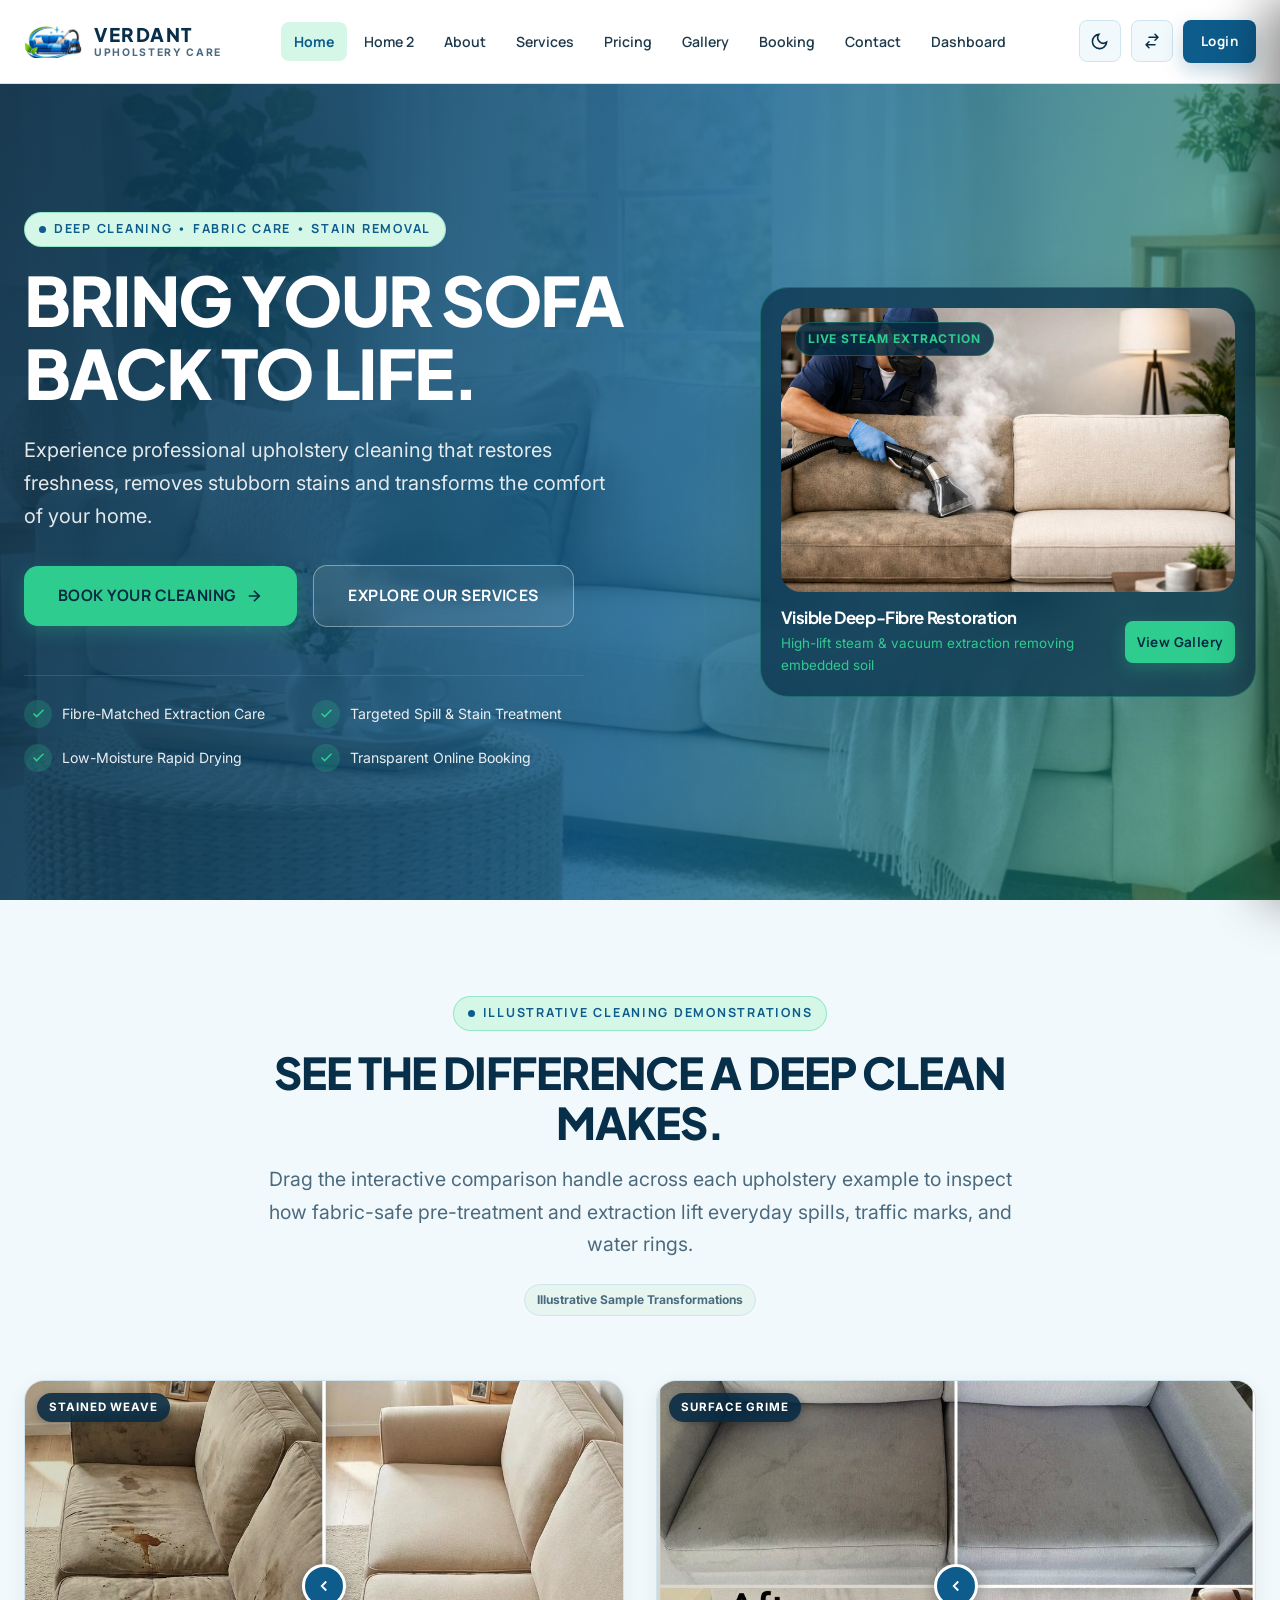
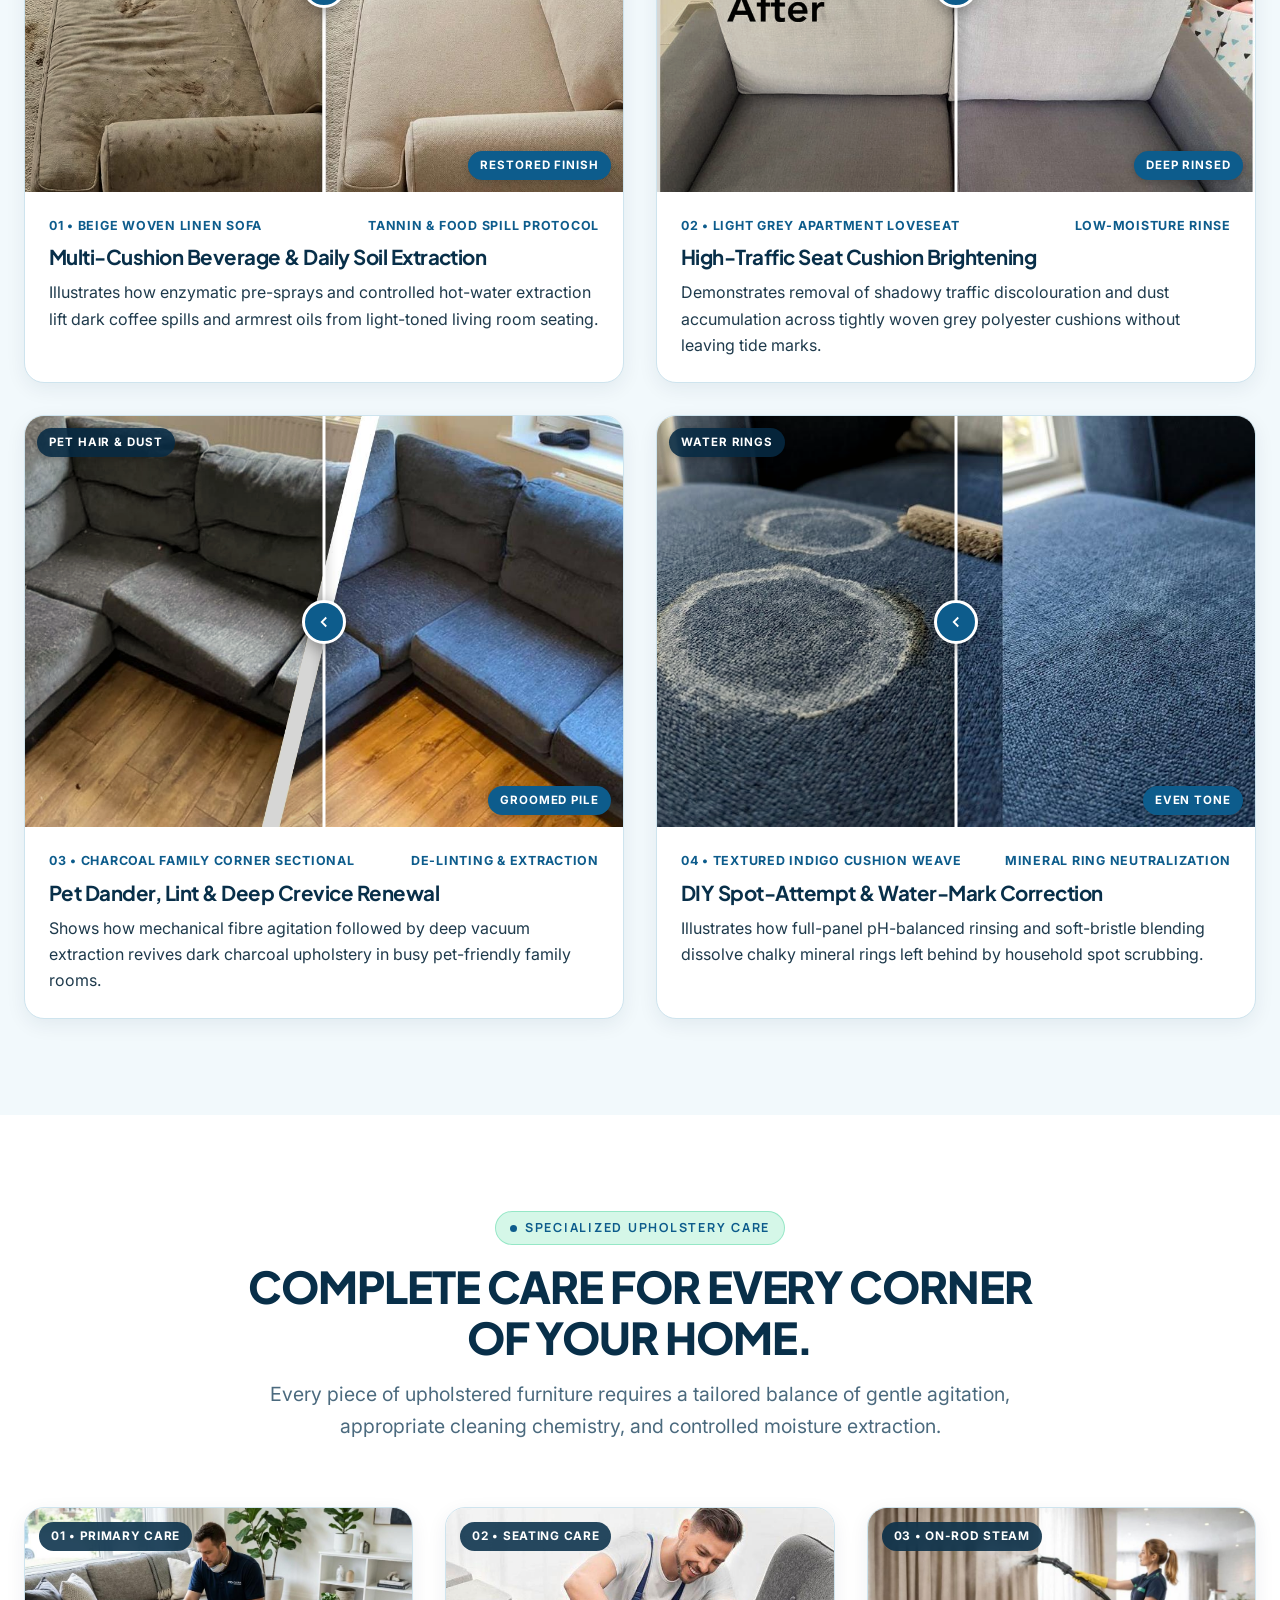
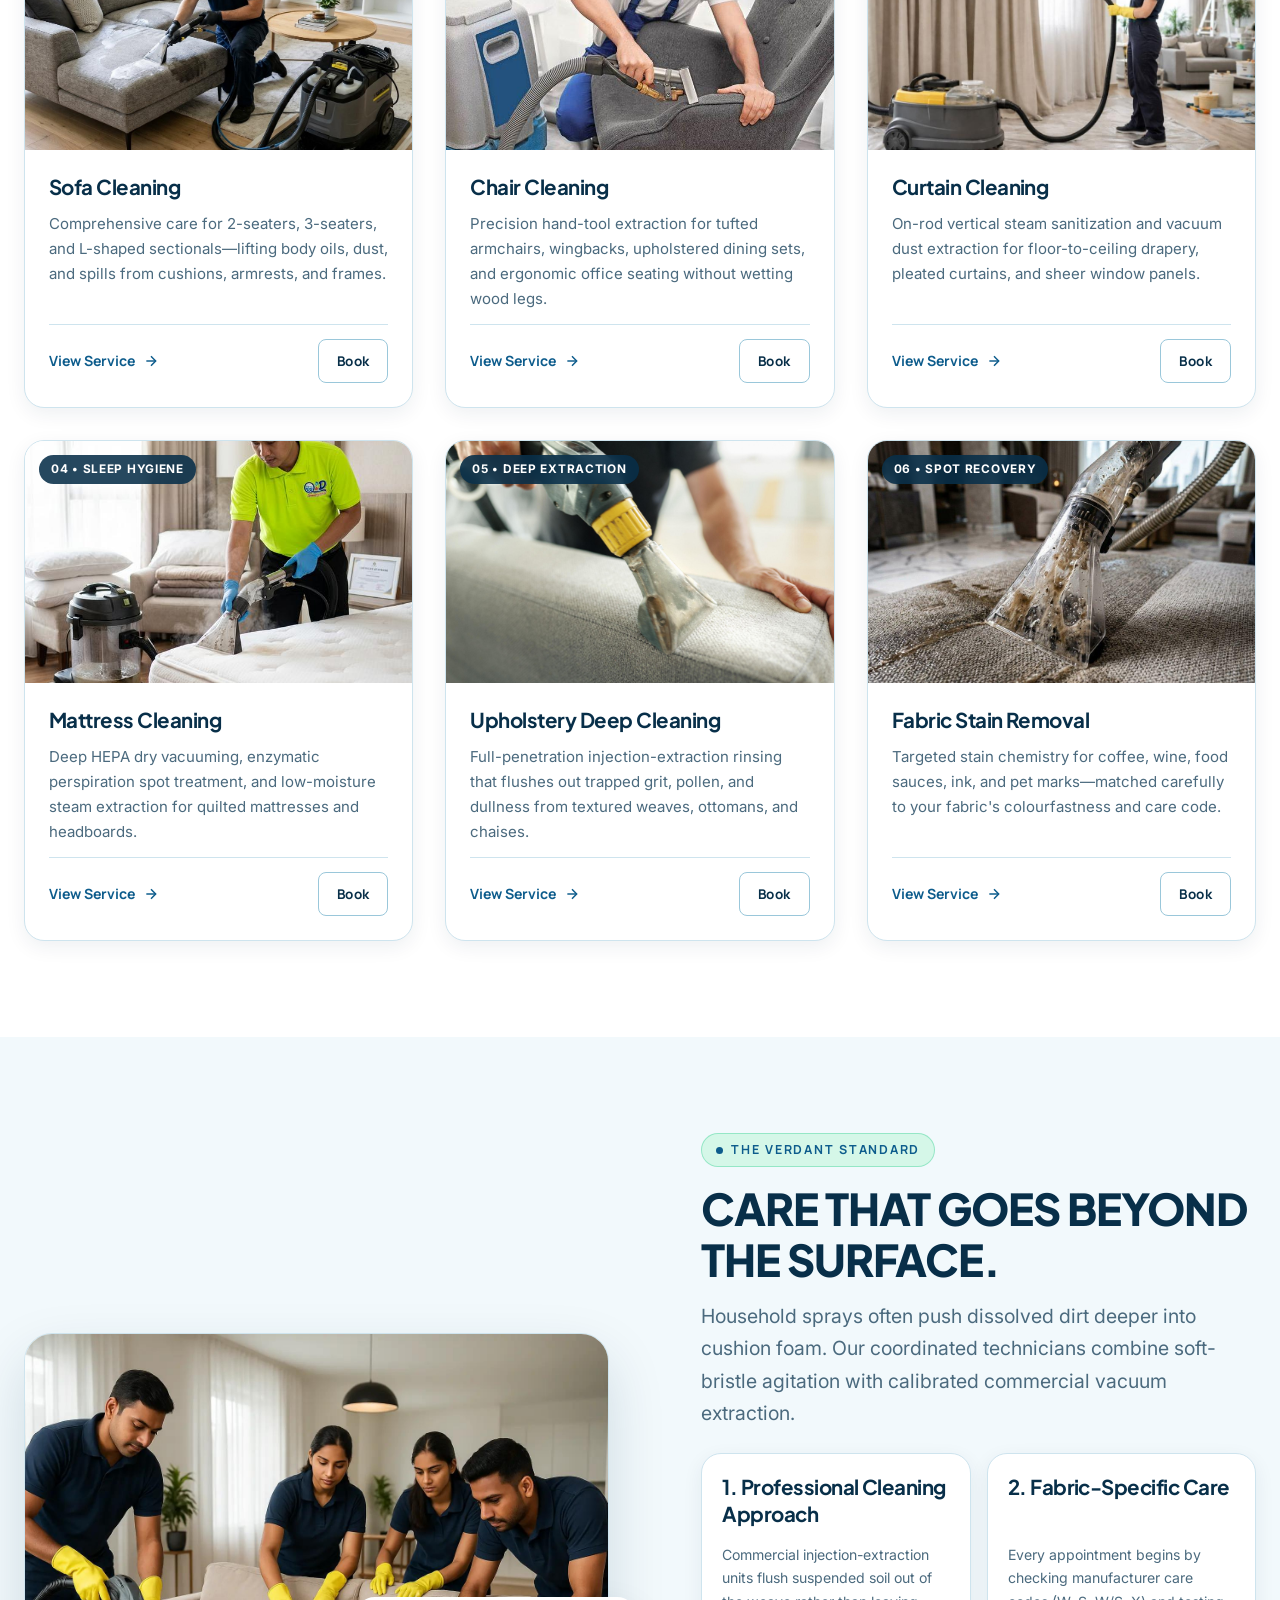
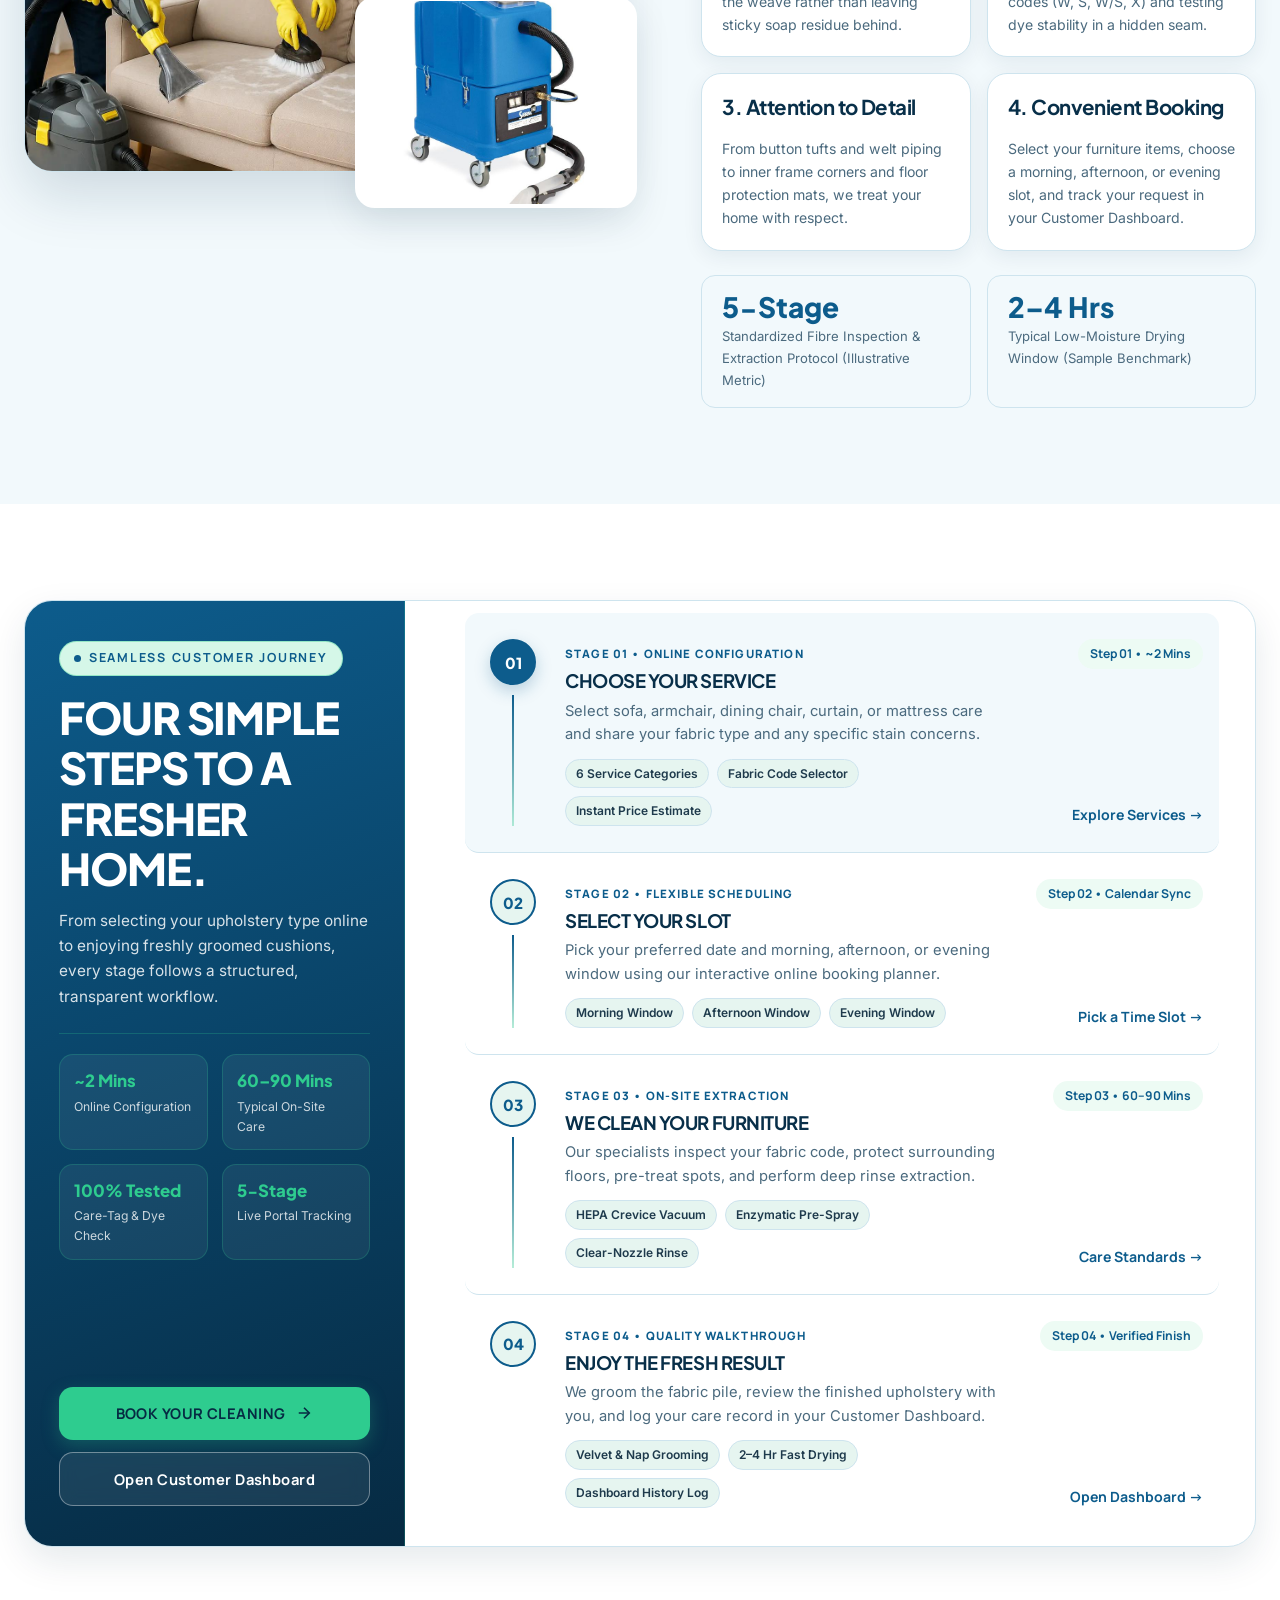
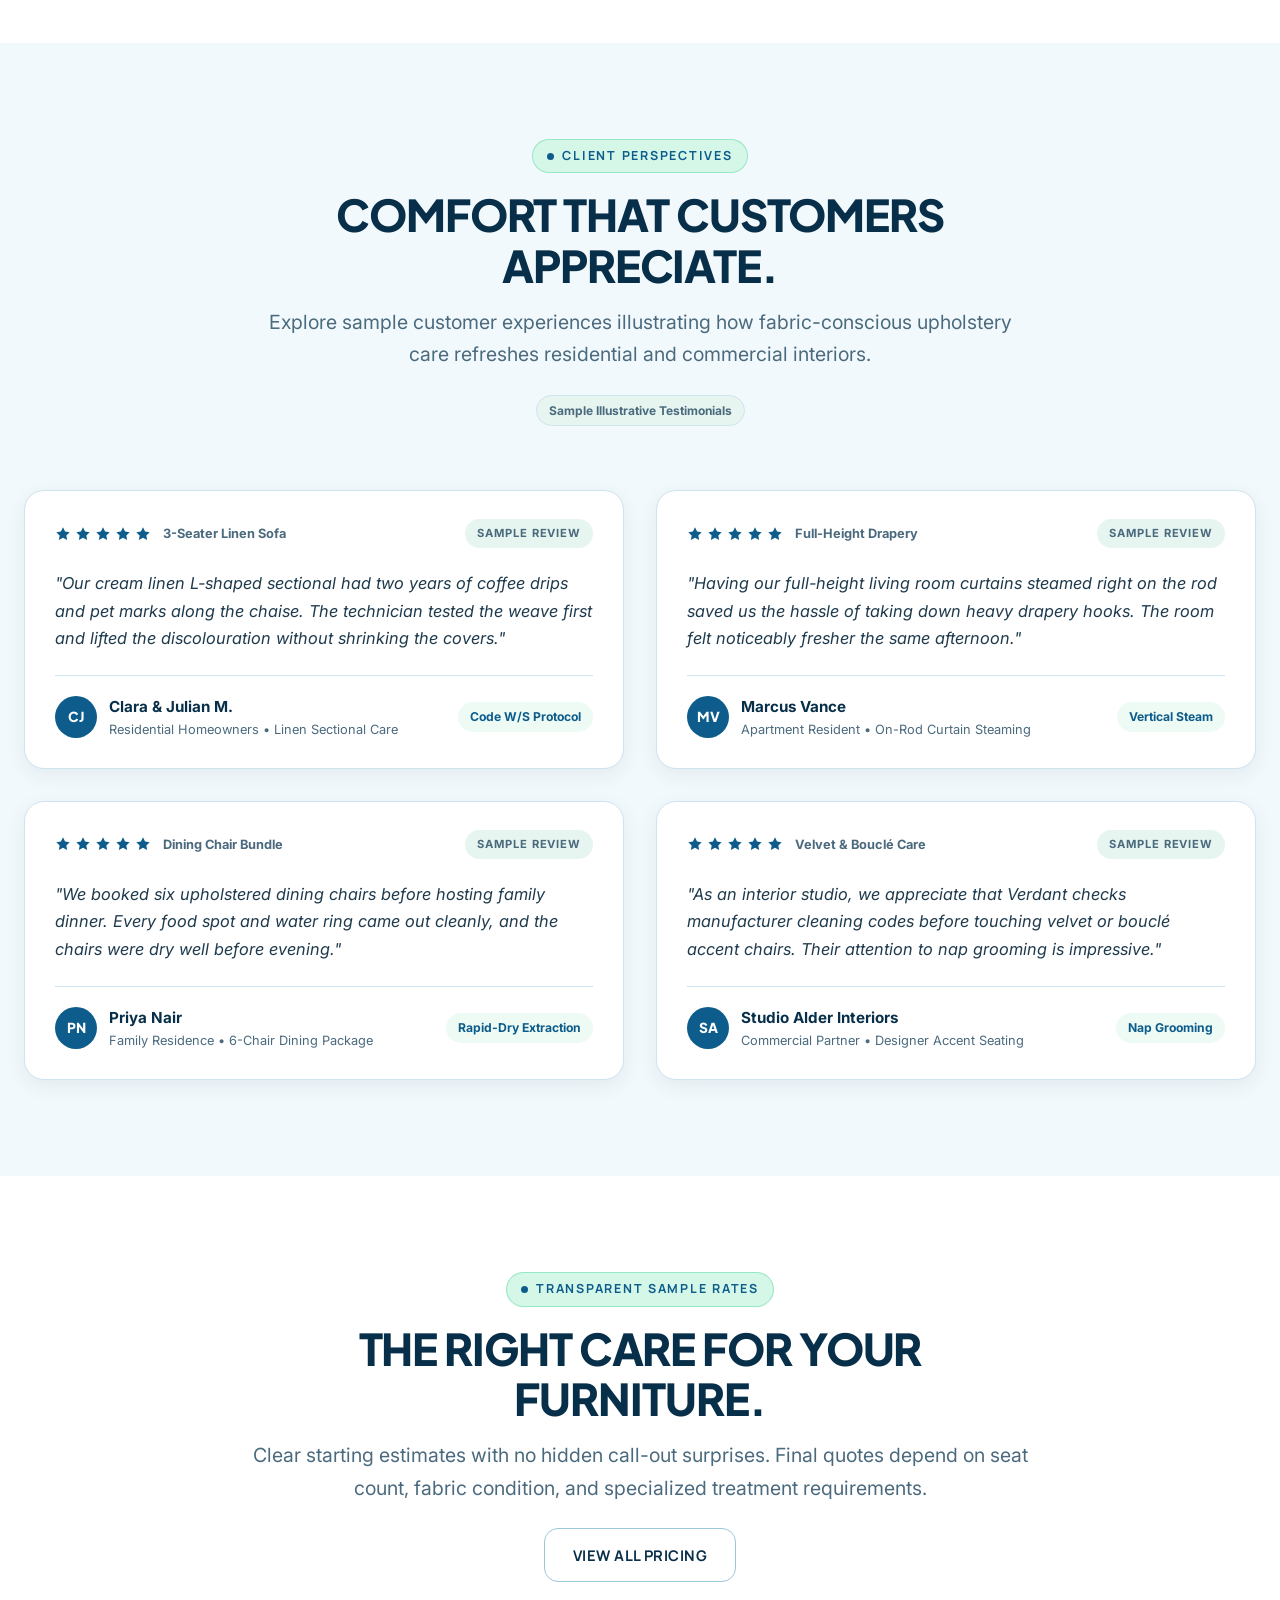
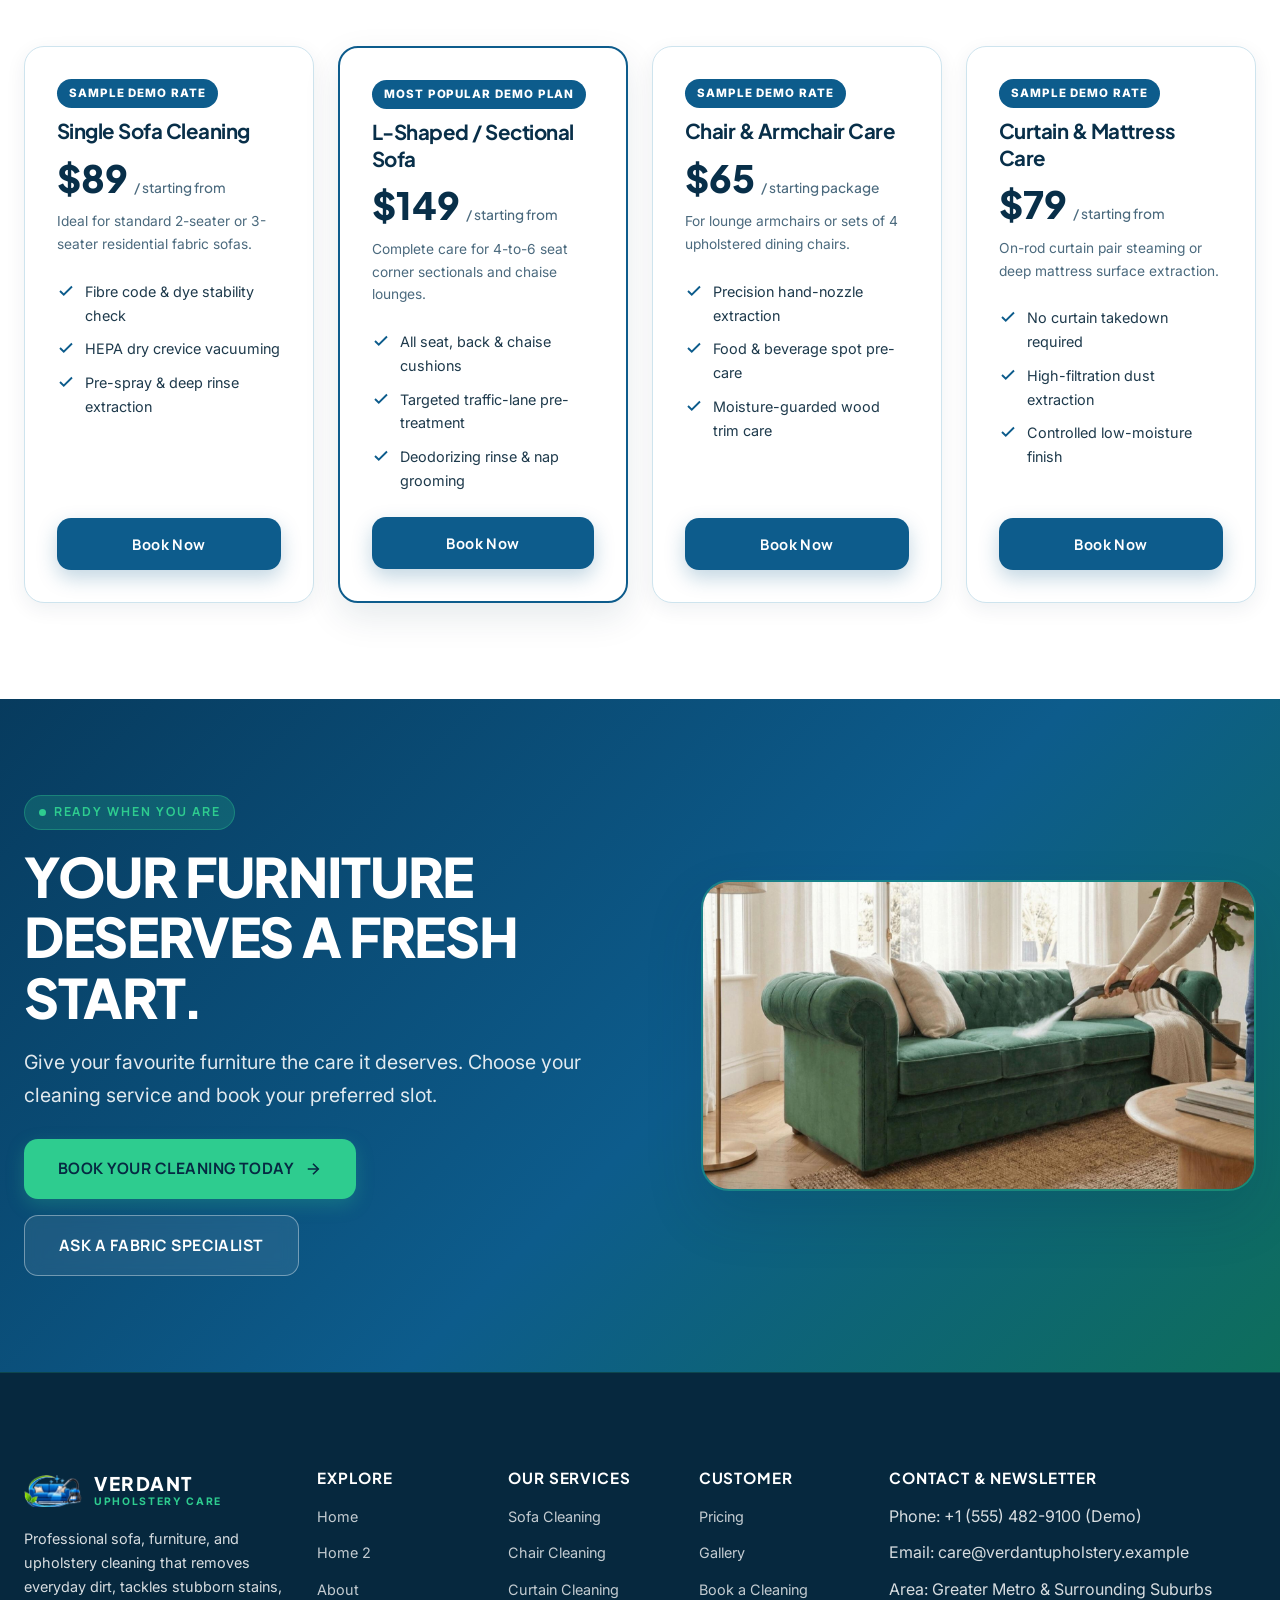
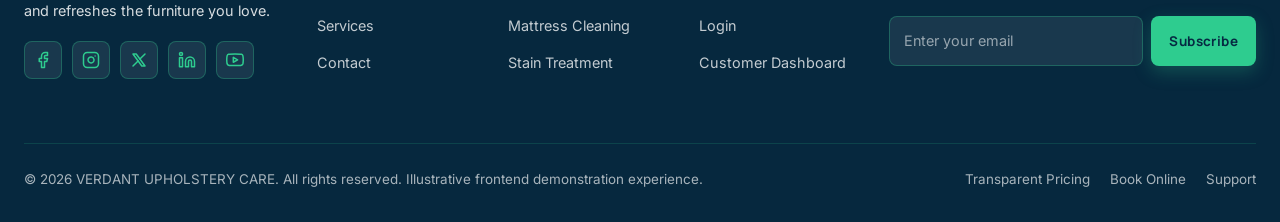
<file: index.html>
<!DOCTYPE html>
<html lang="en" data-theme="light">

<head>
  <meta charset="UTF-8">
  <meta name="viewport" content="width=device-width, initial-scale=1.0">
  <title>VERDANT Upholstery Care | Premium Sofa &amp; Upholstery Cleaning Service</title>
  <meta name="description"
    content="Bring your furniture back to life. Professional sofa, chair, curtain, and mattress upholstery cleaning that removes everyday dirt, tackles stubborn stains, and refreshes your home.">
  <meta property="og:title" content="VERDANT Upholstery Care — Bring Your Furniture Back to Life">
  <meta property="og:description"
    content="Professional upholstery cleaning that restores freshness, removes stubborn stains, and transforms the comfort of your home.">
  <meta property="og:type" content="website">
  <link rel="icon" type="image/png" href="images/logo.png">
  <link rel="stylesheet" href="assets/css/style.css">
</head>

<body>

  <!-- ==================== GLOBAL STICKY NAVBAR ==================== -->
  <header class="site-header">
    <div class="container navbar">
      <a href="index.html" class="brand-logo" aria-label="Verdant Upholstery Care Home">
        <span class="brand-logo__mark" aria-hidden="true">
          <img src="images/logo.png" alt="Verdant Upholstery Care Logo" width="58" height="42">
        </span>
        <span class="brand-logo__text">
          <span class="brand-logo__name">VERDANT</span>
          <span class="brand-logo__sub">UPHOLSTERY CARE</span>
        </span>
      </a>

      <nav class="nav-menu" aria-label="Primary Navigation">
        <a href="index.html" class="nav-link is-active">Home</a>
        <a href="home-2.html" class="nav-link">Home 2</a>
        <a href="about.html" class="nav-link">About</a>
        <a href="services.html" class="nav-link">Services</a>
        <a href="pricing.html" class="nav-link">Pricing</a>
        <a href="gallery.html" class="nav-link">Gallery</a>
        <a href="booking.html" class="nav-link">Booking</a>
        <a href="contact.html" class="nav-link">Contact</a>
        <a href="dashboard.html" class="nav-link">Dashboard</a>
      </nav>

      <div class="nav-actions">
        <button type="button" class="theme-toggle" data-theme-toggle aria-label="Toggle Light and Dark Theme">
          <svg class="icon-moon" viewBox="0 0 24 24" fill="none" stroke="currentColor" stroke-width="2">
            <path d="M21 12.79A9 9 0 1 1 11.21 3 7 7 0 0 0 21 12.79z" />
          </svg>
          <svg class="icon-sun" viewBox="0 0 24 24" fill="none" stroke="currentColor" stroke-width="2">
            <circle cx="12" cy="12" r="5" />
            <line x1="12" y1="1" x2="12" y2="3" />
            <line x1="12" y1="21" x2="12" y2="23" />
            <line x1="4.22" y1="4.22" x2="5.64" y2="5.64" />
            <line x1="18.36" y1="18.36" x2="19.78" y2="19.78" />
            <line x1="1" y1="12" x2="3" y2="12" />
            <line x1="21" y1="12" x2="23" y2="12" />
            <line x1="4.22" y1="19.78" x2="5.64" y2="18.36" />
            <line x1="18.36" y1="5.64" x2="19.78" y2="4.22" />
          </svg>
        </button>
        <button type="button" class="rtl-toggle-btn" data-rtl-toggle aria-label="Toggle Direction"
          title="Toggle RTL / LTR Direction">
          <svg viewBox="0 0 24 24" width="18" height="18" fill="none" stroke="currentColor" stroke-width="2"
            stroke-linecap="round" stroke-linejoin="round" aria-hidden="true">
            <path d="M8 7h12m0 0l-4-4m4 4l-4 4" />
            <path d="M16 17H4m0 0l4 4m-4-4l4-4" />
          </svg>
        </button>
        <a href="login.html" class="btn btn--primary btn--sm btn--nav-cta">Login</a>
        <button type="button" class="hamburger-btn" data-drawer-open aria-label="Open Navigation Menu">
          <svg viewBox="0 0 24 24" width="22" height="22" fill="none" stroke="currentColor" stroke-width="2.2">
            <line x1="3" y1="6" x2="21" y2="6" />
            <line x1="3" y1="12" x2="21" y2="12" />
            <line x1="3" y1="18" x2="21" y2="18" />
          </svg>
        </button>
      </div>
    </div>
  </header>

  <!-- ==================== MOBILE NAVIGATION DRAWER ==================== -->
  <div class="mobile-drawer-backdrop" aria-hidden="true"></div>
  <aside class="mobile-drawer" aria-label="Mobile Navigation Drawer" aria-hidden="true">
    <div class="mobile-drawer__header">
      <a href="index.html" class="brand-logo">
        <span class="brand-logo__mark">
          <img src="images/logo.png" alt="Verdant Upholstery Care Logo" width="58" height="42">
        </span>
        <span class="brand-logo__text">
          <span class="brand-logo__name">VERDANT</span>
          <span class="brand-logo__sub">UPHOLSTERY CARE</span>
        </span>
      </a>
      <button type="button" class="drawer-close-btn" data-drawer-close aria-label="Close Navigation Drawer">
        <svg viewBox="0 0 24 24" width="20" height="20" fill="none" stroke="currentColor" stroke-width="2.2">
          <line x1="18" y1="6" x2="6" y2="18" />
          <line x1="6" y1="6" x2="18" y2="18" />
        </svg>
      </button>
    </div>
    <div class="mobile-drawer__body">
      <nav class="drawer-nav-list" aria-label="Drawer Links">
        <a href="index.html" class="drawer-nav-link is-active">Home</a>
        <a href="home-2.html" class="drawer-nav-link">Home 2</a>
        <a href="about.html" class="drawer-nav-link">About</a>
        <a href="services.html" class="drawer-nav-link">Services</a>
        <a href="pricing.html" class="drawer-nav-link">Pricing</a>
        <a href="gallery.html" class="drawer-nav-link">Gallery</a>
        <a href="booking.html" class="drawer-nav-link">Booking</a>
        <a href="contact.html" class="drawer-nav-link">Contact</a>
        <a href="dashboard.html" class="drawer-nav-link">Dashboard</a>
      </nav>
    </div>
    <div class="mobile-drawer__footer">
      <div class="drawer-toggles-row">
        <button type="button" class="theme-toggle" data-theme-toggle aria-label="Toggle Light and Dark Theme">
          <svg class="icon-moon" viewBox="0 0 24 24" fill="none" stroke="currentColor" stroke-width="2">
            <path d="M21 12.79A9 9 0 1 1 11.21 3 7 7 0 0 0 21 12.79z" />
          </svg>
          <svg class="icon-sun" viewBox="0 0 24 24" fill="none" stroke="currentColor" stroke-width="2">
            <circle cx="12" cy="12" r="5" />
            <line x1="12" y1="1" x2="12" y2="3" />
            <line x1="12" y1="21" x2="12" y2="23" />
          </svg>
        </button>
        <button type="button" class="rtl-toggle-btn" data-rtl-toggle aria-label="Toggle Direction" title="Toggle RTL / LTR Direction">
          <svg viewBox="0 0 24 24" width="18" height="18" fill="none" stroke="currentColor" stroke-width="2" stroke-linecap="round" stroke-linejoin="round" aria-hidden="true">
            <path d="M8 7h12m0 0l-4-4m4 4l-4 4" />
            <path d="M16 17H4m0 0l4 4m-4-4l4-4" />
          </svg>
        </button>
      </div>
      <a href="login.html" class="btn btn--primary drawer-login-btn">Login</a>
    </div>
  </aside>

  <main>
    <!-- ==================== SECTION 01 — IMMERSIVE HERO ==================== -->
    <section class="hero-cinematic" aria-label="Hero Banner">
      <div class="hero-cinematic__bg">
        <img src="images/image-30.png"
          alt="Sunlit modern white living room with a luxurious cream fabric sofa, sage green throw pillow, fresh indoor plants and woven coffee table"
          width="1600" height="900">
      </div>
      <div class="hero-cinematic__overlay"></div>

      <div class="container hero-cinematic__grid">
        <div class="hero-cinematic__content reveal">
          <span class="eyebrow">Deep Cleaning • Fabric Care • Stain Removal</span>
          <h1 class="display-xl">BRING YOUR SOFA BACK TO LIFE.</h1>
          <p>Experience professional upholstery cleaning that restores freshness, removes stubborn stains and transforms
            the comfort of your home.</p>
          <div class="hero-cta-group">
            <a href="booking.html" class="btn btn--sage btn--lg">
              <span>BOOK YOUR CLEANING</span>
              <svg viewBox="0 0 24 24" fill="none" stroke="currentColor" stroke-width="2.2">
                <line x1="5" y1="12" x2="19" y2="12" />
                <polyline points="12 5 19 12 12 19" />
              </svg>
            </a>
            <a href="services.html" class="btn btn--outline-light btn--lg">EXPLORE OUR SERVICES</a>
          </div>
          <div class="hero-trust-strip">
            <div class="hero-trust-item">
              <span class="hero-trust-item__dot">
                <svg viewBox="0 0 24 24" width="15" height="15" fill="none" stroke="currentColor" stroke-width="2.5">
                  <polyline points="20 6 9 17 4 12" />
                </svg>
              </span>
              <span>Fibre-Matched Extraction Care</span>
            </div>
            <div class="hero-trust-item">
              <span class="hero-trust-item__dot">
                <svg viewBox="0 0 24 24" width="15" height="15" fill="none" stroke="currentColor" stroke-width="2.5">
                  <polyline points="20 6 9 17 4 12" />
                </svg>
              </span>
              <span>Targeted Spill &amp; Stain Treatment</span>
            </div>
            <div class="hero-trust-item">
              <span class="hero-trust-item__dot">
                <svg viewBox="0 0 24 24" width="15" height="15" fill="none" stroke="currentColor" stroke-width="2.5">
                  <polyline points="20 6 9 17 4 12" />
                </svg>
              </span>
              <span>Low-Moisture Rapid Drying</span>
            </div>
            <div class="hero-trust-item">
              <span class="hero-trust-item__dot">
                <svg viewBox="0 0 24 24" width="15" height="15" fill="none" stroke="currentColor" stroke-width="2.5">
                  <polyline points="20 6 9 17 4 12" />
                </svg>
              </span>
              <span>Transparent Online Booking</span>
            </div>
          </div>
        </div>

        <div class="hero-showcase-card reveal" data-tilt>
          <div class="hero-showcase-card__img-wrap">
            <img src="images/image-1.png"
              alt="Uniformed upholstery specialist using a high-temperature steam extraction nozzle to transform a heavily soiled sofa cushion into fresh cream fabric"
              width="1536" height="1024">
            <span class="hero-showcase-badge">Live Steam Extraction</span>
          </div>
          <div class="hero-showcase-card__meta">
            <div>
              <h3>Visible Deep-Fibre Restoration</h3>
              <p>High-lift steam &amp; vacuum extraction removing embedded soil</p>
            </div>
            <a href="gallery.html" class="btn btn--sage btn--sm">View Gallery</a>
          </div>
        </div>
      </div>
    </section>

    <!-- ==================== SECTION 02 — BEFORE & AFTER TRANSFORMATION ==================== -->
    <section class="section section--surface" id="transformations">
      <div class="container">
        <div class="section-header section-header--split reveal">
          <div class="section-header__text">
            <span class="eyebrow">Illustrative Cleaning Demonstrations</span>
            <h2 class="heading-lg">SEE THE DIFFERENCE A DEEP CLEAN MAKES.</h2>
            <p class="lead">Drag the interactive comparison handle across each upholstery example to inspect how
              fabric-safe pre-treatment and extraction lift everyday spills, traffic marks, and water rings.</p>
          </div>
          <div>
            <span class="badge-demo">Illustrative Sample Transformations</span>
          </div>
        </div>

        <!-- Strict 4-Item Even Grid -->
        <div class="grid-2">
          <!-- Transformation 01 (image-3.png) -->
          <article class="ba-card reveal">
            <div class="ba-slider" style="--pos: 50%;">
              <img class="ba-slider__img" src="images/image-3.png"
                alt="Side-by-side comparison of a beige linen living room sofa with dark coffee and food stains on the left and clean restored cushions on the right"
                loading="lazy" width="1024" height="1024">
              <div class="ba-slider__before-layer" aria-hidden="true"></div>
              <div class="ba-slider__divider"></div>
              <div class="ba-slider__handle" aria-hidden="true">
                <svg viewBox="0 0 24 24" width="18" height="18" fill="none" stroke="currentColor" stroke-width="2.4">
                  <polyline points="15 18 9 12 15 6" />
                </svg>
              </div>
              <span class="ba-slider__tag ba-slider__tag--left">Stained Weave</span>
              <span class="ba-slider__tag ba-slider__tag--right">Restored Finish</span>
              <input type="range" class="ba-slider__range" min="5" max="95" value="50"
                aria-label="Compare stained beige sofa before and after cleaning">
            </div>
            <div class="ba-card__body">
              <div class="ba-card__meta">
                <span>01 • Beige Woven Linen Sofa</span>
                <span>Tannin &amp; Food Spill Protocol</span>
              </div>
              <h3 class="heading-sm">Multi-Cushion Beverage &amp; Daily Soil Extraction</h3>
              <p>Illustrates how enzymatic pre-sprays and controlled hot-water extraction lift dark coffee spills and
                armrest oils from light-toned living room seating.</p>
            </div>
          </article>

          <!-- Transformation 02 (image-6.png) -->
          <article class="ba-card reveal">
            <div class="ba-slider" style="--pos: 50%;">
              <img class="ba-slider__img" src="images/image-6.png"
                alt="Before and after comparison of a light grey two-seater sofa with soiled seat cushions on top and freshly cleaned cushions on bottom"
                loading="lazy" width="1024" height="1024">
              <div class="ba-slider__before-layer" aria-hidden="true"></div>
              <div class="ba-slider__divider"></div>
              <div class="ba-slider__handle" aria-hidden="true">
                <svg viewBox="0 0 24 24" width="18" height="18" fill="none" stroke="currentColor" stroke-width="2.4">
                  <polyline points="15 18 9 12 15 6" />
                </svg>
              </div>
              <span class="ba-slider__tag ba-slider__tag--left">Surface Grime</span>
              <span class="ba-slider__tag ba-slider__tag--right">Deep Rinsed</span>
              <input type="range" class="ba-slider__range" min="5" max="95" value="50"
                aria-label="Compare light grey loveseat before and after cleaning">
            </div>
            <div class="ba-card__body">
              <div class="ba-card__meta">
                <span>02 • Light Grey Apartment Loveseat</span>
                <span>Low-Moisture Rinse</span>
              </div>
              <h3 class="heading-sm">High-Traffic Seat Cushion Brightening</h3>
              <p>Demonstrates removal of shadowy traffic discolouration and dust accumulation across tightly woven grey
                polyester cushions without leaving tide marks.</p>
            </div>
          </article>

          <!-- Transformation 03 (image-33.png) -->
          <article class="ba-card reveal">
            <div class="ba-slider" style="--pos: 50%;">
              <img class="ba-slider__img" src="images/image-33.png"
                alt="Diagonal split comparison of a dark charcoal corner sectional sofa covered in lint and pet hair on the left and deep-cleaned charcoal fabric on the right"
                loading="lazy" width="1280" height="720">
              <div class="ba-slider__before-layer" aria-hidden="true"></div>
              <div class="ba-slider__divider"></div>
              <div class="ba-slider__handle" aria-hidden="true">
                <svg viewBox="0 0 24 24" width="18" height="18" fill="none" stroke="currentColor" stroke-width="2.4">
                  <polyline points="15 18 9 12 15 6" />
                </svg>
              </div>
              <span class="ba-slider__tag ba-slider__tag--left">Pet Hair &amp; Dust</span>
              <span class="ba-slider__tag ba-slider__tag--right">Groomed Pile</span>
              <input type="range" class="ba-slider__range" min="5" max="95" value="50"
                aria-label="Compare charcoal corner sectional before and after cleaning">
            </div>
            <div class="ba-card__body">
              <div class="ba-card__meta">
                <span>03 • Charcoal Family Corner Sectional</span>
                <span>De-Linting &amp; Extraction</span>
              </div>
              <h3 class="heading-sm">Pet Dander, Lint &amp; Deep Crevice Renewal</h3>
              <p>Shows how mechanical fibre agitation followed by deep vacuum extraction revives dark charcoal
                upholstery in busy pet-friendly family rooms.</p>
            </div>
          </article>

          <!-- Transformation 04 (image-36.png) -->
          <article class="ba-card reveal">
            <div class="ba-slider" style="--pos: 50%;">
              <img class="ba-slider__img" src="images/image-36.png"
                alt="Split comparison of a blue woven sofa cushion with two prominent white water rings and a wooden brush on the left and a uniform clean blue weave on the right"
                loading="lazy" width="1024" height="559">
              <div class="ba-slider__before-layer" aria-hidden="true"></div>
              <div class="ba-slider__divider"></div>
              <div class="ba-slider__handle" aria-hidden="true">
                <svg viewBox="0 0 24 24" width="18" height="18" fill="none" stroke="currentColor" stroke-width="2.4">
                  <polyline points="15 18 9 12 15 6" />
                </svg>
              </div>
              <span class="ba-slider__tag ba-slider__tag--left">Water Rings</span>
              <span class="ba-slider__tag ba-slider__tag--right">Even Tone</span>
              <input type="range" class="ba-slider__range" min="5" max="95" value="50"
                aria-label="Compare blue cushion water ring stain before and after cleaning">
            </div>
            <div class="ba-card__body">
              <div class="ba-card__meta">
                <span>04 • Textured Indigo Cushion Weave</span>
                <span>Mineral Ring Neutralization</span>
              </div>
              <h3 class="heading-sm">DIY Spot-Attempt &amp; Water-Mark Correction</h3>
              <p>Illustrates how full-panel pH-balanced rinsing and soft-bristle blending dissolve chalky mineral rings
                left behind by household spot scrubbing.</p>
            </div>
          </article>
        </div>
      </div>
    </section>

    <!-- ==================== SECTION 03 — OUR CLEANING SERVICES (6 ITEMS) ==================== -->
    <section class="section" id="services">
      <div class="container">
        <div class="section-header section-header--center reveal">
          <span class="eyebrow">Specialized Upholstery Care</span>
          <h2 class="heading-lg">COMPLETE CARE FOR EVERY CORNER OF YOUR HOME.</h2>
          <p class="lead">Every piece of upholstered furniture requires a tailored balance of gentle agitation,
            appropriate cleaning chemistry, and controlled moisture extraction.</p>
        </div>

        <!-- Strict 6-Item Even Grid (3x2 Desktop / 2x3 Tablet) -->
        <div class="grid-6">
          <!-- Service 01: Sofa Cleaning (image-2.png) -->
          <article class="service-card reveal" data-tilt>
            <div class="card-media">
              <img src="images/image-2.png"
                alt="Professional technician kneeling in a sunlit living room with indoor plants, extracting a grey L-shaped sectional sofa with a commercial Kärcher machine"
                loading="lazy" width="1024" height="1024">
              <span class="card-badge">01 • Primary Care</span>
            </div>
            <div class="card-body">
              <h3 class="heading-sm">Sofa Cleaning</h3>
              <p>Comprehensive care for 2-seaters, 3-seaters, and L-shaped sectionals—lifting body oils, dust, and
                spills from cushions, armrests, and frames.</p>
              <div class="card-footer">
                <a href="services.html#sofa-cleaning" class="card-link">
                  <span>View Service</span>
                  <svg viewBox="0 0 24 24" fill="none" stroke="currentColor" stroke-width="2.2">
                    <line x1="5" y1="12" x2="19" y2="12" />
                    <polyline points="12 5 19 12 12 19" />
                  </svg>
                </a>
                <a href="booking.html?service=Sofa%20Cleaning" class="btn btn--outline btn--sm">Book</a>
              </div>
            </div>
          </article>

          <!-- Service 02: Chair Cleaning (image-4.png) -->
          <article class="service-card reveal" data-tilt>
            <div class="card-media">
              <img src="images/image-4.png"
                alt="Smiling upholstery technician in blue overalls using a stainless steel extraction tool on a charcoal grey tufted armchair"
                loading="lazy" width="700" height="525">
              <span class="card-badge">02 • Seating Care</span>
            </div>
            <div class="card-body">
              <h3 class="heading-sm">Chair Cleaning</h3>
              <p>Precision hand-tool extraction for tufted armchairs, wingbacks, upholstered dining sets, and ergonomic
                office seating without wetting wood legs.</p>
              <div class="card-footer">
                <a href="services.html#chair-cleaning" class="card-link">
                  <span>View Service</span>
                  <svg viewBox="0 0 24 24" fill="none" stroke="currentColor" stroke-width="2.2">
                    <line x1="5" y1="12" x2="19" y2="12" />
                    <polyline points="12 5 19 12 12 19" />
                  </svg>
                </a>
                <a href="booking.html?service=Chair%20Cleaning" class="btn btn--outline btn--sm">Book</a>
              </div>
            </div>
          </article>

          <!-- Service 03: Curtain Cleaning (image-7.png) -->
          <article class="service-card reveal" data-tilt>
            <div class="card-media">
              <img src="images/image-7.png"
                alt="Female cleaning specialist in navy uniform and yellow gloves steam-cleaning full-height beige curtains on the rod in a living room"
                loading="lazy" width="900" height="600">
              <span class="card-badge">03 • On-Rod Steam</span>
            </div>
            <div class="card-body">
              <h3 class="heading-sm">Curtain Cleaning</h3>
              <p>On-rod vertical steam sanitization and vacuum dust extraction for floor-to-ceiling drapery, pleated
                curtains, and sheer window panels.</p>
              <div class="card-footer">
                <a href="services.html#curtain-mattress" class="card-link">
                  <span>View Service</span>
                  <svg viewBox="0 0 24 24" fill="none" stroke="currentColor" stroke-width="2.2">
                    <line x1="5" y1="12" x2="19" y2="12" />
                    <polyline points="12 5 19 12 12 19" />
                  </svg>
                </a>
                <a href="booking.html?service=Curtain%20Cleaning" class="btn btn--outline btn--sm">Book</a>
              </div>
            </div>
          </article>

          <!-- Service 04: Mattress Cleaning (image-16.png) -->
          <article class="service-card reveal" data-tilt>
            <div class="card-media">
              <img src="images/image-16.png"
                alt="Technician in green polo shirt and blue gloves steam-extracting a white quilted mattress with a commercial recovery tank beside the bed"
                loading="lazy" width="640" height="640">
              <span class="card-badge">04 • Sleep Hygiene</span>
            </div>
            <div class="card-body">
              <h3 class="heading-sm">Mattress Cleaning</h3>
              <p>Deep HEPA dry vacuuming, enzymatic perspiration spot treatment, and low-moisture steam extraction for
                quilted mattresses and headboards.</p>
              <div class="card-footer">
                <a href="services.html#curtain-mattress" class="card-link">
                  <span>View Service</span>
                  <svg viewBox="0 0 24 24" fill="none" stroke="currentColor" stroke-width="2.2">
                    <line x1="5" y1="12" x2="19" y2="12" />
                    <polyline points="12 5 19 12 12 19" />
                  </svg>
                </a>
                <a href="booking.html?service=Mattress%20Cleaning" class="btn btn--outline btn--sm">Book</a>
              </div>
            </div>
          </article>

          <!-- Service 05: Upholstery Deep Cleaning (image-5.png) -->
          <article class="service-card reveal" data-tilt>
            <div class="card-media">
              <img src="images/image-5.png"
                alt="Close-up macro photograph of a transparent extraction nozzle pulling moisture and embedded dirt from a grey woven sofa armrest"
                loading="lazy" width="2048" height="1366">
              <span class="card-badge">05 • Deep Extraction</span>
            </div>
            <div class="card-body">
              <h3 class="heading-sm">Upholstery Deep Cleaning</h3>
              <p>Full-penetration injection-extraction rinsing that flushes out trapped grit, pollen, and dullness from
                textured weaves, ottomans, and chaises.</p>
              <div class="card-footer">
                <a href="services.html#specialized-care" class="card-link">
                  <span>View Service</span>
                  <svg viewBox="0 0 24 24" fill="none" stroke="currentColor" stroke-width="2.2">
                    <line x1="5" y1="12" x2="19" y2="12" />
                    <polyline points="12 5 19 12 12 19" />
                  </svg>
                </a>
                <a href="booking.html?service=Upholstery%20Deep%20Cleaning" class="btn btn--outline btn--sm">Book</a>
              </div>
            </div>
          </article>

          <!-- Service 06: Fabric Stain Removal (image-23.png) -->
          <article class="service-card reveal" data-tilt>
            <div class="card-media">
              <img src="images/image-23.png"
                alt="Close-up view of a clear upholstery extraction nozzle drawing dark brown coffee and soil liquid out of a beige textured sofa cushion"
                loading="lazy" width="1024" height="1024">
              <span class="card-badge">06 • Spot Recovery</span>
            </div>
            <div class="card-body">
              <h3 class="heading-sm">Fabric Stain Removal</h3>
              <p>Targeted stain chemistry for coffee, wine, food sauces, ink, and pet marks—matched carefully to your
                fabric's colourfastness and care code.</p>
              <div class="card-footer">
                <a href="services.html#specialized-care" class="card-link">
                  <span>View Service</span>
                  <svg viewBox="0 0 24 24" fill="none" stroke="currentColor" stroke-width="2.2">
                    <line x1="5" y1="12" x2="19" y2="12" />
                    <polyline points="12 5 19 12 12 19" />
                  </svg>
                </a>
                <a href="booking.html?service=Fabric%20Stain%20Treatment" class="btn btn--outline btn--sm">Book</a>
              </div>
            </div>
          </article>
        </div>
      </div>
    </section>

    <!-- ==================== SECTION 04 — WHY CHOOSE US ==================== -->
    <section class="section section--surface" id="why-choose-us">
      <div class="container split-layout">
        <div class="visual-collage reveal">
          <div class="visual-collage__main">
            <img src="images/image-20.png"
              alt="Team of four uniformed upholstery cleaning specialists working together on a beige sofa using an extraction nozzle, soft bristle brush, and foam sponge"
              loading="lazy" width="1536" height="1024">
          </div>
          <div class="visual-collage__inset">
            <img src="images/image-9.png"
              alt="Commercial blue Sabrina Maxi upholstery injection-extraction machine on casters with professional hand wand"
              loading="lazy" width="800" height="800">
          </div>
        </div>

        <div class="reveal">
          <span class="eyebrow">The Verdant Standard</span>
          <h2 class="heading-lg">CARE THAT GOES BEYOND THE SURFACE.</h2>
          <p class="lead" style="margin-block: 16px 24px;">Household sprays often push dissolved dirt deeper into
            cushion foam. Our coordinated technicians combine soft-bristle agitation with calibrated commercial vacuum
            extraction.</p>

          <!-- 4 Benefits in an Even 2x2 Grid -->
          <div class="grid-2" style="gap: 16px;">
            <div class="feature-card" style="padding: 20px;">
              <h3 class="heading-sm" style="margin-bottom: 6px;">1. Professional Cleaning Approach</h3>
              <p style="font-size: 0.88rem; color: var(--text-muted);">Commercial injection-extraction units flush
                suspended soil out of the weave rather than leaving sticky soap residue behind.</p>
            </div>
            <div class="feature-card" style="padding: 20px;">
              <h3 class="heading-sm" style="margin-bottom: 6px;">2. Fabric-Specific Care</h3>
              <p style="font-size: 0.88rem; color: var(--text-muted);">Every appointment begins by checking manufacturer
                care codes (W, S, W/S, X) and testing dye stability in a hidden seam.</p>
            </div>
            <div class="feature-card" style="padding: 20px;">
              <h3 class="heading-sm" style="margin-bottom: 6px;">3. Attention to Detail</h3>
              <p style="font-size: 0.88rem; color: var(--text-muted);">From button tufts and welt piping to inner frame
                corners and floor protection mats, we treat your home with respect.</p>
            </div>
            <div class="feature-card" style="padding: 20px;">
              <h3 class="heading-sm" style="margin-bottom: 6px;">4. Convenient Booking</h3>
              <p style="font-size: 0.88rem; color: var(--text-muted);">Select your furniture items, choose a morning,
                afternoon, or evening slot, and track your request in your Customer Dashboard.</p>
            </div>
          </div>

          <!-- Clearly Labelled Illustrative Business Figures (Even 2-Box Strip) -->
          <div class="stat-strip">
            <div class="stat-box">
              <div class="stat-box__num">5-Stage</div>
              <div class="stat-box__label">Standardized Fibre Inspection &amp; Extraction Protocol (Illustrative Metric)
              </div>
            </div>
            <div class="stat-box">
              <div class="stat-box__num">2–4 Hrs</div>
              <div class="stat-box__label">Typical Low-Moisture Drying Window (Sample Benchmark)</div>
            </div>
          </div>
        </div>
      </div>
    </section>

    <!-- ==================== SECTION 05 — HOW OUR SERVICE WORKS ==================== -->
    <section class="section" id="how-it-works">
      <div class="container">
        <div class="journey-architecture reveal">
          <!-- Left: Sticky Editorial & Architectural Summary Console -->
          <aside class="journey-console">
            <div>
              <span class="eyebrow">Seamless Customer Journey</span>
              <h2 class="heading-lg" style="color: var(--clr-white); margin-bottom: 14px;">FOUR SIMPLE STEPS TO A
                FRESHER HOME.</h2>
              <p style="color: rgba(255,255,255,0.84); font-size: 0.96rem; line-height: 1.65; margin-bottom: 24px;">
                From selecting your upholstery type online to enjoying freshly groomed cushions, every stage follows a
                structured, transparent workflow.
              </p>

              <div class="journey-console__metrics">
                <div class="journey-console__metric">
                  <strong>~2 Mins</strong>
                  <span>Online Configuration</span>
                </div>
                <div class="journey-console__metric">
                  <strong>60–90 Mins</strong>
                  <span>Typical On-Site Care</span>
                </div>
                <div class="journey-console__metric">
                  <strong>100% Tested</strong>
                  <span>Care-Tag &amp; Dye Check</span>
                </div>
                <div class="journey-console__metric">
                  <strong>5-Stage</strong>
                  <span>Live Portal Tracking</span>
                </div>
              </div>
            </div>

            <div class="journey-console__actions">
              <a href="booking.html" class="btn btn--sage btn--full">
                <span>BOOK YOUR CLEANING</span>
                <svg viewBox="0 0 24 24" fill="none" stroke="currentColor" stroke-width="2.2">
                  <line x1="5" y1="12" x2="19" y2="12" />
                  <polyline points="12 5 19 12 12 19" />
                </svg>
              </a>
              <a href="dashboard.html" class="btn btn--outline-light btn--full">Open Customer Dashboard</a>
            </div>
          </aside>

          <!-- Right: Connected 4-Row Architectural Spine Ledger (Zero Boxy Cards) -->
          <div class="journey-ledger" role="list" aria-label="Four-Step Cleaning Process">
            <!-- Row 01 -->
            <div class="journey-ledger__row is-active" role="listitem" tabindex="0">
              <div class="journey-ledger__spine" aria-hidden="true">
                <span class="journey-ledger__node">01</span>
                <span class="journey-ledger__line"></span>
              </div>
              <div class="journey-ledger__content">
                <span class="journey-ledger__eyebrow">STAGE 01 • ONLINE CONFIGURATION</span>
                <h3 class="heading-sm">CHOOSE YOUR SERVICE</h3>
                <p>Select sofa, armchair, dining chair, curtain, or mattress care and share your fabric type and any
                  specific stain concerns.</p>
                <div class="journey-ledger__tags">
                  <span>6 Service Categories</span>
                  <span>Fabric Code Selector</span>
                  <span>Instant Price Estimate</span>
                </div>
              </div>
              <div class="journey-ledger__meta">
                <span class="journey-ledger__duration">Step 01 • ~2 Mins</span>
                <a href="services.html" class="card-link">Explore Services &rarr;</a>
              </div>
            </div>

            <!-- Row 02 -->
            <div class="journey-ledger__row" role="listitem" tabindex="0">
              <div class="journey-ledger__spine" aria-hidden="true">
                <span class="journey-ledger__node">02</span>
                <span class="journey-ledger__line"></span>
              </div>
              <div class="journey-ledger__content">
                <span class="journey-ledger__eyebrow">STAGE 02 • FLEXIBLE SCHEDULING</span>
                <h3 class="heading-sm">SELECT YOUR SLOT</h3>
                <p>Pick your preferred date and morning, afternoon, or evening window using our interactive online
                  booking planner.</p>
                <div class="journey-ledger__tags">
                  <span>Morning Window</span>
                  <span>Afternoon Window</span>
                  <span>Evening Window</span>
                </div>
              </div>
              <div class="journey-ledger__meta">
                <span class="journey-ledger__duration">Step 02 • Calendar Sync</span>
                <a href="booking.html" class="card-link">Pick a Time Slot &rarr;</a>
              </div>
            </div>

            <!-- Row 03 -->
            <div class="journey-ledger__row" role="listitem" tabindex="0">
              <div class="journey-ledger__spine" aria-hidden="true">
                <span class="journey-ledger__node">03</span>
                <span class="journey-ledger__line"></span>
              </div>
              <div class="journey-ledger__content">
                <span class="journey-ledger__eyebrow">STAGE 03 • ON-SITE EXTRACTION</span>
                <h3 class="heading-sm">WE CLEAN YOUR FURNITURE</h3>
                <p>Our specialists inspect your fabric code, protect surrounding floors, pre-treat spots, and perform
                  deep rinse extraction.</p>
                <div class="journey-ledger__tags">
                  <span>HEPA Crevice Vacuum</span>
                  <span>Enzymatic Pre-Spray</span>
                  <span>Clear-Nozzle Rinse</span>
                </div>
              </div>
              <div class="journey-ledger__meta">
                <span class="journey-ledger__duration">Step 03 • 60–90 Mins</span>
                <a href="about.html" class="card-link">Care Standards &rarr;</a>
              </div>
            </div>

            <!-- Row 04 -->
            <div class="journey-ledger__row" role="listitem" tabindex="0">
              <div class="journey-ledger__spine" aria-hidden="true">
                <span class="journey-ledger__node">04</span>
              </div>
              <div class="journey-ledger__content">
                <span class="journey-ledger__eyebrow">STAGE 04 • QUALITY WALKTHROUGH</span>
                <h3 class="heading-sm">ENJOY THE FRESH RESULT</h3>
                <p>We groom the fabric pile, review the finished upholstery with you, and log your care record in your
                  Customer Dashboard.</p>
                <div class="journey-ledger__tags">
                  <span>Velvet &amp; Nap Grooming</span>
                  <span>2–4 Hr Fast Drying</span>
                  <span>Dashboard History Log</span>
                </div>
              </div>
              <div class="journey-ledger__meta">
                <span class="journey-ledger__duration">Step 04 • Verified Finish</span>
                <a href="dashboard.html" class="card-link">Open Dashboard &rarr;</a>
              </div>
            </div>
          </div>
        </div>
      </div>
    </section>

    <!-- ==================== SECTION 06 — CUSTOMER TESTIMONIALS (4 ITEMS) ==================== -->
    <section class="section section--surface" id="testimonials">
      <div class="container">
        <div class="section-header section-header--split reveal">
          <div class="section-header__text">
            <span class="eyebrow">Client Perspectives</span>
            <h2 class="heading-lg">COMFORT THAT CUSTOMERS APPRECIATE.</h2>
            <p class="lead">Explore sample customer experiences illustrating how fabric-conscious upholstery care
              refreshes residential and commercial interiors.</p>
          </div>
          <span class="badge-demo">Sample Illustrative Testimonials</span>
        </div>

        <!-- Redesigned 2x2 Editorial Testimonial Grid (Even 4 Items) -->
        <div class="testimonial-editorial-grid">
          <!-- Review 01 -->
          <article class="testimonial-editorial-card reveal">
            <div class="testimonial-editorial-card__top">
              <div class="testimonial-editorial-card__stars" aria-label="5 out of 5 stars">
                <svg viewBox="0 0 24 24" width="16" height="16" fill="currentColor">
                  <polygon
                    points="12 2 15.09 8.26 22 9.27 17 14.14 18.18 21.02 12 17.77 5.82 21.02 7 14.14 2 9.27 8.91 8.26 12 2" />
                </svg>
                <svg viewBox="0 0 24 24" width="16" height="16" fill="currentColor">
                  <polygon
                    points="12 2 15.09 8.26 22 9.27 17 14.14 18.18 21.02 12 17.77 5.82 21.02 7 14.14 2 9.27 8.91 8.26 12 2" />
                </svg>
                <svg viewBox="0 0 24 24" width="16" height="16" fill="currentColor">
                  <polygon
                    points="12 2 15.09 8.26 22 9.27 17 14.14 18.18 21.02 12 17.77 5.82 21.02 7 14.14 2 9.27 8.91 8.26 12 2" />
                </svg>
                <svg viewBox="0 0 24 24" width="16" height="16" fill="currentColor">
                  <polygon
                    points="12 2 15.09 8.26 22 9.27 17 14.14 18.18 21.02 12 17.77 5.82 21.02 7 14.14 2 9.27 8.91 8.26 12 2" />
                </svg>
                <svg viewBox="0 0 24 24" width="16" height="16" fill="currentColor">
                  <polygon
                    points="12 2 15.09 8.26 22 9.27 17 14.14 18.18 21.02 12 17.77 5.82 21.02 7 14.14 2 9.27 8.91 8.26 12 2" />
                </svg>
                <span class="testimonial-editorial-card__service">3-Seater Linen Sofa</span>
              </div>
              <span class="sample-pill">SAMPLE REVIEW</span>
            </div>

            <blockquote class="testimonial-editorial-card__quote">
              "Our cream linen L-shaped sectional had two years of coffee drips and pet marks along the chaise. The
              technician tested the weave first and lifted the discolouration without shrinking the covers."
            </blockquote>

            <div class="testimonial-editorial-card__footer">
              <div class="testimonial-editorial-card__person">
                <span class="testimonial-editorial-card__avatar" aria-hidden="true">CJ</span>
                <div>
                  <div class="testimonial-card__name">Clara &amp; Julian M.</div>
                  <div class="testimonial-card__role">Residential Homeowners • Linen Sectional Care</div>
                </div>
              </div>
              <span class="testimonial-editorial-card__tag">Code W/S Protocol</span>
            </div>
          </article>

          <!-- Review 02 -->
          <article class="testimonial-editorial-card reveal">
            <div class="testimonial-editorial-card__top">
              <div class="testimonial-editorial-card__stars" aria-label="5 out of 5 stars">
                <svg viewBox="0 0 24 24" width="16" height="16" fill="currentColor">
                  <polygon
                    points="12 2 15.09 8.26 22 9.27 17 14.14 18.18 21.02 12 17.77 5.82 21.02 7 14.14 2 9.27 8.91 8.26 12 2" />
                </svg>
                <svg viewBox="0 0 24 24" width="16" height="16" fill="currentColor">
                  <polygon
                    points="12 2 15.09 8.26 22 9.27 17 14.14 18.18 21.02 12 17.77 5.82 21.02 7 14.14 2 9.27 8.91 8.26 12 2" />
                </svg>
                <svg viewBox="0 0 24 24" width="16" height="16" fill="currentColor">
                  <polygon
                    points="12 2 15.09 8.26 22 9.27 17 14.14 18.18 21.02 12 17.77 5.82 21.02 7 14.14 2 9.27 8.91 8.26 12 2" />
                </svg>
                <svg viewBox="0 0 24 24" width="16" height="16" fill="currentColor">
                  <polygon
                    points="12 2 15.09 8.26 22 9.27 17 14.14 18.18 21.02 12 17.77 5.82 21.02 7 14.14 2 9.27 8.91 8.26 12 2" />
                </svg>
                <svg viewBox="0 0 24 24" width="16" height="16" fill="currentColor">
                  <polygon
                    points="12 2 15.09 8.26 22 9.27 17 14.14 18.18 21.02 12 17.77 5.82 21.02 7 14.14 2 9.27 8.91 8.26 12 2" />
                </svg>
                <span class="testimonial-editorial-card__service">Full-Height Drapery</span>
              </div>
              <span class="sample-pill">SAMPLE REVIEW</span>
            </div>

            <blockquote class="testimonial-editorial-card__quote">
              "Having our full-height living room curtains steamed right on the rod saved us the hassle of taking down
              heavy drapery hooks. The room felt noticeably fresher the same afternoon."
            </blockquote>

            <div class="testimonial-editorial-card__footer">
              <div class="testimonial-editorial-card__person">
                <span class="testimonial-editorial-card__avatar" aria-hidden="true">MV</span>
                <div>
                  <div class="testimonial-card__name">Marcus Vance</div>
                  <div class="testimonial-card__role">Apartment Resident • On-Rod Curtain Steaming</div>
                </div>
              </div>
              <span class="testimonial-editorial-card__tag">Vertical Steam</span>
            </div>
          </article>

          <!-- Review 03 -->
          <article class="testimonial-editorial-card reveal">
            <div class="testimonial-editorial-card__top">
              <div class="testimonial-editorial-card__stars" aria-label="5 out of 5 stars">
                <svg viewBox="0 0 24 24" width="16" height="16" fill="currentColor">
                  <polygon
                    points="12 2 15.09 8.26 22 9.27 17 14.14 18.18 21.02 12 17.77 5.82 21.02 7 14.14 2 9.27 8.91 8.26 12 2" />
                </svg>
                <svg viewBox="0 0 24 24" width="16" height="16" fill="currentColor">
                  <polygon
                    points="12 2 15.09 8.26 22 9.27 17 14.14 18.18 21.02 12 17.77 5.82 21.02 7 14.14 2 9.27 8.91 8.26 12 2" />
                </svg>
                <svg viewBox="0 0 24 24" width="16" height="16" fill="currentColor">
                  <polygon
                    points="12 2 15.09 8.26 22 9.27 17 14.14 18.18 21.02 12 17.77 5.82 21.02 7 14.14 2 9.27 8.91 8.26 12 2" />
                </svg>
                <svg viewBox="0 0 24 24" width="16" height="16" fill="currentColor">
                  <polygon
                    points="12 2 15.09 8.26 22 9.27 17 14.14 18.18 21.02 12 17.77 5.82 21.02 7 14.14 2 9.27 8.91 8.26 12 2" />
                </svg>
                <svg viewBox="0 0 24 24" width="16" height="16" fill="currentColor">
                  <polygon
                    points="12 2 15.09 8.26 22 9.27 17 14.14 18.18 21.02 12 17.77 5.82 21.02 7 14.14 2 9.27 8.91 8.26 12 2" />
                </svg>
                <span class="testimonial-editorial-card__service">Dining Chair Bundle</span>
              </div>
              <span class="sample-pill">SAMPLE REVIEW</span>
            </div>

            <blockquote class="testimonial-editorial-card__quote">
              "We booked six upholstered dining chairs before hosting family dinner. Every food spot and water ring came
              out cleanly, and the chairs were dry well before evening."
            </blockquote>

            <div class="testimonial-editorial-card__footer">
              <div class="testimonial-editorial-card__person">
                <span class="testimonial-editorial-card__avatar" aria-hidden="true">PN</span>
                <div>
                  <div class="testimonial-card__name">Priya Nair</div>
                  <div class="testimonial-card__role">Family Residence • 6-Chair Dining Package</div>
                </div>
              </div>
              <span class="testimonial-editorial-card__tag">Rapid-Dry Extraction</span>
            </div>
          </article>

          <!-- Review 04 -->
          <article class="testimonial-editorial-card reveal">
            <div class="testimonial-editorial-card__top">
              <div class="testimonial-editorial-card__stars" aria-label="5 out of 5 stars">
                <svg viewBox="0 0 24 24" width="16" height="16" fill="currentColor">
                  <polygon
                    points="12 2 15.09 8.26 22 9.27 17 14.14 18.18 21.02 12 17.77 5.82 21.02 7 14.14 2 9.27 8.91 8.26 12 2" />
                </svg>
                <svg viewBox="0 0 24 24" width="16" height="16" fill="currentColor">
                  <polygon
                    points="12 2 15.09 8.26 22 9.27 17 14.14 18.18 21.02 12 17.77 5.82 21.02 7 14.14 2 9.27 8.91 8.26 12 2" />
                </svg>
                <svg viewBox="0 0 24 24" width="16" height="16" fill="currentColor">
                  <polygon
                    points="12 2 15.09 8.26 22 9.27 17 14.14 18.18 21.02 12 17.77 5.82 21.02 7 14.14 2 9.27 8.91 8.26 12 2" />
                </svg>
                <svg viewBox="0 0 24 24" width="16" height="16" fill="currentColor">
                  <polygon
                    points="12 2 15.09 8.26 22 9.27 17 14.14 18.18 21.02 12 17.77 5.82 21.02 7 14.14 2 9.27 8.91 8.26 12 2" />
                </svg>
                <svg viewBox="0 0 24 24" width="16" height="16" fill="currentColor">
                  <polygon
                    points="12 2 15.09 8.26 22 9.27 17 14.14 18.18 21.02 12 17.77 5.82 21.02 7 14.14 2 9.27 8.91 8.26 12 2" />
                </svg>
                <span class="testimonial-editorial-card__service">Velvet &amp; Bouclé Care</span>
              </div>
              <span class="sample-pill">SAMPLE REVIEW</span>
            </div>

            <blockquote class="testimonial-editorial-card__quote">
              "As an interior studio, we appreciate that Verdant checks manufacturer cleaning codes before touching
              velvet or bouclé accent chairs. Their attention to nap grooming is impressive."
            </blockquote>

            <div class="testimonial-editorial-card__footer">
              <div class="testimonial-editorial-card__person">
                <span class="testimonial-editorial-card__avatar" aria-hidden="true">SA</span>
                <div>
                  <div class="testimonial-card__name">Studio Alder Interiors</div>
                  <div class="testimonial-card__role">Commercial Partner • Designer Accent Seating</div>
                </div>
              </div>
              <span class="testimonial-editorial-card__tag">Nap Grooming</span>
            </div>
          </article>
        </div>
      </div>
    </section>

    <!-- ==================== SECTION 07 — PRICING PREVIEW (4 ITEMS) ==================== -->
    <section class="section" id="pricing-preview">
      <div class="container">
        <div class="section-header section-header--split reveal">
          <div class="section-header__text">
            <span class="eyebrow">Transparent Sample Rates</span>
            <h2 class="heading-lg">THE RIGHT CARE FOR YOUR FURNITURE.</h2>
            <p class="lead">Clear starting estimates with no hidden call-out surprises. Final quotes depend on seat
              count, fabric condition, and specialized treatment requirements.</p>
          </div>
          <a href="pricing.html" class="btn btn--outline">VIEW ALL PRICING</a>
        </div>

        <!-- Strict 4-Item Even Grid -->
        <div class="grid-4">
          <article class="pricing-card reveal">
            <span class="pricing-card__tag">Sample Demo Rate</span>
            <h3 class="heading-sm">Single Sofa Cleaning</h3>
            <div class="pricing-card__price">$89 <span>/ starting from</span></div>
            <p style="font-size:0.86rem;color:var(--text-muted);">Ideal for standard 2-seater or 3-seater residential
              fabric sofas.</p>
            <ul class="pricing-list">
              <li><svg viewBox="0 0 24 24" fill="none" stroke="currentColor" stroke-width="2.5">
                  <polyline points="20 6 9 17 4 12" />
                </svg><span>Fibre code &amp; dye stability check</span></li>
              <li><svg viewBox="0 0 24 24" fill="none" stroke="currentColor" stroke-width="2.5">
                  <polyline points="20 6 9 17 4 12" />
                </svg><span>HEPA dry crevice vacuuming</span></li>
              <li><svg viewBox="0 0 24 24" fill="none" stroke="currentColor" stroke-width="2.5">
                  <polyline points="20 6 9 17 4 12" />
                </svg><span>Pre-spray &amp; deep rinse extraction</span></li>
            </ul>
            <a href="booking.html?service=Sofa%20Cleaning" class="btn btn--primary btn--full">Book Now</a>
          </article>

          <article class="pricing-card pricing-card--featured reveal">
            <span class="pricing-card__tag">Most Popular Demo Plan</span>
            <h3 class="heading-sm">L-Shaped / Sectional Sofa</h3>
            <div class="pricing-card__price">$149 <span>/ starting from</span></div>
            <p style="font-size:0.86rem;color:var(--text-muted);">Complete care for 4-to-6 seat corner sectionals and
              chaise lounges.</p>
            <ul class="pricing-list">
              <li><svg viewBox="0 0 24 24" fill="none" stroke="currentColor" stroke-width="2.5">
                  <polyline points="20 6 9 17 4 12" />
                </svg><span>All seat, back &amp; chaise cushions</span></li>
              <li><svg viewBox="0 0 24 24" fill="none" stroke="currentColor" stroke-width="2.5">
                  <polyline points="20 6 9 17 4 12" />
                </svg><span>Targeted traffic-lane pre-treatment</span></li>
              <li><svg viewBox="0 0 24 24" fill="none" stroke="currentColor" stroke-width="2.5">
                  <polyline points="20 6 9 17 4 12" />
                </svg><span>Deodorizing rinse &amp; nap grooming</span></li>
            </ul>
            <a href="booking.html?service=Sofa%20Cleaning" class="btn btn--primary btn--full">Book Now</a>
          </article>

          <article class="pricing-card reveal">
            <span class="pricing-card__tag">Sample Demo Rate</span>
            <h3 class="heading-sm">Chair &amp; Armchair Care</h3>
            <div class="pricing-card__price">$65 <span>/ starting package</span></div>
            <p style="font-size:0.86rem;color:var(--text-muted);">For lounge armchairs or sets of 4 upholstered dining
              chairs.</p>
            <ul class="pricing-list">
              <li><svg viewBox="0 0 24 24" fill="none" stroke="currentColor" stroke-width="2.5">
                  <polyline points="20 6 9 17 4 12" />
                </svg><span>Precision hand-nozzle extraction</span></li>
              <li><svg viewBox="0 0 24 24" fill="none" stroke="currentColor" stroke-width="2.5">
                  <polyline points="20 6 9 17 4 12" />
                </svg><span>Food &amp; beverage spot pre-care</span></li>
              <li><svg viewBox="0 0 24 24" fill="none" stroke="currentColor" stroke-width="2.5">
                  <polyline points="20 6 9 17 4 12" />
                </svg><span>Moisture-guarded wood trim care</span></li>
            </ul>
            <a href="booking.html?service=Chair%20Cleaning" class="btn btn--primary btn--full">Book Now</a>
          </article>

          <article class="pricing-card reveal">
            <span class="pricing-card__tag">Sample Demo Rate</span>
            <h3 class="heading-sm">Curtain &amp; Mattress Care</h3>
            <div class="pricing-card__price">$79 <span>/ starting from</span></div>
            <p style="font-size:0.86rem;color:var(--text-muted);">On-rod curtain pair steaming or deep mattress surface
              extraction.</p>
            <ul class="pricing-list">
              <li><svg viewBox="0 0 24 24" fill="none" stroke="currentColor" stroke-width="2.5">
                  <polyline points="20 6 9 17 4 12" />
                </svg><span>No curtain takedown required</span></li>
              <li><svg viewBox="0 0 24 24" fill="none" stroke="currentColor" stroke-width="2.5">
                  <polyline points="20 6 9 17 4 12" />
                </svg><span>High-filtration dust extraction</span></li>
              <li><svg viewBox="0 0 24 24" fill="none" stroke="currentColor" stroke-width="2.5">
                  <polyline points="20 6 9 17 4 12" />
                </svg><span>Controlled low-moisture finish</span></li>
            </ul>
            <a href="booking.html?service=Curtain%20Cleaning" class="btn btn--primary btn--full">Book Now</a>
          </article>
        </div>
      </div>
    </section>

    <!-- ==================== SECTION 08 — FINAL BOOKING CTA ==================== -->
    <section class="section section--dark" id="final-cta">
      <div class="container split-layout">
        <div class="reveal">
          <span class="eyebrow">Ready When You Are</span>
          <h2 class="display-lg" style="margin-bottom: 18px;">YOUR FURNITURE DESERVES A FRESH START.</h2>
          <p class="lead" style="color: rgba(255,255,255,0.88); margin-bottom: 28px;">Give your favourite furniture the
            care it deserves. Choose your cleaning service and book your preferred slot.</p>
          <div class="hero-cta-group" style="margin-bottom: 0;">
            <a href="booking.html" class="btn btn--sage btn--lg">
              <span>BOOK YOUR CLEANING TODAY</span>
              <svg viewBox="0 0 24 24" fill="none" stroke="currentColor" stroke-width="2.2">
                <line x1="5" y1="12" x2="19" y2="12" />
                <polyline points="12 5 19 12 12 19" />
              </svg>
            </a>
            <button type="button" class="btn btn--outline-light btn--lg" data-open-enquiry="Booking Assistance">ASK A
              FABRIC SPECIALIST</button>
          </div>
        </div>
        <div class="reveal">
          <div
            style="border-radius: var(--radius-xl); overflow: hidden; border: 2px solid rgba(46,204,143,0.35); box-shadow: var(--shadow-lg);">
            <img src="images/image-37.png"
              alt="Luxurious emerald-green tufted Chesterfield velvet sofa in a sunlit living room being gently refreshed with a professional steam nozzle"
              loading="lazy" width="1614" height="900">
          </div>
        </div>
      </div>
    </section>
  </main>

  <!-- ==================== GLOBAL FOOTER ==================== -->
  <footer class="site-footer">
    <div class="container">
      <div class="footer-grid">
        <div class="footer-col">
          <a href="index.html" class="brand-logo" style="margin-bottom: 16px;">
            <span class="brand-logo__mark">
              <img src="images/logo.png" alt="Verdant Upholstery Care Logo" width="58" height="42">
            </span>
            <span class="brand-logo__text">
              <span class="brand-logo__name" style="color: var(--clr-white);">VERDANT</span>
              <span class="brand-logo__sub" style="color: var(--clr-sage);">UPHOLSTERY CARE</span>
            </span>
          </a>
          <p style="font-size: 0.9rem; margin-bottom: 16px;">Professional sofa, furniture, and upholstery cleaning that
            removes everyday dirt, tackles stubborn stains, and refreshes the furniture you love.</p>
                    <div class="footer-social-links" aria-label="Follow Verdant Upholstery Care">
            <a href="https://facebook.com" class="footer-social-icon" aria-label="Facebook" target="_blank" rel="noopener noreferrer">
              <svg viewBox="0 0 24 24" width="18" height="18" fill="none" stroke="currentColor" stroke-width="2" stroke-linecap="round" stroke-linejoin="round"><path d="M18 2h-3a5 5 0 0 0-5 5v3H7v4h3v8h4v-8h3l1-4h-4V7a1 1 0 0 1 1-1h3z"/></svg>
            </a>
            <a href="https://instagram.com" class="footer-social-icon" aria-label="Instagram" target="_blank" rel="noopener noreferrer">
              <svg viewBox="0 0 24 24" width="18" height="18" fill="none" stroke="currentColor" stroke-width="2" stroke-linecap="round" stroke-linejoin="round"><rect x="2" y="2" width="20" height="20" rx="5" ry="5"/><path d="M16 11.37A4 4 0 1 1 12.63 8 4 4 0 0 1 16 11.37z"/><line x1="17.5" y1="6.5" x2="17.51" y2="6.5"/></svg>
            </a>
            <a href="https://twitter.com" class="footer-social-icon" aria-label="X (Twitter)" target="_blank" rel="noopener noreferrer">
              <svg viewBox="0 0 24 24" width="18" height="18" fill="none" stroke="currentColor" stroke-width="2" stroke-linecap="round" stroke-linejoin="round"><path d="M4 4l11.733 16h4.267l-11.733 -16z"/><path d="M4 20l6.768 -6.768m2.46 -2.46l6.772 -6.772"/></svg>
            </a>
            <a href="https://linkedin.com" class="footer-social-icon" aria-label="LinkedIn" target="_blank" rel="noopener noreferrer">
              <svg viewBox="0 0 24 24" width="18" height="18" fill="none" stroke="currentColor" stroke-width="2" stroke-linecap="round" stroke-linejoin="round"><path d="M16 8a6 6 0 0 1 6 6v7h-4v-7a2 2 0 0 0-2-2 2 2 0 0 0-2 2v7h-4v-7a6 6 0 0 1 6-6z"/><rect x="2" y="9" width="4" height="12"/><circle cx="4" cy="4" r="2"/></svg>
            </a>
            <a href="https://youtube.com" class="footer-social-icon" aria-label="YouTube" target="_blank" rel="noopener noreferrer">
              <svg viewBox="0 0 24 24" width="18" height="18" fill="none" stroke="currentColor" stroke-width="2" stroke-linecap="round" stroke-linejoin="round"><path d="M22.54 6.42a2.78 2.78 0 0 0-1.94-2C18.88 4 12 4 12 4s-6.88 0-8.6.46a2.78 2.78 0 0 0-1.94 2A29 29 0 0 0 1 11.75a29 29 0 0 0 .46 5.33A2.78 2.78 0 0 0 3.4 19c1.72.46 8.6.46 8.6.46s6.88 0 8.6-.46a2.78 2.78 0 0 0 1.94-2 29 29 0 0 0 .46-5.25 29 29 0 0 0-.46-5.33z"/><polygon points="9.75 15.02 15.5 11.75 9.75 8.48 9.75 15.02"/></svg>
            </a>
          </div>
        </div>

        <div class="footer-col">
          <h4>EXPLORE</h4>
          <ul class="footer-links">
            <li><a href="index.html">Home</a></li>
            <li><a href="home-2.html">Home 2</a></li>
            <li><a href="about.html">About</a></li>
            <li><a href="services.html">Services</a></li>
            <li><a href="contact.html">Contact</a></li>
          </ul>
        </div>

        <div class="footer-col">
          <h4>OUR SERVICES</h4>
          <ul class="footer-links">
            <li><a href="services.html#sofa-cleaning">Sofa Cleaning</a></li>
            <li><a href="services.html#chair-cleaning">Chair Cleaning</a></li>
            <li><a href="services.html#curtain-mattress">Curtain Cleaning</a></li>
            <li><a href="services.html#curtain-mattress">Mattress Cleaning</a></li>
            <li><a href="services.html#specialized-care">Stain Treatment</a></li>
          </ul>
        </div>

        <div class="footer-col">
          <h4>CUSTOMER</h4>
          <ul class="footer-links">
            <li><a href="pricing.html">Pricing</a></li>
            <li><a href="gallery.html">Gallery</a></li>
            <li><a href="booking.html">Book a Cleaning</a></li>
            <li><a href="login.html">Login</a></li>
            <li><a href="dashboard.html">Customer Dashboard</a></li>
          </ul>
        </div>

        <div class="footer-col">
          <h4>CONTACT &amp; NEWSLETTER</h4>
          <ul class="footer-links" style="margin-bottom: 14px;">
            <li>Phone: +1 (555) 482-9100 (Demo)</li>
            <li>Email: care@verdantupholstery.example</li>
            <li>Area: Greater Metro &amp; Surrounding Suburbs</li>
          </ul>
          <form class="newsletter-form" aria-label="Newsletter Subscription">
            <input type="email" class="newsletter-input" placeholder="Enter your email" required
              aria-label="Email address">
            <button type="submit" class="btn btn--sage btn--sm">Subscribe</button>
          </form>
        </div>
      </div>

      <div class="footer-bottom">
        <p>&copy; 2026 VERDANT UPHOLSTERY CARE. All rights reserved. Illustrative frontend demonstration experience.</p>
        <div style="display: flex; gap: 20px;">
          <a href="pricing.html">Transparent Pricing</a>
          <a href="booking.html">Book Online</a>
          <a href="contact.html">Support</a>
        </div>
      </div>
    </div>
  </footer>

  <button type="button" class="back-to-top" aria-label="Back to top">
    <svg viewBox="0 0 24 24" width="20" height="20" fill="none" stroke="currentColor" stroke-width="2.4">
      <polyline points="18 15 12 9 6 15" />
    </svg>
  </button>

  <script src="assets/js/main.js"></script>
</body>

</html>
</file>
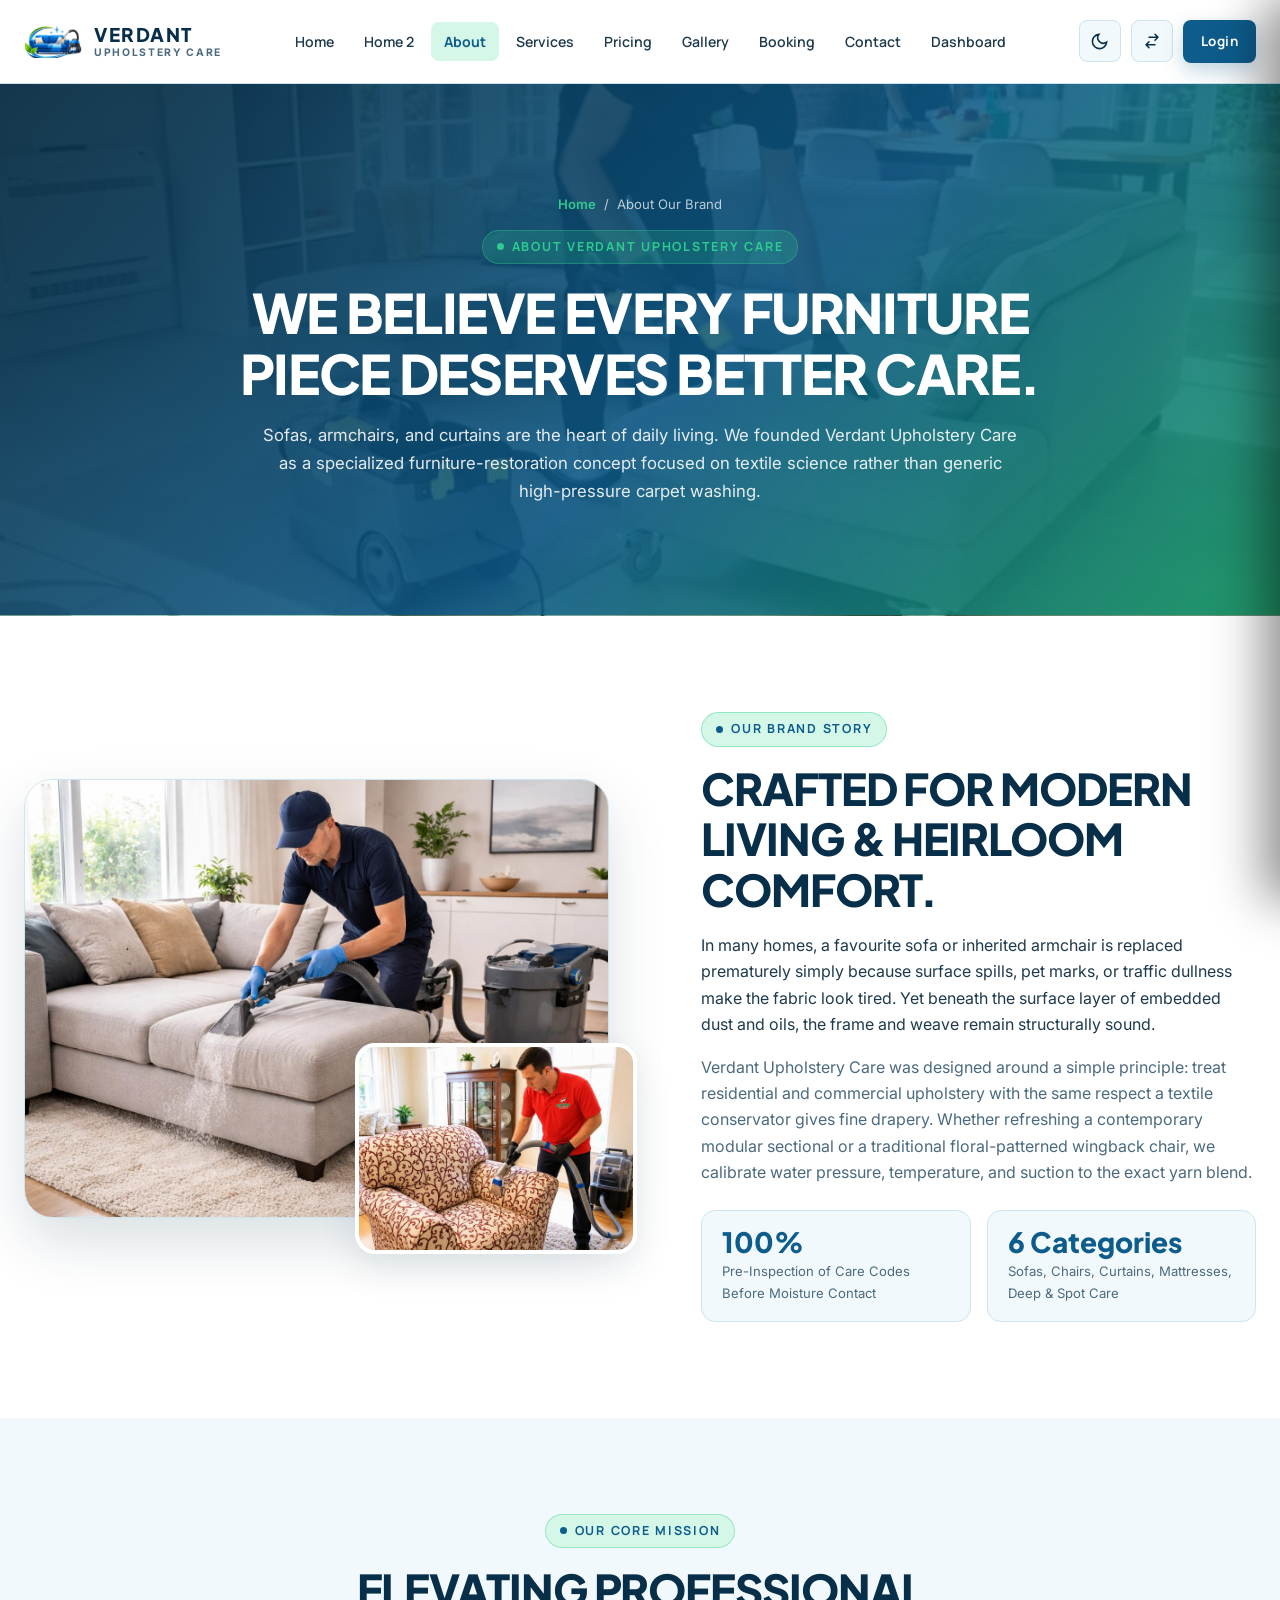
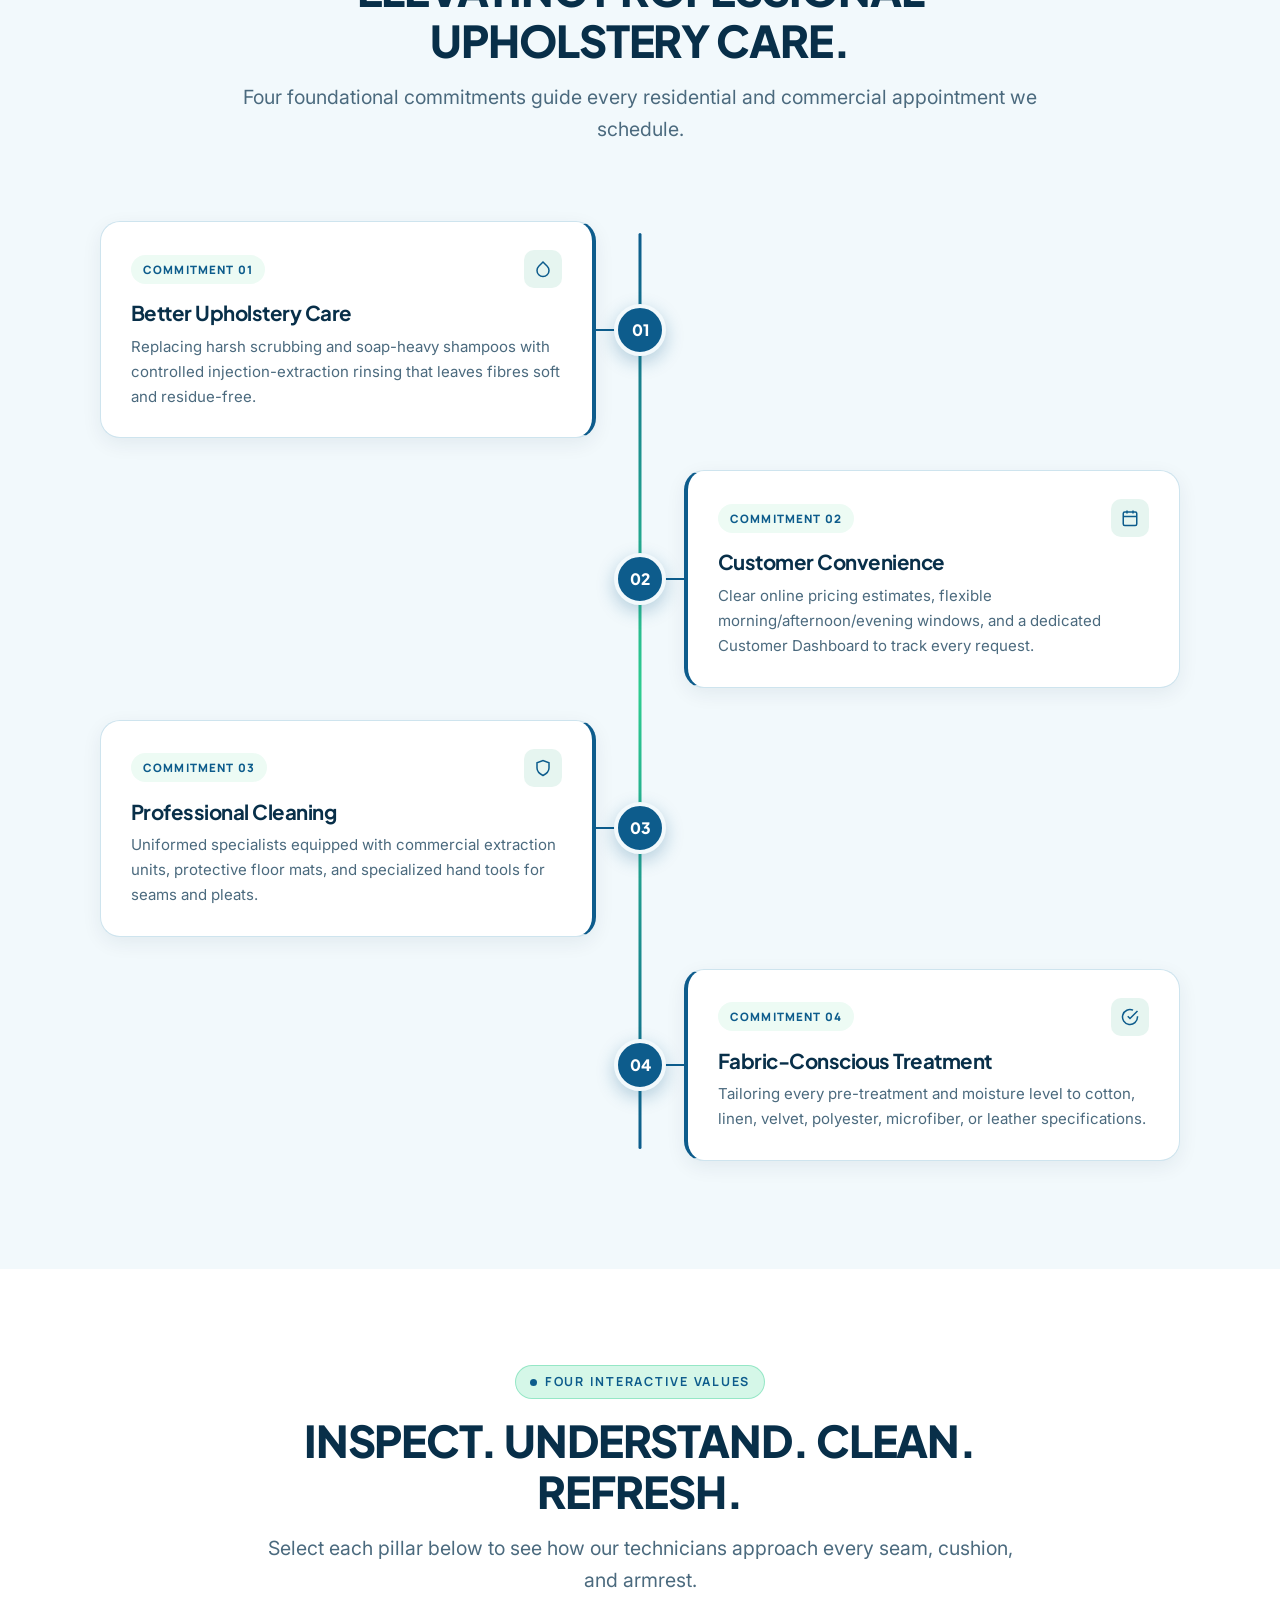
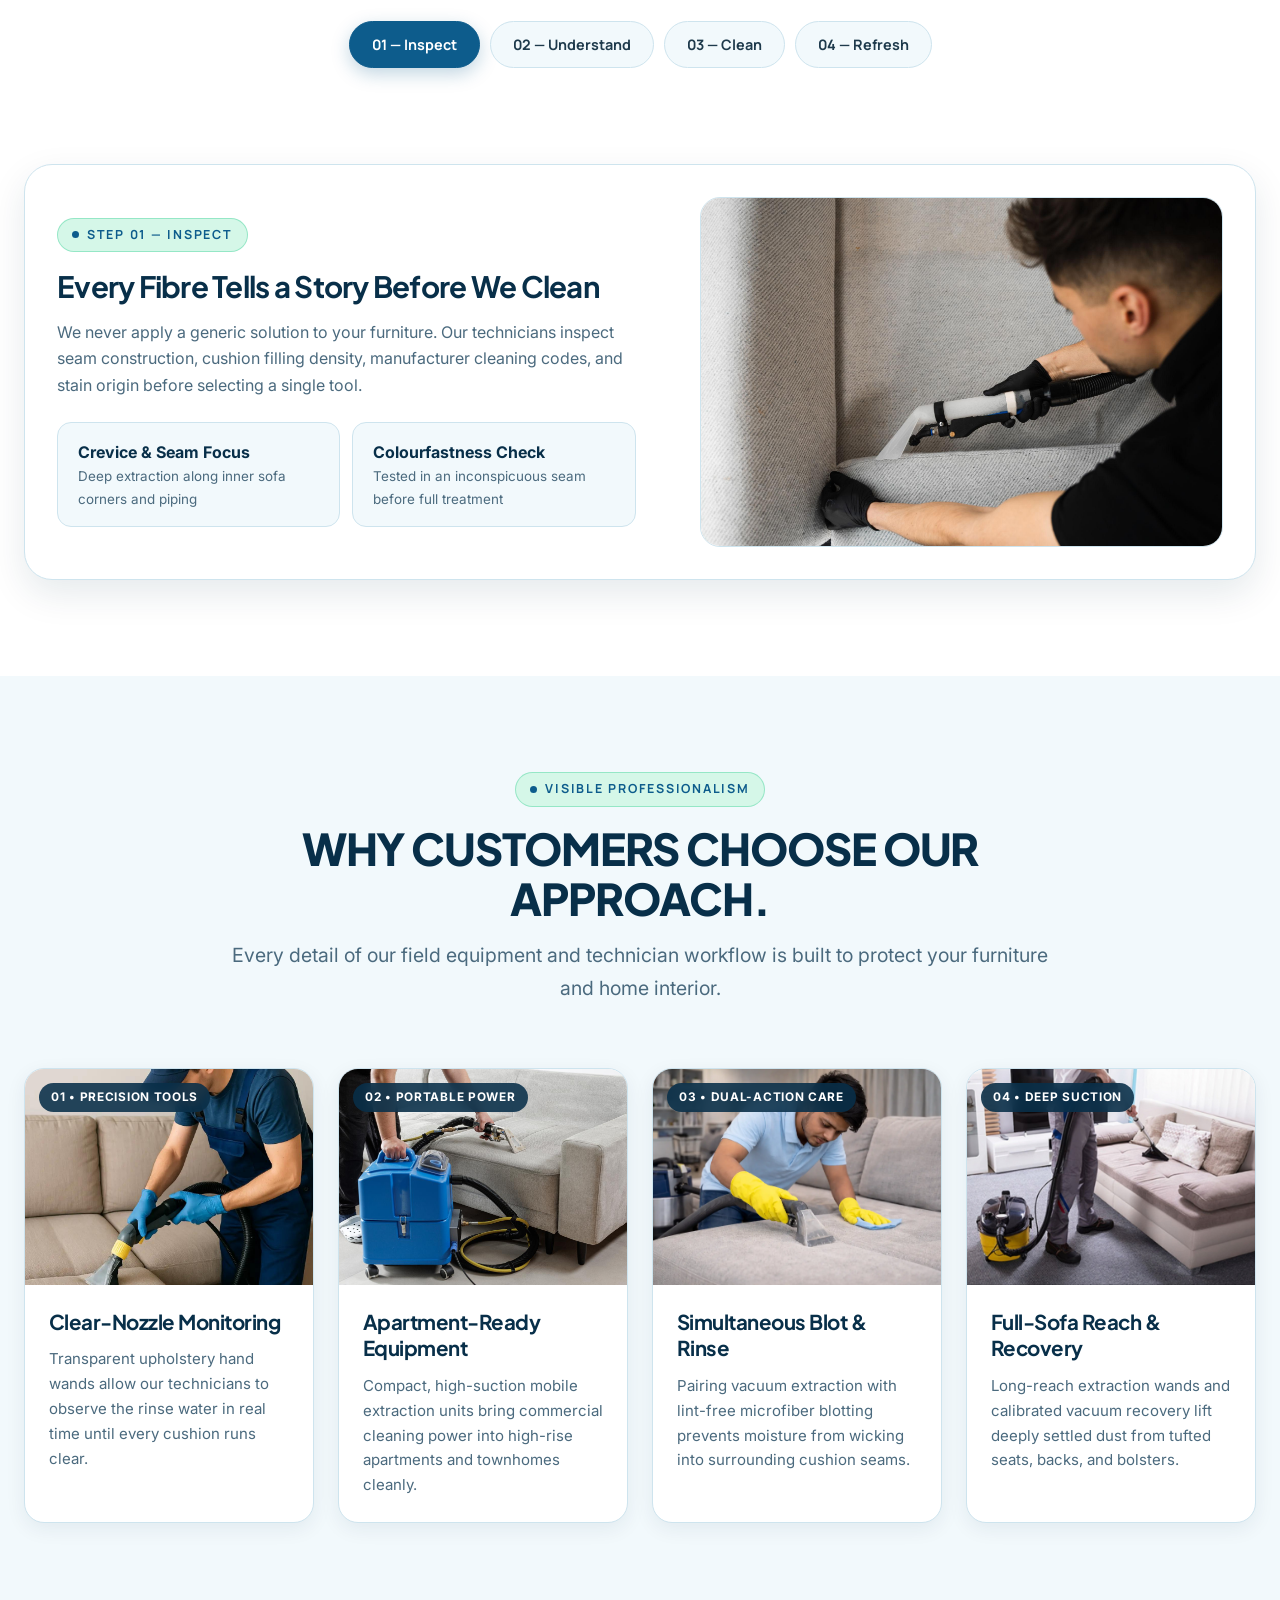
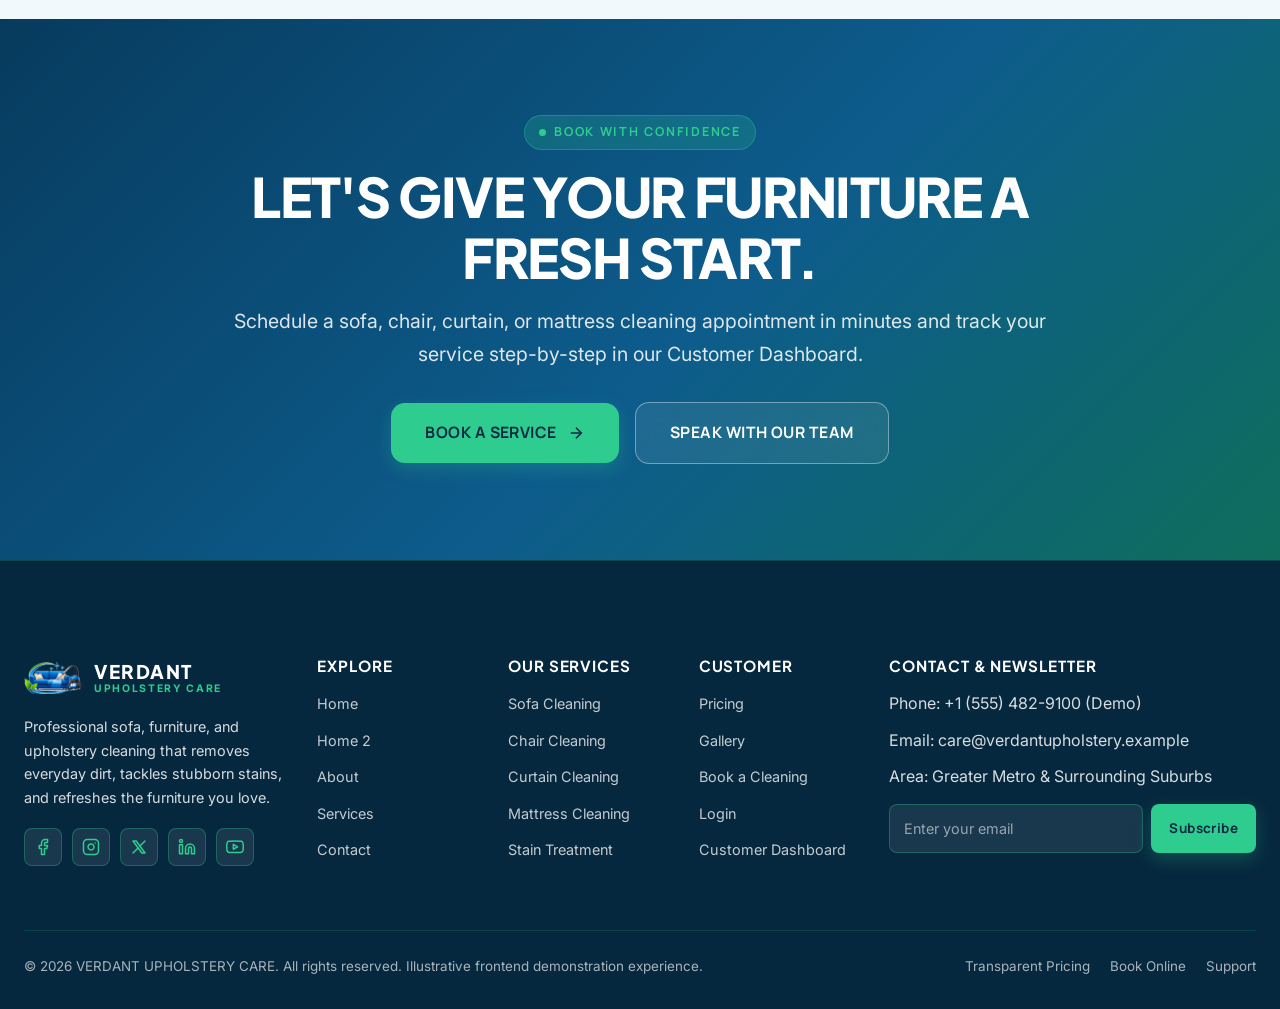
<file: about.html>
<!DOCTYPE html>
<html lang="en" data-theme="light">
<head>
  <meta charset="UTF-8">
  <meta name="viewport" content="width=device-width, initial-scale=1.0">
  <title>About Our Brand &amp; Fabric Care Philosophy | VERDANT Upholstery Care</title>
  <meta name="description" content="We believe every furniture piece deserves better care. Learn about Verdant Upholstery Care's mission, fabric-conscious cleaning methodology, and commitment to fresh living.">
  <meta property="og:title" content="About VERDANT Upholstery Care — Fabric-Conscious Cleaning">
  <meta property="og:description" content="Discover our story, mission, and four-value approach: Inspect, Understand, Clean, and Refresh.">
  <meta property="og:type" content="website">
  <link rel="icon" type="image/png" href="images/logo.png">
  <link rel="stylesheet" href="assets/css/style.css">
</head>
<body>

  <!-- ==================== GLOBAL STICKY NAVBAR ==================== -->
  <header class="site-header">
    <div class="container navbar">
      <a href="index.html" class="brand-logo" aria-label="Verdant Upholstery Care Home">
        <span class="brand-logo__mark" aria-hidden="true">
          <img src="images/logo.png" alt="Verdant Upholstery Care Logo" width="58" height="42">
        </span>
        <span class="brand-logo__text">
          <span class="brand-logo__name">VERDANT</span>
          <span class="brand-logo__sub">UPHOLSTERY CARE</span>
        </span>
      </a>

      <nav class="nav-menu" aria-label="Primary Navigation">
        <a href="index.html" class="nav-link">Home</a>
        <a href="home-2.html" class="nav-link">Home 2</a>
        <a href="about.html" class="nav-link is-active">About</a>
        <a href="services.html" class="nav-link">Services</a>
        <a href="pricing.html" class="nav-link">Pricing</a>
        <a href="gallery.html" class="nav-link">Gallery</a>
        <a href="booking.html" class="nav-link">Booking</a>
        <a href="contact.html" class="nav-link">Contact</a>
        <a href="dashboard.html" class="nav-link">Dashboard</a>
      </nav>

      <div class="nav-actions">
        <button type="button" class="theme-toggle" data-theme-toggle aria-label="Toggle Light and Dark Theme">
          <svg class="icon-moon" viewBox="0 0 24 24" fill="none" stroke="currentColor" stroke-width="2"><path d="M21 12.79A9 9 0 1 1 11.21 3 7 7 0 0 0 21 12.79z"/></svg>
          <svg class="icon-sun" viewBox="0 0 24 24" fill="none" stroke="currentColor" stroke-width="2"><circle cx="12" cy="12" r="5"/><line x1="12" y1="1" x2="12" y2="3"/><line x1="12" y1="21" x2="12" y2="23"/><line x1="4.22" y1="4.22" x2="5.64" y2="5.64"/><line x1="18.36" y1="18.36" x2="19.78" y2="19.78"/><line x1="1" y1="12" x2="3" y2="12"/><line x1="21" y1="12" x2="23" y2="12"/><line x1="4.22" y1="19.78" x2="5.64" y2="18.36"/><line x1="18.36" y1="5.64" x2="19.78" y2="4.22"/></svg>
        </button>
        <button type="button" class="rtl-toggle-btn" data-rtl-toggle aria-label="Toggle Direction" title="Toggle RTL / LTR Direction">
          <svg viewBox="0 0 24 24" width="18" height="18" fill="none" stroke="currentColor" stroke-width="2" stroke-linecap="round" stroke-linejoin="round" aria-hidden="true">
            <path d="M8 7h12m0 0l-4-4m4 4l-4 4"/>
            <path d="M16 17H4m0 0l4 4m-4-4l4-4"/>
          </svg>
        </button>
        <a href="login.html" class="btn btn--primary btn--sm btn--nav-cta">Login</a>
        <button type="button" class="hamburger-btn" data-drawer-open aria-label="Open Navigation Menu">
          <svg viewBox="0 0 24 24" width="22" height="22" fill="none" stroke="currentColor" stroke-width="2.2"><line x1="3" y1="6" x2="21" y2="6"/><line x1="3" y1="12" x2="21" y2="12"/><line x1="3" y1="18" x2="21" y2="18"/></svg>
        </button>
      </div>
    </div>
  </header>

    <!-- ==================== MOBILE NAVIGATION DRAWER ==================== -->
  <div class="mobile-drawer-backdrop" aria-hidden="true"></div>
  <aside class="mobile-drawer" aria-label="Mobile Navigation Drawer" aria-hidden="true">
    <div class="mobile-drawer__header">
      <a href="index.html" class="brand-logo">
        <span class="brand-logo__mark">
          <img src="images/logo.png" alt="Verdant Upholstery Care Logo" width="58" height="42">
        </span>
        <span class="brand-logo__text">
          <span class="brand-logo__name">VERDANT</span>
          <span class="brand-logo__sub">UPHOLSTERY CARE</span>
        </span>
      </a>
      <button type="button" class="drawer-close-btn" data-drawer-close aria-label="Close Navigation Drawer">
        <svg viewBox="0 0 24 24" width="20" height="20" fill="none" stroke="currentColor" stroke-width="2.2"><line x1="18" y1="6" x2="6" y2="18"/><line x1="6" y1="6" x2="18" y2="18"/></svg>
      </button>
    </div>
    <div class="mobile-drawer__body">
      <nav class="drawer-nav-list" aria-label="Drawer Links">
        <a href="index.html" class="drawer-nav-link">Home</a>
        <a href="home-2.html" class="drawer-nav-link">Home 2</a>
        <a href="about.html" class="drawer-nav-link is-active">About</a>
        <a href="services.html" class="drawer-nav-link">Services</a>
        <a href="pricing.html" class="drawer-nav-link">Pricing</a>
        <a href="gallery.html" class="drawer-nav-link">Gallery</a>
        <a href="booking.html" class="drawer-nav-link">Booking</a>
        <a href="contact.html" class="drawer-nav-link">Contact</a>
        <a href="dashboard.html" class="drawer-nav-link">Dashboard</a>
      </nav>
    </div>
    <div class="mobile-drawer__footer">
      <div class="drawer-toggles-row">
        <button type="button" class="theme-toggle" data-theme-toggle aria-label="Toggle Light and Dark Theme">
          <svg class="icon-moon" viewBox="0 0 24 24" fill="none" stroke="currentColor" stroke-width="2"><path d="M21 12.79A9 9 0 1 1 11.21 3 7 7 0 0 0 21 12.79z"/></svg>
          <svg class="icon-sun" viewBox="0 0 24 24" fill="none" stroke="currentColor" stroke-width="2"><circle cx="12" cy="12" r="5"/><line x1="12" y1="1" x2="12" y2="3"/><line x1="12" y1="21" x2="12" y2="23"/><line x1="4.22" y1="4.22" x2="5.64" y2="5.64"/><line x1="18.36" y1="18.36" x2="19.78" y2="19.78"/><line x1="1" y1="12" x2="3" y2="12"/><line x1="21" y1="12" x2="23" y2="12"/><line x1="4.22" y1="19.78" x2="5.64" y2="18.36"/><line x1="18.36" y1="5.64" x2="19.78" y2="4.22"/></svg>
        </button>
        <button type="button" class="rtl-toggle-btn" data-rtl-toggle aria-label="Toggle Direction" title="Toggle RTL / LTR Direction">
          <svg viewBox="0 0 24 24" width="18" height="18" fill="none" stroke="currentColor" stroke-width="2" stroke-linecap="round" stroke-linejoin="round" aria-hidden="true">
            <path d="M8 7h12m0 0l-4-4m4 4l-4 4"/>
            <path d="M16 17H4m0 0l4 4m-4-4l4-4"/>
          </svg>
        </button>
      </div>
      <a href="login.html" class="btn btn--primary drawer-login-btn">Login</a>
    </div>
  </aside>

  <main>
    <!-- ==================== SECTION 01 — ABOUT HERO ==================== -->
    <section class="page-hero" id="about-hero" style="background-image: url('images/image-61.png');">
      <div class="container page-hero__inner reveal">
        <div class="breadcrumb">
          <a href="index.html">Home</a>
          <span>/</span>
          <span>About Our Brand</span>
        </div>
        <span class="eyebrow">About Verdant Upholstery Care</span>
        <h1 class="display-lg">WE BELIEVE EVERY FURNITURE PIECE DESERVES BETTER CARE.</h1>
        <p class="lead">
          Sofas, armchairs, and curtains are the heart of daily living. We founded Verdant Upholstery Care as a specialized furniture-restoration concept focused on textile science rather than generic high-pressure carpet washing.
        </p>
      </div>
    </section>

    <!-- ==================== SECTION 02 — OUR STORY ==================== -->
    <section class="section" id="our-story">
      <div class="container split-layout">
        <div class="visual-collage reveal">
          <div class="visual-collage__main">
            <img src="images/image-34.png" alt="Uniformed specialist in navy cap and blue gloves operating high-flow water extraction jets on a beige sofa cushion in a sunlit living room" loading="lazy" width="1536" height="1024">
          </div>
          <div class="visual-collage__inset">
            <img src="images/image-63.png" alt="Specialist in red polo and black gloves using a commercial extraction wand on a classic floral-patterned burgundy and cream armchair" loading="lazy" width="678" height="452">
          </div>
        </div>

        <div class="reveal">
          <span class="eyebrow">Our Brand Story</span>
          <h2 class="heading-lg" style="margin-bottom: 18px;">CRAFTED FOR MODERN LIVING &amp; HEIRLOOM COMFORT.</h2>
          <p style="margin-bottom: 16px;">In many homes, a favourite sofa or inherited armchair is replaced prematurely simply because surface spills, pet marks, or traffic dullness make the fabric look tired. Yet beneath the surface layer of embedded dust and oils, the frame and weave remain structurally sound.</p>
          <p style="margin-bottom: 24px; color: var(--text-muted);">Verdant Upholstery Care was designed around a simple principle: treat residential and commercial upholstery with the same respect a textile conservator gives fine drapery. Whether refreshing a contemporary modular sectional or a traditional floral-patterned wingback chair, we calibrate water pressure, temperature, and suction to the exact yarn blend.</p>
          <div class="stat-strip">
            <div class="stat-box">
              <div class="stat-box__num">100%</div>
              <div class="stat-box__label">Pre-Inspection of Care Codes Before Moisture Contact</div>
            </div>
            <div class="stat-box">
              <div class="stat-box__num">6 Categories</div>
              <div class="stat-box__label">Sofas, Chairs, Curtains, Mattresses, Deep &amp; Spot Care</div>
            </div>
          </div>
        </div>
      </div>
    </section>

    <!-- ==================== SECTION 03 — OUR MISSION (4 PILLARS) ==================== -->
    <!-- ==================== SECTION 03 — OUR CORE MISSION (ALTERNATING CENTER TIMELINE) ==================== -->
    <section class="section section--surface" id="our-mission">
      <div class="container">
        <div class="section-header section-header--center reveal">
          <span class="eyebrow">Our Core Mission</span>
          <h2 class="heading-lg">ELEVATING PROFESSIONAL UPHOLSTERY CARE.</h2>
          <p class="lead">Four foundational commitments guide every residential and commercial appointment we schedule.</p>
        </div>

        <!-- One-by-One Alternating Center-Line Timeline (1st Left, 2nd Right, 3rd Left, 4th Right) -->
        <div class="mission-timeline">
          <!-- Item 01 — Left Side -->
          <div class="mission-timeline__row mission-timeline__row--left reveal">
            <article class="mission-timeline__card">
              <div class="mission-timeline__card-top">
                <span class="mission-timeline__pill">COMMITMENT 01</span>
                <span class="mission-timeline__icon" aria-hidden="true">
                  <svg viewBox="0 0 24 24" width="18" height="18" fill="none" stroke="currentColor" stroke-width="2"><path d="M12 2.69l5.66 5.66a8 8 0 1 1-11.31 0z"/></svg>
                </span>
              </div>
              <h3 class="heading-sm">Better Upholstery Care</h3>
              <p>Replacing harsh scrubbing and soap-heavy shampoos with controlled injection-extraction rinsing that leaves fibres soft and residue-free.</p>
            </article>
            <div class="mission-timeline__center" aria-hidden="true">
              <span class="mission-timeline__node">01</span>
            </div>
            <div class="mission-timeline__spacer" aria-hidden="true"></div>
          </div>

          <!-- Item 02 — Right Side -->
          <div class="mission-timeline__row mission-timeline__row--right reveal">
            <div class="mission-timeline__spacer" aria-hidden="true"></div>
            <div class="mission-timeline__center" aria-hidden="true">
              <span class="mission-timeline__node">02</span>
            </div>
            <article class="mission-timeline__card">
              <div class="mission-timeline__card-top">
                <span class="mission-timeline__pill">COMMITMENT 02</span>
                <span class="mission-timeline__icon" aria-hidden="true">
                  <svg viewBox="0 0 24 24" width="18" height="18" fill="none" stroke="currentColor" stroke-width="2"><rect x="3" y="4" width="18" height="18" rx="2"/><line x1="16" y1="2" x2="16" y2="6"/><line x1="8" y1="2" x2="8" y2="6"/><line x1="3" y1="10" x2="21" y2="10"/></svg>
                </span>
              </div>
              <h3 class="heading-sm">Customer Convenience</h3>
              <p>Clear online pricing estimates, flexible morning/afternoon/evening windows, and a dedicated Customer Dashboard to track every request.</p>
            </article>
          </div>

          <!-- Item 03 — Left Side -->
          <div class="mission-timeline__row mission-timeline__row--left reveal">
            <article class="mission-timeline__card">
              <div class="mission-timeline__card-top">
                <span class="mission-timeline__pill">COMMITMENT 03</span>
                <span class="mission-timeline__icon" aria-hidden="true">
                  <svg viewBox="0 0 24 24" width="18" height="18" fill="none" stroke="currentColor" stroke-width="2"><path d="M12 22s8-4 8-10V5l-8-3-8 3v7c0 6 8 10 8 10z"/></svg>
                </span>
              </div>
              <h3 class="heading-sm">Professional Cleaning</h3>
              <p>Uniformed specialists equipped with commercial extraction units, protective floor mats, and specialized hand tools for seams and pleats.</p>
            </article>
            <div class="mission-timeline__center" aria-hidden="true">
              <span class="mission-timeline__node">03</span>
            </div>
            <div class="mission-timeline__spacer" aria-hidden="true"></div>
          </div>

          <!-- Item 04 — Right Side -->
          <div class="mission-timeline__row mission-timeline__row--right reveal">
            <div class="mission-timeline__spacer" aria-hidden="true"></div>
            <div class="mission-timeline__center" aria-hidden="true">
              <span class="mission-timeline__node">04</span>
            </div>
            <article class="mission-timeline__card">
              <div class="mission-timeline__card-top">
                <span class="mission-timeline__pill">COMMITMENT 04</span>
                <span class="mission-timeline__icon" aria-hidden="true">
                  <svg viewBox="0 0 24 24" width="18" height="18" fill="none" stroke="currentColor" stroke-width="2"><path d="M22 11.08V12a10 10 0 1 1-5.93-9.14"/><polyline points="22 4 12 14.01 9 11.01"/></svg>
                </span>
              </div>
              <h3 class="heading-sm">Fabric-Conscious Treatment</h3>
              <p>Tailoring every pre-treatment and moisture level to cotton, linen, velvet, polyester, microfiber, or leather specifications.</p>
            </article>
          </div>
        </div>
      </div>
    </section>

    <!-- ==================== SECTION 04 — OUR APPROACH (4 INTERACTIVE VALUES) ==================== -->
    <section class="section" id="our-approach">
      <div class="container">
        <div class="section-header section-header--split reveal">
          <div class="section-header__text">
            <span class="eyebrow">Four Interactive Values</span>
            <h2 class="heading-lg">INSPECT. UNDERSTAND. CLEAN. REFRESH.</h2>
            <p class="lead">Select each pillar below to see how our technicians approach every seam, cushion, and armrest.</p>
          </div>
          <div class="interactive-tabs" role="tablist" aria-label="Our Four Approach Values">
            <button type="button" class="tab-pill is-active" data-approach-key="inspect">01 — Inspect</button>
            <button type="button" class="tab-pill" data-approach-key="understand">02 — Understand</button>
            <button type="button" class="tab-pill" data-approach-key="clean">03 — Clean</button>
            <button type="button" class="tab-pill" data-approach-key="refresh">04 — Refresh</button>
          </div>
        </div>

        <div class="explorer-panel reveal" style="margin-top: 0;">
          <div class="split-layout">
            <div>
              <span class="eyebrow" id="approach-badge">STEP 01 — INSPECT</span>
              <h3 class="heading-md" id="approach-title" style="margin-bottom: 14px;">Every Fibre Tells a Story Before We Clean</h3>
              <p id="approach-desc" style="color: var(--text-muted); margin-bottom: 24px;">We never apply a generic solution to your furniture. Our technicians inspect seam construction, cushion filling density, manufacturer cleaning codes, and stain origin before selecting a single tool.</p>
              <div class="grid-2" style="gap: 12px;">
                <div class="stat-box">
                  <div style="font-weight:700;color:var(--text-heading);">Crevice &amp; Seam Focus</div>
                  <div style="font-size:0.84rem;color:var(--text-muted);">Deep extraction along inner sofa corners and piping</div>
                </div>
                <div class="stat-box">
                  <div style="font-weight:700;color:var(--text-heading);">Colourfastness Check</div>
                  <div style="font-size:0.84rem;color:var(--text-muted);">Tested in an inconspicuous seam before full treatment</div>
                </div>
              </div>
            </div>
            <div style="border-radius: var(--radius-lg); overflow: hidden; border: 1px solid var(--border-subtle);">
              <img src="images/image-31.png" alt="Over-the-shoulder view of a technician in black gloves using a precision crevice extraction nozzle along the inner corner seam of a light grey fabric sofa" loading="lazy" width="2048" height="1365">
            </div>
          </div>
        </div>
      </div>
    </section>

    <!-- ==================== SECTION 05 — WHY CUSTOMERS CHOOSE OUR APPROACH (4 VISUAL ITEMS) ==================== -->
    <section class="section section--surface" id="why-customers-choose-us">
      <div class="container">
        <div class="section-header section-header--center reveal">
          <span class="eyebrow">Visible Professionalism</span>
          <h2 class="heading-lg">WHY CUSTOMERS CHOOSE OUR APPROACH.</h2>
          <p class="lead">Every detail of our field equipment and technician workflow is built to protect your furniture and home interior.</p>
        </div>

        <!-- Strict 4-Item Even Grid -->
        <div class="grid-4">
          <!-- Item 01 (image-10.png) -->
          <article class="service-card reveal" data-tilt>
            <div class="card-media card-media--square">
              <img src="images/image-10.png" alt="Technician in navy cap, overalls and blue gloves using a transparent extraction nozzle on a beige linen sofa cushion" loading="lazy" width="962" height="962">
              <span class="card-badge">01 • Precision Tools</span>
            </div>
            <div class="card-body">
              <h3 class="heading-sm">Clear-Nozzle Monitoring</h3>
              <p>Transparent upholstery hand wands allow our technicians to observe the rinse water in real time until every cushion runs clear.</p>
            </div>
          </article>

          <!-- Item 02 (image-41.png) -->
          <article class="service-card reveal" data-tilt>
            <div class="card-media card-media--square">
              <img src="images/image-41.png" alt="Technician carrying a portable blue commercial spray-extraction machine while applying a stainless steel upholstery wand to a light grey sofa" loading="lazy" width="1289" height="860">
              <span class="card-badge">02 • Portable Power</span>
            </div>
            <div class="card-body">
              <h3 class="heading-sm">Apartment-Ready Equipment</h3>
              <p>Compact, high-suction mobile extraction units bring commercial cleaning power into high-rise apartments and townhomes cleanly.</p>
            </div>
          </article>

          <!-- Item 03 (image-56.png) -->
          <article class="service-card reveal" data-tilt>
            <div class="card-media card-media--square">
              <img src="images/image-56.png" alt="Technician in light-blue polo shirt and yellow gloves using an extraction nozzle and blue microfiber cloth on a light grey sofa cushion" loading="lazy" width="720" height="480">
              <span class="card-badge">03 • Dual-Action Care</span>
            </div>
            <div class="card-body">
              <h3 class="heading-sm">Simultaneous Blot &amp; Rinse</h3>
              <p>Pairing vacuum extraction with lint-free microfiber blotting prevents moisture from wicking into surrounding cushion seams.</p>
            </div>
          </article>

          <!-- Item 04 (image-59.png) -->
          <article class="service-card reveal" data-tilt>
            <div class="card-media card-media--square">
              <img src="images/image-59.png" alt="Technician in grey and blue overalls operating a yellow commercial wet/dry extractor with a long wand on a tufted taupe living room sofa" loading="lazy" width="1527" height="1041">
              <span class="card-badge">04 • Deep Suction</span>
            </div>
            <div class="card-body">
              <h3 class="heading-sm">Full-Sofa Reach &amp; Recovery</h3>
              <p>Long-reach extraction wands and calibrated vacuum recovery lift deeply settled dust from tufted seats, backs, and bolsters.</p>
            </div>
          </article>
        </div>
      </div>
    </section>

    <!-- ==================== SECTION 06 — FINAL CTA ==================== -->
    <section class="section section--dark" id="about-final-cta">
      <div class="container" style="text-align: center; max-width: 820px;">
        <div class="reveal">
          <span class="eyebrow">Book With Confidence</span>
          <h2 class="display-lg" style="margin-bottom: 18px;">LET'S GIVE YOUR FURNITURE A FRESH START.</h2>
          <p class="lead" style="color: rgba(255,255,255,0.86); margin-bottom: 32px;">Schedule a sofa, chair, curtain, or mattress cleaning appointment in minutes and track your service step-by-step in our Customer Dashboard.</p>
          <div class="hero-cta-group" style="justify-content: center; margin-bottom: 0;">
            <a href="booking.html" class="btn btn--sage btn--lg">
              <span>BOOK A SERVICE</span>
              <svg viewBox="0 0 24 24" fill="none" stroke="currentColor" stroke-width="2.2"><line x1="5" y1="12" x2="19" y2="12"/><polyline points="12 5 19 12 12 19"/></svg>
            </a>
            <a href="contact.html" class="btn btn--outline-light btn--lg">SPEAK WITH OUR TEAM</a>
          </div>
        </div>
      </div>
    </section>
  </main>

  <!-- ==================== GLOBAL FOOTER ==================== -->
  <footer class="site-footer">
    <div class="container">
      <div class="footer-grid">
        <div class="footer-col">
          <a href="index.html" class="brand-logo" style="margin-bottom: 16px;">
            <span class="brand-logo__mark">
              <img src="images/logo.png" alt="Verdant Upholstery Care Logo" width="58" height="42">
            </span>
            <span class="brand-logo__text">
              <span class="brand-logo__name" style="color: var(--clr-white);">VERDANT</span>
              <span class="brand-logo__sub" style="color: var(--clr-sage);">UPHOLSTERY CARE</span>
            </span>
          </a>
          <p style="font-size: 0.9rem; margin-bottom: 16px;">Professional sofa, furniture, and upholstery cleaning that removes everyday dirt, tackles stubborn stains, and refreshes the furniture you love.</p>
                    <div class="footer-social-links" aria-label="Follow Verdant Upholstery Care">
            <a href="https://facebook.com" class="footer-social-icon" aria-label="Facebook" target="_blank" rel="noopener noreferrer">
              <svg viewBox="0 0 24 24" width="18" height="18" fill="none" stroke="currentColor" stroke-width="2" stroke-linecap="round" stroke-linejoin="round"><path d="M18 2h-3a5 5 0 0 0-5 5v3H7v4h3v8h4v-8h3l1-4h-4V7a1 1 0 0 1 1-1h3z"/></svg>
            </a>
            <a href="https://instagram.com" class="footer-social-icon" aria-label="Instagram" target="_blank" rel="noopener noreferrer">
              <svg viewBox="0 0 24 24" width="18" height="18" fill="none" stroke="currentColor" stroke-width="2" stroke-linecap="round" stroke-linejoin="round"><rect x="2" y="2" width="20" height="20" rx="5" ry="5"/><path d="M16 11.37A4 4 0 1 1 12.63 8 4 4 0 0 1 16 11.37z"/><line x1="17.5" y1="6.5" x2="17.51" y2="6.5"/></svg>
            </a>
            <a href="https://twitter.com" class="footer-social-icon" aria-label="X (Twitter)" target="_blank" rel="noopener noreferrer">
              <svg viewBox="0 0 24 24" width="18" height="18" fill="none" stroke="currentColor" stroke-width="2" stroke-linecap="round" stroke-linejoin="round"><path d="M4 4l11.733 16h4.267l-11.733 -16z"/><path d="M4 20l6.768 -6.768m2.46 -2.46l6.772 -6.772"/></svg>
            </a>
            <a href="https://linkedin.com" class="footer-social-icon" aria-label="LinkedIn" target="_blank" rel="noopener noreferrer">
              <svg viewBox="0 0 24 24" width="18" height="18" fill="none" stroke="currentColor" stroke-width="2" stroke-linecap="round" stroke-linejoin="round"><path d="M16 8a6 6 0 0 1 6 6v7h-4v-7a2 2 0 0 0-2-2 2 2 0 0 0-2 2v7h-4v-7a6 6 0 0 1 6-6z"/><rect x="2" y="9" width="4" height="12"/><circle cx="4" cy="4" r="2"/></svg>
            </a>
            <a href="https://youtube.com" class="footer-social-icon" aria-label="YouTube" target="_blank" rel="noopener noreferrer">
              <svg viewBox="0 0 24 24" width="18" height="18" fill="none" stroke="currentColor" stroke-width="2" stroke-linecap="round" stroke-linejoin="round"><path d="M22.54 6.42a2.78 2.78 0 0 0-1.94-2C18.88 4 12 4 12 4s-6.88 0-8.6.46a2.78 2.78 0 0 0-1.94 2A29 29 0 0 0 1 11.75a29 29 0 0 0 .46 5.33A2.78 2.78 0 0 0 3.4 19c1.72.46 8.6.46 8.6.46s6.88 0 8.6-.46a2.78 2.78 0 0 0 1.94-2 29 29 0 0 0 .46-5.25 29 29 0 0 0-.46-5.33z"/><polygon points="9.75 15.02 15.5 11.75 9.75 8.48 9.75 15.02"/></svg>
            </a>
          </div>
        </div>

        <div class="footer-col">
          <h4>EXPLORE</h4>
          <ul class="footer-links">
            <li><a href="index.html">Home</a></li>
            <li><a href="home-2.html">Home 2</a></li>
            <li><a href="about.html">About</a></li>
            <li><a href="services.html">Services</a></li>
            <li><a href="contact.html">Contact</a></li>
          </ul>
        </div>

        <div class="footer-col">
          <h4>OUR SERVICES</h4>
          <ul class="footer-links">
            <li><a href="services.html#sofa-cleaning">Sofa Cleaning</a></li>
            <li><a href="services.html#chair-cleaning">Chair Cleaning</a></li>
            <li><a href="services.html#curtain-mattress">Curtain Cleaning</a></li>
            <li><a href="services.html#curtain-mattress">Mattress Cleaning</a></li>
            <li><a href="services.html#specialized-care">Stain Treatment</a></li>
          </ul>
        </div>

        <div class="footer-col">
          <h4>CUSTOMER</h4>
          <ul class="footer-links">
            <li><a href="pricing.html">Pricing</a></li>
            <li><a href="gallery.html">Gallery</a></li>
            <li><a href="booking.html">Book a Cleaning</a></li>
            <li><a href="login.html">Login</a></li>
            <li><a href="dashboard.html">Customer Dashboard</a></li>
          </ul>
        </div>

        <div class="footer-col">
          <h4>CONTACT &amp; NEWSLETTER</h4>
          <ul class="footer-links" style="margin-bottom: 14px;">
            <li>Phone: +1 (555) 482-9100 (Demo)</li>
            <li>Email: care@verdantupholstery.example</li>
            <li>Area: Greater Metro &amp; Surrounding Suburbs</li>
          </ul>
          <form class="newsletter-form" aria-label="Newsletter Subscription">
            <input type="email" class="newsletter-input" placeholder="Enter your email" required aria-label="Email address">
            <button type="submit" class="btn btn--sage btn--sm">Subscribe</button>
          </form>
        </div>
      </div>

      <div class="footer-bottom">
        <p>&copy; 2026 VERDANT UPHOLSTERY CARE. All rights reserved. Illustrative frontend demonstration experience.</p>
        <div style="display: flex; gap: 20px;">
          <a href="pricing.html">Transparent Pricing</a>
          <a href="booking.html">Book Online</a>
          <a href="contact.html">Support</a>
        </div>
      </div>
    </div>
  </footer>

  <button type="button" class="back-to-top" aria-label="Back to top">
    <svg viewBox="0 0 24 24" width="20" height="20" fill="none" stroke="currentColor" stroke-width="2.4"><polyline points="18 15 12 9 6 15"/></svg>
  </button>

  <script src="assets/js/main.js"></script>
</body>
</html>
</file>
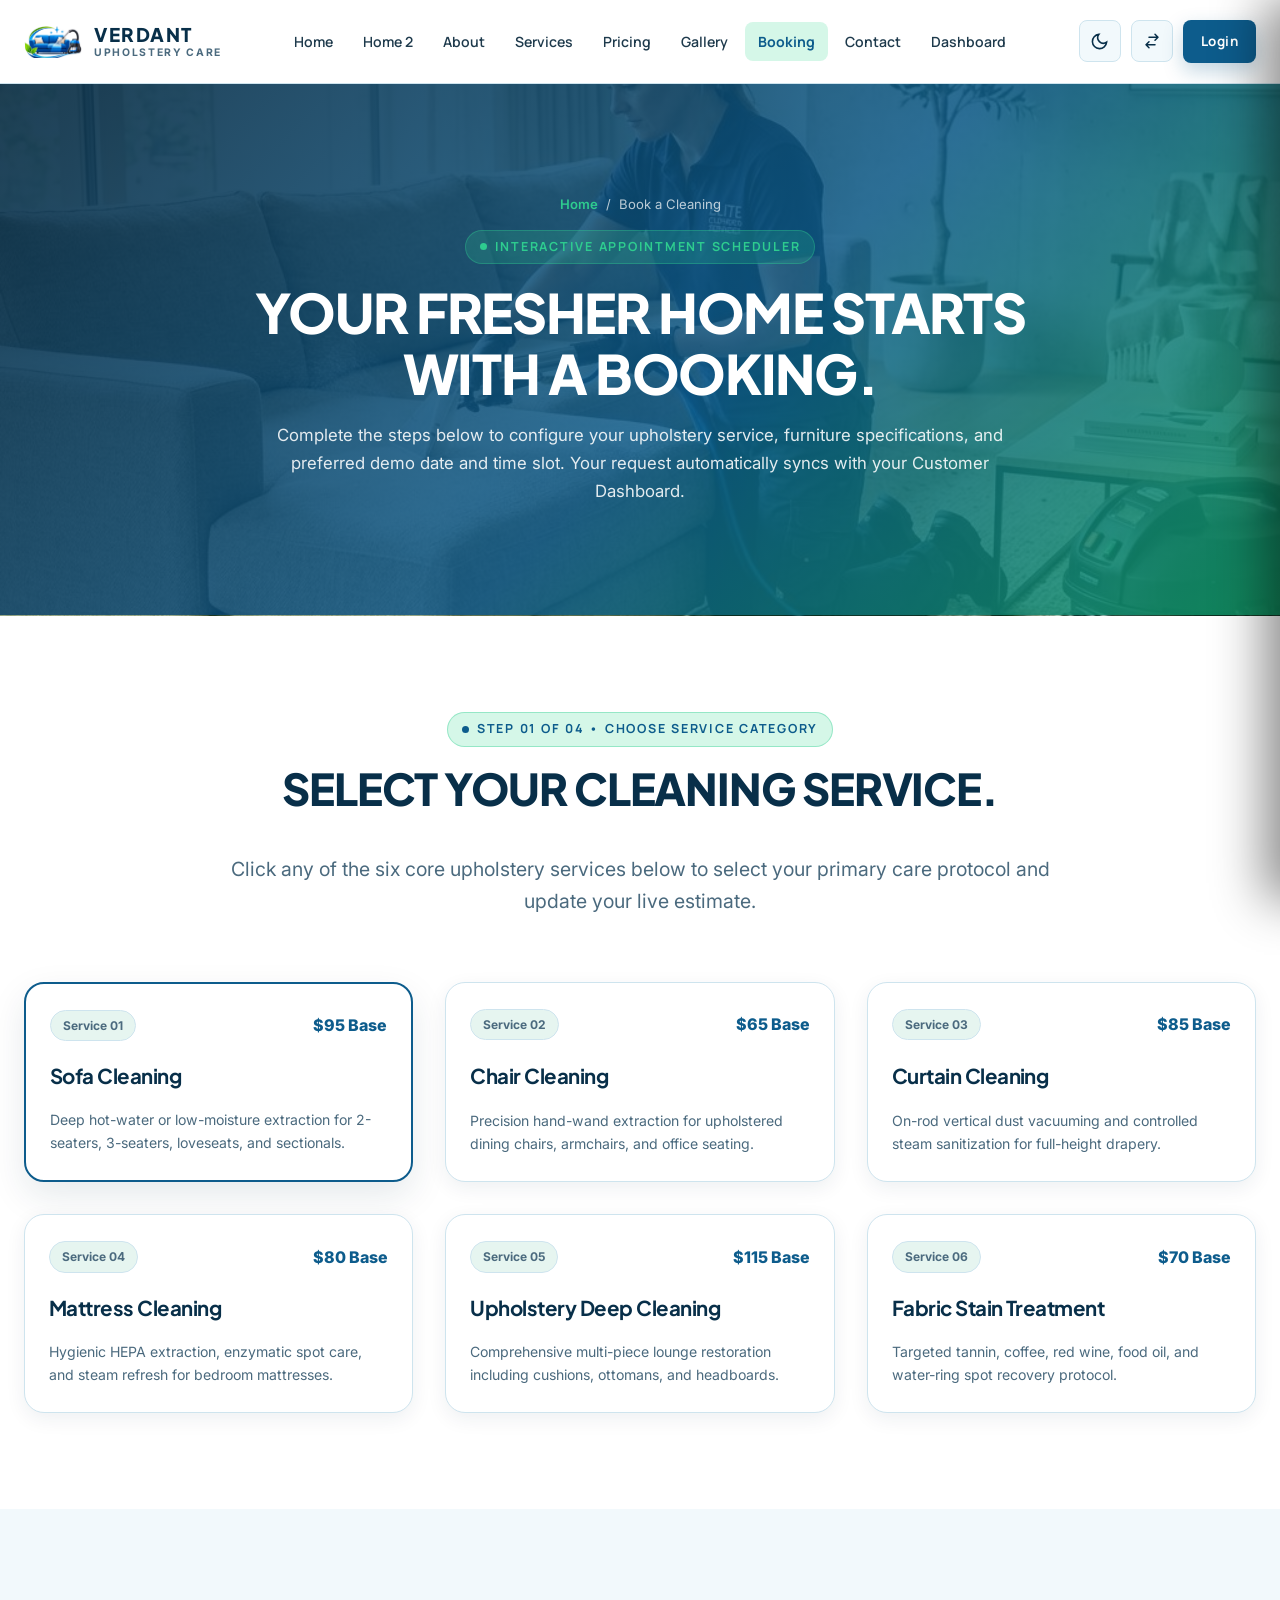
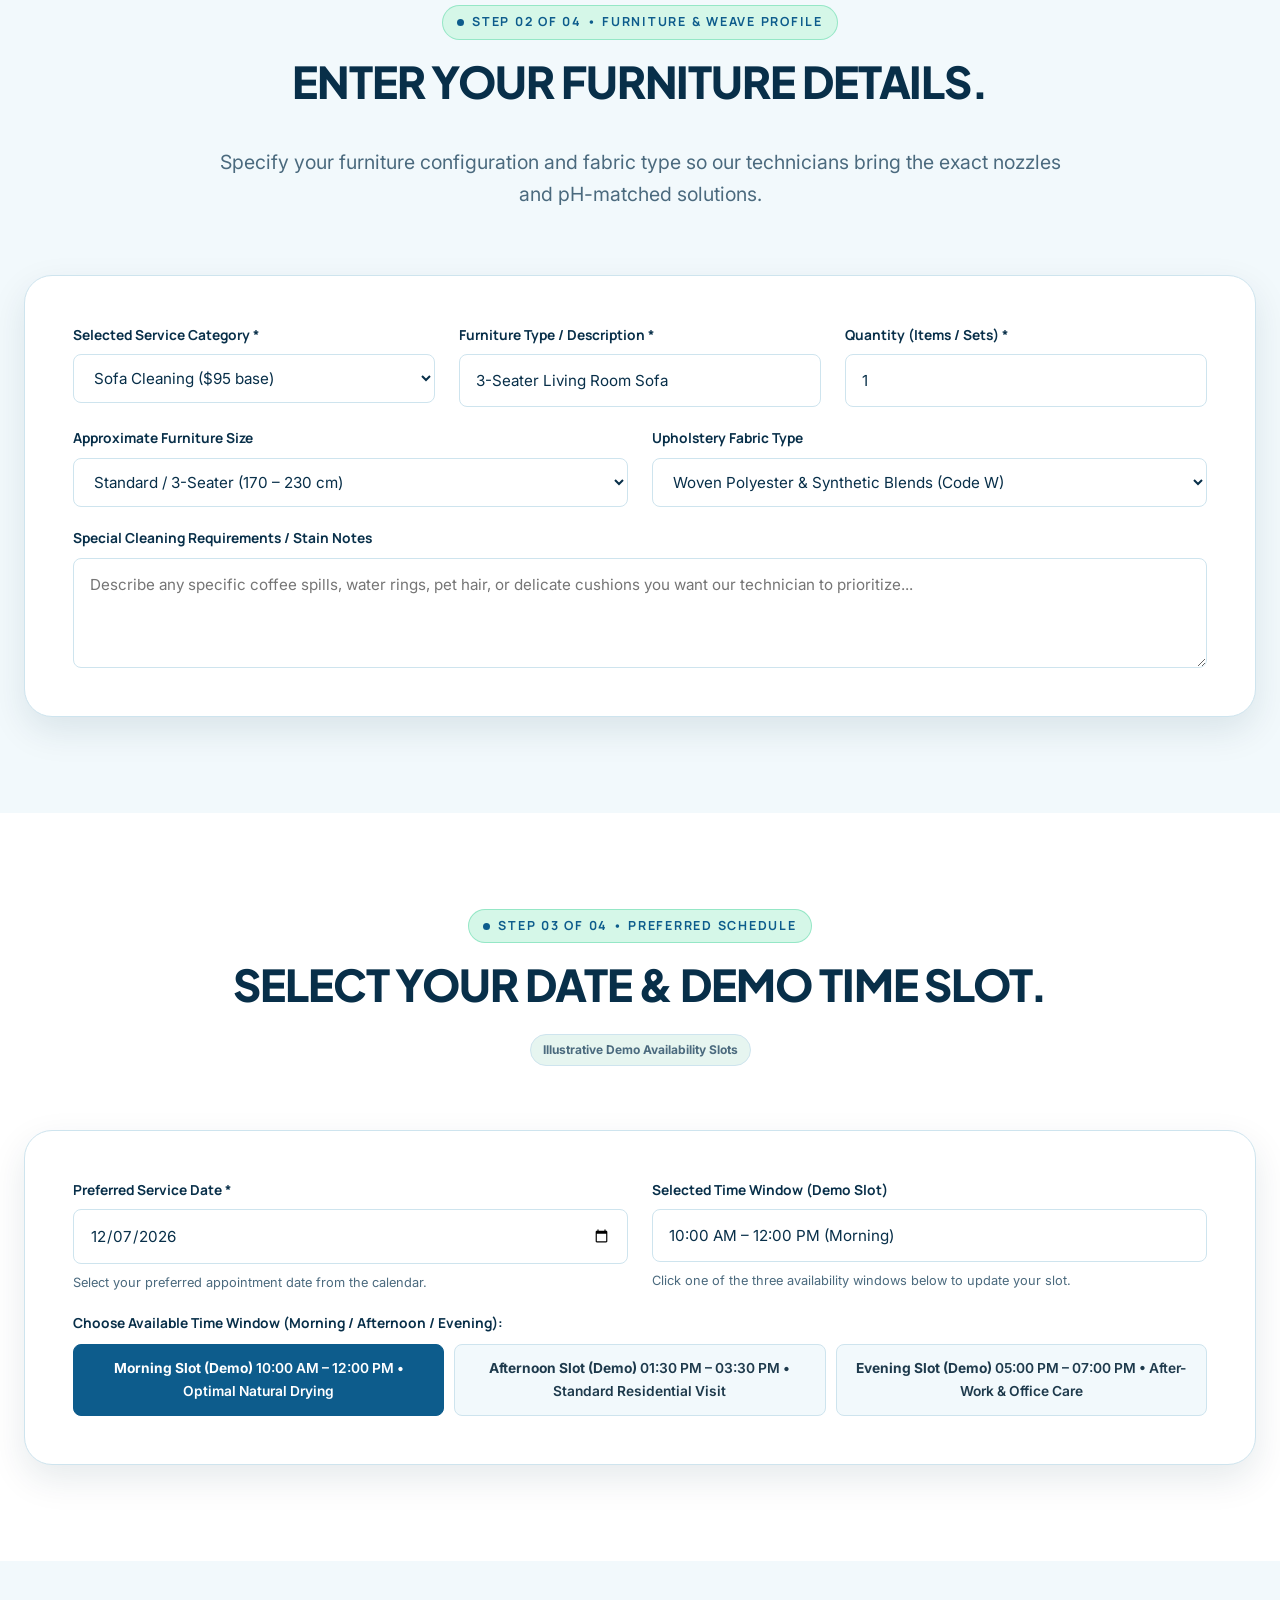
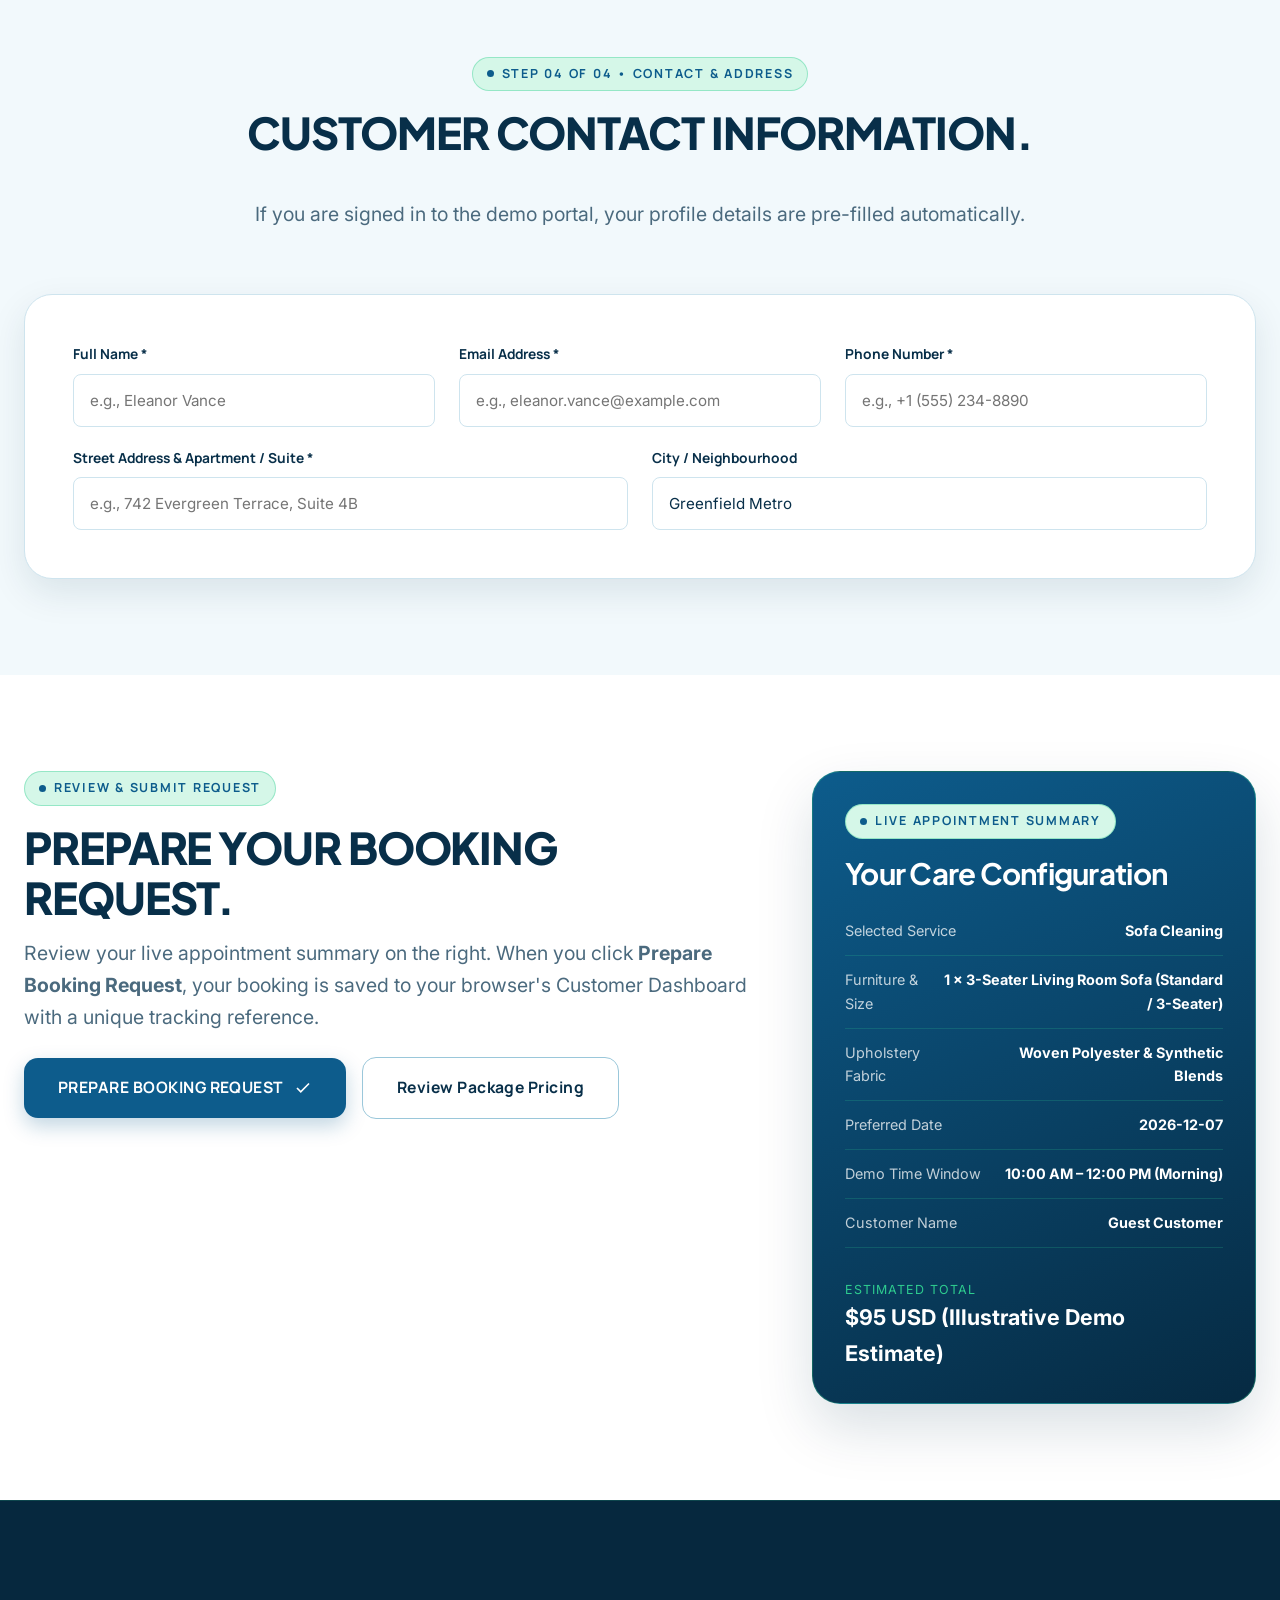
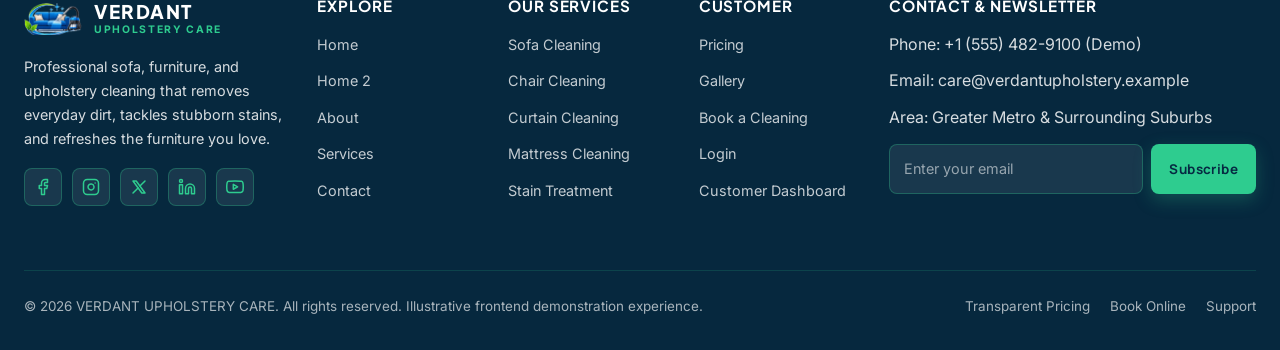
<file: booking.html>
<!DOCTYPE html>
<html lang="en" data-theme="light">
<head>
  <meta charset="UTF-8">
  <meta name="viewport" content="width=device-width, initial-scale=1.0">
  <title>Book a Sofa &amp; Upholstery Cleaning Appointment | VERDANT Upholstery Care</title>
  <meta name="description" content="Schedule your professional sofa, chair, curtain, or mattress cleaning online. Choose your service, furniture details, date, and demo time slot.">
  <meta property="og:title" content="VERDANT Upholstery Care — Book a Cleaning">
  <meta property="og:description" content="Your fresher home starts with a booking. Interactive service and date configurator.">
  <meta property="og:type" content="website">
  <link rel="icon" type="image/png" href="images/logo.png">
  <link rel="stylesheet" href="assets/css/style.css">
</head>
<body>

  <!-- ==================== GLOBAL STICKY NAVBAR ==================== -->
  <header class="site-header">
    <div class="container navbar">
      <a href="index.html" class="brand-logo" aria-label="Verdant Upholstery Care Home">
        <span class="brand-logo__mark" aria-hidden="true">
          <img src="images/logo.png" alt="Verdant Upholstery Care Logo" width="58" height="42">
        </span>
        <span class="brand-logo__text">
          <span class="brand-logo__name">VERDANT</span>
          <span class="brand-logo__sub">UPHOLSTERY CARE</span>
        </span>
      </a>

      <nav class="nav-menu" aria-label="Primary Navigation">
        <a href="index.html" class="nav-link">Home</a>
        <a href="home-2.html" class="nav-link">Home 2</a>
        <a href="about.html" class="nav-link">About</a>
        <a href="services.html" class="nav-link">Services</a>
        <a href="pricing.html" class="nav-link">Pricing</a>
        <a href="gallery.html" class="nav-link">Gallery</a>
        <a href="booking.html" class="nav-link is-active">Booking</a>
        <a href="contact.html" class="nav-link">Contact</a>
        <a href="dashboard.html" class="nav-link">Dashboard</a>
      </nav>

      <div class="nav-actions">
        <button type="button" class="theme-toggle" data-theme-toggle aria-label="Toggle Light and Dark Theme">
          <svg class="icon-moon" viewBox="0 0 24 24" fill="none" stroke="currentColor" stroke-width="2"><path d="M21 12.79A9 9 0 1 1 11.21 3 7 7 0 0 0 21 12.79z"/></svg>
          <svg class="icon-sun" viewBox="0 0 24 24" fill="none" stroke="currentColor" stroke-width="2"><circle cx="12" cy="12" r="5"/><line x1="12" y1="1" x2="12" y2="3"/><line x1="12" y1="21" x2="12" y2="23"/><line x1="4.22" y1="4.22" x2="5.64" y2="5.64"/><line x1="18.36" y1="18.36" x2="19.78" y2="19.78"/><line x1="1" y1="12" x2="3" y2="12"/><line x1="21" y1="12" x2="23" y2="12"/><line x1="4.22" y1="19.78" x2="5.64" y2="18.36"/><line x1="18.36" y1="5.64" x2="19.78" y2="4.22"/></svg>
        </button>
        <button type="button" class="rtl-toggle-btn" data-rtl-toggle aria-label="Toggle Direction" title="Toggle RTL / LTR Direction">
          <svg viewBox="0 0 24 24" width="18" height="18" fill="none" stroke="currentColor" stroke-width="2" stroke-linecap="round" stroke-linejoin="round" aria-hidden="true">
            <path d="M8 7h12m0 0l-4-4m4 4l-4 4"/>
            <path d="M16 17H4m0 0l4 4m-4-4l4-4"/>
          </svg>
        </button>
        <a href="login.html" class="btn btn--primary btn--sm btn--nav-cta">Login</a>
        <button type="button" class="hamburger-btn" data-drawer-open aria-label="Open Navigation Menu">
          <svg viewBox="0 0 24 24" width="22" height="22" fill="none" stroke="currentColor" stroke-width="2.2"><line x1="3" y1="6" x2="21" y2="6"/><line x1="3" y1="12" x2="21" y2="12"/><line x1="3" y1="18" x2="21" y2="18"/></svg>
        </button>
      </div>
    </div>
  </header>

    <!-- ==================== MOBILE NAVIGATION DRAWER ==================== -->
  <div class="mobile-drawer-backdrop" aria-hidden="true"></div>
  <aside class="mobile-drawer" aria-label="Mobile Navigation Drawer" aria-hidden="true">
    <div class="mobile-drawer__header">
      <a href="index.html" class="brand-logo">
        <span class="brand-logo__mark">
          <img src="images/logo.png" alt="Verdant Upholstery Care Logo" width="58" height="42">
        </span>
        <span class="brand-logo__text">
          <span class="brand-logo__name">VERDANT</span>
          <span class="brand-logo__sub">UPHOLSTERY CARE</span>
        </span>
      </a>
      <button type="button" class="drawer-close-btn" data-drawer-close aria-label="Close Navigation Drawer">
        <svg viewBox="0 0 24 24" width="20" height="20" fill="none" stroke="currentColor" stroke-width="2.2"><line x1="18" y1="6" x2="6" y2="18"/><line x1="6" y1="6" x2="18" y2="18"/></svg>
      </button>
    </div>
    <div class="mobile-drawer__body">
      <nav class="drawer-nav-list" aria-label="Drawer Links">
        <a href="index.html" class="drawer-nav-link">Home</a>
        <a href="home-2.html" class="drawer-nav-link">Home 2</a>
        <a href="about.html" class="drawer-nav-link">About</a>
        <a href="services.html" class="drawer-nav-link">Services</a>
        <a href="pricing.html" class="drawer-nav-link">Pricing</a>
        <a href="gallery.html" class="drawer-nav-link">Gallery</a>
        <a href="booking.html" class="drawer-nav-link is-active">Booking</a>
        <a href="contact.html" class="drawer-nav-link">Contact</a>
        <a href="dashboard.html" class="drawer-nav-link">Dashboard</a>
      </nav>
    </div>
    <div class="mobile-drawer__footer">
      <div class="drawer-toggles-row">
        <button type="button" class="theme-toggle" data-theme-toggle aria-label="Toggle Light and Dark Theme">
          <svg class="icon-moon" viewBox="0 0 24 24" fill="none" stroke="currentColor" stroke-width="2"><path d="M21 12.79A9 9 0 1 1 11.21 3 7 7 0 0 0 21 12.79z"/></svg>
          <svg class="icon-sun" viewBox="0 0 24 24" fill="none" stroke="currentColor" stroke-width="2"><circle cx="12" cy="12" r="5"/><line x1="12" y1="1" x2="12" y2="3"/><line x1="12" y1="21" x2="12" y2="23"/><line x1="4.22" y1="4.22" x2="5.64" y2="5.64"/><line x1="18.36" y1="18.36" x2="19.78" y2="19.78"/><line x1="1" y1="12" x2="3" y2="12"/><line x1="21" y1="12" x2="23" y2="12"/><line x1="4.22" y1="19.78" x2="5.64" y2="18.36"/><line x1="18.36" y1="5.64" x2="19.78" y2="4.22"/></svg>
        </button>
        <button type="button" class="rtl-toggle-btn" data-rtl-toggle aria-label="Toggle Direction" title="Toggle RTL / LTR Direction">
          <svg viewBox="0 0 24 24" width="18" height="18" fill="none" stroke="currentColor" stroke-width="2" stroke-linecap="round" stroke-linejoin="round" aria-hidden="true">
            <path d="M8 7h12m0 0l-4-4m4 4l-4 4"/>
            <path d="M16 17H4m0 0l4 4m-4-4l4-4"/>
          </svg>
        </button>
      </div>
      <a href="login.html" class="btn btn--primary drawer-login-btn">Login</a>
    </div>
  </aside>

  <main>
    <!-- ==================== SECTION 01 — BOOKING HERO ==================== -->
    <section class="page-hero" id="booking-hero" style="background-image: url('images/image-24.png');">
      <div class="container page-hero__inner reveal">
        <div class="breadcrumb">
          <a href="index.html">Home</a>
          <span>/</span>
          <span>Book a Cleaning</span>
        </div>
        <span class="eyebrow">Interactive Appointment Scheduler</span>
        <h1 class="display-lg">YOUR FRESHER HOME STARTS WITH A BOOKING.</h1>
        <p class="lead">
          Complete the steps below to configure your upholstery service, furniture specifications, and preferred demo date and time slot. Your request automatically syncs with your Customer Dashboard.
        </p>
      </div>
    </section>

    <form id="full-booking-form" novalidate>
      <!-- ==================== SECTION 02 — SERVICE SELECTION (6 CARDS) ==================== -->
      <section class="section" id="service-selection">
        <div class="container">
          <div class="section-header section-header--split reveal">
            <div>
              <span class="eyebrow">Step 01 of 04 • Choose Service Category</span>
              <h2 class="heading-lg">SELECT YOUR CLEANING SERVICE.</h2>
            </div>
            <p class="lead">Click any of the six core upholstery services below to select your primary care protocol and update your live estimate.</p>
          </div>

          <!-- Strict 6-Card Even Grid -->
          <div class="grid-6 reveal">
            <div class="feature-card is-selected" data-select-service="Sofa Cleaning" style="cursor: pointer;" role="button" tabindex="0">
              <div style="display: flex; justify-content: space-between; align-items: center; margin-bottom: 12px;">
                <span class="badge-demo">Service 01</span>
                <span style="font-weight: 800; color: var(--clr-primary);">$95 Base</span>
              </div>
              <h3 class="heading-sm" style="margin-bottom: 8px;">Sofa Cleaning</h3>
              <p style="font-size: 0.88rem; color: var(--text-muted);">Deep hot-water or low-moisture extraction for 2-seaters, 3-seaters, loveseats, and sectionals.</p>
            </div>

            <div class="feature-card" data-select-service="Chair Cleaning" style="cursor: pointer;" role="button" tabindex="0">
              <div style="display: flex; justify-content: space-between; align-items: center; margin-bottom: 12px;">
                <span class="badge-demo">Service 02</span>
                <span style="font-weight: 800; color: var(--clr-primary);">$65 Base</span>
              </div>
              <h3 class="heading-sm" style="margin-bottom: 8px;">Chair Cleaning</h3>
              <p style="font-size: 0.88rem; color: var(--text-muted);">Precision hand-wand extraction for upholstered dining chairs, armchairs, and office seating.</p>
            </div>

            <div class="feature-card" data-select-service="Curtain Cleaning" style="cursor: pointer;" role="button" tabindex="0">
              <div style="display: flex; justify-content: space-between; align-items: center; margin-bottom: 12px;">
                <span class="badge-demo">Service 03</span>
                <span style="font-weight: 800; color: var(--clr-primary);">$85 Base</span>
              </div>
              <h3 class="heading-sm" style="margin-bottom: 8px;">Curtain Cleaning</h3>
              <p style="font-size: 0.88rem; color: var(--text-muted);">On-rod vertical dust vacuuming and controlled steam sanitization for full-height drapery.</p>
            </div>

            <div class="feature-card" data-select-service="Mattress Cleaning" style="cursor: pointer;" role="button" tabindex="0">
              <div style="display: flex; justify-content: space-between; align-items: center; margin-bottom: 12px;">
                <span class="badge-demo">Service 04</span>
                <span style="font-weight: 800; color: var(--clr-primary);">$80 Base</span>
              </div>
              <h3 class="heading-sm" style="margin-bottom: 8px;">Mattress Cleaning</h3>
              <p style="font-size: 0.88rem; color: var(--text-muted);">Hygienic HEPA extraction, enzymatic spot care, and steam refresh for bedroom mattresses.</p>
            </div>

            <div class="feature-card" data-select-service="Upholstery Deep Cleaning" style="cursor: pointer;" role="button" tabindex="0">
              <div style="display: flex; justify-content: space-between; align-items: center; margin-bottom: 12px;">
                <span class="badge-demo">Service 05</span>
                <span style="font-weight: 800; color: var(--clr-primary);">$115 Base</span>
              </div>
              <h3 class="heading-sm" style="margin-bottom: 8px;">Upholstery Deep Cleaning</h3>
              <p style="font-size: 0.88rem; color: var(--text-muted);">Comprehensive multi-piece lounge restoration including cushions, ottomans, and headboards.</p>
            </div>

            <div class="feature-card" data-select-service="Fabric Stain Treatment" style="cursor: pointer;" role="button" tabindex="0">
              <div style="display: flex; justify-content: space-between; align-items: center; margin-bottom: 12px;">
                <span class="badge-demo">Service 06</span>
                <span style="font-weight: 800; color: var(--clr-primary);">$70 Base</span>
              </div>
              <h3 class="heading-sm" style="margin-bottom: 8px;">Fabric Stain Treatment</h3>
              <p style="font-size: 0.88rem; color: var(--text-muted);">Targeted tannin, coffee, red wine, food oil, and water-ring spot recovery protocol.</p>
            </div>
          </div>
        </div>
      </section>

      <!-- ==================== SECTION 03 — FURNITURE DETAILS ==================== -->
      <section class="section section--surface" id="furniture-details">
        <div class="container">
          <div class="section-header section-header--split reveal">
            <div>
              <span class="eyebrow">Step 02 of 04 • Furniture &amp; Weave Profile</span>
              <h2 class="heading-lg">ENTER YOUR FURNITURE DETAILS.</h2>
            </div>
            <p class="lead">Specify your furniture configuration and fabric type so our technicians bring the exact nozzles and pH-matched solutions.</p>
          </div>

          <div class="booking-step-box reveal">
            <div class="form-grid-3">
              <div class="form-group">
                <label class="form-label" for="bk-service">Selected Service Category *</label>
                <select id="bk-service" class="form-select" required>
                  <option value="Sofa Cleaning">Sofa Cleaning ($95 base)</option>
                  <option value="Chair Cleaning">Chair Cleaning ($65 base)</option>
                  <option value="Curtain Cleaning">Curtain Cleaning ($85 base)</option>
                  <option value="Mattress Cleaning">Mattress Cleaning ($80 base)</option>
                  <option value="Upholstery Deep Cleaning">Upholstery Deep Cleaning ($115 base)</option>
                  <option value="Fabric Stain Treatment">Fabric Stain Treatment ($70 base)</option>
                </select>
              </div>

              <div class="form-group">
                <label class="form-label" for="bk-furniture-type">Furniture Type / Description *</label>
                <input type="text" id="bk-furniture-type" class="form-input" value="3-Seater Living Room Sofa" placeholder="e.g., L-Shaped Sectional, 6 Dining Chairs" required>
              </div>

              <div class="form-group">
                <label class="form-label" for="bk-quantity">Quantity (Items / Sets) *</label>
                <input type="number" id="bk-quantity" class="form-input" min="1" max="20" value="1" required>
              </div>
            </div>

            <div class="form-grid-2" style="margin-top: 20px;">
              <div class="form-group">
                <label class="form-label" for="bk-size">Approximate Furniture Size</label>
                <select id="bk-size" class="form-select">
                  <option value="Compact / 2-Seater">Compact / 2-Seater (Up to 160 cm)</option>
                  <option value="Standard / 3-Seater" selected>Standard / 3-Seater (170 – 230 cm)</option>
                  <option value="Large / 4-Seater or L-Sectional">Large / 4-Seater or L-Sectional (240+ cm)</option>
                  <option value="Multi-Piece Suite / Full Set">Multi-Piece Suite / Full Set</option>
                </select>
              </div>

              <div class="form-group">
                <label class="form-label" for="bk-fabric">Upholstery Fabric Type</label>
                <select id="bk-fabric" class="form-select">
                  <option value="Natural Linen & Cotton Blends">Natural Linen &amp; Cotton Blends (Code W/S)</option>
                  <option value="Cotton, Silk & Performance Velvet">Cotton, Silk &amp; Performance Velvet (Pile-Sensitive)</option>
                  <option value="Woven Polyester & Synthetic Blends" selected>Woven Polyester &amp; Synthetic Blends (Code W)</option>
                  <option value="Ultra-Dense Microfiber & Alcantara">Ultra-Dense Microfiber &amp; Alcantara</option>
                  <option value="Aniline, Semi-Aniline & Pigmented Leather">Aniline, Semi-Aniline &amp; Pigmented Leather (Code L)</option>
                  <option value="Unsure — Inspect Care Tag On-Site">Unsure — Inspect Care Tag On-Site</option>
                </select>
              </div>
            </div>

            <div class="form-group" style="margin-top: 20px; margin-bottom: 0;">
              <label class="form-label" for="bk-notes">Special Cleaning Requirements / Stain Notes</label>
              <textarea id="bk-notes" class="form-textarea" rows="3" placeholder="Describe any specific coffee spills, water rings, pet hair, or delicate cushions you want our technician to prioritize..."></textarea>
            </div>
          </div>
        </div>
      </section>

      <!-- ==================== SECTION 04 — DATE AND TIME SELECTION ==================== -->
      <section class="section" id="date-time-selection">
        <div class="container">
          <div class="section-header section-header--split reveal">
            <div>
              <span class="eyebrow">Step 03 of 04 • Preferred Schedule</span>
              <h2 class="heading-lg">SELECT YOUR DATE &amp; DEMO TIME SLOT.</h2>
            </div>
            <div>
              <span class="badge-demo">Illustrative Demo Availability Slots</span>
            </div>
          </div>

          <div class="booking-step-box reveal">
            <div class="form-grid-2">
              <div class="form-group">
                <label class="form-label" for="bk-date">Preferred Service Date *</label>
                <input type="date" id="bk-date" class="form-input" required>
                <span class="form-hint">Select your preferred appointment date from the calendar.</span>
              </div>

              <div class="form-group">
                <label class="form-label" for="bk-time">Selected Time Window (Demo Slot)</label>
                <input type="text" id="bk-time" class="form-input" value="10:00 AM – 12:00 PM (Morning)" readonly>
                <span class="form-hint">Click one of the three availability windows below to update your slot.</span>
              </div>
            </div>

            <div style="margin-top: 18px;">
              <span class="form-label" style="display: block; margin-bottom: 10px;">Choose Available Time Window (Morning / Afternoon / Evening):</span>
              <div class="slot-grid">
                <button type="button" class="slot-btn is-selected" data-bk-slot="10:00 AM – 12:00 PM (Morning)">
                  <strong>Morning Slot (Demo)</strong>
                  <span>10:00 AM – 12:00 PM • Optimal Natural Drying</span>
                </button>
                <button type="button" class="slot-btn" data-bk-slot="01:30 PM – 03:30 PM (Afternoon)">
                  <strong>Afternoon Slot (Demo)</strong>
                  <span>01:30 PM – 03:30 PM • Standard Residential Visit</span>
                </button>
                <button type="button" class="slot-btn" data-bk-slot="05:00 PM – 07:00 PM (Evening)">
                  <strong>Evening Slot (Demo)</strong>
                  <span>05:00 PM – 07:00 PM • After-Work &amp; Office Care</span>
                </button>
              </div>
            </div>
          </div>
        </div>
      </section>

      <!-- ==================== SECTION 05 — CUSTOMER INFORMATION ==================== -->
      <section class="section section--surface" id="customer-information">
        <div class="container">
          <div class="section-header section-header--split reveal">
            <div>
              <span class="eyebrow">Step 04 of 04 • Contact &amp; Address</span>
              <h2 class="heading-lg">CUSTOMER CONTACT INFORMATION.</h2>
            </div>
            <p class="lead">If you are signed in to the demo portal, your profile details are pre-filled automatically.</p>
          </div>

          <div class="booking-step-box reveal">
            <div class="form-grid-3">
              <div class="form-group">
                <label class="form-label" for="bk-name">Full Name *</label>
                <input type="text" id="bk-name" class="form-input" placeholder="e.g., Eleanor Vance" required>
              </div>

              <div class="form-group">
                <label class="form-label" for="bk-email">Email Address *</label>
                <input type="email" id="bk-email" class="form-input" placeholder="e.g., eleanor.vance@example.com" required>
              </div>

              <div class="form-group">
                <label class="form-label" for="bk-phone">Phone Number *</label>
                <input type="tel" id="bk-phone" class="form-input" placeholder="e.g., +1 (555) 234-8890" required>
              </div>
            </div>

            <div class="form-grid-2" style="margin-top: 20px;">
              <div class="form-group">
                <label class="form-label" for="bk-address">Street Address &amp; Apartment / Suite *</label>
                <input type="text" id="bk-address" class="form-input" placeholder="e.g., 742 Evergreen Terrace, Suite 4B" required>
              </div>

              <div class="form-group">
                <label class="form-label" for="bk-city">City / Neighbourhood</label>
                <input type="text" id="bk-city" class="form-input" value="Greenfield Metro" placeholder="e.g., Greenfield Metro">
              </div>
            </div>
          </div>
        </div>
      </section>

      <!-- ==================== SECTION 06 — BOOKING CONFIRMATION & LIVE SUMMARY ==================== -->
      <section class="section" id="booking-confirmation">
        <div class="container">
          <div class="booking-layout reveal">
            <div>
              <span class="eyebrow">Review &amp; Submit Request</span>
              <h2 class="heading-lg" style="margin-bottom: 14px;">PREPARE YOUR BOOKING REQUEST.</h2>
              <p class="lead" style="margin-bottom: 24px;">
                Review your live appointment summary on the right. When you click <strong>Prepare Booking Request</strong>, your booking is saved to your browser's Customer Dashboard with a unique tracking reference.
              </p>

              <div id="booking-form-error" class="form-error-msg" style="padding: 14px 18px; border-radius: var(--radius-md); background: rgba(194, 59, 42, 0.1); border: 1px solid rgba(194, 59, 42, 0.35); margin-bottom: 20px;"></div>

              <div class="hero-cta-group" style="display: flex; flex-wrap: wrap; gap: 16px; align-items: center;">
                <button type="submit" class="btn btn--primary btn--lg">
                  <span>PREPARE BOOKING REQUEST</span>
                  <svg viewBox="0 0 24 24" fill="none" stroke="currentColor" stroke-width="2.2"><polyline points="20 6 9 17 4 12"/></svg>
                </button>
                <a href="pricing.html" class="btn btn--outline btn--lg">Review Package Pricing</a>
              </div>

              <!-- Confirmation Box (Hidden until submitted) -->
              <div id="booking-confirmation-result" style="display: none; margin-top: 32px; padding: 30px; border-radius: var(--radius-lg); background: var(--clr-primary-deeper); color: var(--clr-white); border: 2px solid var(--clr-sage); box-shadow: var(--shadow-lg);">
                <span class="badge-demo" style="background: rgba(46,204,143,0.2); color: var(--clr-sage); border-color: rgba(46,204,143,0.4); margin-bottom: 12px;">
                  Booking Reference: <strong id="confirmed-ref-id">VRD-2026-1000</strong>
                </span>
                <h3 class="heading-md" style="color: var(--clr-white); margin-bottom: 10px;">
                  YOUR BOOKING REQUEST HAS BEEN PREPARED SUCCESSFULLY.
                </h3>
                <p style="color: rgba(255,255,255,0.86); margin-bottom: 22px;">
                  Your appointment has been added to your personalized Customer Dashboard. You can now inspect your 5-stage service tracker, review your booking details, or simulate status updates.
                </p>
                <div class="hero-cta-group" style="display: flex; flex-wrap: wrap; gap: 12px;">
                  <a href="dashboard.html" class="btn btn--sage">
                    <span>Open Customer Dashboard &amp; Track Service</span>
                    <svg viewBox="0 0 24 24" fill="none" stroke="currentColor" stroke-width="2.2"><line x1="5" y1="12" x2="19" y2="12"/><polyline points="12 5 19 12 12 19"/></svg>
                  </a>
                  <a href="services.html" class="btn btn--outline-light">Explore More Services</a>
                </div>
              </div>
            </div>

            <!-- Live Summary Panel -->
            <aside class="booking-summary-card" aria-label="Live Booking Summary">
              <span class="eyebrow">Live Appointment Summary</span>
              <h3 class="heading-md" style="color: var(--clr-white); margin-bottom: 16px;">Your Care Configuration</h3>

              <div class="summary-row">
                <span>Selected Service</span>
                <strong id="sum-service">Sofa Cleaning</strong>
              </div>
              <div class="summary-row">
                <span>Furniture &amp; Size</span>
                <strong id="sum-furniture">1 &times; 3-Seater Living Room Sofa (Standard / 3-Seater)</strong>
              </div>
              <div class="summary-row">
                <span>Upholstery Fabric</span>
                <strong id="sum-fabric">Woven Polyester &amp; Synthetic Blends</strong>
              </div>
              <div class="summary-row">
                <span>Preferred Date</span>
                <strong id="sum-date">Selected Date</strong>
              </div>
              <div class="summary-row">
                <span>Demo Time Window</span>
                <strong id="sum-time">10:00 AM – 12:00 PM (Morning)</strong>
              </div>
              <div class="summary-row">
                <span>Customer Name</span>
                <strong id="sum-customer">Guest Customer</strong>
              </div>

              <div class="summary-total">
                <div>
                  <span style="font-size: 0.78rem; text-transform: uppercase; letter-spacing: 0.08em; color: var(--clr-sage); display: block;">Estimated Total</span>
                  <strong id="sum-estimate" style="font-size: 1.35rem; color: var(--clr-white);">$95 USD (Illustrative Demo Estimate)</strong>
                </div>
              </div>
            </aside>
          </div>
        </div>
      </section>
    </form>
  </main>

  <!-- ==================== GLOBAL FOOTER ==================== -->
  <footer class="site-footer">
    <div class="container">
      <div class="footer-grid">
        <div class="footer-col">
          <a href="index.html" class="brand-logo" style="margin-bottom: 16px;">
            <span class="brand-logo__mark">
              <img src="images/logo.png" alt="Verdant Upholstery Care Logo" width="58" height="42">
            </span>
            <span class="brand-logo__text">
              <span class="brand-logo__name" style="color: var(--clr-white);">VERDANT</span>
              <span class="brand-logo__sub" style="color: var(--clr-sage);">UPHOLSTERY CARE</span>
            </span>
          </a>
          <p style="font-size: 0.9rem; margin-bottom: 16px;">Professional sofa, furniture, and upholstery cleaning that removes everyday dirt, tackles stubborn stains, and refreshes the furniture you love.</p>
                    <div class="footer-social-links" aria-label="Follow Verdant Upholstery Care">
            <a href="https://facebook.com" class="footer-social-icon" aria-label="Facebook" target="_blank" rel="noopener noreferrer">
              <svg viewBox="0 0 24 24" width="18" height="18" fill="none" stroke="currentColor" stroke-width="2" stroke-linecap="round" stroke-linejoin="round"><path d="M18 2h-3a5 5 0 0 0-5 5v3H7v4h3v8h4v-8h3l1-4h-4V7a1 1 0 0 1 1-1h3z"/></svg>
            </a>
            <a href="https://instagram.com" class="footer-social-icon" aria-label="Instagram" target="_blank" rel="noopener noreferrer">
              <svg viewBox="0 0 24 24" width="18" height="18" fill="none" stroke="currentColor" stroke-width="2" stroke-linecap="round" stroke-linejoin="round"><rect x="2" y="2" width="20" height="20" rx="5" ry="5"/><path d="M16 11.37A4 4 0 1 1 12.63 8 4 4 0 0 1 16 11.37z"/><line x1="17.5" y1="6.5" x2="17.51" y2="6.5"/></svg>
            </a>
            <a href="https://twitter.com" class="footer-social-icon" aria-label="X (Twitter)" target="_blank" rel="noopener noreferrer">
              <svg viewBox="0 0 24 24" width="18" height="18" fill="none" stroke="currentColor" stroke-width="2" stroke-linecap="round" stroke-linejoin="round"><path d="M4 4l11.733 16h4.267l-11.733 -16z"/><path d="M4 20l6.768 -6.768m2.46 -2.46l6.772 -6.772"/></svg>
            </a>
            <a href="https://linkedin.com" class="footer-social-icon" aria-label="LinkedIn" target="_blank" rel="noopener noreferrer">
              <svg viewBox="0 0 24 24" width="18" height="18" fill="none" stroke="currentColor" stroke-width="2" stroke-linecap="round" stroke-linejoin="round"><path d="M16 8a6 6 0 0 1 6 6v7h-4v-7a2 2 0 0 0-2-2 2 2 0 0 0-2 2v7h-4v-7a6 6 0 0 1 6-6z"/><rect x="2" y="9" width="4" height="12"/><circle cx="4" cy="4" r="2"/></svg>
            </a>
            <a href="https://youtube.com" class="footer-social-icon" aria-label="YouTube" target="_blank" rel="noopener noreferrer">
              <svg viewBox="0 0 24 24" width="18" height="18" fill="none" stroke="currentColor" stroke-width="2" stroke-linecap="round" stroke-linejoin="round"><path d="M22.54 6.42a2.78 2.78 0 0 0-1.94-2C18.88 4 12 4 12 4s-6.88 0-8.6.46a2.78 2.78 0 0 0-1.94 2A29 29 0 0 0 1 11.75a29 29 0 0 0 .46 5.33A2.78 2.78 0 0 0 3.4 19c1.72.46 8.6.46 8.6.46s6.88 0 8.6-.46a2.78 2.78 0 0 0 1.94-2 29 29 0 0 0 .46-5.25 29 29 0 0 0-.46-5.33z"/><polygon points="9.75 15.02 15.5 11.75 9.75 8.48 9.75 15.02"/></svg>
            </a>
          </div>
        </div>

        <div class="footer-col">
          <h4>EXPLORE</h4>
          <ul class="footer-links">
            <li><a href="index.html">Home</a></li>
            <li><a href="home-2.html">Home 2</a></li>
            <li><a href="about.html">About</a></li>
            <li><a href="services.html">Services</a></li>
            <li><a href="contact.html">Contact</a></li>
          </ul>
        </div>

        <div class="footer-col">
          <h4>OUR SERVICES</h4>
          <ul class="footer-links">
            <li><a href="services.html#sofa-cleaning">Sofa Cleaning</a></li>
            <li><a href="services.html#chair-cleaning">Chair Cleaning</a></li>
            <li><a href="services.html#curtain-mattress">Curtain Cleaning</a></li>
            <li><a href="services.html#curtain-mattress">Mattress Cleaning</a></li>
            <li><a href="services.html#specialized-care">Stain Treatment</a></li>
          </ul>
        </div>

        <div class="footer-col">
          <h4>CUSTOMER</h4>
          <ul class="footer-links">
            <li><a href="pricing.html">Pricing</a></li>
            <li><a href="gallery.html">Gallery</a></li>
            <li><a href="booking.html">Book a Cleaning</a></li>
            <li><a href="login.html">Login</a></li>
            <li><a href="dashboard.html">Customer Dashboard</a></li>
          </ul>
        </div>

        <div class="footer-col">
          <h4>CONTACT &amp; NEWSLETTER</h4>
          <ul class="footer-links" style="margin-bottom: 14px;">
            <li>Phone: +1 (555) 482-9100 (Demo)</li>
            <li>Email: care@verdantupholstery.example</li>
            <li>Area: Greater Metro &amp; Surrounding Suburbs</li>
          </ul>
          <form class="newsletter-form" aria-label="Newsletter Subscription">
            <input type="email" class="newsletter-input" placeholder="Enter your email" required aria-label="Email address">
            <button type="submit" class="btn btn--sage btn--sm">Subscribe</button>
          </form>
        </div>
      </div>

      <div class="footer-bottom">
        <p>&copy; 2026 VERDANT UPHOLSTERY CARE. All rights reserved. Illustrative frontend demonstration experience.</p>
        <div style="display: flex; gap: 20px;">
          <a href="pricing.html">Transparent Pricing</a>
          <a href="booking.html">Book Online</a>
          <a href="contact.html">Support</a>
        </div>
      </div>
    </div>
  </footer>

  <button type="button" class="back-to-top" aria-label="Back to top">
    <svg viewBox="0 0 24 24" width="20" height="20" fill="none" stroke="currentColor" stroke-width="2.4"><polyline points="18 15 12 9 6 15"/></svg>
  </button>

  <script src="assets/js/main.js"></script>
</body>
</html>
</file>
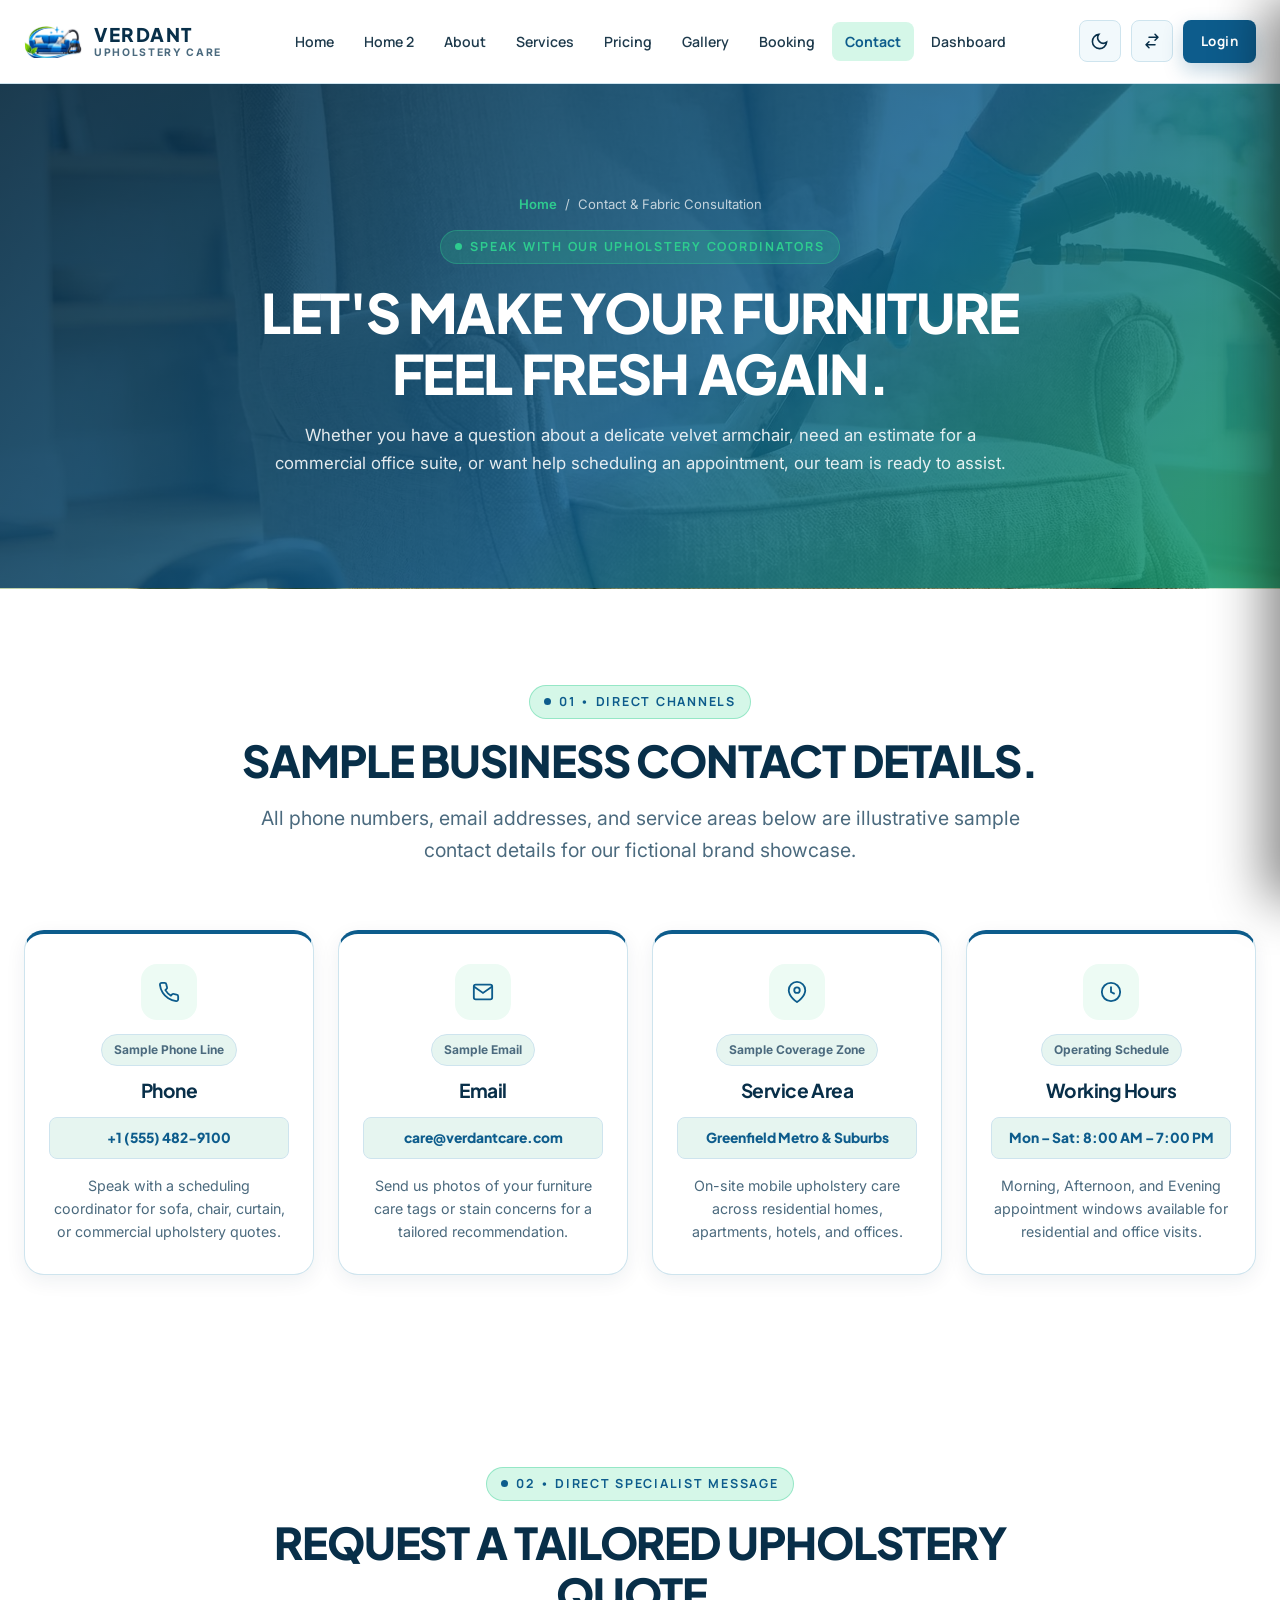
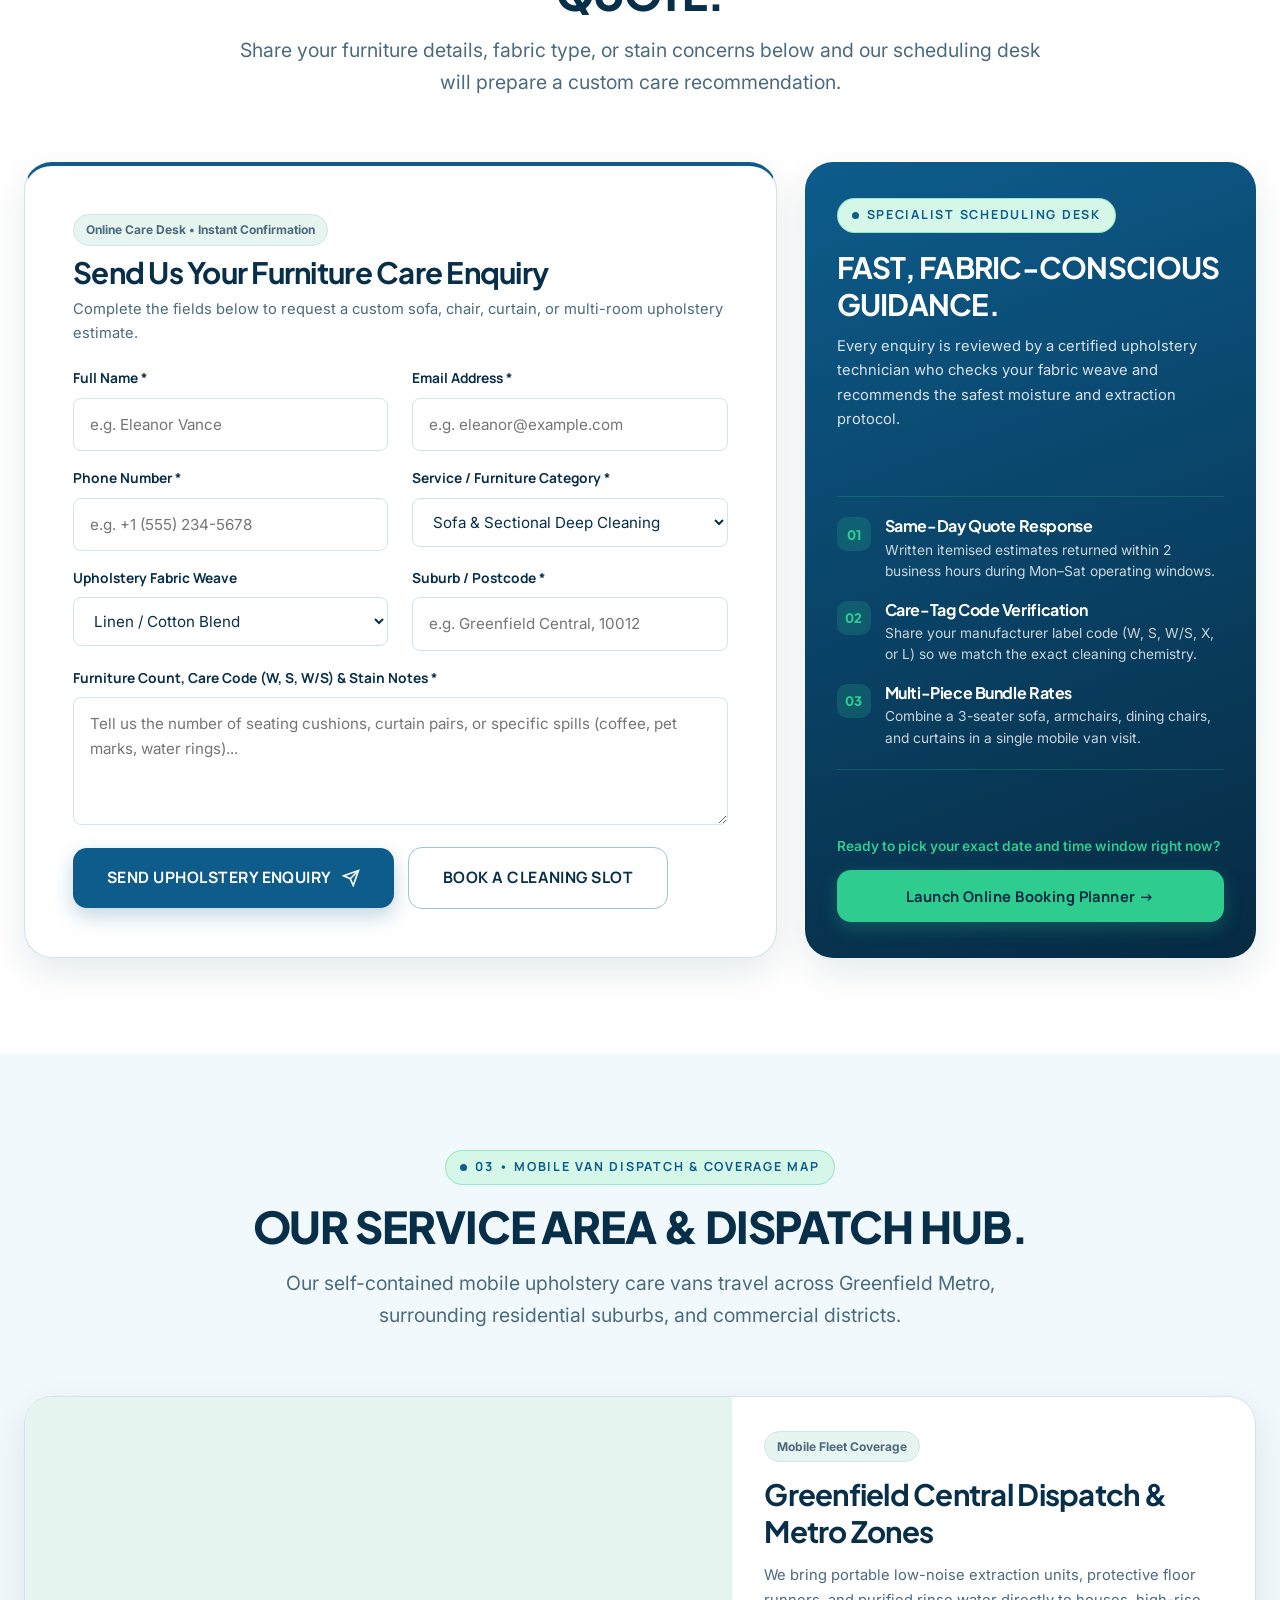
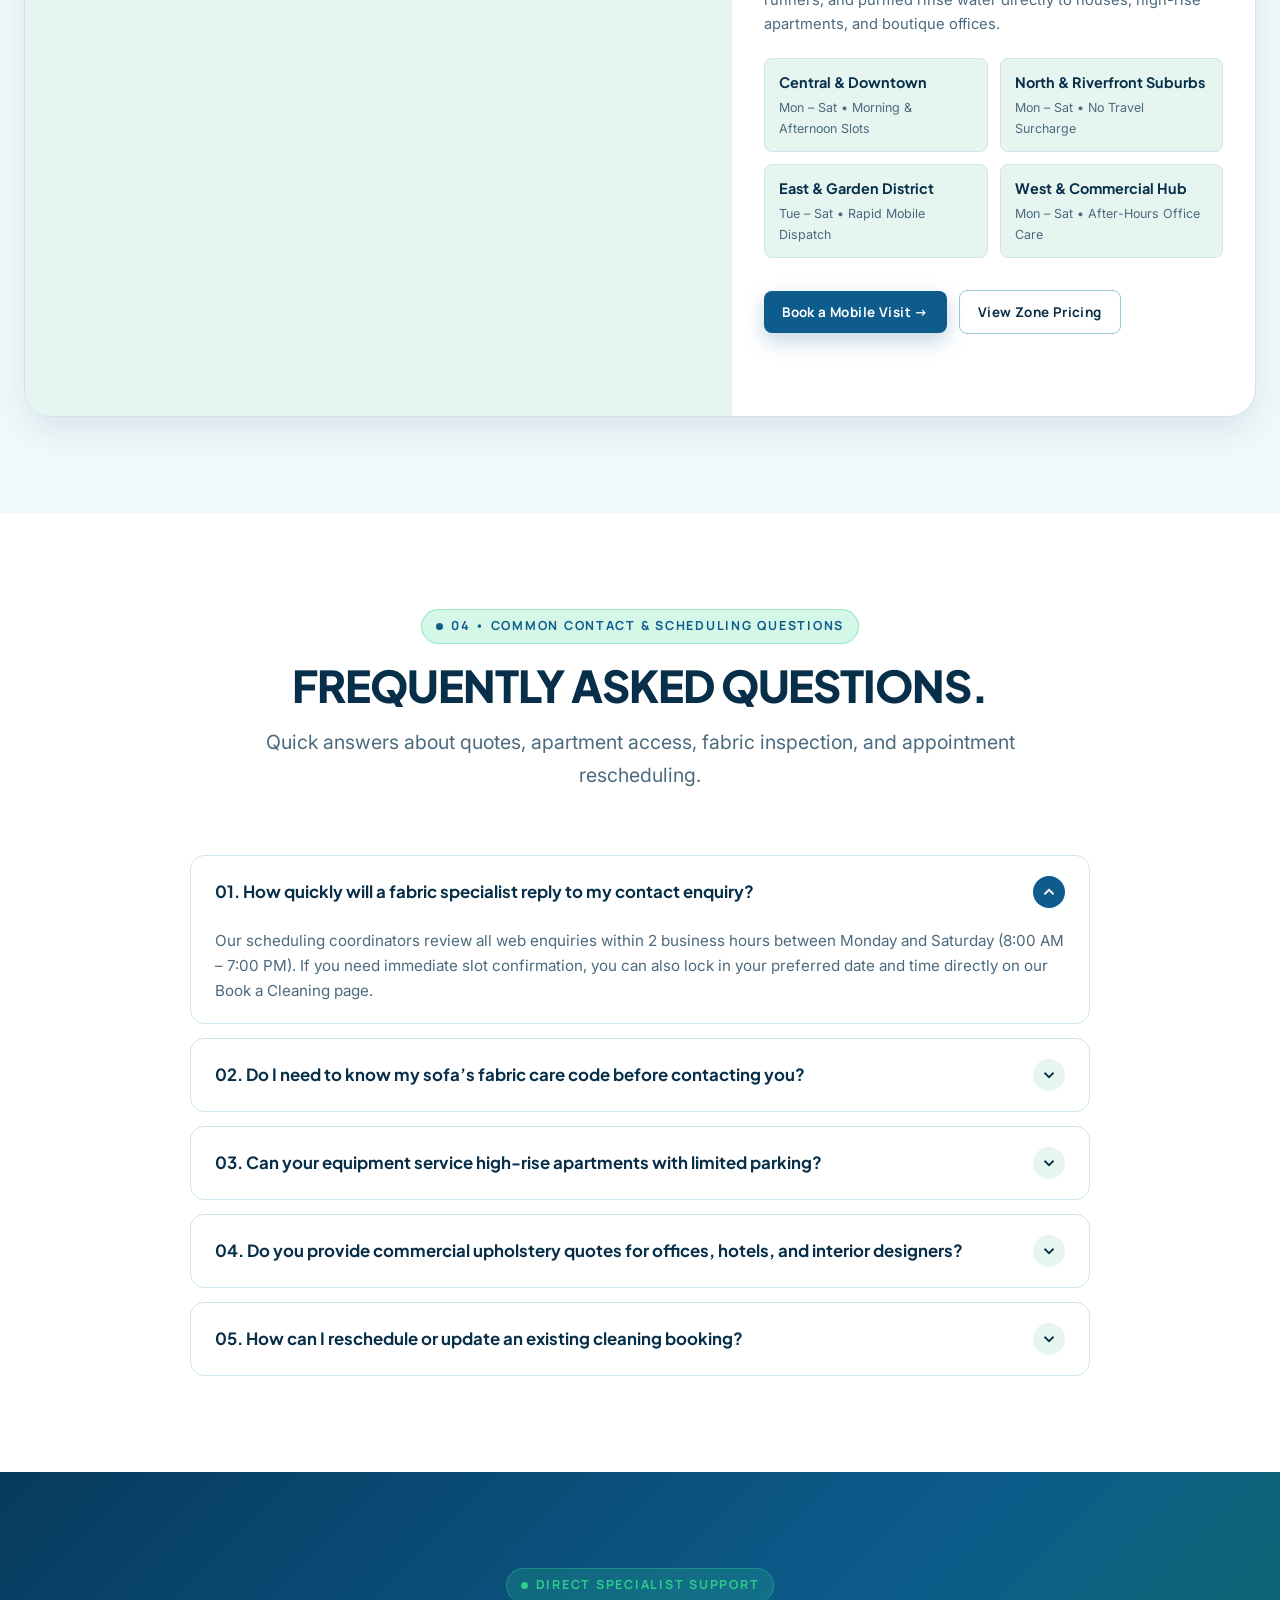
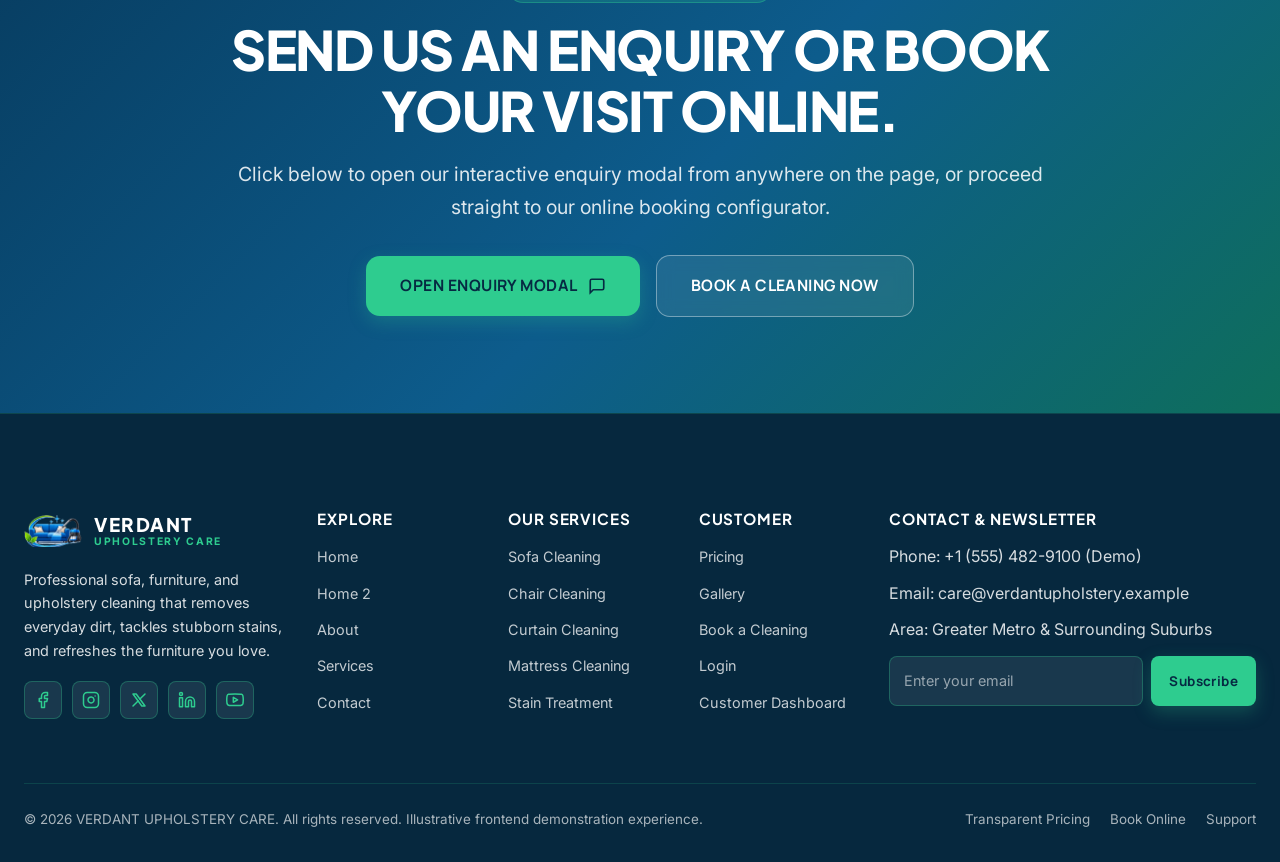
<file: contact.html>
<!DOCTYPE html>
<html lang="en" data-theme="light">
<head>
  <meta charset="UTF-8">
  <meta name="viewport" content="width=device-width, initial-scale=1.0">
  <title>Contact Our Upholstery Care Specialists | VERDANT Upholstery Care</title>
  <meta name="description" content="Get in touch with VERDANT Upholstery Care for general enquiries, fabric care questions, pricing quotes, or booking assistance.">
  <meta property="og:title" content="VERDANT Upholstery Care — Contact Us">
  <meta property="og:description" content="Let's make your furniture feel fresh again. Contact our upholstery care team.">
  <meta property="og:type" content="website">
  <link rel="icon" type="image/png" href="images/logo.png">
  <link rel="stylesheet" href="assets/css/style.css">
</head>
<body>

  <!-- ==================== GLOBAL STICKY NAVBAR ==================== -->
  <header class="site-header">
    <div class="container navbar">
      <a href="index.html" class="brand-logo" aria-label="Verdant Upholstery Care Home">
        <span class="brand-logo__mark" aria-hidden="true">
          <img src="images/logo.png" alt="Verdant Upholstery Care Logo" width="58" height="42">
        </span>
        <span class="brand-logo__text">
          <span class="brand-logo__name">VERDANT</span>
          <span class="brand-logo__sub">UPHOLSTERY CARE</span>
        </span>
      </a>

      <nav class="nav-menu" aria-label="Primary Navigation">
        <a href="index.html" class="nav-link">Home</a>
        <a href="home-2.html" class="nav-link">Home 2</a>
        <a href="about.html" class="nav-link">About</a>
        <a href="services.html" class="nav-link">Services</a>
        <a href="pricing.html" class="nav-link">Pricing</a>
        <a href="gallery.html" class="nav-link">Gallery</a>
        <a href="booking.html" class="nav-link">Booking</a>
        <a href="contact.html" class="nav-link is-active">Contact</a>
        <a href="dashboard.html" class="nav-link">Dashboard</a>
      </nav>

      <div class="nav-actions">
        <button type="button" class="theme-toggle" data-theme-toggle aria-label="Toggle Light and Dark Theme">
          <svg class="icon-moon" viewBox="0 0 24 24" fill="none" stroke="currentColor" stroke-width="2"><path d="M21 12.79A9 9 0 1 1 11.21 3 7 7 0 0 0 21 12.79z"/></svg>
          <svg class="icon-sun" viewBox="0 0 24 24" fill="none" stroke="currentColor" stroke-width="2"><circle cx="12" cy="12" r="5"/><line x1="12" y1="1" x2="12" y2="3"/><line x1="12" y1="21" x2="12" y2="23"/><line x1="4.22" y1="4.22" x2="5.64" y2="5.64"/><line x1="18.36" y1="18.36" x2="19.78" y2="19.78"/><line x1="1" y1="12" x2="3" y2="12"/><line x1="21" y1="12" x2="23" y2="12"/><line x1="4.22" y1="19.78" x2="5.64" y2="18.36"/><line x1="18.36" y1="5.64" x2="19.78" y2="4.22"/></svg>
        </button>
        <button type="button" class="rtl-toggle-btn" data-rtl-toggle aria-label="Toggle Direction" title="Toggle RTL / LTR Direction">
          <svg viewBox="0 0 24 24" width="18" height="18" fill="none" stroke="currentColor" stroke-width="2" stroke-linecap="round" stroke-linejoin="round" aria-hidden="true">
            <path d="M8 7h12m0 0l-4-4m4 4l-4 4"/>
            <path d="M16 17H4m0 0l4 4m-4-4l4-4"/>
          </svg>
        </button>
        <a href="login.html" class="btn btn--primary btn--sm btn--nav-cta">Login</a>
        <button type="button" class="hamburger-btn" data-drawer-open aria-label="Open Navigation Menu">
          <svg viewBox="0 0 24 24" width="22" height="22" fill="none" stroke="currentColor" stroke-width="2.2"><line x1="3" y1="6" x2="21" y2="6"/><line x1="3" y1="12" x2="21" y2="12"/><line x1="3" y1="18" x2="21" y2="18"/></svg>
        </button>
      </div>
    </div>
  </header>

    <!-- ==================== MOBILE NAVIGATION DRAWER ==================== -->
  <div class="mobile-drawer-backdrop" aria-hidden="true"></div>
  <aside class="mobile-drawer" aria-label="Mobile Navigation Drawer" aria-hidden="true">
    <div class="mobile-drawer__header">
      <a href="index.html" class="brand-logo">
        <span class="brand-logo__mark">
          <img src="images/logo.png" alt="Verdant Upholstery Care Logo" width="58" height="42">
        </span>
        <span class="brand-logo__text">
          <span class="brand-logo__name">VERDANT</span>
          <span class="brand-logo__sub">UPHOLSTERY CARE</span>
        </span>
      </a>
      <button type="button" class="drawer-close-btn" data-drawer-close aria-label="Close Navigation Drawer">
        <svg viewBox="0 0 24 24" width="20" height="20" fill="none" stroke="currentColor" stroke-width="2.2"><line x1="18" y1="6" x2="6" y2="18"/><line x1="6" y1="6" x2="18" y2="18"/></svg>
      </button>
    </div>
    <div class="mobile-drawer__body">
      <nav class="drawer-nav-list" aria-label="Drawer Links">
        <a href="index.html" class="drawer-nav-link">Home</a>
        <a href="home-2.html" class="drawer-nav-link">Home 2</a>
        <a href="about.html" class="drawer-nav-link">About</a>
        <a href="services.html" class="drawer-nav-link">Services</a>
        <a href="pricing.html" class="drawer-nav-link">Pricing</a>
        <a href="gallery.html" class="drawer-nav-link">Gallery</a>
        <a href="booking.html" class="drawer-nav-link">Booking</a>
        <a href="contact.html" class="drawer-nav-link is-active">Contact</a>
        <a href="dashboard.html" class="drawer-nav-link">Dashboard</a>
      </nav>
    </div>
    <div class="mobile-drawer__footer">
      <div class="drawer-toggles-row">
        <button type="button" class="theme-toggle" data-theme-toggle aria-label="Toggle Light and Dark Theme">
          <svg class="icon-moon" viewBox="0 0 24 24" fill="none" stroke="currentColor" stroke-width="2"><path d="M21 12.79A9 9 0 1 1 11.21 3 7 7 0 0 0 21 12.79z"/></svg>
          <svg class="icon-sun" viewBox="0 0 24 24" fill="none" stroke="currentColor" stroke-width="2"><circle cx="12" cy="12" r="5"/><line x1="12" y1="1" x2="12" y2="3"/><line x1="12" y1="21" x2="12" y2="23"/><line x1="4.22" y1="4.22" x2="5.64" y2="5.64"/><line x1="18.36" y1="18.36" x2="19.78" y2="19.78"/><line x1="1" y1="12" x2="3" y2="12"/><line x1="21" y1="12" x2="23" y2="12"/><line x1="4.22" y1="19.78" x2="5.64" y2="18.36"/><line x1="18.36" y1="5.64" x2="19.78" y2="4.22"/></svg>
        </button>
        <button type="button" class="rtl-toggle-btn" data-rtl-toggle aria-label="Toggle Direction" title="Toggle RTL / LTR Direction">
          <svg viewBox="0 0 24 24" width="18" height="18" fill="none" stroke="currentColor" stroke-width="2" stroke-linecap="round" stroke-linejoin="round" aria-hidden="true">
            <path d="M8 7h12m0 0l-4-4m4 4l-4 4"/>
            <path d="M16 17H4m0 0l4 4m-4-4l4-4"/>
          </svg>
        </button>
      </div>
      <a href="login.html" class="btn btn--primary drawer-login-btn">Login</a>
    </div>
  </aside>

  <main>
    <!-- ==================== SECTION 01 — CONTACT HERO ==================== -->
    <section class="page-hero" id="contact-hero" style="background-image: url('images/image-46.png');">
      <div class="container page-hero__inner reveal">
        <div class="breadcrumb">
          <a href="index.html">Home</a>
          <span>/</span>
          <span>Contact &amp; Fabric Consultation</span>
        </div>
        <span class="eyebrow">Speak With Our Upholstery Coordinators</span>
        <h1 class="display-lg">LET'S MAKE YOUR FURNITURE FEEL FRESH AGAIN.</h1>
        <p class="lead">
          Whether you have a question about a delicate velvet armchair, need an estimate for a commercial office suite, or want help scheduling an appointment, our team is ready to assist.
        </p>
      </div>
    </section>

    <!-- ==================== SECTION 02 — CONTACT INFORMATION (4 CARDS) ==================== -->
    <section class="section" id="contact-information">
      <div class="container">
        <div class="section-header section-header--center reveal">
          <span class="eyebrow">01 • Direct Channels</span>
          <h2 class="heading-lg">SAMPLE BUSINESS CONTACT DETAILS.</h2>
          <p class="lead">All phone numbers, email addresses, and service areas below are illustrative sample contact details for our fictional brand showcase.</p>
        </div>

        <!-- Strict 4-Card Centered Alignment Grid -->
        <div class="grid-4 contact-channel-grid">
          <article class="feature-card contact-channel-card reveal" data-tilt>
            <div class="contact-channel-card__top">
              <div class="feature-card__icon contact-channel-card__icon">
                <svg viewBox="0 0 24 24" width="24" height="24" fill="none" stroke="currentColor" stroke-width="2"><path d="M22 16.92v3a2 2 0 0 1-2.18 2 19.79 19.79 0 0 1-8.63-3.07 19.5 19.5 0 0 1-6-6 19.79 19.79 0 0 1-3.07-8.67A2 2 0 0 1 4.11 2h3a2 2 0 0 1 2 1.72 12.84 12.84 0 0 0 .7 2.81 2 2 0 0 1-.45 2.11L8.09 9.91a16 16 0 0 0 6 6l1.27-1.27a2 2 0 0 1 2.11-.45 12.84 12.84 0 0 0 2.81.7A2 2 0 0 1 22 16.92z"/></svg>
              </div>
              <span class="badge-demo contact-channel-card__badge">Sample Phone Line</span>
              <h3 class="heading-sm contact-channel-card__title">Phone</h3>
              <p class="contact-channel-card__value">+1 (555) 482-9100</p>
            </div>
            <p class="contact-channel-card__desc">Speak with a scheduling coordinator for sofa, chair, curtain, or commercial upholstery quotes.</p>
          </article>

          <article class="feature-card contact-channel-card reveal" data-tilt>
            <div class="contact-channel-card__top">
              <div class="feature-card__icon contact-channel-card__icon">
                <svg viewBox="0 0 24 24" width="24" height="24" fill="none" stroke="currentColor" stroke-width="2"><path d="M4 4h16c1.1 0 2 .9 2 2v12c0 1.1-.9 2-2 2H4c-1.1 0-2-.9-2-2V6c0-1.1.9-2 2-2z"/><polyline points="22,6 12,13 2,6"/></svg>
              </div>
              <span class="badge-demo contact-channel-card__badge">Sample Email</span>
              <h3 class="heading-sm contact-channel-card__title">Email</h3>
              <p class="contact-channel-card__value">care@verdantcare.com</p>
            </div>
            <p class="contact-channel-card__desc">Send us photos of your furniture care tags or stain concerns for a tailored recommendation.</p>
          </article>

          <article class="feature-card contact-channel-card reveal" data-tilt>
            <div class="contact-channel-card__top">
              <div class="feature-card__icon contact-channel-card__icon">
                <svg viewBox="0 0 24 24" width="24" height="24" fill="none" stroke="currentColor" stroke-width="2"><path d="M21 10c0 7-9 13-9 13s-9-6-9-13a9 9 0 0 1 18 0z"/><circle cx="12" cy="10" r="3"/></svg>
              </div>
              <span class="badge-demo contact-channel-card__badge">Sample Coverage Zone</span>
              <h3 class="heading-sm contact-channel-card__title">Service Area</h3>
              <p class="contact-channel-card__value">Greenfield Metro &amp; Suburbs</p>
            </div>
            <p class="contact-channel-card__desc">On-site mobile upholstery care across residential homes, apartments, hotels, and offices.</p>
          </article>

          <article class="feature-card contact-channel-card reveal" data-tilt>
            <div class="contact-channel-card__top">
              <div class="feature-card__icon contact-channel-card__icon">
                <svg viewBox="0 0 24 24" width="24" height="24" fill="none" stroke="currentColor" stroke-width="2"><circle cx="12" cy="12" r="10"/><polyline points="12 6 12 12 16 14"/></svg>
              </div>
              <span class="badge-demo contact-channel-card__badge">Operating Schedule</span>
              <h3 class="heading-sm contact-channel-card__title">Working Hours</h3>
              <p class="contact-channel-card__value">Mon – Sat: 8:00 AM – 7:00 PM</p>
            </div>
            <p class="contact-channel-card__desc">Morning, Afternoon, and Evening appointment windows available for residential and office visits.</p>
          </article>
        </div>
      </div>
    </section>

    <!-- ==================== SECTION 03 — SEND AN ENQUIRY FORM (INPUT BOXES & RELATED CTA) ==================== -->
    <section class="section" id="contact-form-section">
      <div class="container">
        <div class="section-header section-header--center reveal">
          <span class="eyebrow">02 • Direct Specialist Message</span>
          <h2 class="heading-lg">REQUEST A TAILORED UPHOLSTERY QUOTE.</h2>
          <p class="lead">Share your furniture details, fabric type, or stain concerns below and our scheduling desk will prepare a custom care recommendation.</p>
        </div>

        <div class="contact-form-layout reveal">
          <!-- Left: Input Form Card -->
          <div class="form-card contact-form-card">
            <div style="margin-bottom: 22px;">
              <span class="badge-demo" style="margin-bottom: 8px;">Online Care Desk • Instant Confirmation</span>
              <h3 class="heading-md" style="margin-bottom: 6px;">Send Us Your Furniture Care Enquiry</h3>
              <p style="font-size: 0.92rem; color: var(--text-muted);">Complete the fields below to request a custom sofa, chair, curtain, or multi-room upholstery estimate.</p>
            </div>

            <form id="contact-page-form" novalidate>
              <div class="form-grid-2">
                <div class="form-group">
                  <label class="form-label" for="cp-name">Full Name *</label>
                  <input type="text" id="cp-name" name="name" class="form-control" placeholder="e.g. Eleanor Vance" required>
                </div>
                <div class="form-group">
                  <label class="form-label" for="cp-email">Email Address *</label>
                  <input type="email" id="cp-email" name="email" class="form-control" placeholder="e.g. eleanor@example.com" required>
                </div>
              </div>

              <div class="form-grid-2" style="margin-top: 16px;">
                <div class="form-group">
                  <label class="form-label" for="cp-phone">Phone Number *</label>
                  <input type="tel" id="cp-phone" name="phone" class="form-control" placeholder="e.g. +1 (555) 234-5678" required>
                </div>
                <div class="form-group">
                  <label class="form-label" for="cp-service">Service / Furniture Category *</label>
                  <select id="cp-service" name="service" class="form-control" required>
                    <option value="Sofa & Sectional Deep Cleaning">Sofa &amp; Sectional Deep Cleaning</option>
                    <option value="Armchair & Dining Chair Care">Armchair &amp; Dining Chair Care</option>
                    <option value="On-Rod Curtain & Drapery Steam">On-Rod Curtain &amp; Drapery Steam</option>
                    <option value="Mattress Hygiene & Dust-Mite Extraction">Mattress Hygiene &amp; Dust-Mite Extraction</option>
                    <option value="Specialized Stain & Odour Recovery">Specialized Stain &amp; Odour Recovery</option>
                    <option value="Commercial / Interior Studio Quote">Commercial / Interior Studio Quote</option>
                  </select>
                </div>
              </div>

              <div class="form-grid-2" style="margin-top: 16px;">
                <div class="form-group">
                  <label class="form-label" for="cp-fabric">Upholstery Fabric Weave</label>
                  <select id="cp-fabric" name="fabric" class="form-control">
                    <option value="Linen / Cotton Blend">Linen / Cotton Blend</option>
                    <option value="Velvet / Bouclé">Velvet / Bouclé</option>
                    <option value="Microfiber / Performance Weave">Microfiber / Performance Weave</option>
                    <option value="Protected or Aniline Leather">Protected or Aniline Leather</option>
                    <option value="Not Sure — Need Specialist Inspection">Not Sure — Need Specialist Inspection</option>
                  </select>
                </div>
                <div class="form-group">
                  <label class="form-label" for="cp-suburb">Suburb / Postcode *</label>
                  <input type="text" id="cp-suburb" name="suburb" class="form-control" placeholder="e.g. Greenfield Central, 10012" required>
                </div>
              </div>

              <div class="form-group" style="margin-top: 16px;">
                <label class="form-label" for="cp-message">Furniture Count, Care Code (W, S, W/S) &amp; Stain Notes *</label>
                <textarea id="cp-message" name="message" class="form-control" rows="4" placeholder="Tell us the number of seating cushions, curtain pairs, or specific spills (coffee, pet marks, water rings)..." required></textarea>
              </div>

              <div id="cp-form-feedback" class="contact-form-feedback" role="status" aria-live="polite"></div>

              <div class="contact-form-actions">
                <button type="submit" class="btn btn--primary btn--lg">
                  <span>SEND UPHOLSTERY ENQUIRY</span>
                  <svg viewBox="0 0 24 24" width="18" height="18" fill="none" stroke="currentColor" stroke-width="2.2"><line x1="22" y1="2" x2="11" y2="13"/><polygon points="22 2 15 22 11 13 2 9 22 2"/></svg>
                </button>
                <a href="booking.html" class="btn btn--outline btn--lg">BOOK A CLEANING SLOT</a>
              </div>
            </form>
          </div>

          <!-- Right: Specialist Advisory & Care Guide Panel -->
          <aside class="contact-advisory-panel">
            <div>
              <span class="eyebrow">Specialist Scheduling Desk</span>
              <h3 class="heading-md" style="color: var(--clr-white); margin-bottom: 12px;">FAST, FABRIC-CONSCIOUS GUIDANCE.</h3>
              <p style="font-size: 0.92rem; color: rgba(255,255,255,0.84); line-height: 1.65;">
                Every enquiry is reviewed by a certified upholstery technician who checks your fabric weave and recommends the safest moisture and extraction protocol.
              </p>
            </div>

            <div class="contact-advisory-list">
              <div class="contact-advisory-item">
                <span class="contact-advisory-item__badge">01</span>
                <div>
                  <h4>Same-Day Quote Response</h4>
                  <p>Written itemised estimates returned within 2 business hours during Mon–Sat operating windows.</p>
                </div>
              </div>
              <div class="contact-advisory-item">
                <span class="contact-advisory-item__badge">02</span>
                <div>
                  <h4>Care-Tag Code Verification</h4>
                  <p>Share your manufacturer label code (W, S, W/S, X, or L) so we match the exact cleaning chemistry.</p>
                </div>
              </div>
              <div class="contact-advisory-item">
                <span class="contact-advisory-item__badge">03</span>
                <div>
                  <h4>Multi-Piece Bundle Rates</h4>
                  <p>Combine a 3-seater sofa, armchairs, dining chairs, and curtains in a single mobile van visit.</p>
                </div>
              </div>
            </div>

            <div class="contact-advisory-panel__cta">
              <span>Ready to pick your exact date and time window right now?</span>
              <a href="booking.html" class="btn btn--sage btn--full">Launch Online Booking Planner &rarr;</a>
            </div>
          </aside>
        </div>
      </div>
    </section>

    <!-- ==================== SECTION 04 — SERVICE AREA MAP SECTION ==================== -->
    <section class="section section--surface" id="contact-map-section">
      <div class="container">
        <div class="section-header section-header--center reveal">
          <span class="eyebrow">03 • Mobile Van Dispatch &amp; Coverage Map</span>
          <h2 class="heading-lg">OUR SERVICE AREA &amp; DISPATCH HUB.</h2>
          <p class="lead">Our self-contained mobile upholstery care vans travel across Greenfield Metro, surrounding residential suburbs, and commercial districts.</p>
        </div>

        <div class="contact-map-card reveal">
          <div class="contact-map-card__frame">
            <iframe
              title="Verdant Upholstery Care Service Area Map"
              src="https://www.openstreetmap.org/export/embed.html?bbox=-74.025%2C40.705%2C-73.965%2C40.755&amp;layer=mapnik&amp;marker=40.730%2C-73.995"
              loading="lazy"
              referrerpolicy="no-referrer-when-downgrade">
            </iframe>
          </div>

          <div class="contact-map-card__info">
            <span class="badge-demo" style="align-self: flex-start;">Mobile Fleet Coverage</span>
            <h3 class="heading-md">Greenfield Central Dispatch &amp; Metro Zones</h3>
            <p style="font-size: 0.92rem; color: var(--text-muted); line-height: 1.65;">
              We bring portable low-noise extraction units, protective floor runners, and purified rinse water directly to houses, high-rise apartments, and boutique offices.
            </p>

            <div class="contact-map-zones">
              <div class="contact-map-zone">
                <strong>Central &amp; Downtown</strong>
                <span>Mon – Sat • Morning &amp; Afternoon Slots</span>
              </div>
              <div class="contact-map-zone">
                <strong>North &amp; Riverfront Suburbs</strong>
                <span>Mon – Sat • No Travel Surcharge</span>
              </div>
              <div class="contact-map-zone">
                <strong>East &amp; Garden District</strong>
                <span>Tue – Sat • Rapid Mobile Dispatch</span>
              </div>
              <div class="contact-map-zone">
                <strong>West &amp; Commercial Hub</strong>
                <span>Mon – Sat • After-Hours Office Care</span>
              </div>
            </div>

            <div class="hero-cta-group" style="display: flex; flex-wrap: wrap; gap: 12px; margin-top: auto; padding-top: 10px;">
              <a href="booking.html" class="btn btn--primary btn--sm">Book a Mobile Visit &rarr;</a>
              <a href="pricing.html" class="btn btn--outline btn--sm">View Zone Pricing</a>
            </div>
          </div>
        </div>
      </div>
    </section>

    <!-- ==================== SECTION 05 — CONTACT FAQ (5 QUESTIONS WITH DROPDOWN ARROW) ==================== -->
    <section class="section" id="contact-faq">
      <div class="container">
        <div class="section-header section-header--center reveal">
          <span class="eyebrow">04 • Common Contact &amp; Scheduling Questions</span>
          <h2 class="heading-lg">FREQUENTLY ASKED QUESTIONS.</h2>
          <p class="lead">Quick answers about quotes, apartment access, fabric inspection, and appointment rescheduling.</p>
        </div>

        <div class="faq-list reveal">
          <!-- Question 01 -->
          <div class="faq-item is-open">
            <button type="button" class="faq-trigger" aria-expanded="true">
              <span>01. How quickly will a fabric specialist reply to my contact enquiry?</span>
              <span class="faq-trigger__icon faq-trigger__icon--chevron" aria-hidden="true">
                <svg viewBox="0 0 24 24" width="18" height="18" fill="none" stroke="currentColor" stroke-width="2.4"><polyline points="6 9 12 15 18 9"/></svg>
              </span>
            </button>
            <div class="faq-content">
              <p>Our scheduling coordinators review all web enquiries within 2 business hours between Monday and Saturday (8:00 AM – 7:00 PM). If you need immediate slot confirmation, you can also lock in your preferred date and time directly on our Book a Cleaning page.</p>
            </div>
          </div>

          <!-- Question 02 -->
          <div class="faq-item">
            <button type="button" class="faq-trigger" aria-expanded="false">
              <span>02. Do I need to know my sofa’s fabric care code before contacting you?</span>
              <span class="faq-trigger__icon faq-trigger__icon--chevron" aria-hidden="true">
                <svg viewBox="0 0 24 24" width="18" height="18" fill="none" stroke="currentColor" stroke-width="2.4"><polyline points="6 9 12 15 18 9"/></svg>
              </span>
            </button>
            <div class="faq-content">
              <p>Not at all. While sharing your manufacturer tag code (W, S, W/S, X, or L) is helpful, our technicians perform a full on-site fibre identification and inconspicuous colourfastness test before applying any cleaning solution.</p>
            </div>
          </div>

          <!-- Question 03 -->
          <div class="faq-item">
            <button type="button" class="faq-trigger" aria-expanded="false">
              <span>03. Can your equipment service high-rise apartments with limited parking?</span>
              <span class="faq-trigger__icon faq-trigger__icon--chevron" aria-hidden="true">
                <svg viewBox="0 0 24 24" width="18" height="18" fill="none" stroke="currentColor" stroke-width="2.4"><polyline points="6 9 12 15 18 9"/></svg>
              </span>
            </button>
            <div class="faq-content">
              <p>Yes. Our technicians use self-contained, elevator-friendly commercial extraction machines rather than loud truck-mounted hoses, allowing us to clean sofas, chairs, and curtains on any apartment floor cleanly and quietly.</p>
            </div>
          </div>

          <!-- Question 04 -->
          <div class="faq-item">
            <button type="button" class="faq-trigger" aria-expanded="false">
              <span>04. Do you provide commercial upholstery quotes for offices, hotels, and interior designers?</span>
              <span class="faq-trigger__icon faq-trigger__icon--chevron" aria-hidden="true">
                <svg viewBox="0 0 24 24" width="18" height="18" fill="none" stroke="currentColor" stroke-width="2.4"><polyline points="6 9 12 15 18 9"/></svg>
              </span>
            </button>
            <div class="faq-content">
              <p>Yes. Select "Commercial / Interior Studio Quote" in the contact form above to request volume pricing, evening or weekend scheduling, and itemized care documentation for reception seating, boardroom chairs, and hotel suites.</p>
            </div>
          </div>

          <!-- Question 05 -->
          <div class="faq-item">
            <button type="button" class="faq-trigger" aria-expanded="false">
              <span>05. How can I reschedule or update an existing cleaning booking?</span>
              <span class="faq-trigger__icon faq-trigger__icon--chevron" aria-hidden="true">
                <svg viewBox="0 0 24 24" width="18" height="18" fill="none" stroke="currentColor" stroke-width="2.4"><polyline points="6 9 12 15 18 9"/></svg>
              </span>
            </button>
            <div class="faq-content">
              <p>You can manage or track your booking anytime through the Customer Dashboard, or send us your booking reference number via the enquiry form above with at least 24 hours' notice for a complimentary slot change.</p>
            </div>
          </div>
        </div>
      </div>
    </section>

    <!-- ==================== SECTION 06 — CONTACT CTA ==================== -->
    <section class="section section--dark" id="contact-cta">
      <div class="container" style="text-align: center; max-width: 840px;">
        <div class="reveal">
          <span class="eyebrow">Direct Specialist Support</span>
          <h2 class="display-lg" style="margin-bottom: 18px;">SEND US AN ENQUIRY OR BOOK YOUR VISIT ONLINE.</h2>
          <p class="lead" style="color: rgba(255,255,255,0.86); margin-bottom: 32px;">
            Click below to open our interactive enquiry modal from anywhere on the page, or proceed straight to our online booking configurator.
          </p>
          <div class="hero-cta-group" style="justify-content: center; margin-bottom: 0;">
            <button type="button" class="btn btn--sage btn--lg" data-open-enquiry="Direct Customer Enquiry">
              <span>OPEN ENQUIRY MODAL</span>
              <svg viewBox="0 0 24 24" fill="none" stroke="currentColor" stroke-width="2.2"><path d="M21 15a2 2 0 0 1-2 2H7l-4 4V5a2 2 0 0 1 2-2h14a2 2 0 0 1 2 2z"/></svg>
            </button>
            <a href="booking.html" class="btn btn--outline-light btn--lg">BOOK A CLEANING NOW</a>
          </div>
        </div>
      </div>
    </section>
  </main>

  <!-- ==================== GLOBAL FOOTER ==================== -->
  <footer class="site-footer">
    <div class="container">
      <div class="footer-grid">
        <div class="footer-col">
          <a href="index.html" class="brand-logo" style="margin-bottom: 16px;">
            <span class="brand-logo__mark">
              <img src="images/logo.png" alt="Verdant Upholstery Care Logo" width="58" height="42">
            </span>
            <span class="brand-logo__text">
              <span class="brand-logo__name" style="color: var(--clr-white);">VERDANT</span>
              <span class="brand-logo__sub" style="color: var(--clr-sage);">UPHOLSTERY CARE</span>
            </span>
          </a>
          <p style="font-size: 0.9rem; margin-bottom: 16px;">Professional sofa, furniture, and upholstery cleaning that removes everyday dirt, tackles stubborn stains, and refreshes the furniture you love.</p>
                    <div class="footer-social-links" aria-label="Follow Verdant Upholstery Care">
            <a href="https://facebook.com" class="footer-social-icon" aria-label="Facebook" target="_blank" rel="noopener noreferrer">
              <svg viewBox="0 0 24 24" width="18" height="18" fill="none" stroke="currentColor" stroke-width="2" stroke-linecap="round" stroke-linejoin="round"><path d="M18 2h-3a5 5 0 0 0-5 5v3H7v4h3v8h4v-8h3l1-4h-4V7a1 1 0 0 1 1-1h3z"/></svg>
            </a>
            <a href="https://instagram.com" class="footer-social-icon" aria-label="Instagram" target="_blank" rel="noopener noreferrer">
              <svg viewBox="0 0 24 24" width="18" height="18" fill="none" stroke="currentColor" stroke-width="2" stroke-linecap="round" stroke-linejoin="round"><rect x="2" y="2" width="20" height="20" rx="5" ry="5"/><path d="M16 11.37A4 4 0 1 1 12.63 8 4 4 0 0 1 16 11.37z"/><line x1="17.5" y1="6.5" x2="17.51" y2="6.5"/></svg>
            </a>
            <a href="https://twitter.com" class="footer-social-icon" aria-label="X (Twitter)" target="_blank" rel="noopener noreferrer">
              <svg viewBox="0 0 24 24" width="18" height="18" fill="none" stroke="currentColor" stroke-width="2" stroke-linecap="round" stroke-linejoin="round"><path d="M4 4l11.733 16h4.267l-11.733 -16z"/><path d="M4 20l6.768 -6.768m2.46 -2.46l6.772 -6.772"/></svg>
            </a>
            <a href="https://linkedin.com" class="footer-social-icon" aria-label="LinkedIn" target="_blank" rel="noopener noreferrer">
              <svg viewBox="0 0 24 24" width="18" height="18" fill="none" stroke="currentColor" stroke-width="2" stroke-linecap="round" stroke-linejoin="round"><path d="M16 8a6 6 0 0 1 6 6v7h-4v-7a2 2 0 0 0-2-2 2 2 0 0 0-2 2v7h-4v-7a6 6 0 0 1 6-6z"/><rect x="2" y="9" width="4" height="12"/><circle cx="4" cy="4" r="2"/></svg>
            </a>
            <a href="https://youtube.com" class="footer-social-icon" aria-label="YouTube" target="_blank" rel="noopener noreferrer">
              <svg viewBox="0 0 24 24" width="18" height="18" fill="none" stroke="currentColor" stroke-width="2" stroke-linecap="round" stroke-linejoin="round"><path d="M22.54 6.42a2.78 2.78 0 0 0-1.94-2C18.88 4 12 4 12 4s-6.88 0-8.6.46a2.78 2.78 0 0 0-1.94 2A29 29 0 0 0 1 11.75a29 29 0 0 0 .46 5.33A2.78 2.78 0 0 0 3.4 19c1.72.46 8.6.46 8.6.46s6.88 0 8.6-.46a2.78 2.78 0 0 0 1.94-2 29 29 0 0 0 .46-5.25 29 29 0 0 0-.46-5.33z"/><polygon points="9.75 15.02 15.5 11.75 9.75 8.48 9.75 15.02"/></svg>
            </a>
          </div>
        </div>

        <div class="footer-col">
          <h4>EXPLORE</h4>
          <ul class="footer-links">
            <li><a href="index.html">Home</a></li>
            <li><a href="home-2.html" >Home 2</a></li>
            <li><a href="about.html">About</a></li>
            <li><a href="services.html">Services</a></li>
            <li><a href="contact.html">Contact</a></li>
          </ul>
        </div>

        <div class="footer-col">
          <h4>OUR SERVICES</h4>
          <ul class="footer-links">
            <li><a href="services.html#sofa-cleaning">Sofa Cleaning</a></li>
            <li><a href="services.html#chair-cleaning">Chair Cleaning</a></li>
            <li><a href="services.html#curtain-mattress">Curtain Cleaning</a></li>
            <li><a href="services.html#curtain-mattress">Mattress Cleaning</a></li>
            <li><a href="services.html#specialized-care">Stain Treatment</a></li>
          </ul>
        </div>

        <div class="footer-col">
          <h4>CUSTOMER</h4>
          <ul class="footer-links">
            <li><a href="pricing.html">Pricing</a></li>
            <li><a href="gallery.html">Gallery</a></li>
            <li><a href="booking.html">Book a Cleaning</a></li>
            <li><a href="login.html">Login</a></li>
            <li><a href="dashboard.html">Customer Dashboard</a></li>
          </ul>
        </div>

        <div class="footer-col">
          <h4>CONTACT &amp; NEWSLETTER</h4>
          <ul class="footer-links" style="margin-bottom: 14px;">
            <li>Phone: +1 (555) 482-9100 (Demo)</li>
            <li>Email: care@verdantupholstery.example</li>
            <li>Area: Greater Metro &amp; Surrounding Suburbs</li>
          </ul>
          <form class="newsletter-form" aria-label="Newsletter Subscription">
            <input type="email" class="newsletter-input" placeholder="Enter your email" required aria-label="Email address">
            <button type="submit" class="btn btn--sage btn--sm">Subscribe</button>
          </form>
        </div>
      </div>

      <div class="footer-bottom">
        <p>&copy; 2026 VERDANT UPHOLSTERY CARE. All rights reserved. Illustrative frontend demonstration experience.</p>
        <div style="display: flex; gap: 20px;">
          <a href="pricing.html">Transparent Pricing</a>
          <a href="booking.html">Book Online</a>
          <a href="contact.html">Support</a>
        </div>
      </div>
    </div>
  </footer>

  <button type="button" class="back-to-top" aria-label="Back to top">
    <svg viewBox="0 0 24 24" width="20" height="20" fill="none" stroke="currentColor" stroke-width="2.4"><polyline points="18 15 12 9 6 15"/></svg>
  </button>

  <script src="assets/js/main.js"></script>
</body>
</html>
</file>
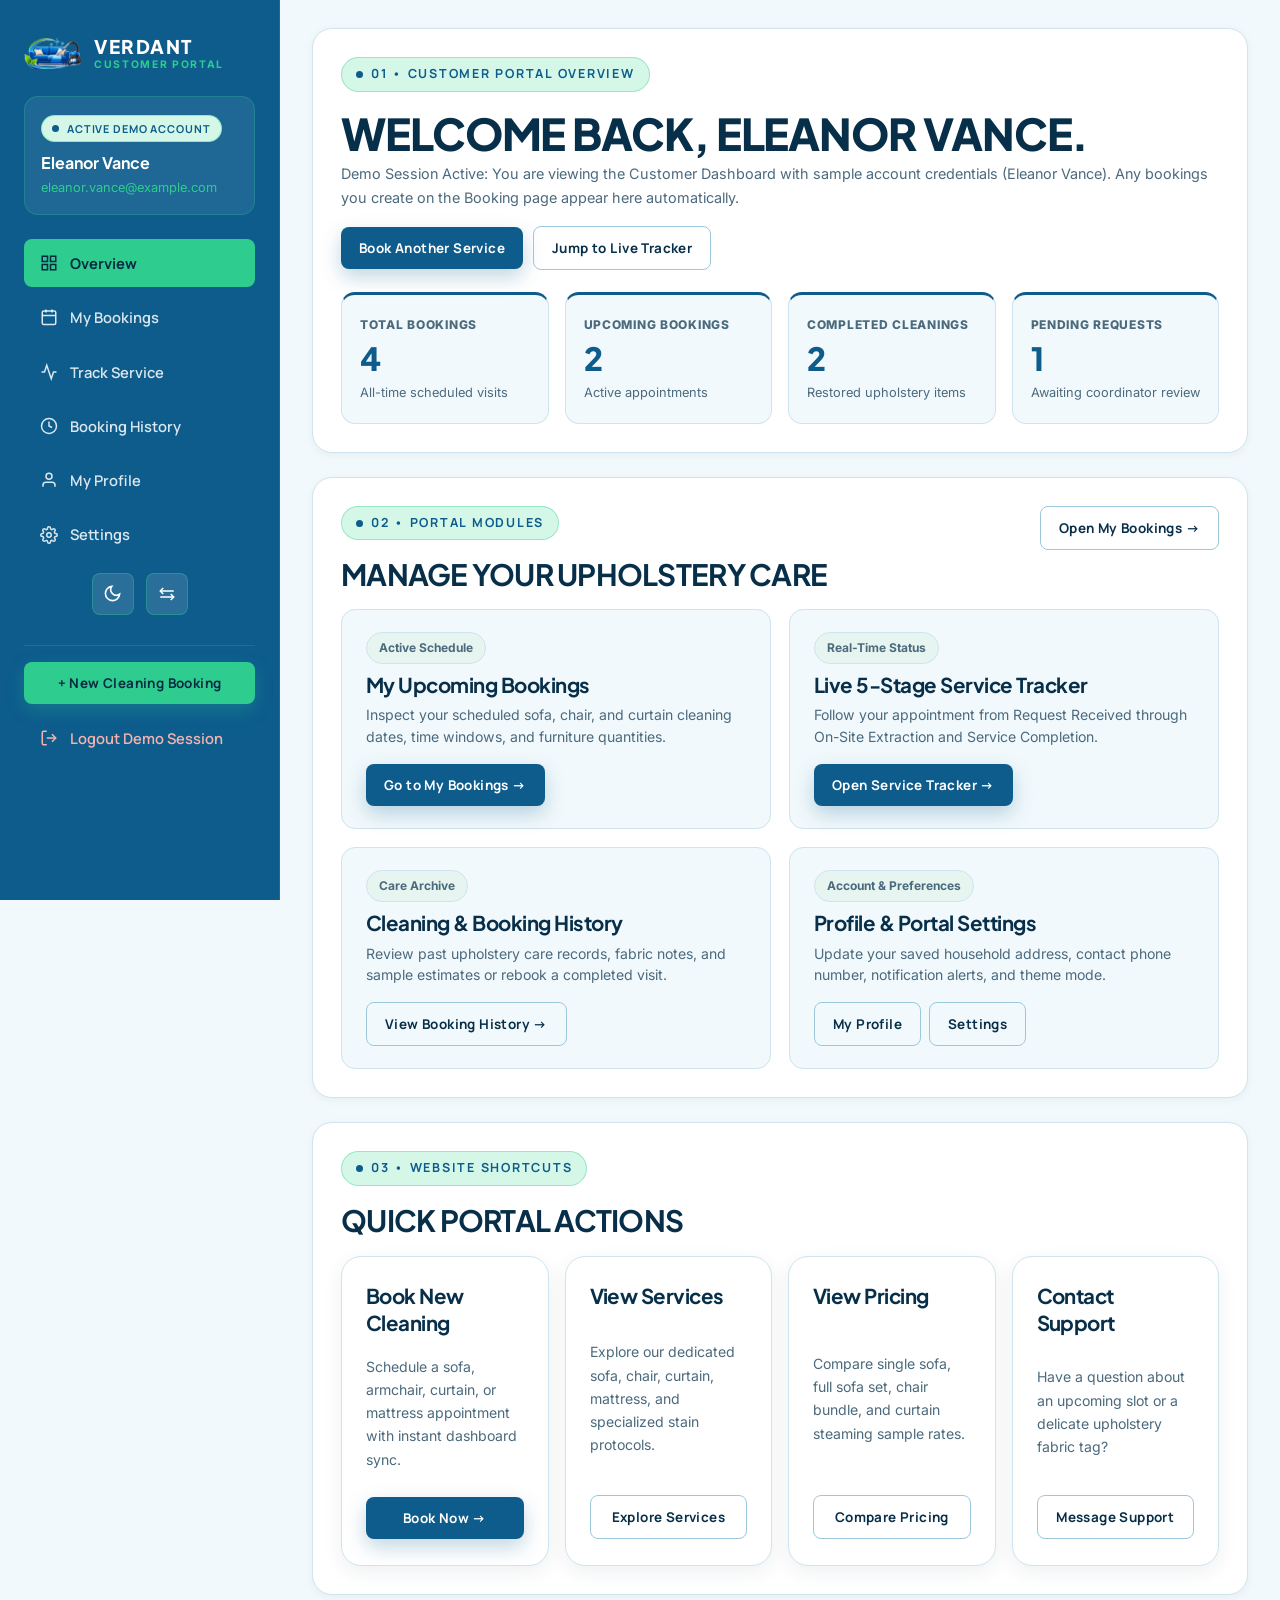
<file: dashboard.html>
<!DOCTYPE html>
<html lang="en" data-theme="light">
<head>
  <meta charset="UTF-8">
  <meta name="viewport" content="width=device-width, initial-scale=1.0">
  <title>Customer Dashboard &amp; Service Tracker | VERDANT Upholstery Care</title>
  <meta name="description" content="Manage your upcoming sofa and upholstery cleaning appointments, track 5-stage service status, review cleaning history, and update your profile.">
  <meta property="og:title" content="VERDANT Upholstery Care — Customer Dashboard">
  <meta property="og:description" content="Personalized upholstery care portal with live 5-stage service tracking.">
  <meta property="og:type" content="website">
  <link rel="icon" type="image/png" href="images/logo.png">
  <link rel="stylesheet" href="assets/css/style.css">
</head>
<body>

  <!-- Top Bar on Mobile & Tablet (<= 1024px) with Brand Logo and Hamburger Button -->
  <header class="dashboard-topbar">
    <a href="index.html" class="brand-logo" title="Back to Main Website">
      <span class="brand-logo__mark">
        <img src="images/logo.png" alt="Verdant Upholstery Care Logo" width="58" height="42">
      </span>
      <span class="brand-logo__text">
        <span class="brand-logo__name" style="color: var(--clr-white);">VERDANT</span>
        <span class="brand-logo__sub" style="color: var(--clr-sage);">CUSTOMER PORTAL</span>
      </span>
    </a>
    <div class="dashboard-topbar__actions">
      <button type="button" class="hamburger-btn" data-dash-drawer-open aria-label="Open Navigation Menu">
        <svg viewBox="0 0 24 24" width="22" height="22" fill="none" stroke="currentColor" stroke-width="2.2"><line x1="3" y1="6" x2="21" y2="6"/><line x1="3" y1="12" x2="21" y2="12"/><line x1="3" y1="18" x2="21" y2="18"/></svg>
      </button>
    </div>
  </header>

  <!-- Mobile & Tablet Drawer Backdrop -->
  <div class="dashboard-drawer-backdrop" data-dash-drawer-close aria-hidden="true"></div>

  <!-- ==================== DEDICATED CUSTOMER DASHBOARD APPLICATION ==================== -->
  <div class="dashboard-shell">
    <!-- LEFT SIDEBAR NAVIGATION (Desktop: Sticky Column; Mobile/Tablet: Slide-in Drawer) -->
    <aside class="dashboard-sidebar" aria-label="Customer Portal Navigation">
      <div>
        <div class="dashboard-sidebar__header">
          <!-- Portal Brand Header & Website Return -->
          <a href="index.html" class="brand-logo" title="Back to Main Website">
            <span class="brand-logo__mark">
              <img src="images/logo.png" alt="Verdant Upholstery Care Logo" width="58" height="42">
            </span>
            <span class="brand-logo__text">
              <span class="brand-logo__name" style="color: var(--clr-white);">VERDANT</span>
              <span class="brand-logo__sub" style="color: var(--clr-sage);">CUSTOMER PORTAL</span>
            </span>
          </a>
          <button type="button" class="dashboard-sidebar__close" data-dash-drawer-close aria-label="Close Navigation Drawer">
            <svg viewBox="0 0 24 24" width="20" height="20" fill="none" stroke="currentColor" stroke-width="2.2"><line x1="18" y1="6" x2="6" y2="18"/><line x1="6" y1="6" x2="18" y2="18"/></svg>
          </button>
        </div>

        <div class="dashboard-user-card">
          <span class="eyebrow" style="font-size: 0.68rem; letter-spacing: 0.08em; margin-bottom: 8px; white-space: nowrap;">ACTIVE DEMO ACCOUNT</span>
          <div class="dashboard-user-card__name" id="dash-sidebar-name">Eleanor Vance</div>
          <div class="dashboard-user-card__email" id="dash-sidebar-email">eleanor.vance@example.com</div>
        </div>

        <nav class="dashboard-nav" aria-label="Dashboard Sections">
          <button type="button" class="dashboard-nav__btn is-active" data-dash-nav="dash-overview">
            <svg viewBox="0 0 24 24" width="18" height="18" fill="none" stroke="currentColor" stroke-width="2"><rect x="3" y="3" width="7" height="7"/><rect x="14" y="3" width="7" height="7"/><rect x="14" y="14" width="7" height="7"/><rect x="3" y="14" width="7" height="7"/></svg>
            <span>Overview</span>
          </button>
          <button type="button" class="dashboard-nav__btn" data-dash-nav="dash-upcoming">
            <svg viewBox="0 0 24 24" width="18" height="18" fill="none" stroke="currentColor" stroke-width="2"><rect x="3" y="4" width="18" height="18" rx="2" ry="2"/><line x1="16" y1="2" x2="16" y2="6"/><line x1="8" y1="2" x2="8" y2="6"/><line x1="3" y1="10" x2="21" y2="10"/></svg>
            <span>My Bookings</span>
          </button>
          <button type="button" class="dashboard-nav__btn" data-dash-nav="dash-tracking">
            <svg viewBox="0 0 24 24" width="18" height="18" fill="none" stroke="currentColor" stroke-width="2"><polyline points="22 12 18 12 15 21 9 3 6 12 2 12"/></svg>
            <span>Track Service</span>
          </button>
          <button type="button" class="dashboard-nav__btn" data-dash-nav="dash-history">
            <svg viewBox="0 0 24 24" width="18" height="18" fill="none" stroke="currentColor" stroke-width="2"><circle cx="12" cy="12" r="10"/><polyline points="12 6 12 12 16 14"/></svg>
            <span>Booking History</span>
          </button>
          <button type="button" class="dashboard-nav__btn" data-dash-nav="dash-profile">
            <svg viewBox="0 0 24 24" width="18" height="18" fill="none" stroke="currentColor" stroke-width="2"><path d="M20 21v-2a4 4 0 0 0-4-4H8a4 4 0 0 0-4 4v2"/><circle cx="12" cy="7" r="4"/></svg>
            <span>My Profile</span>
          </button>
          <button type="button" class="dashboard-nav__btn" data-dash-nav="dash-settings">
            <svg viewBox="0 0 24 24" width="18" height="18" fill="none" stroke="currentColor" stroke-width="2"><circle cx="12" cy="12" r="3"/><path d="M19.4 15a1.65 1.65 0 0 0 .33 1.82l.06.06a2 2 0 0 1 0 2.83 2 2 0 0 1-2.83 0l-.06-.06a1.65 1.65 0 0 0-1.82-.33 1.65 1.65 0 0 0-1 1.51V21a2 2 0 0 1-2 2 2 2 0 0 1-2-2v-.09A1.65 1.65 0 0 0 9 19.4a1.65 1.65 0 0 0-1.82.33l-.06.06a2 2 0 0 1-2.83 0 2 2 0 0 1 0-2.83l.06-.06a1.65 1.65 0 0 0 .33-1.82 1.65 1.65 0 0 0-1.51-1H3a2 2 0 0 1-2-2 2 2 0 0 1 2-2h.09A1.65 1.65 0 0 0 4.6 9a1.65 1.65 0 0 0-.33-1.82l-.06-.06a2 2 0 0 1 0-2.83 2 2 0 0 1 2.83 0l.06.06a1.65 1.65 0 0 0 1.82.33H9a1.65 1.65 0 0 0 1-1.51V3a2 2 0 0 1 2-2 2 2 0 0 1 2 2v.09a1.65 1.65 0 0 0 1 1.51 1.65 1.65 0 0 0 1.82-.33l.06-.06a2 2 0 0 1 2.83 0 2 2 0 0 1 0 2.83l-.06.06a1.65 1.65 0 0 0-.33 1.82V9a1.65 1.65 0 0 0 1.51 1H21a2 2 0 0 1 2 2 2 2 0 0 1-2 2h-.09a1.65 1.65 0 0 0-1.51 1z"/></svg>
            <span>Settings</span>
          </button>
        </nav>

        <div class="drawer-toggles-row" style="margin-top: 14px; margin-bottom: 4px;">
          <button type="button" class="theme-toggle" data-theme-toggle aria-label="Toggle Light and Dark Theme">
            <svg class="icon-moon" viewBox="0 0 24 24" fill="none" stroke="currentColor" stroke-width="2"><path d="M21 12.79A9 9 0 1 1 11.21 3 7 7 0 0 0 21 12.79z"/></svg>
            <svg class="icon-sun" viewBox="0 0 24 24" fill="none" stroke="currentColor" stroke-width="2"><circle cx="12" cy="12" r="5"/><line x1="12" y1="1" x2="12" y2="3"/><line x1="12" y1="21" x2="12" y2="23"/><line x1="4.22" y1="4.22" x2="5.64" y2="5.64"/><line x1="18.36" y1="18.36" x2="19.78" y2="19.78"/><line x1="1" y1="12" x2="3" y2="12"/><line x1="21" y1="12" x2="23" y2="12"/><line x1="4.22" y1="19.78" x2="5.64" y2="18.36"/><line x1="18.36" y1="5.64" x2="19.78" y2="4.22"/></svg>
          </button>
          <button type="button" class="rtl-toggle-btn" data-rtl-toggle aria-label="Toggle RTL Direction">
            <svg viewBox="0 0 24 24" width="18" height="18" fill="none" stroke="currentColor" stroke-width="2"><line x1="21" y1="8" x2="3" y2="8"/><line x1="21" y1="16" x2="3" y2="16"/><polyline points="7 4 3 8 7 12"/><polyline points="17 12 21 16 17 20"/></svg>
          </button>
        </div>
      </div>

      <div class="dashboard-sidebar__actions">
        <a href="booking.html" class="btn btn--sage btn--full btn--sm" style="margin-bottom: 10px;">+ New Cleaning Booking</a>
        <button type="button" class="dashboard-nav__btn" data-dash-nav="logout" style="color: #F4B4AE; margin-bottom: 0;">
          <svg viewBox="0 0 24 24" width="18" height="18" fill="none" stroke="currentColor" stroke-width="2"><path d="M9 21H5a2 2 0 0 1-2-2V5a2 2 0 0 1 2-2h4"/><polyline points="16 17 21 12 16 7"/><line x1="21" y1="12" x2="9" y2="12"/></svg>
          <span>Logout Demo Session</span>
        </button>
      </div>
    </aside>

    <!-- MAIN DASHBOARD WORKSPACE (MULTI-VIEW SPA CONTAINER) -->
    <main class="dashboard-main">

      <!-- ==================== VIEW 01 — OVERVIEW (DEFAULT ACTIVE) ==================== -->
      <div class="dash-view is-active" data-dash-view="dash-overview">
        <section class="dash-panel" id="dash-overview">
          <div class="dash-panel__header">
            <div>
              <span class="eyebrow">01 • Customer Portal Overview</span>
              <h1 class="heading-lg" id="dash-welcome-name">WELCOME BACK, ELEANOR VANCE.</h1>
              <p id="dash-session-notice" style="font-size: 0.9rem; color: var(--text-muted); margin-top: 4px;">
                All appointments you create on the Booking page are stored in your browser and managed across your portal tabs.
              </p>
            </div>
            <div class="dash-actions-group" style="display: flex; gap: 10px; flex-wrap: wrap;">
              <a href="booking.html" class="btn btn--primary btn--sm">Book Another Service</a>
              <button type="button" class="btn btn--outline btn--sm" data-dash-switch="dash-tracking">Jump to Live Tracker</button>
            </div>
          </div>

          <!-- Strict 4-Card Summary Grid -->
          <div class="dash-stats-grid">
            <div class="dash-stat-card">
              <span class="dash-stat-card__label">Total Bookings</span>
              <div class="dash-stat-card__value" id="stat-total-bookings">3</div>
              <span class="dash-stat-card__sub">All-time scheduled visits</span>
            </div>

            <div class="dash-stat-card">
              <span class="dash-stat-card__label">Upcoming Bookings</span>
              <div class="dash-stat-card__value" id="stat-upcoming-bookings">2</div>
              <span class="dash-stat-card__sub">Active appointments</span>
            </div>

            <div class="dash-stat-card">
              <span class="dash-stat-card__label">Completed Cleanings</span>
              <div class="dash-stat-card__value" id="stat-completed-bookings">1</div>
              <span class="dash-stat-card__sub">Restored upholstery items</span>
            </div>

            <div class="dash-stat-card">
              <span class="dash-stat-card__label">Pending Requests</span>
              <div class="dash-stat-card__value" id="stat-pending-bookings">1</div>
              <span class="dash-stat-card__sub">Awaiting coordinator review</span>
            </div>
          </div>
        </section>

        <!-- Overview Workspace Navigation Cards -->
        <section class="dash-panel">
          <div class="dash-panel__header" style="margin-bottom: 16px;">
            <div>
              <span class="eyebrow">02 • Portal Modules</span>
              <h2 class="heading-md">MANAGE YOUR UPHOLSTERY CARE</h2>
            </div>
            <button type="button" class="btn btn--outline btn--sm" data-dash-switch="dash-upcoming">Open My Bookings &rarr;</button>
          </div>

          <div class="dash-overview-modules">
            <div class="dash-module-card">
              <div>
                <span class="badge-demo" style="margin-bottom: 8px;">Active Schedule</span>
                <h3 class="heading-sm">My Upcoming Bookings</h3>
                <p>Inspect your scheduled sofa, chair, and curtain cleaning dates, time windows, and furniture quantities.</p>
              </div>
              <button type="button" class="btn btn--primary btn--sm" data-dash-switch="dash-upcoming">Go to My Bookings &rarr;</button>
            </div>

            <div class="dash-module-card">
              <div>
                <span class="badge-demo" style="margin-bottom: 8px;">Real-Time Status</span>
                <h3 class="heading-sm">Live 5-Stage Service Tracker</h3>
                <p>Follow your appointment from Request Received through On-Site Extraction and Service Completion.</p>
              </div>
              <button type="button" class="btn btn--primary btn--sm" data-dash-switch="dash-tracking">Open Service Tracker &rarr;</button>
            </div>

            <div class="dash-module-card">
              <div>
                <span class="badge-demo" style="margin-bottom: 8px;">Care Archive</span>
                <h3 class="heading-sm">Cleaning &amp; Booking History</h3>
                <p>Review past upholstery care records, fabric notes, and sample estimates or rebook a completed visit.</p>
              </div>
              <button type="button" class="btn btn--outline btn--sm" data-dash-switch="dash-history">View Booking History &rarr;</button>
            </div>

            <div class="dash-module-card">
              <div>
                <span class="badge-demo" style="margin-bottom: 8px;">Account &amp; Preferences</span>
                <h3 class="heading-sm">Profile &amp; Portal Settings</h3>
                <p>Update your saved household address, contact phone number, notification alerts, and theme mode.</p>
              </div>
              <div style="display: flex; gap: 8px; flex-wrap: wrap;">
                <button type="button" class="btn btn--outline btn--sm" data-dash-switch="dash-profile">My Profile</button>
                <button type="button" class="btn btn--outline btn--sm" data-dash-switch="dash-settings">Settings</button>
              </div>
            </div>
          </div>
        </section>

        <!-- Quick Portal Shortcuts -->
        <section class="dash-panel" id="dash-quick-actions">
          <div style="margin-bottom: 18px;">
            <span class="eyebrow">03 • Website Shortcuts</span>
            <h2 class="heading-md">QUICK PORTAL ACTIONS</h2>
          </div>

          <div class="dash-shortcuts-grid">
            <article class="feature-card">
              <h3 class="heading-sm" style="margin-bottom: 8px;">Book New Cleaning</h3>
              <p style="font-size: 0.88rem; color: var(--text-muted); margin-bottom: 16px;">Schedule a sofa, armchair, curtain, or mattress appointment with instant dashboard sync.</p>
              <a href="booking.html" class="btn btn--primary btn--sm">Book Now &rarr;</a>
            </article>

            <article class="feature-card">
              <h3 class="heading-sm" style="margin-bottom: 8px;">View Services</h3>
              <p style="font-size: 0.88rem; color: var(--text-muted); margin-bottom: 16px;">Explore our dedicated sofa, chair, curtain, mattress, and specialized stain protocols.</p>
              <a href="services.html" class="btn btn--outline btn--sm">Explore Services</a>
            </article>

            <article class="feature-card">
              <h3 class="heading-sm" style="margin-bottom: 8px;">View Pricing</h3>
              <p style="font-size: 0.88rem; color: var(--text-muted); margin-bottom: 16px;">Compare single sofa, full sofa set, chair bundle, and curtain steaming sample rates.</p>
              <a href="pricing.html" class="btn btn--outline btn--sm">Compare Pricing</a>
            </article>

            <article class="feature-card">
              <h3 class="heading-sm" style="margin-bottom: 8px;">Contact Support</h3>
              <p style="font-size: 0.88rem; color: var(--text-muted); margin-bottom: 16px;">Have a question about an upcoming slot or a delicate upholstery fabric tag?</p>
              <button type="button" class="btn btn--outline btn--sm" data-open-enquiry="Customer Dashboard Support Request">Message Support</button>
            </article>
          </div>
        </section>
      </div>

      <!-- ==================== VIEW 02 — MY BOOKINGS ==================== -->
      <div class="dash-view" data-dash-view="dash-upcoming">
        <section class="dash-panel" id="dash-upcoming">
          <div class="dash-panel__header">
            <div>
              <span class="eyebrow">Customer Portal • Active Schedule</span>
              <h2 class="heading-lg">MY UPCOMING BOOKINGS</h2>
              <p style="font-size: 0.92rem; color: var(--text-muted); margin-top: 4px;">
                Review your scheduled upholstery care visits, inspect fabric specifications, or launch the live 5-stage tracker.
              </p>
            </div>
            <div class="dash-actions-group" style="display: flex; gap: 10px; flex-wrap: wrap;">
              <a href="booking.html" class="btn btn--primary btn--sm">+ Schedule New Appointment</a>
              <button type="button" class="btn btn--outline btn--sm" data-dash-switch="dash-tracking">Track Active Service &rarr;</button>
            </div>
          </div>

          <div class="table-wrap">
            <table class="data-table" aria-label="Upcoming Bookings Table">
              <thead>
                <tr>
                  <th>Booking ID</th>
                  <th>Service Type</th>
                  <th>Furniture Item (Qty)</th>
                  <th>Selected Date</th>
                  <th>Selected Time Slot</th>
                  <th>Booking Status</th>
                  <th>Action</th>
                </tr>
              </thead>
              <tbody id="dash-upcoming-tbody">
                <!-- Populated dynamically by assets/js/main.js -->
              </tbody>
            </table>
          </div>
        </section>

        <section class="dash-panel">
          <div style="margin-bottom: 16px;">
            <span class="eyebrow">Pre-Visit Preparation</span>
            <h3 class="heading-md">HOW TO PREPARE FOR YOUR TECHNICIAN VISIT</h3>
          </div>
          <div class="dash-prep-grid">
            <div class="dash-prep-item">
              <strong>01. Clear Walkways &amp; Throw Items</strong>
              <p>Remove fragile side-table decor and non-upholstered throw blankets around the sofa or curtains being treated.</p>
            </div>
            <div class="dash-prep-item">
              <strong>02. Note Specific Spill Zones</strong>
              <p>Point out any coffee, wine, food oil, or pet spots during the initial walkthrough so we can pre-treat them first.</p>
            </div>
            <div class="dash-prep-item">
              <strong>03. Allow 2–4 Hours Airflow Drying</strong>
              <p>Keep normal room ventilation or ceiling fans running after extraction for rapid, even fabric drying.</p>
            </div>
          </div>
        </section>
      </div>

      <!-- ==================== VIEW 03 — TRACK SERVICE (5 STAGES) ==================== -->
      <div class="dash-view" data-dash-view="dash-tracking">
        <section class="dash-panel" id="dash-tracking">
          <div class="dash-panel__header">
            <div>
              <span class="eyebrow">Customer Portal • Real-Time Progress Visualizer</span>
              <h2 class="heading-lg">LIVE 5-STAGE SERVICE TRACKING</h2>
              <p id="dash-track-meta" style="font-size: 0.92rem; color: var(--text-muted); margin-top: 4px;">
                Select any booking below to view its current care stage.
              </p>
            </div>
            <div class="dash-actions-group" style="display: flex; flex-wrap: wrap; gap: 10px; align-items: center;">
              <label for="dash-track-select" style="font-size: 0.84rem; font-weight: 700;">Select Booking:</label>
              <select id="dash-track-select" class="form-select" style="width: auto; min-width: 250px; padding: 9px 14px;"></select>
              <button type="button" id="dash-advance-stage-btn" class="btn btn--primary btn--sm">
                Simulate Next Stage &rarr;
              </button>
            </div>
          </div>

          <!-- 5-Stage Progress Timeline -->
          <div class="tracking-steps" id="dash-tracking-steps" aria-live="polite">
            <!-- Populated dynamically by assets/js/main.js -->
          </div>
        </section>

        <section class="dash-panel">
          <div class="dash-panel__header" style="margin-bottom: 16px;">
            <div>
              <span class="eyebrow">On-Site Quality Standard</span>
              <h3 class="heading-md">WHAT HAPPENS DURING ON-SITE EXTRACTION</h3>
            </div>
            <button type="button" class="btn btn--outline btn--sm" data-dash-switch="dash-upcoming">Back to My Bookings</button>
          </div>
          <div class="dash-prep-grid">
            <div class="dash-prep-item">
              <strong>Fibre &amp; Dye Verification</strong>
              <p>Every appointment starts with a manufacturer tag check (W, S, W/S, X, L) and an inconspicuous seam colourfastness test.</p>
            </div>
            <div class="dash-prep-item">
              <strong>HEPA Vacuum &amp; Pre-Spray</strong>
              <p>Dry soil and allergens are extracted from deep cushion crevices before eco-conscious enzymatic pre-conditioners are applied.</p>
            </div>
            <div class="dash-prep-item">
              <strong>Clear-Nozzle Rinse &amp; Pile Grooming</strong>
              <p>Controlled spray-extraction flushes out suspended dirt until rinse water runs clear, followed by directional nap grooming.</p>
            </div>
          </div>
        </section>
      </div>

      <!-- ==================== VIEW 04 — BOOKING HISTORY ==================== -->
      <div class="dash-view" data-dash-view="dash-history">
        <section class="dash-panel" id="dash-history">
          <div class="dash-panel__header">
            <div>
              <span class="eyebrow">Customer Portal • Complete Service Log</span>
              <h2 class="heading-lg">CLEANING &amp; BOOKING HISTORY</h2>
              <p style="font-size: 0.92rem; color: var(--text-muted); margin-top: 4px;">
                Inspect every past and current upholstery care record or click "View Details" for full fabric and technician notes.
              </p>
            </div>
            <div style="display: flex; gap: 10px; align-items: center; flex-wrap: wrap;">
              <span class="badge-demo">Click "View Details" to inspect full care notes</span>
              <a href="booking.html" class="btn btn--primary btn--sm">Rebook a Service &rarr;</a>
            </div>
          </div>

          <div class="table-wrap">
            <table class="data-table" aria-label="Cleaning History Table">
              <thead>
                <tr>
                  <th>Booking Reference</th>
                  <th>Furniture Cleaned</th>
                  <th>Service Date</th>
                  <th>Status</th>
                  <th>Details</th>
                </tr>
              </thead>
              <tbody id="dash-history-tbody">
                <!-- Populated dynamically by assets/js/main.js -->
              </tbody>
            </table>
          </div>
        </section>
      </div>

      <!-- ==================== VIEW 05 — MY PROFILE ==================== -->
      <div class="dash-view" data-dash-view="dash-profile">
        <section class="dash-panel" id="dash-profile">
          <div class="dash-panel__header">
            <div>
              <span class="eyebrow">Customer Portal • Account Details</span>
              <h2 class="heading-lg">MY CUSTOMER PROFILE</h2>
              <p style="font-size: 0.92rem; color: var(--text-muted); margin-top: 4px;">
                Update your contact details and household address. Changes persist in your browser session and pre-fill your future bookings.
              </p>
            </div>
            <span class="badge-demo">Verified Residential Account</span>
          </div>

          <form id="dash-profile-form" novalidate>
            <div class="form-grid-2" style="margin-bottom: 18px;">
              <div class="form-group">
                <label class="form-label" for="pf-name">Full Name</label>
                <input type="text" id="pf-name" class="form-input" required>
              </div>
              <div class="form-group">
                <label class="form-label" for="pf-email">Email Address</label>
                <input type="email" id="pf-email" class="form-input" required>
              </div>
            </div>

            <div class="form-grid-2" style="margin-bottom: 18px;">
              <div class="form-group">
                <label class="form-label" for="pf-phone">Phone Number</label>
                <input type="tel" id="pf-phone" class="form-input" required>
              </div>
              <div class="form-group">
                <label class="form-label" for="pf-address">Primary Service Address</label>
                <input type="text" id="pf-address" class="form-input" required>
              </div>
            </div>

            <div class="form-grid-2" style="margin-bottom: 20px;">
              <div class="form-group">
                <label class="form-label" for="pf-fabric-pref">Primary Household Upholstery Type</label>
                <select id="pf-fabric-pref" class="form-select">
                  <option value="Woven Linen & Cotton Blend">Woven Linen &amp; Cotton Blend</option>
                  <option value="Velvet & Bouclé Accent Seating">Velvet &amp; Bouclé Accent Seating</option>
                  <option value="Performance Microfiber (Pet Household)">Performance Microfiber (Pet Household)</option>
                  <option value="Protected & Aniline Leather">Protected &amp; Aniline Leather</option>
                </select>
              </div>
              <div class="form-group">
                <label class="form-label" for="pf-access-notes">Building Access &amp; Parking Notes</label>
                <input type="text" id="pf-access-notes" class="form-input" placeholder="e.g. Driveway parking available, gate code #104">
              </div>
            </div>

            <div id="pf-save-msg" class="alert-banner" style="display: none; margin-bottom: 16px;"></div>

            <div class="dash-actions-group" style="display: flex; flex-wrap: wrap; gap: 12px; align-items: center;">
              <button type="submit" class="btn btn--primary btn--sm">Save Profile Details</button>
              <button type="button" class="btn btn--outline btn--sm" data-dash-switch="dash-settings">Configure Portal Settings &rarr;</button>
            </div>
          </form>
        </section>
      </div>

      <!-- ==================== VIEW 06 — SETTINGS ==================== -->
      <div class="dash-view" data-dash-view="dash-settings">
        <section class="dash-panel" id="dash-settings">
          <div class="dash-panel__header">
            <div>
              <span class="eyebrow">Customer Portal • Preferences &amp; Appearance</span>
              <h2 class="heading-lg">PORTAL SETTINGS</h2>
              <p style="font-size: 0.92rem; color: var(--text-muted); margin-top: 4px;">
                Customise your dashboard appearance mode, appointment notification alerts, and demo session data.
              </p>
            </div>
            <button type="button" class="btn btn--outline btn--sm" data-theme-toggle>Toggle Light / Dark Theme</button>
          </div>

          <form id="dash-settings-form" novalidate>
            <div class="dash-settings-list">
              <label class="dash-setting-row">
                <div>
                  <strong>SMS Technician Arrival Alerts</strong>
                  <p>Receive a text notification 30 minutes before your mobile upholstery care team arrives.</p>
                </div>
                <input type="checkbox" checked>
              </label>

              <label class="dash-setting-row">
                <div>
                  <strong>Digital Care Report &amp; Fibre Log</strong>
                  <p>Automatically email a post-cleaning inspection summary and stain treatment record after each visit.</p>
                </div>
                <input type="checkbox" checked>
              </label>

              <label class="dash-setting-row">
                <div>
                  <strong>Seasonal 6-Month Upholstery Refresh Reminder</strong>
                  <p>Receive a gentle reminder when your living room sofas and curtains are due for routine allergen extraction.</p>
                </div>
                <input type="checkbox" checked>
              </label>
            </div>

            <div id="st-save-msg" class="alert-banner" style="display: none; margin-top: 16px;"></div>

            <div class="dash-actions-group" style="display: flex; flex-wrap: wrap; gap: 12px; align-items: center; margin-top: 22px;">
              <button type="submit" class="btn btn--primary btn--sm">Save Portal Settings</button>
              <button type="button" class="btn btn--outline btn--sm" data-theme-toggle>Switch Light / Dark Appearance</button>
              <button type="button" class="btn btn--outline btn--sm" id="dash-reset-demo-btn">Reset Sample Bookings</button>
            </div>
          </form>
        </section>
      </div>

    </main>
  </div>

  <!-- ==================== BOOKING DETAILS MODAL ==================== -->
  <div class="modal-backdrop" id="booking-detail-modal" aria-hidden="true" role="dialog" aria-modal="true" aria-labelledby="bm-modal-title">
    <div class="modal-dialog">
      <div class="modal-header">
        <div>
          <span class="eyebrow" style="margin-bottom: 4px;">Appointment Specification</span>
          <h3 class="heading-md" id="bm-modal-title">Booking Reference: <span data-bm-id>VRD-2026</span></h3>
        </div>
        <button type="button" class="modal-close" data-modal-close aria-label="Close Booking Detail Modal">
          <svg viewBox="0 0 24 24" width="18" height="18" fill="none" stroke="currentColor" stroke-width="2.2"><line x1="18" y1="6" x2="6" y2="18"/><line x1="6" y1="6" x2="18" y2="18"/></svg>
        </button>
      </div>
      <div class="modal-body">
        <div class="form-grid-2" style="gap: 14px; margin-bottom: 18px;">
          <div style="padding: 14px; border-radius: var(--radius-sm); background: var(--bg-surface); border: 1px solid var(--border-subtle);">
            <span style="font-size: 0.76rem; text-transform: uppercase; color: var(--text-muted); display: block;">Service Type</span>
            <strong data-bm-service style="font-size: 0.98rem;">Sofa Cleaning</strong>
          </div>
          <div style="padding: 14px; border-radius: var(--radius-sm); background: var(--bg-surface); border: 1px solid var(--border-subtle);">
            <span style="font-size: 0.76rem; text-transform: uppercase; color: var(--text-muted); display: block;">Current Status</span>
            <strong data-bm-status style="font-size: 0.98rem; color: var(--clr-primary);">Appointment Scheduled</strong>
          </div>
          <div style="padding: 14px; border-radius: var(--radius-sm); background: var(--bg-surface); border: 1px solid var(--border-subtle);">
            <span style="font-size: 0.76rem; text-transform: uppercase; color: var(--text-muted); display: block;">Furniture &amp; Quantity</span>
            <strong data-bm-furniture style="font-size: 0.95rem;">1 &times; 3-Seater Sofa</strong>
          </div>
          <div style="padding: 14px; border-radius: var(--radius-sm); background: var(--bg-surface); border: 1px solid var(--border-subtle);">
            <span style="font-size: 0.76rem; text-transform: uppercase; color: var(--text-muted); display: block;">Upholstery Fabric</span>
            <strong data-bm-fabric style="font-size: 0.95rem;">Woven Linen Blend</strong>
          </div>
          <div style="padding: 14px; border-radius: var(--radius-sm); background: var(--bg-surface); border: 1px solid var(--border-subtle);">
            <span style="font-size: 0.76rem; text-transform: uppercase; color: var(--text-muted); display: block;">Date &amp; Time Window</span>
            <strong data-bm-datetime style="font-size: 0.95rem;">2026-11-18 • Morning</strong>
          </div>
          <div style="padding: 14px; border-radius: var(--radius-sm); background: var(--bg-surface); border: 1px solid var(--border-subtle);">
            <span style="font-size: 0.76rem; text-transform: uppercase; color: var(--text-muted); display: block;">Estimated Rate</span>
            <strong data-bm-estimate style="font-size: 0.95rem;">$95 (Sample Estimate)</strong>
          </div>
        </div>

        <div style="padding: 14px; border-radius: var(--radius-sm); background: var(--bg-surface); border: 1px solid var(--border-subtle); margin-bottom: 14px;">
          <span style="font-size: 0.76rem; text-transform: uppercase; color: var(--text-muted); display: block;">Service Address</span>
          <strong data-bm-address style="font-size: 0.92rem;">742 Evergreen Terrace</strong>
        </div>

        <div style="padding: 14px; border-radius: var(--radius-sm); background: var(--bg-surface); border: 1px solid var(--border-subtle);">
          <span style="font-size: 0.76rem; text-transform: uppercase; color: var(--text-muted); display: block;">Technician &amp; Stain Notes</span>
          <p data-bm-notes style="font-size: 0.9rem; color: var(--text-body); margin-top: 4px;"></p>
        </div>

        <div style="display: flex; flex-wrap: wrap; gap: 12px; justify-content: flex-end; margin-top: 22px;">
          <button type="button" class="btn btn--outline btn--sm" data-modal-close>Close Window</button>
          <a href="booking.html" class="btn btn--primary btn--sm">Rebook Similar Service</a>
        </div>
      </div>
    </div>
  </div>

  

  <script src="assets/js/main.js"></script>
</body>
</html>
</file>
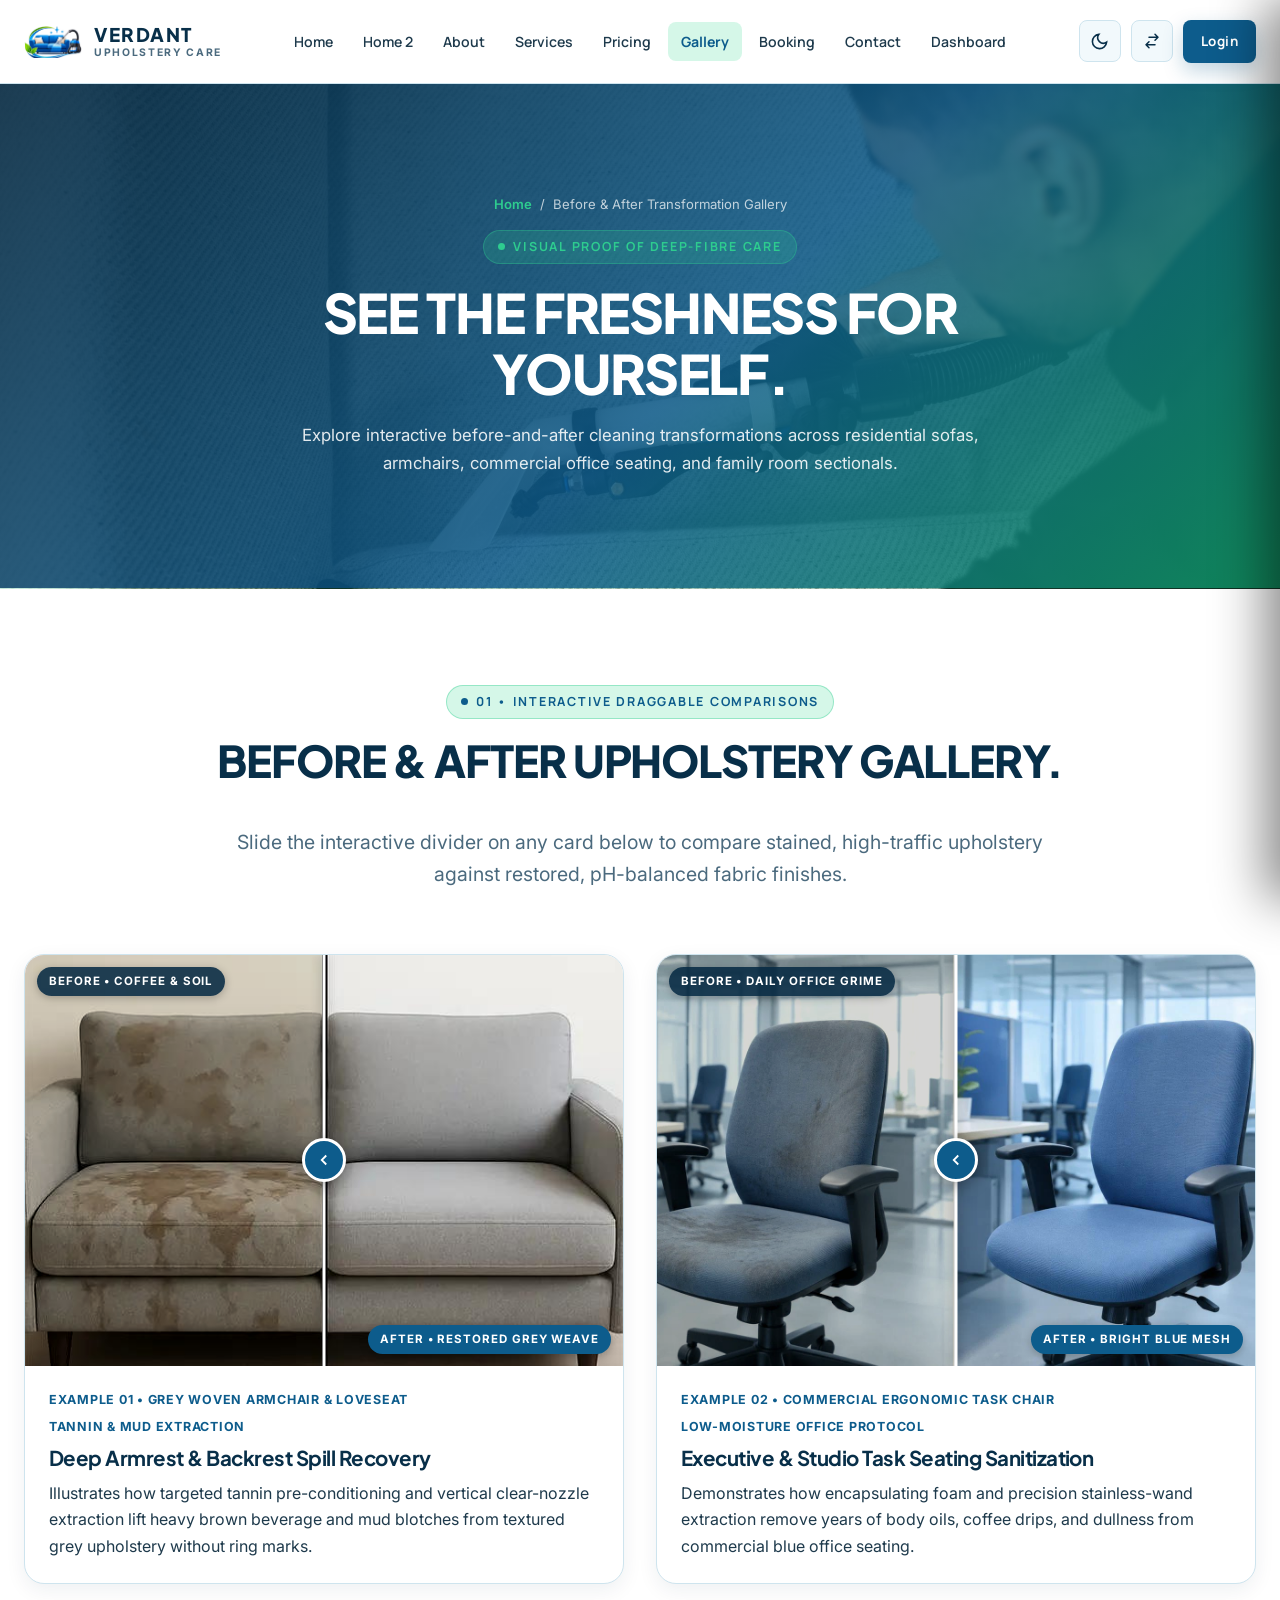
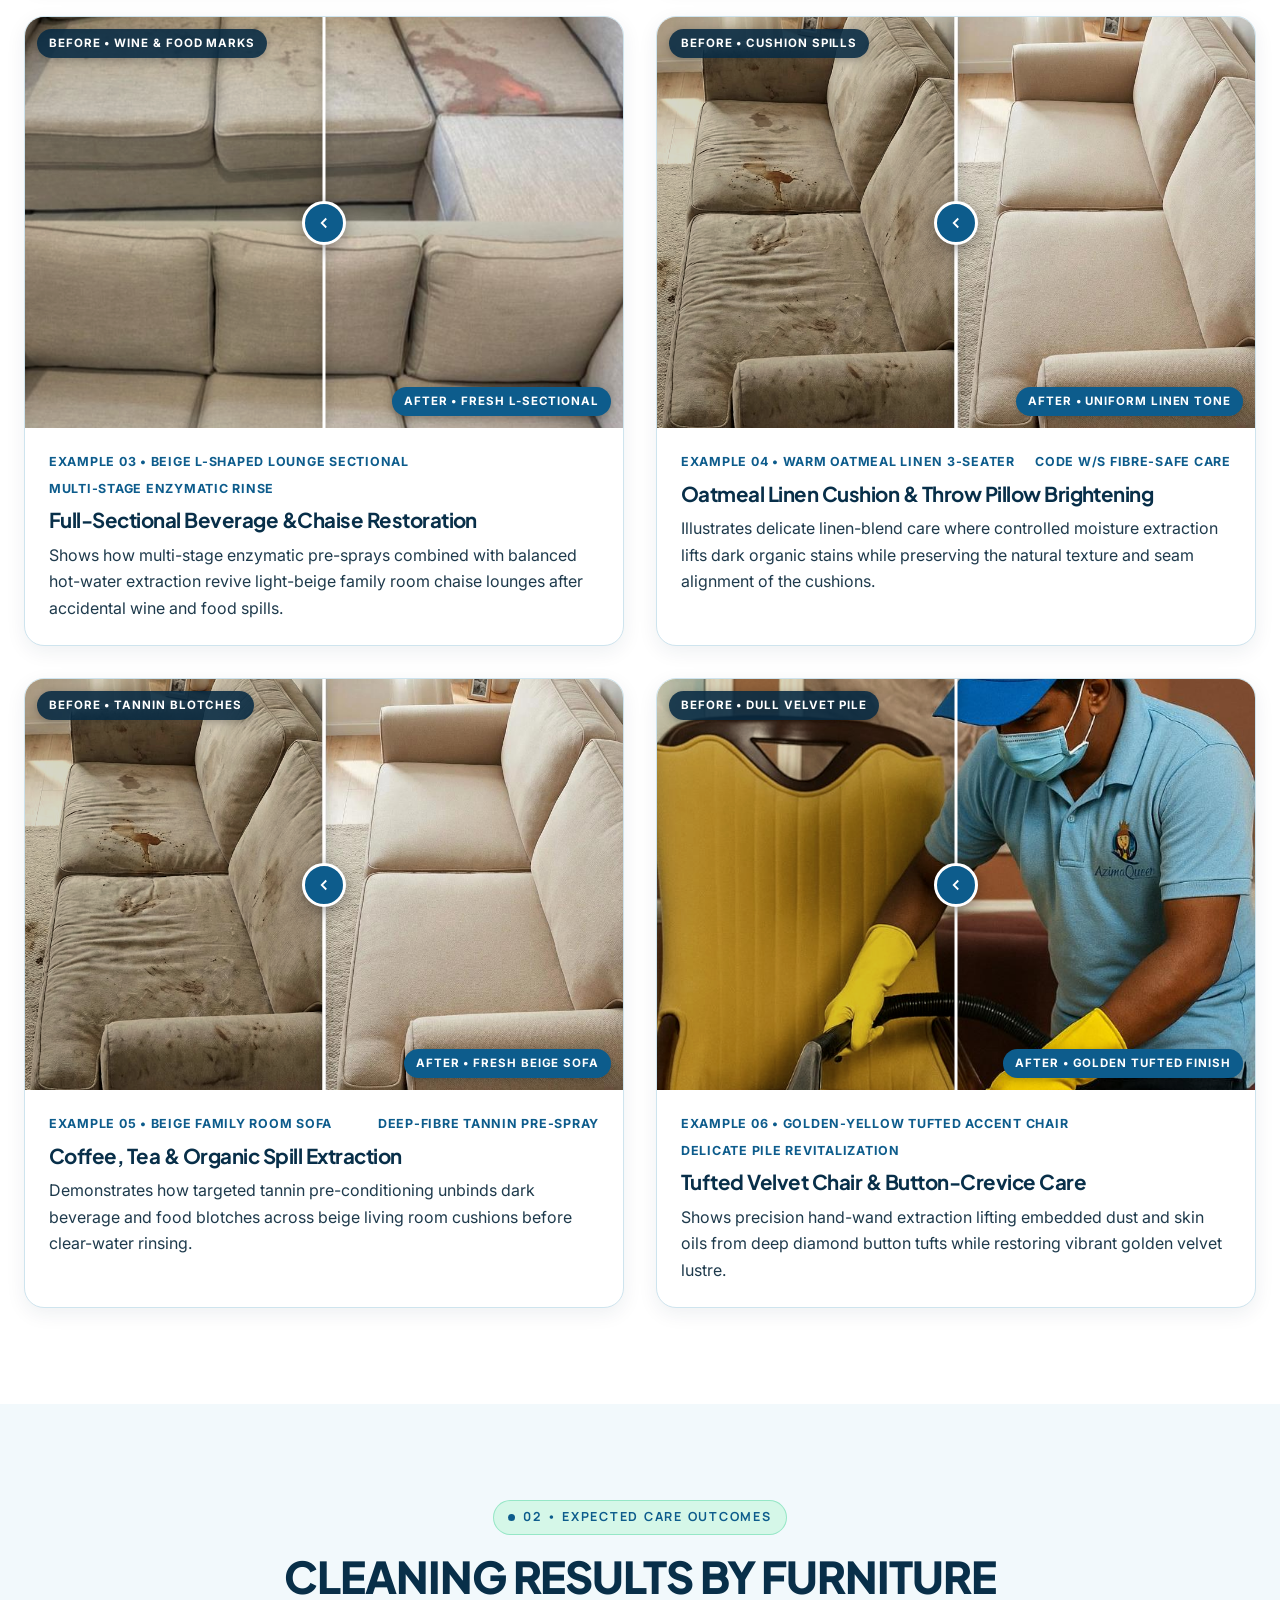
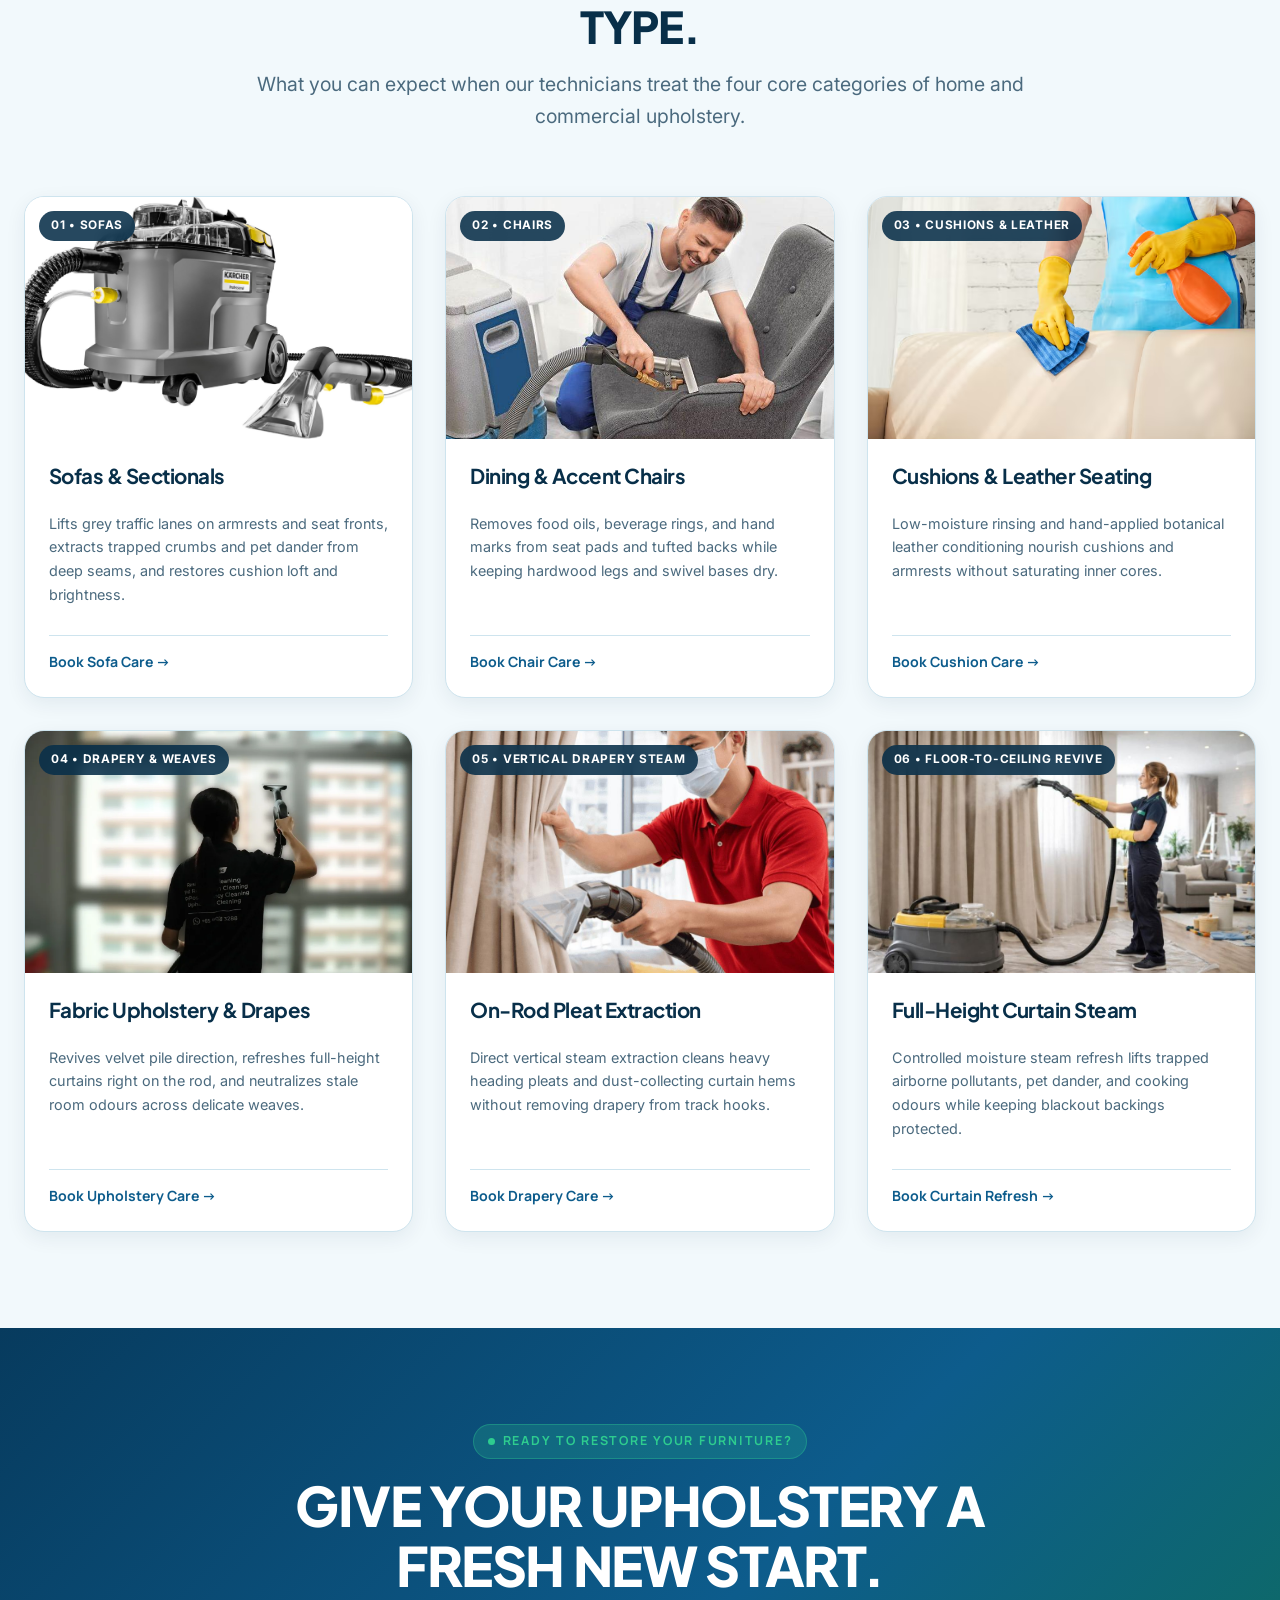
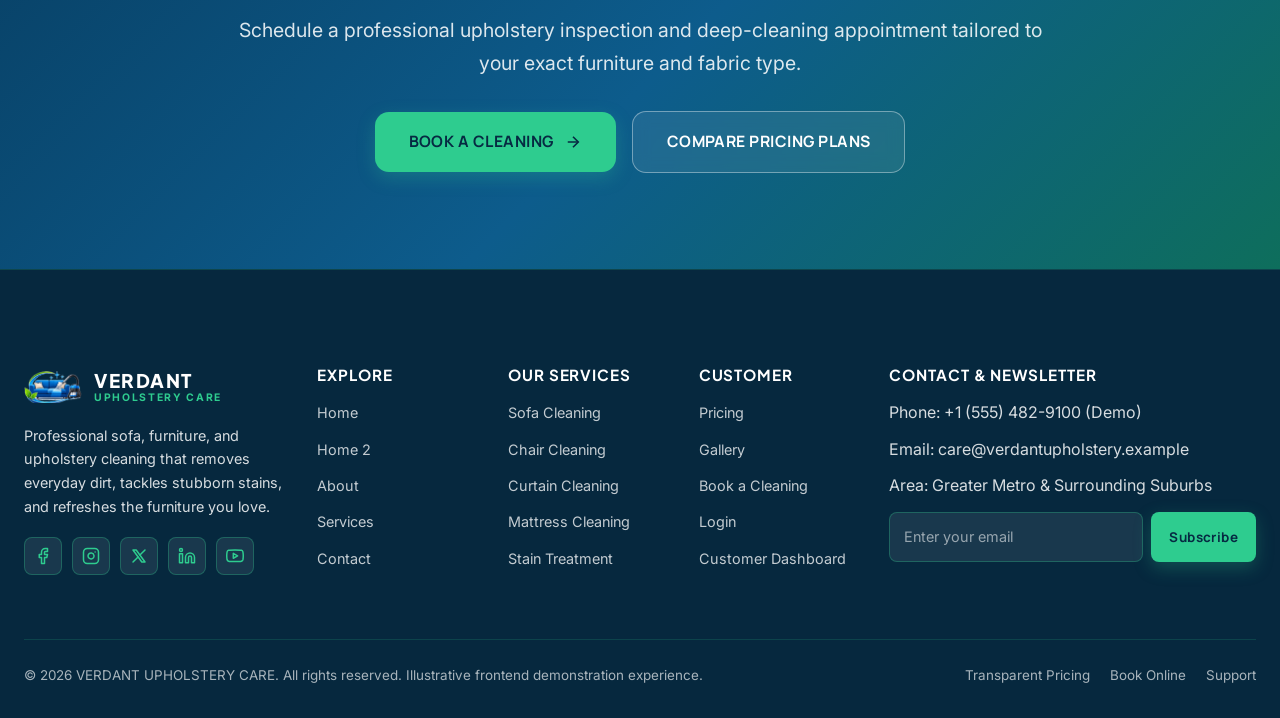
<file: gallery.html>
<!DOCTYPE html>
<html lang="en" data-theme="light">
<head>
  <meta charset="UTF-8">
  <meta name="viewport" content="width=device-width, initial-scale=1.0">
  <title>Before &amp; After Upholstery Cleaning Gallery | VERDANT Upholstery Care</title>
  <meta name="description" content="Explore interactive before-and-after upholstery cleaning transformations across living room sofas, ergonomic office chairs, L-shaped sectionals, and cushions.">
  <meta property="og:title" content="VERDANT Upholstery Care — Before & After Gallery">
  <meta property="og:description" content="See the freshness for yourself. Interactive before-and-after cleaning transformations.">
  <meta property="og:type" content="website">
  <link rel="icon" type="image/png" href="images/logo.png">
  <link rel="stylesheet" href="assets/css/style.css">
</head>
<body>

  <!-- ==================== GLOBAL STICKY NAVBAR ==================== -->
  <header class="site-header">
    <div class="container navbar">
      <a href="index.html" class="brand-logo" aria-label="Verdant Upholstery Care Home">
        <span class="brand-logo__mark" aria-hidden="true">
          <img src="images/logo.png" alt="Verdant Upholstery Care Logo" width="58" height="42">
        </span>
        <span class="brand-logo__text">
          <span class="brand-logo__name">VERDANT</span>
          <span class="brand-logo__sub">UPHOLSTERY CARE</span>
        </span>
      </a>

      <nav class="nav-menu" aria-label="Primary Navigation">
        <a href="index.html" class="nav-link">Home</a>
        <a href="home-2.html" class="nav-link">Home 2</a>
        <a href="about.html" class="nav-link">About</a>
        <a href="services.html" class="nav-link">Services</a>
        <a href="pricing.html" class="nav-link">Pricing</a>
        <a href="gallery.html" class="nav-link is-active">Gallery</a>
        <a href="booking.html" class="nav-link">Booking</a>
        <a href="contact.html" class="nav-link">Contact</a>
        <a href="dashboard.html" class="nav-link">Dashboard</a>
      </nav>

      <div class="nav-actions">
        <button type="button" class="theme-toggle" data-theme-toggle aria-label="Toggle Light and Dark Theme">
          <svg class="icon-moon" viewBox="0 0 24 24" fill="none" stroke="currentColor" stroke-width="2"><path d="M21 12.79A9 9 0 1 1 11.21 3 7 7 0 0 0 21 12.79z"/></svg>
          <svg class="icon-sun" viewBox="0 0 24 24" fill="none" stroke="currentColor" stroke-width="2"><circle cx="12" cy="12" r="5"/><line x1="12" y1="1" x2="12" y2="3"/><line x1="12" y1="21" x2="12" y2="23"/><line x1="4.22" y1="4.22" x2="5.64" y2="5.64"/><line x1="18.36" y1="18.36" x2="19.78" y2="19.78"/><line x1="1" y1="12" x2="3" y2="12"/><line x1="21" y1="12" x2="23" y2="12"/><line x1="4.22" y1="19.78" x2="5.64" y2="18.36"/><line x1="18.36" y1="5.64" x2="19.78" y2="4.22"/></svg>
        </button>
        <button type="button" class="rtl-toggle-btn" data-rtl-toggle aria-label="Toggle Direction" title="Toggle RTL / LTR Direction">
          <svg viewBox="0 0 24 24" width="18" height="18" fill="none" stroke="currentColor" stroke-width="2" stroke-linecap="round" stroke-linejoin="round" aria-hidden="true">
            <path d="M8 7h12m0 0l-4-4m4 4l-4 4"/>
            <path d="M16 17H4m0 0l4 4m-4-4l4-4"/>
          </svg>
        </button>
        <a href="login.html" class="btn btn--primary btn--sm btn--nav-cta">Login</a>
        <button type="button" class="hamburger-btn" data-drawer-open aria-label="Open Navigation Menu">
          <svg viewBox="0 0 24 24" width="22" height="22" fill="none" stroke="currentColor" stroke-width="2.2"><line x1="3" y1="6" x2="21" y2="6"/><line x1="3" y1="12" x2="21" y2="12"/><line x1="3" y1="18" x2="21" y2="18"/></svg>
        </button>
      </div>
    </div>
  </header>

    <!-- ==================== MOBILE NAVIGATION DRAWER ==================== -->
  <div class="mobile-drawer-backdrop" aria-hidden="true"></div>
  <aside class="mobile-drawer" aria-label="Mobile Navigation Drawer" aria-hidden="true">
    <div class="mobile-drawer__header">
      <a href="index.html" class="brand-logo">
        <span class="brand-logo__mark">
          <img src="images/logo.png" alt="Verdant Upholstery Care Logo" width="58" height="42">
        </span>
        <span class="brand-logo__text">
          <span class="brand-logo__name">VERDANT</span>
          <span class="brand-logo__sub">UPHOLSTERY CARE</span>
        </span>
      </a>
      <button type="button" class="drawer-close-btn" data-drawer-close aria-label="Close Navigation Drawer">
        <svg viewBox="0 0 24 24" width="20" height="20" fill="none" stroke="currentColor" stroke-width="2.2"><line x1="18" y1="6" x2="6" y2="18"/><line x1="6" y1="6" x2="18" y2="18"/></svg>
      </button>
    </div>
    <div class="mobile-drawer__body">
      <nav class="drawer-nav-list" aria-label="Drawer Links">
        <a href="index.html" class="drawer-nav-link">Home</a>
        <a href="home-2.html" class="drawer-nav-link">Home 2</a>
        <a href="about.html" class="drawer-nav-link">About</a>
        <a href="services.html" class="drawer-nav-link">Services</a>
        <a href="pricing.html" class="drawer-nav-link">Pricing</a>
        <a href="gallery.html" class="drawer-nav-link is-active">Gallery</a>
        <a href="booking.html" class="drawer-nav-link">Booking</a>
        <a href="contact.html" class="drawer-nav-link">Contact</a>
        <a href="dashboard.html" class="drawer-nav-link">Dashboard</a>
      </nav>
    </div>
    <div class="mobile-drawer__footer">
      <div class="drawer-toggles-row">
        <button type="button" class="theme-toggle" data-theme-toggle aria-label="Toggle Light and Dark Theme">
          <svg class="icon-moon" viewBox="0 0 24 24" fill="none" stroke="currentColor" stroke-width="2"><path d="M21 12.79A9 9 0 1 1 11.21 3 7 7 0 0 0 21 12.79z"/></svg>
          <svg class="icon-sun" viewBox="0 0 24 24" fill="none" stroke="currentColor" stroke-width="2"><circle cx="12" cy="12" r="5"/><line x1="12" y1="1" x2="12" y2="3"/><line x1="12" y1="21" x2="12" y2="23"/><line x1="4.22" y1="4.22" x2="5.64" y2="5.64"/><line x1="18.36" y1="18.36" x2="19.78" y2="19.78"/><line x1="1" y1="12" x2="3" y2="12"/><line x1="21" y1="12" x2="23" y2="12"/><line x1="4.22" y1="19.78" x2="5.64" y2="18.36"/><line x1="18.36" y1="5.64" x2="19.78" y2="4.22"/></svg>
        </button>
        <button type="button" class="rtl-toggle-btn" data-rtl-toggle aria-label="Toggle Direction" title="Toggle RTL / LTR Direction">
          <svg viewBox="0 0 24 24" width="18" height="18" fill="none" stroke="currentColor" stroke-width="2" stroke-linecap="round" stroke-linejoin="round" aria-hidden="true">
            <path d="M8 7h12m0 0l-4-4m4 4l-4 4"/>
            <path d="M16 17H4m0 0l4 4m-4-4l4-4"/>
          </svg>
        </button>
      </div>
      <a href="login.html" class="btn btn--primary drawer-login-btn">Login</a>
    </div>
  </aside>

  <main>
    <!-- ==================== SECTION 01 — TRANSFORMATION HERO ==================== -->
    <section class="page-hero" id="gallery-hero" style="background-image: url('images/image-31.png');">
      <div class="container page-hero__inner reveal">
        <div class="breadcrumb">
          <a href="index.html">Home</a>
          <span>/</span>
          <span>Before &amp; After Transformation Gallery</span>
        </div>
        <span class="eyebrow">Visual Proof of Deep-Fibre Care</span>
        <h1 class="display-lg">SEE THE FRESHNESS FOR YOURSELF.</h1>
        <p class="lead">
          Explore interactive before-and-after cleaning transformations across residential sofas, armchairs, commercial office seating, and family room sectionals.
        </p>
      </div>
    </section>

    <!-- ==================== SECTION 02 — BEFORE & AFTER GALLERY (4 INTERACTIVE EXAMPLES) ==================== -->
    <section class="section" id="before-after-gallery">
      <div class="container">
        <div class="section-header section-header--split reveal">
          <div>
            <span class="eyebrow">01 • Interactive Draggable Comparisons</span>
            <h2 class="heading-lg">BEFORE &amp; AFTER UPHOLSTERY GALLERY.</h2>
          </div>
          <p class="lead">Slide the interactive divider on any card below to compare stained, high-traffic upholstery against restored, pH-balanced fabric finishes.</p>
        </div>

        <!-- Strict 4-Card Even Grid -->
        <div class="grid-2">
          <!-- Gallery Item 01 (image-11.png) -->
          <article class="ba-card reveal">
            <div class="ba-slider" style="--pos: 50%;">
              <img class="ba-slider__img" src="images/image-11.png" alt="Split before and after comparison of a grey woven armchair loveseat with dark brown coffee and soil stains on the left and clean grey upholstery on the right" loading="lazy" width="612" height="408">
              <div class="ba-slider__before-layer" aria-hidden="true"></div>
              <div class="ba-slider__divider"></div>
              <div class="ba-slider__handle" aria-hidden="true">
                <svg viewBox="0 0 24 24" width="18" height="18" fill="none" stroke="currentColor" stroke-width="2.4"><polyline points="15 18 9 12 15 6"/></svg>
              </div>
              <span class="ba-slider__tag ba-slider__tag--left">Before • Coffee &amp; Soil</span>
              <span class="ba-slider__tag ba-slider__tag--right">After • Restored Grey Weave</span>
              <input type="range" class="ba-slider__range" min="5" max="95" value="50" aria-label="Compare grey armchair before and after stain removal">
            </div>
            <div class="ba-card__body">
              <div class="ba-card__meta">
                <span>Example 01 • Grey Woven Armchair &amp; Loveseat</span>
                <span>Tannin &amp; Mud Extraction</span>
              </div>
              <h3 class="heading-sm">Deep Armrest &amp; Backrest Spill Recovery</h3>
              <p>Illustrates how targeted tannin pre-conditioning and vertical clear-nozzle extraction lift heavy brown beverage and mud blotches from textured grey upholstery without ring marks.</p>
            </div>
          </article>

          <!-- Gallery Item 02 (image-39.png) -->
          <article class="ba-card reveal">
            <div class="ba-slider" style="--pos: 50%;">
              <img class="ba-slider__img" src="images/image-39.png" alt="Split before and after comparison of a blue fabric ergonomic office chair in a glass-walled workspace showing soiled fabric on the left and vibrant clean blue upholstery on the right" loading="lazy" width="800" height="533">
              <div class="ba-slider__before-layer" aria-hidden="true"></div>
              <div class="ba-slider__divider"></div>
              <div class="ba-slider__handle" aria-hidden="true">
                <svg viewBox="0 0 24 24" width="18" height="18" fill="none" stroke="currentColor" stroke-width="2.4"><polyline points="15 18 9 12 15 6"/></svg>
              </div>
              <span class="ba-slider__tag ba-slider__tag--left">Before • Daily Office Grime</span>
              <span class="ba-slider__tag ba-slider__tag--right">After • Bright Blue Mesh</span>
              <input type="range" class="ba-slider__range" min="5" max="95" value="50" aria-label="Compare blue ergonomic office chair before and after cleaning">
            </div>
            <div class="ba-card__body">
              <div class="ba-card__meta">
                <span>Example 02 • Commercial Ergonomic Task Chair</span>
                <span>Low-Moisture Office Protocol</span>
              </div>
              <h3 class="heading-sm">Executive &amp; Studio Task Seating Sanitization</h3>
              <p>Demonstrates how encapsulating foam and precision stainless-wand extraction remove years of body oils, coffee drips, and dullness from commercial blue office seating.</p>
            </div>
          </article>

          <!-- Gallery Item 03 (image-47.png) -->
          <article class="ba-card reveal">
            <div class="ba-slider" style="--pos: 50%;">
              <img class="ba-slider__img" src="images/image-47.png" alt="Before and after transformation of a beige 3-seat L-shaped sectional sofa with red wine and beverage spills on top and restored clean cushions on bottom" loading="lazy" width="540" height="540">
              <div class="ba-slider__before-layer" aria-hidden="true"></div>
              <div class="ba-slider__divider"></div>
              <div class="ba-slider__handle" aria-hidden="true">
                <svg viewBox="0 0 24 24" width="18" height="18" fill="none" stroke="currentColor" stroke-width="2.4"><polyline points="15 18 9 12 15 6"/></svg>
              </div>
              <span class="ba-slider__tag ba-slider__tag--left">Before • Wine &amp; Food Marks</span>
              <span class="ba-slider__tag ba-slider__tag--right">After • Fresh L-Sectional</span>
              <input type="range" class="ba-slider__range" min="5" max="95" value="50" aria-label="Compare beige L-shaped sectional before and after cleaning">
            </div>
            <div class="ba-card__body">
              <div class="ba-card__meta">
                <span>Example 03 • Beige L-Shaped Lounge Sectional</span>
                <span>Multi-Stage Enzymatic Rinse</span>
              </div>
              <h3 class="heading-sm">Full-Sectional Beverage &amp;Chaise Restoration</h3>
              <p>Shows how multi-stage enzymatic pre-sprays combined with balanced hot-water extraction revive light-beige family room chaise lounges after accidental wine and food spills.</p>
            </div>
          </article>

          <!-- Gallery Item 04 (image-50.png) -->
          <article class="ba-card reveal">
            <div class="ba-slider" style="--pos: 50%;">
              <img class="ba-slider__img" src="images/image-50.png" alt="Side-by-side before and after comparison of a beige linen living room sofa with food and coffee stains on the left and clean restored cushions on the right" loading="lazy" width="440" height="440">
              <div class="ba-slider__before-layer" aria-hidden="true"></div>
              <div class="ba-slider__divider"></div>
              <div class="ba-slider__handle" aria-hidden="true">
                <svg viewBox="0 0 24 24" width="18" height="18" fill="none" stroke="currentColor" stroke-width="2.4"><polyline points="15 18 9 12 15 6"/></svg>
              </div>
              <span class="ba-slider__tag ba-slider__tag--left">Before • Cushion Spills</span>
              <span class="ba-slider__tag ba-slider__tag--right">After • Uniform Linen Tone</span>
              <input type="range" class="ba-slider__range" min="5" max="95" value="50" aria-label="Compare beige linen sofa cushions before and after cleaning">
            </div>
            <div class="ba-card__body">
              <div class="ba-card__meta">
                <span>Example 04 • Warm Oatmeal Linen 3-Seater</span>
                <span>Code W/S Fibre-Safe Care</span>
              </div>
              <h3 class="heading-sm">Oatmeal Linen Cushion &amp; Throw Pillow Brightening</h3>
              <p>Illustrates delicate linen-blend care where controlled moisture extraction lifts dark organic stains while preserving the natural texture and seam alignment of the cushions.</p>
            </div>
          </article>

          <!-- Gallery Item 05 (image-13.png) -->
          <article class="ba-card reveal">
            <div class="ba-slider" style="--pos: 50%;">
              <img class="ba-slider__img" src="images/image-13.png" alt="Split before and after comparison of a beige fabric sofa showing dark coffee and food stains removed from cushions" loading="lazy" width="750" height="500">
              <div class="ba-slider__before-layer" aria-hidden="true"></div>
              <div class="ba-slider__divider"></div>
              <div class="ba-slider__handle" aria-hidden="true">
                <svg viewBox="0 0 24 24" width="18" height="18" fill="none" stroke="currentColor" stroke-width="2.4"><polyline points="15 18 9 12 15 6"/></svg>
              </div>
              <span class="ba-slider__tag ba-slider__tag--left">Before • Tannin Blotches</span>
              <span class="ba-slider__tag ba-slider__tag--right">After • Fresh Beige Sofa</span>
              <input type="range" class="ba-slider__range" min="5" max="95" value="50" aria-label="Compare beige fabric sofa before and after stain removal">
            </div>
            <div class="ba-card__body">
              <div class="ba-card__meta">
                <span>Example 05 • Beige Family Room Sofa</span>
                <span>Deep-Fibre Tannin Pre-Spray</span>
              </div>
              <h3 class="heading-sm">Coffee, Tea &amp; Organic Spill Extraction</h3>
              <p>Demonstrates how targeted tannin pre-conditioning unbinds dark beverage and food blotches across beige living room cushions before clear-water rinsing.</p>
            </div>
          </article>

          <!-- Gallery Item 06 (image-14.png) -->
          <article class="ba-card reveal">
            <div class="ba-slider" style="--pos: 50%;">
              <img class="ba-slider__img" src="images/image-14.png" alt="Uniformed technician in blue cap, mask and yellow gloves extracting a golden-yellow tufted velvet accent chair" loading="lazy" width="800" height="533">
              <div class="ba-slider__before-layer" aria-hidden="true"></div>
              <div class="ba-slider__divider"></div>
              <div class="ba-slider__handle" aria-hidden="true">
                <svg viewBox="0 0 24 24" width="18" height="18" fill="none" stroke="currentColor" stroke-width="2.4"><polyline points="15 18 9 12 15 6"/></svg>
              </div>
              <span class="ba-slider__tag ba-slider__tag--left">Before • Dull Velvet Pile</span>
              <span class="ba-slider__tag ba-slider__tag--right">After • Golden Tufted Finish</span>
              <input type="range" class="ba-slider__range" min="5" max="95" value="50" aria-label="Compare golden yellow tufted chair before and after extraction">
            </div>
            <div class="ba-card__body">
              <div class="ba-card__meta">
                <span>Example 06 • Golden-Yellow Tufted Accent Chair</span>
                <span>Delicate Pile Revitalization</span>
              </div>
              <h3 class="heading-sm">Tufted Velvet Chair &amp; Button-Crevice Care</h3>
              <p>Shows precision hand-wand extraction lifting embedded dust and skin oils from deep diamond button tufts while restoring vibrant golden velvet lustre.</p>
            </div>
          </article>
        </div>
      </div>
    </section>

    <!-- ==================== SECTION 03 — CLEANING RESULTS BY FURNITURE TYPE (4 CATEGORIES) ==================== -->
    <section class="section section--surface" id="results-by-furniture">
      <div class="container">
        <div class="section-header section-header--center reveal">
          <span class="eyebrow">02 • Expected Care Outcomes</span>
          <h2 class="heading-lg">CLEANING RESULTS BY FURNITURE TYPE.</h2>
          <p class="lead">What you can expect when our technicians treat the four core categories of home and commercial upholstery.</p>
        </div>

        <!-- Strict 6-Card Even Grid (2 Rows of 3) -->
        <div class="grid-3">
          <article class="service-card reveal">
            <div class="card-media">
              <img src="images/image-44.png" alt="Close-up studio view of a grey and yellow commercial spray-extraction cleaner machine with transparent inspection dome lid" loading="lazy" width="600" height="450">
              <span class="card-badge">01 • Sofas</span>
            </div>
            <div class="card-body">
              <h3 class="heading-sm" style="margin-bottom: 10px;">Sofas &amp; Sectionals</h3>
              <p style="font-size: 0.9rem; color: var(--text-muted); margin-bottom: 16px;">Lifts grey traffic lanes on armrests and seat fronts, extracts trapped crumbs and pet dander from deep seams, and restores cushion loft and brightness.</p>
              <div class="card-footer">
                <a href="booking.html?service=Sofa%20Cleaning" class="card-link">Book Sofa Care &rarr;</a>
              </div>
            </div>
          </article>

          <article class="service-card reveal">
            <div class="card-media">
              <img src="images/image-43.png" alt="Smiling technician in white t-shirt and blue overalls using a stainless-steel extraction wand on a charcoal tufted armchair" loading="lazy" width="1254" height="836">
              <span class="card-badge">02 • Chairs</span>
            </div>
            <div class="card-body">
              <h3 class="heading-sm" style="margin-bottom: 10px;">Dining &amp; Accent Chairs</h3>
              <p style="font-size: 0.9rem; color: var(--text-muted); margin-bottom: 16px;">Removes food oils, beverage rings, and hand marks from seat pads and tufted backs while keeping hardwood legs and swivel bases dry.</p>
              <div class="card-footer">
                <a href="booking.html?service=Chair%20Cleaning" class="card-link">Book Chair Care &rarr;</a>
              </div>
            </div>
          </article>

          <article class="service-card reveal">
            <div class="card-media">
              <img src="images/image-58.png" alt="Specialist wiping and conditioning a dark leather sofa surface with a spray bottle of leather conditioner and soft cloth" loading="lazy" width="626" height="418">
              <span class="card-badge">03 • Cushions &amp; Leather</span>
            </div>
            <div class="card-body">
              <h3 class="heading-sm" style="margin-bottom: 10px;">Cushions &amp; Leather Seating</h3>
              <p style="font-size: 0.9rem; color: var(--text-muted); margin-bottom: 16px;">Low-moisture rinsing and hand-applied botanical leather conditioning nourish cushions and armrests without saturating inner cores.</p>
              <div class="card-footer">
                <a href="booking.html?service=Fabric%20Stain%20Treatment" class="card-link">Book Cushion Care &rarr;</a>
              </div>
            </div>
          </article>

          <article class="service-card reveal">
            <div class="card-media">
              <img src="images/image-64.png" alt="Female upholstery specialist in black uniform holding a high-reach vertical steamer attachment toward tall apartment windows and drapes" loading="lazy" width="612" height="408">
              <span class="card-badge">04 • Drapery &amp; Weaves</span>
            </div>
            <div class="card-body">
              <h3 class="heading-sm" style="margin-bottom: 10px;">Fabric Upholstery &amp; Drapes</h3>
              <p style="font-size: 0.9rem; color: var(--text-muted); margin-bottom: 16px;">Revives velvet pile direction, refreshes full-height curtains right on the rod, and neutralizes stale room odours across delicate weaves.</p>
              <div class="card-footer">
                <a href="booking.html?service=Upholstery%20Deep%20Cleaning" class="card-link">Book Upholstery Care &rarr;</a>
              </div>
            </div>
          </article>

          <article class="service-card reveal">
            <div class="card-media">
              <img src="images/image-52.png" alt="Male upholstery technician in red polo shirt and mask steam-cleaning pleated beige window curtains with a transparent upholstery nozzle" loading="lazy" width="1200" height="800">
              <span class="card-badge">05 • Vertical Drapery Steam</span>
            </div>
            <div class="card-body">
              <h3 class="heading-sm" style="margin-bottom: 10px;">On-Rod Pleat Extraction</h3>
              <p style="font-size: 0.9rem; color: var(--text-muted); margin-bottom: 16px;">Direct vertical steam extraction cleans heavy heading pleats and dust-collecting curtain hems without removing drapery from track hooks.</p>
              <div class="card-footer">
                <a href="booking.html?service=Curtain%20Cleaning" class="card-link">Book Drapery Care &rarr;</a>
              </div>
            </div>
          </article>

          <article class="service-card reveal">
            <div class="card-media">
              <img src="images/image-53.png" alt="Female upholstery specialist in navy uniform and yellow gloves steam-cleaning full-height beige living room curtains on the rod" loading="lazy" width="736" height="491">
              <span class="card-badge">06 • Floor-to-Ceiling Revive</span>
            </div>
            <div class="card-body">
              <h3 class="heading-sm" style="margin-bottom: 10px;">Full-Height Curtain Steam</h3>
              <p style="font-size: 0.9rem; color: var(--text-muted); margin-bottom: 16px;">Controlled moisture steam refresh lifts trapped airborne pollutants, pet dander, and cooking odours while keeping blackout backings protected.</p>
              <div class="card-footer">
                <a href="booking.html?service=Curtain%20Cleaning" class="card-link">Book Curtain Refresh &rarr;</a>
              </div>
            </div>
          </article>
        </div>
      </div>
    </section>

    <!-- ==================== SECTION 04 — BOOK YOUR TRANSFORMATION ==================== -->
    <section class="section section--dark" id="book-transformation-cta">
      <div class="container" style="text-align: center; max-width: 840px;">
        <div class="reveal">
          <span class="eyebrow">Ready to Restore Your Furniture?</span>
          <h2 class="display-lg" style="margin-bottom: 18px;">GIVE YOUR UPHOLSTERY A FRESH NEW START.</h2>
          <p class="lead" style="color: rgba(255,255,255,0.86); margin-bottom: 32px;">
            Schedule a professional upholstery inspection and deep-cleaning appointment tailored to your exact furniture and fabric type.
          </p>
          <div class="hero-cta-group" style="justify-content: center; margin-bottom: 0;">
            <a href="booking.html" class="btn btn--sage btn--lg">
              <span>BOOK A CLEANING</span>
              <svg viewBox="0 0 24 24" fill="none" stroke="currentColor" stroke-width="2.2"><line x1="5" y1="12" x2="19" y2="12"/><polyline points="12 5 19 12 12 19"/></svg>
            </a>
            <a href="pricing.html" class="btn btn--outline-light btn--lg">COMPARE PRICING PLANS</a>
          </div>
        </div>
      </div>
    </section>
  </main>

  <!-- ==================== GLOBAL FOOTER ==================== -->
  <footer class="site-footer">
    <div class="container">
      <div class="footer-grid">
        <div class="footer-col">
          <a href="index.html" class="brand-logo" style="margin-bottom: 16px;">
            <span class="brand-logo__mark">
              <img src="images/logo.png" alt="Verdant Upholstery Care Logo" width="58" height="42">
            </span>
            <span class="brand-logo__text">
              <span class="brand-logo__name" style="color: var(--clr-white);">VERDANT</span>
              <span class="brand-logo__sub" style="color: var(--clr-sage);">UPHOLSTERY CARE</span>
            </span>
          </a>
          <p style="font-size: 0.9rem; margin-bottom: 16px;">Professional sofa, furniture, and upholstery cleaning that removes everyday dirt, tackles stubborn stains, and refreshes the furniture you love.</p>
                    <div class="footer-social-links" aria-label="Follow Verdant Upholstery Care">
            <a href="https://facebook.com" class="footer-social-icon" aria-label="Facebook" target="_blank" rel="noopener noreferrer">
              <svg viewBox="0 0 24 24" width="18" height="18" fill="none" stroke="currentColor" stroke-width="2" stroke-linecap="round" stroke-linejoin="round"><path d="M18 2h-3a5 5 0 0 0-5 5v3H7v4h3v8h4v-8h3l1-4h-4V7a1 1 0 0 1 1-1h3z"/></svg>
            </a>
            <a href="https://instagram.com" class="footer-social-icon" aria-label="Instagram" target="_blank" rel="noopener noreferrer">
              <svg viewBox="0 0 24 24" width="18" height="18" fill="none" stroke="currentColor" stroke-width="2" stroke-linecap="round" stroke-linejoin="round"><rect x="2" y="2" width="20" height="20" rx="5" ry="5"/><path d="M16 11.37A4 4 0 1 1 12.63 8 4 4 0 0 1 16 11.37z"/><line x1="17.5" y1="6.5" x2="17.51" y2="6.5"/></svg>
            </a>
            <a href="https://twitter.com" class="footer-social-icon" aria-label="X (Twitter)" target="_blank" rel="noopener noreferrer">
              <svg viewBox="0 0 24 24" width="18" height="18" fill="none" stroke="currentColor" stroke-width="2" stroke-linecap="round" stroke-linejoin="round"><path d="M4 4l11.733 16h4.267l-11.733 -16z"/><path d="M4 20l6.768 -6.768m2.46 -2.46l6.772 -6.772"/></svg>
            </a>
            <a href="https://linkedin.com" class="footer-social-icon" aria-label="LinkedIn" target="_blank" rel="noopener noreferrer">
              <svg viewBox="0 0 24 24" width="18" height="18" fill="none" stroke="currentColor" stroke-width="2" stroke-linecap="round" stroke-linejoin="round"><path d="M16 8a6 6 0 0 1 6 6v7h-4v-7a2 2 0 0 0-2-2 2 2 0 0 0-2 2v7h-4v-7a6 6 0 0 1 6-6z"/><rect x="2" y="9" width="4" height="12"/><circle cx="4" cy="4" r="2"/></svg>
            </a>
            <a href="https://youtube.com" class="footer-social-icon" aria-label="YouTube" target="_blank" rel="noopener noreferrer">
              <svg viewBox="0 0 24 24" width="18" height="18" fill="none" stroke="currentColor" stroke-width="2" stroke-linecap="round" stroke-linejoin="round"><path d="M22.54 6.42a2.78 2.78 0 0 0-1.94-2C18.88 4 12 4 12 4s-6.88 0-8.6.46a2.78 2.78 0 0 0-1.94 2A29 29 0 0 0 1 11.75a29 29 0 0 0 .46 5.33A2.78 2.78 0 0 0 3.4 19c1.72.46 8.6.46 8.6.46s6.88 0 8.6-.46a2.78 2.78 0 0 0 1.94-2 29 29 0 0 0 .46-5.25 29 29 0 0 0-.46-5.33z"/><polygon points="9.75 15.02 15.5 11.75 9.75 8.48 9.75 15.02"/></svg>
            </a>
          </div>
        </div>

        <div class="footer-col">
          <h4>EXPLORE</h4>
          <ul class="footer-links">
            <li><a href="index.html">Home</a></li>
            <li><a href="home-2.html">Home 2</a></li>
            <li><a href="about.html">About</a></li>
            <li><a href="services.html">Services</a></li>
            <li><a href="contact.html">Contact</a></li>
          </ul>
        </div>

        <div class="footer-col">
          <h4>OUR SERVICES</h4>
          <ul class="footer-links">
            <li><a href="services.html#sofa-cleaning">Sofa Cleaning</a></li>
            <li><a href="services.html#chair-cleaning">Chair Cleaning</a></li>
            <li><a href="services.html#curtain-mattress">Curtain Cleaning</a></li>
            <li><a href="services.html#curtain-mattress">Mattress Cleaning</a></li>
            <li><a href="services.html#specialized-care">Stain Treatment</a></li>
          </ul>
        </div>

        <div class="footer-col">
          <h4>CUSTOMER</h4>
          <ul class="footer-links">
            <li><a href="pricing.html">Pricing</a></li>
            <li><a href="gallery.html">Gallery</a></li>
            <li><a href="booking.html">Book a Cleaning</a></li>
            <li><a href="login.html">Login</a></li>
            <li><a href="dashboard.html">Customer Dashboard</a></li>
          </ul>
        </div>

        <div class="footer-col">
          <h4>CONTACT &amp; NEWSLETTER</h4>
          <ul class="footer-links" style="margin-bottom: 14px;">
            <li>Phone: +1 (555) 482-9100 (Demo)</li>
            <li>Email: care@verdantupholstery.example</li>
            <li>Area: Greater Metro &amp; Surrounding Suburbs</li>
          </ul>
          <form class="newsletter-form" aria-label="Newsletter Subscription">
            <input type="email" class="newsletter-input" placeholder="Enter your email" required aria-label="Email address">
            <button type="submit" class="btn btn--sage btn--sm">Subscribe</button>
          </form>
        </div>
      </div>

      <div class="footer-bottom">
        <p>&copy; 2026 VERDANT UPHOLSTERY CARE. All rights reserved. Illustrative frontend demonstration experience.</p>
        <div style="display: flex; gap: 20px;">
          <a href="pricing.html">Transparent Pricing</a>
          <a href="booking.html">Book Online</a>
          <a href="contact.html">Support</a>
        </div>
      </div>
    </div>
  </footer>

  <button type="button" class="back-to-top" aria-label="Back to top">
    <svg viewBox="0 0 24 24" width="20" height="20" fill="none" stroke="currentColor" stroke-width="2.4"><polyline points="18 15 12 9 6 15"/></svg>
  </button>

  <script src="assets/js/main.js"></script>
</body>
</html>
</file>
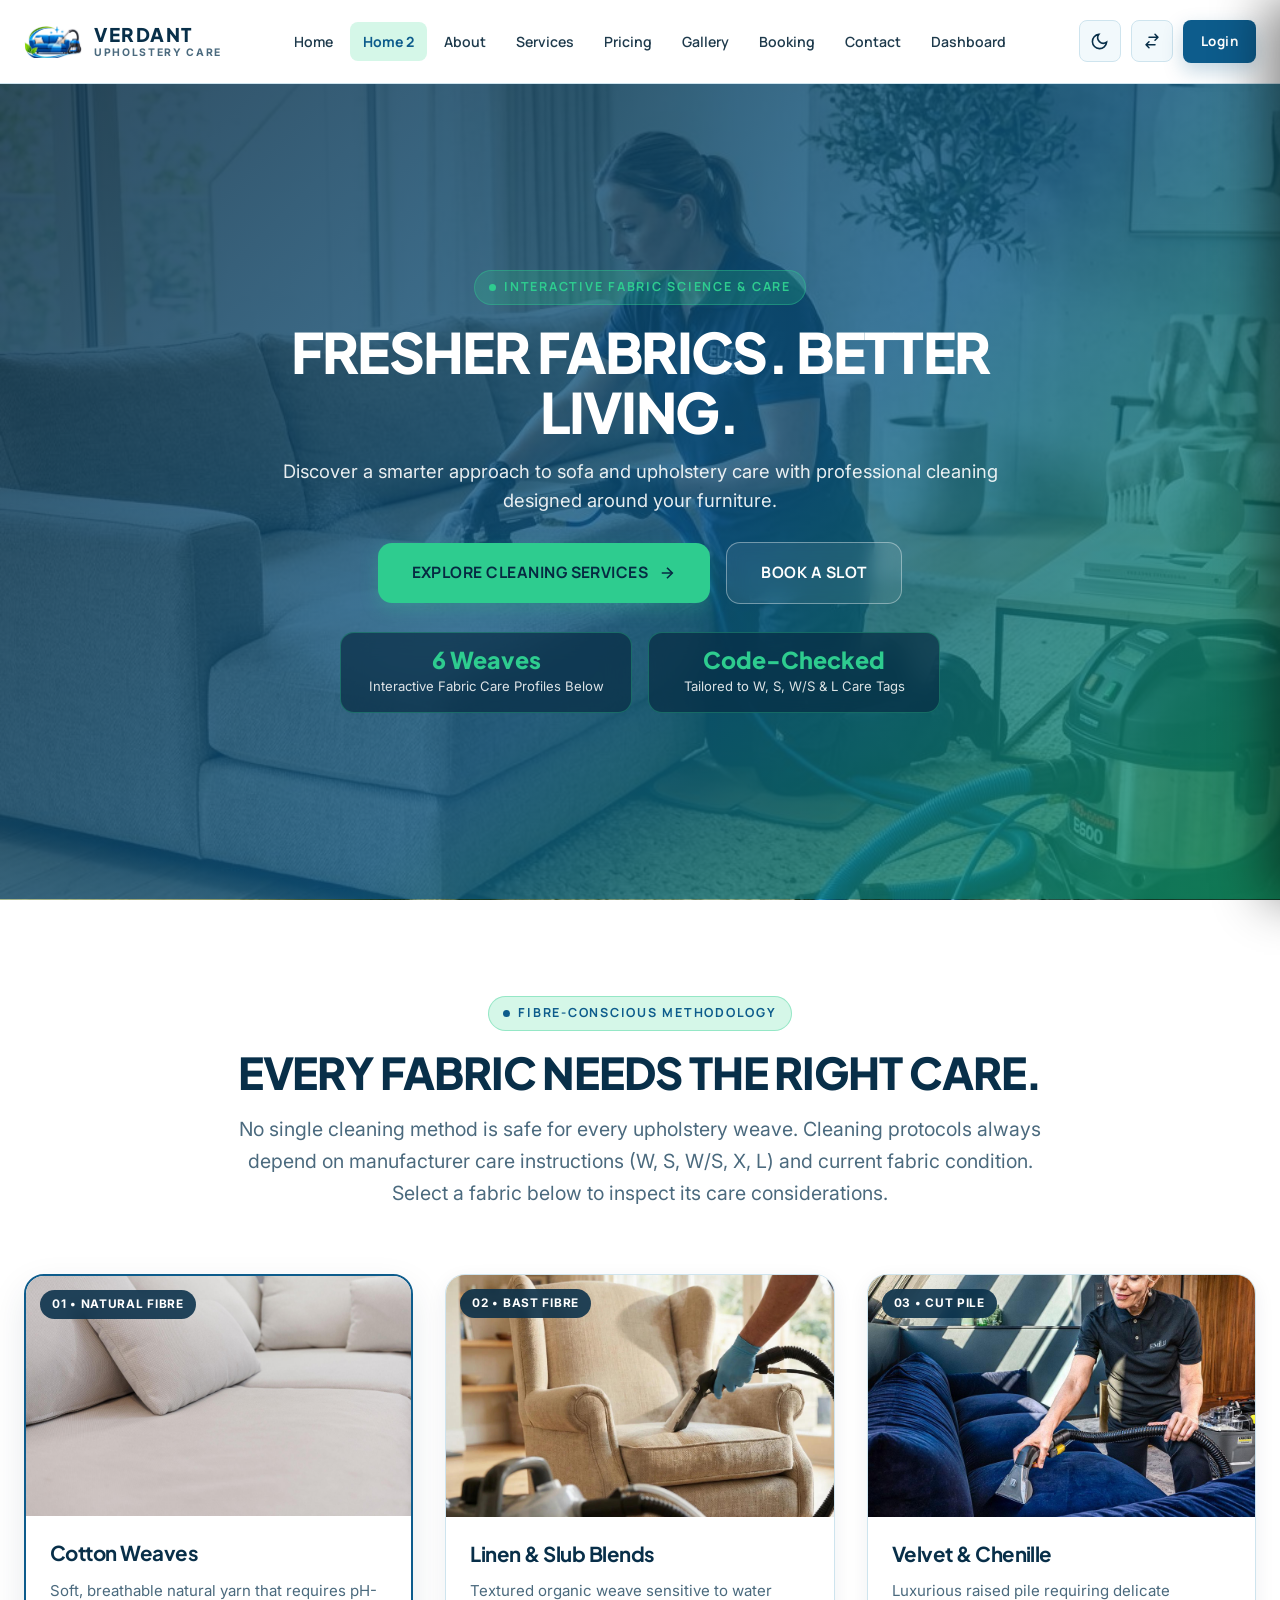
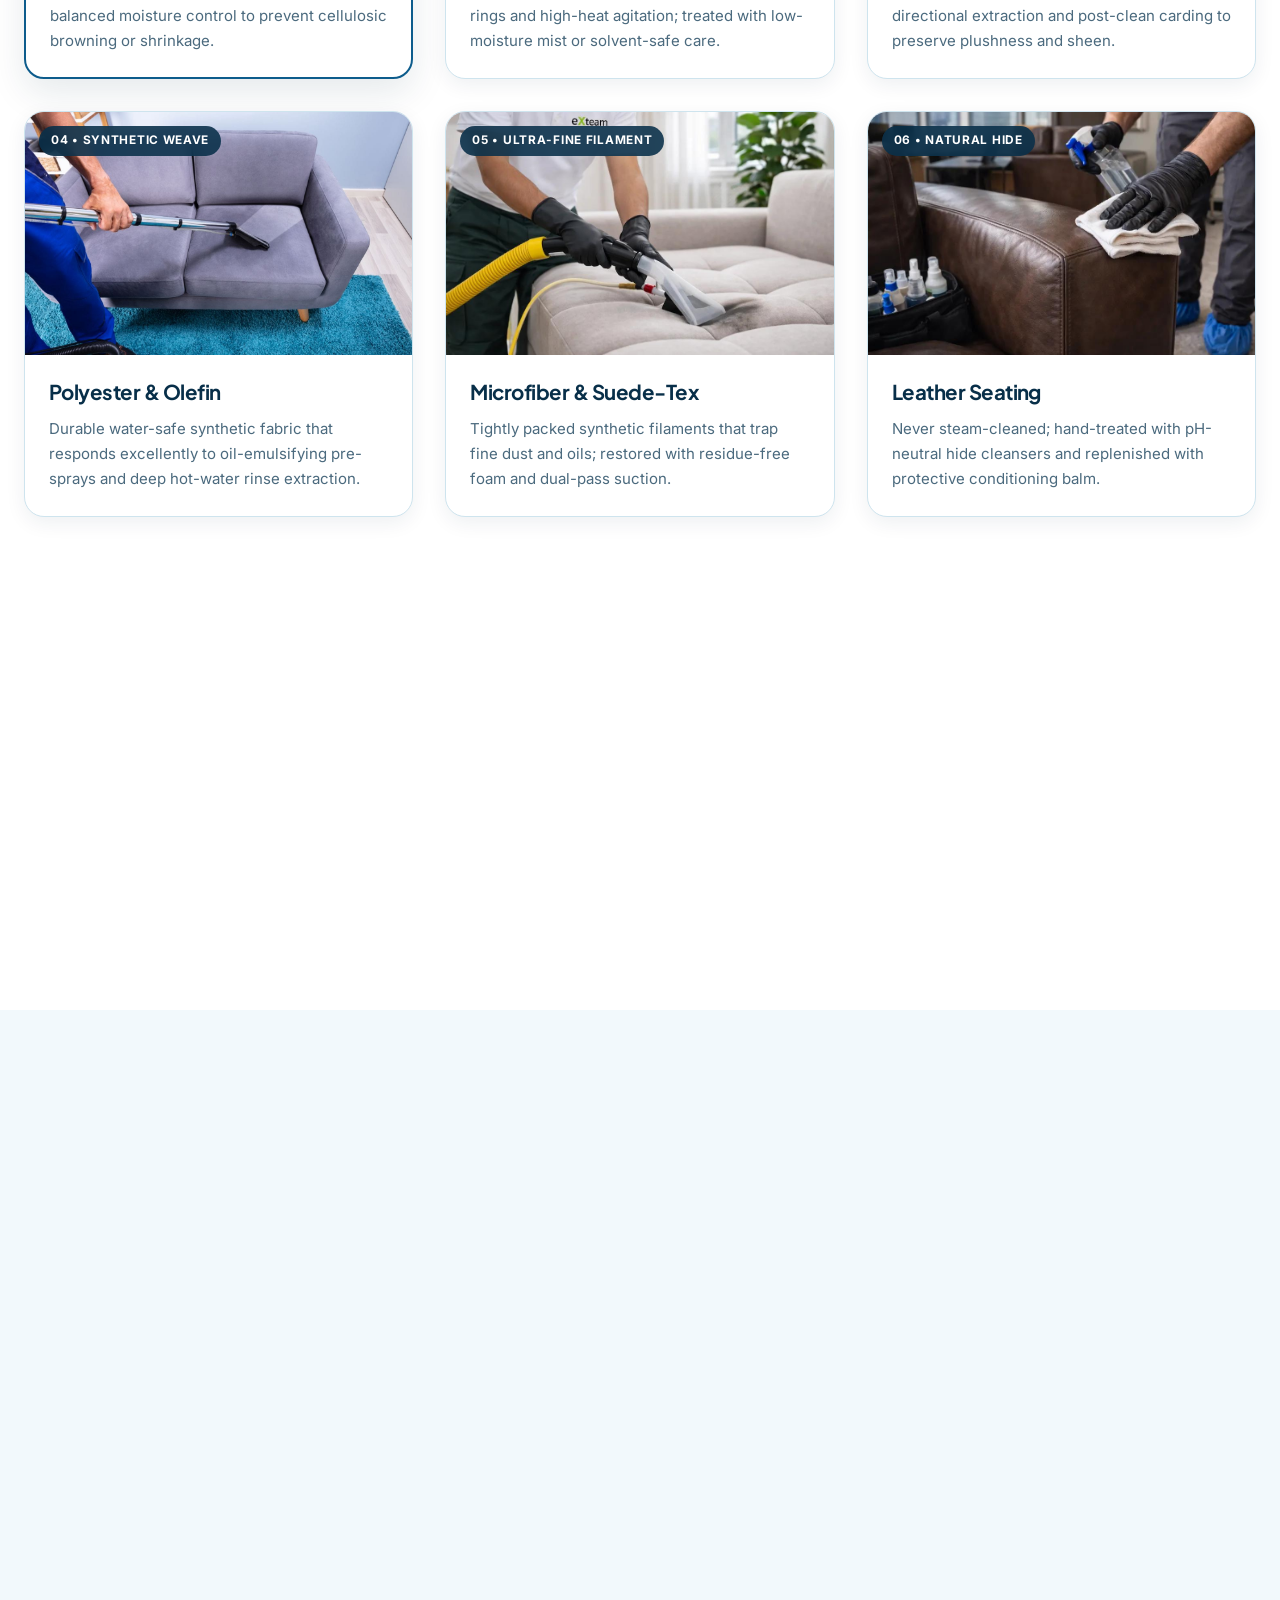
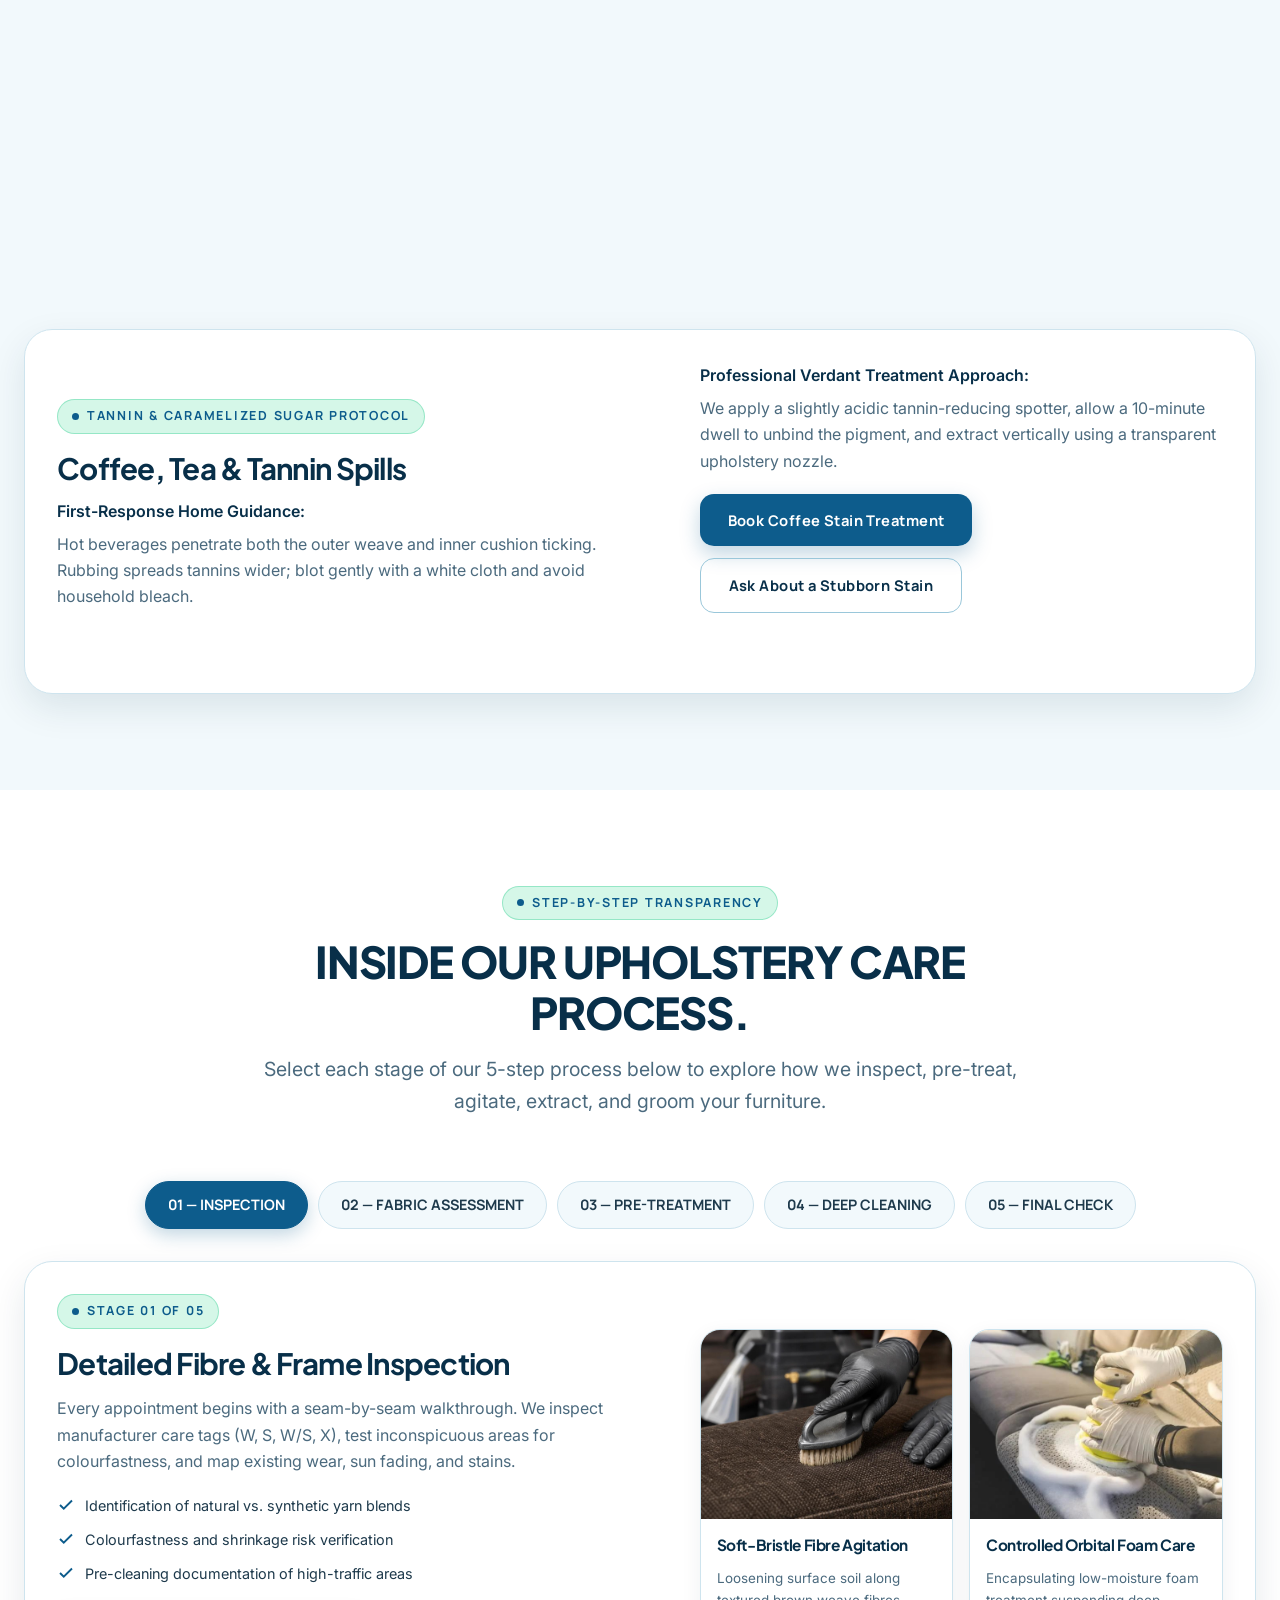
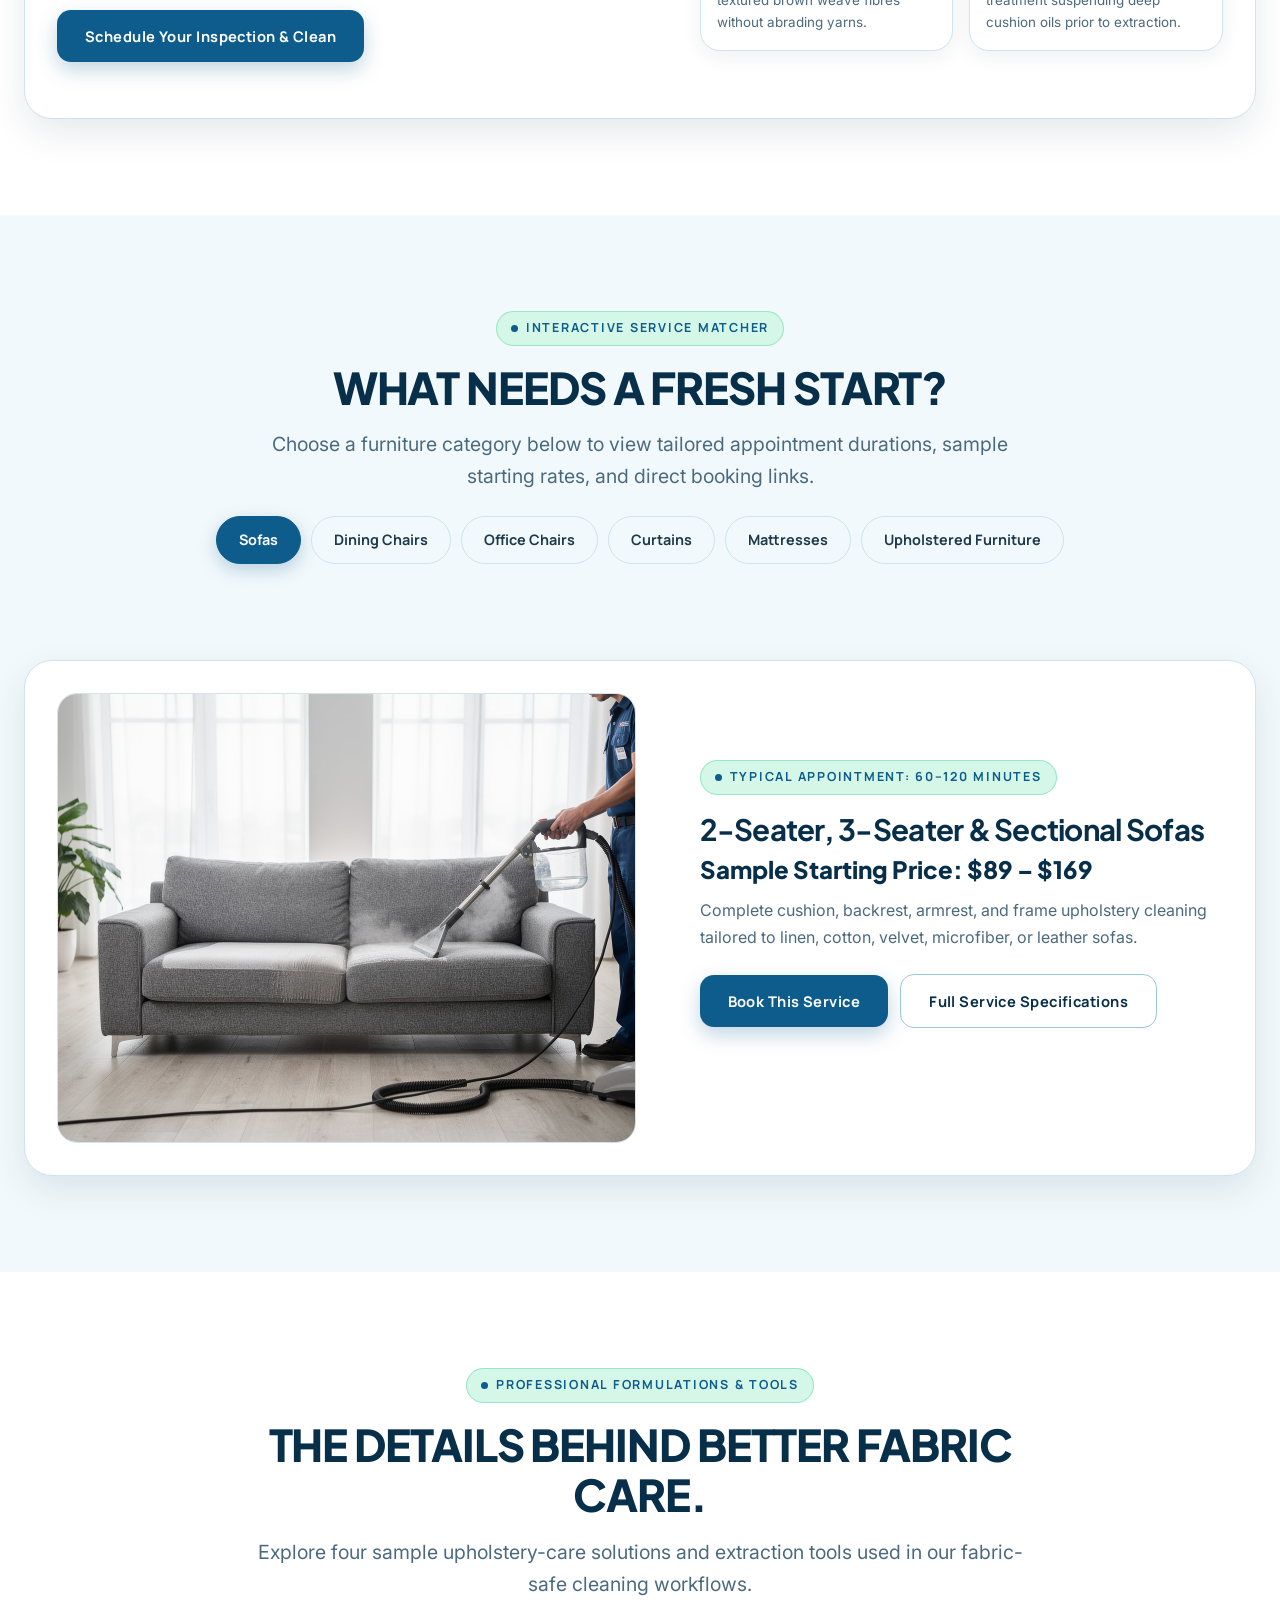
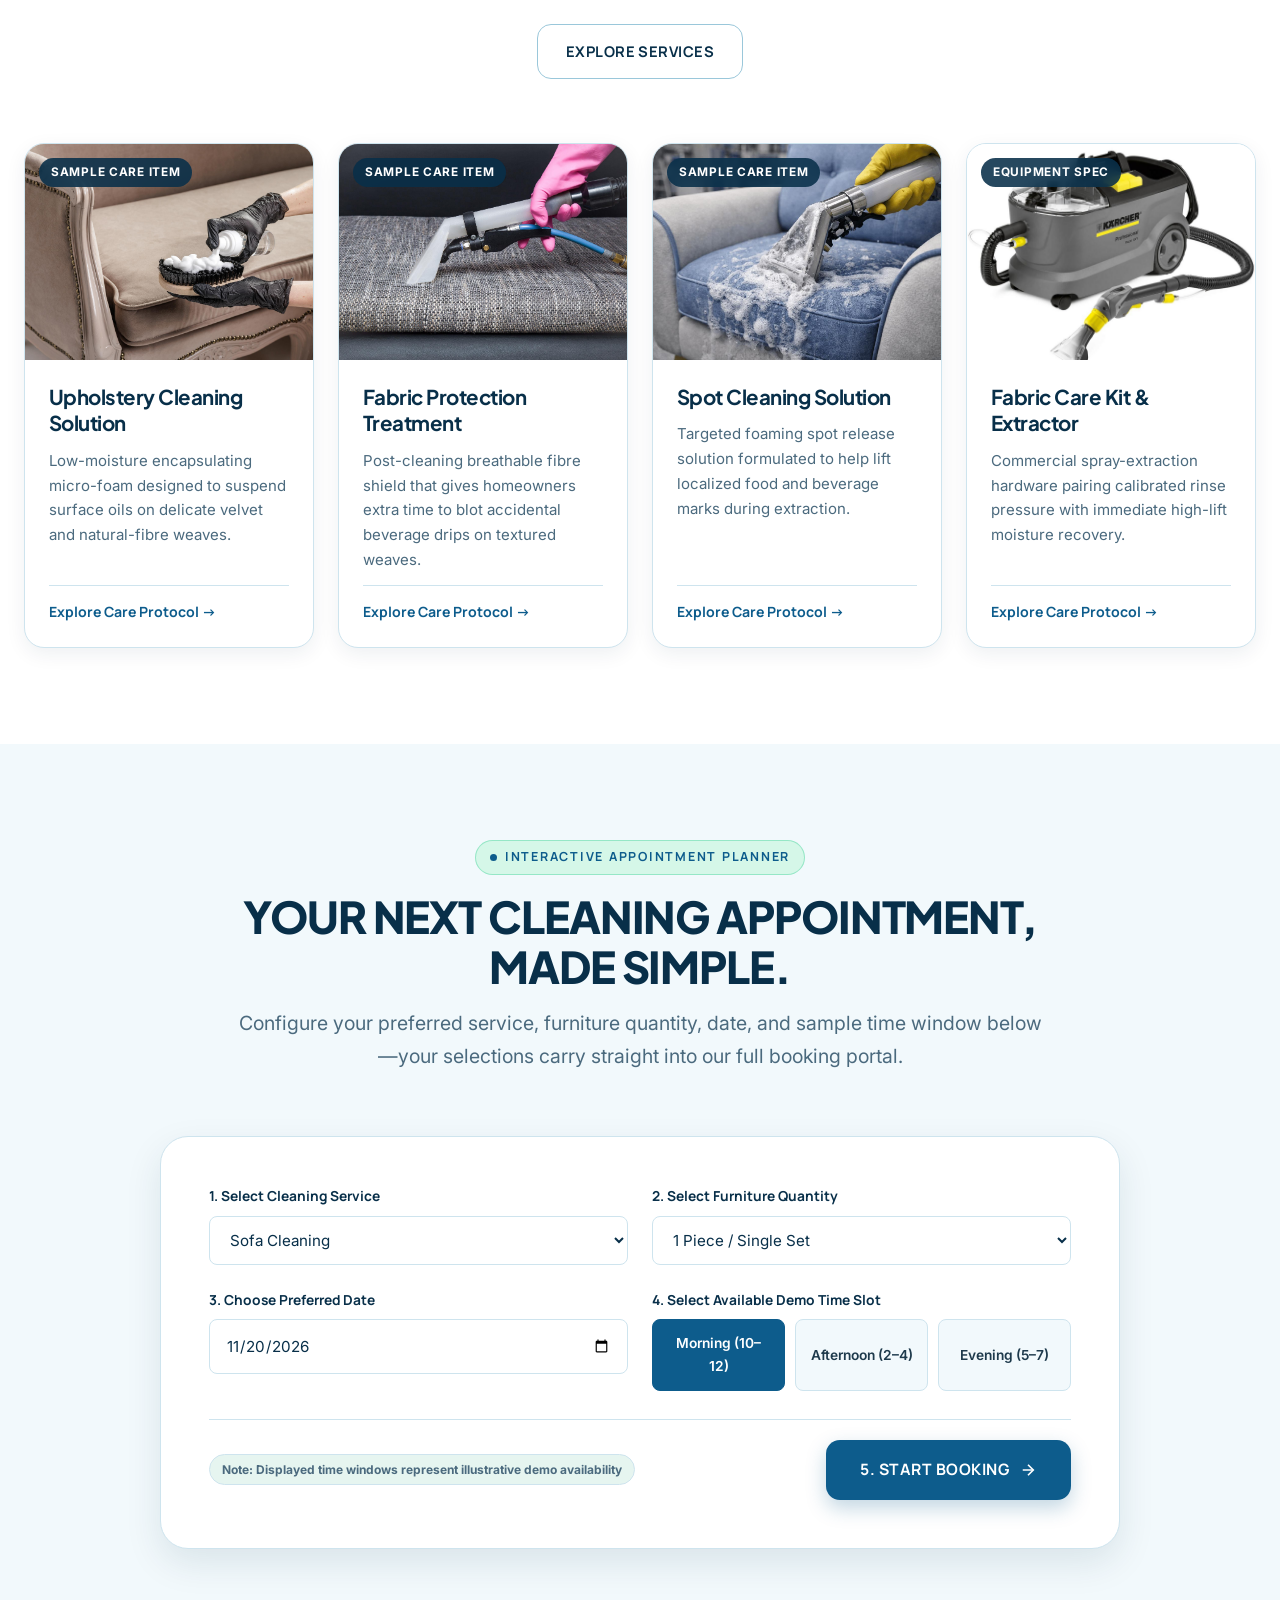
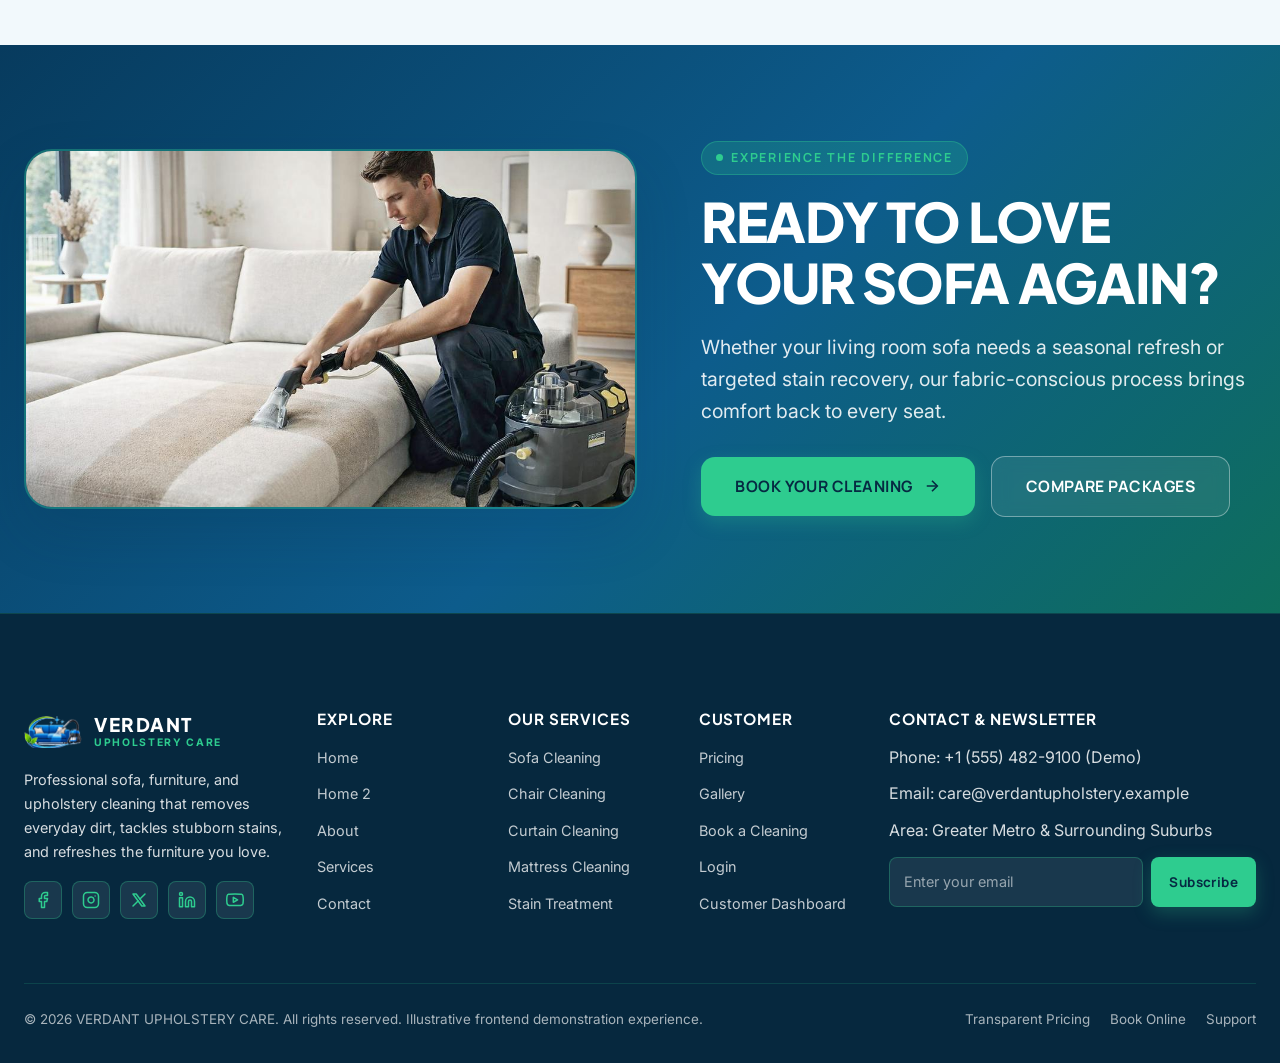
<file: home-2.html>
<!DOCTYPE html>
<html lang="en" data-theme="light">
<head>
  <meta charset="UTF-8">
  <meta name="viewport" content="width=device-width, initial-scale=1.0">
  <title>Interactive Fabric &amp; Stain Care Experience | VERDANT Upholstery Care (Home 2)</title>
  <meta name="description" content="Discover a smarter approach to sofa and upholstery care. Explore interactive fabric care guides, stain treatment protocols, and our 5-stage extraction process.">
  <meta property="og:title" content="VERDANT Upholstery Care — Interactive Fabric &amp; Upholstery Experience">
  <meta property="og:description" content="Fresher fabrics. Better living. Explore fabric-specific care for cotton, linen, velvet, polyester, microfiber, and leather.">
  <meta property="og:type" content="website">
  <link rel="icon" type="image/png" href="images/logo.png">
  <link rel="stylesheet" href="assets/css/style.css">
</head>
<body>

  <!-- ==================== GLOBAL STICKY NAVBAR ==================== -->
  <header class="site-header">
    <div class="container navbar">
      <a href="index.html" class="brand-logo" aria-label="Verdant Upholstery Care Home">
        <span class="brand-logo__mark" aria-hidden="true">
          <img src="images/logo.png" alt="Verdant Upholstery Care Logo" width="58" height="42">
        </span>
        <span class="brand-logo__text">
          <span class="brand-logo__name">VERDANT</span>
          <span class="brand-logo__sub">UPHOLSTERY CARE</span>
        </span>
      </a>

      <nav class="nav-menu" aria-label="Primary Navigation">
        <a href="index.html" class="nav-link">Home</a>
        <a href="home-2.html" class="nav-link is-active">Home 2</a>
        <a href="about.html" class="nav-link">About</a>
        <a href="services.html" class="nav-link">Services</a>
        <a href="pricing.html" class="nav-link">Pricing</a>
        <a href="gallery.html" class="nav-link">Gallery</a>
        <a href="booking.html" class="nav-link">Booking</a>
        <a href="contact.html" class="nav-link">Contact</a>
        <a href="dashboard.html" class="nav-link">Dashboard</a>
      </nav>

      <div class="nav-actions">
        <button type="button" class="theme-toggle" data-theme-toggle aria-label="Toggle Light and Dark Theme">
          <svg class="icon-moon" viewBox="0 0 24 24" fill="none" stroke="currentColor" stroke-width="2"><path d="M21 12.79A9 9 0 1 1 11.21 3 7 7 0 0 0 21 12.79z"/></svg>
          <svg class="icon-sun" viewBox="0 0 24 24" fill="none" stroke="currentColor" stroke-width="2"><circle cx="12" cy="12" r="5"/><line x1="12" y1="1" x2="12" y2="3"/><line x1="12" y1="21" x2="12" y2="23"/><line x1="4.22" y1="4.22" x2="5.64" y2="5.64"/><line x1="18.36" y1="18.36" x2="19.78" y2="19.78"/><line x1="1" y1="12" x2="3" y2="12"/><line x1="21" y1="12" x2="23" y2="12"/><line x1="4.22" y1="19.78" x2="5.64" y2="18.36"/><line x1="18.36" y1="5.64" x2="19.78" y2="4.22"/></svg>
        </button>
        <button type="button" class="rtl-toggle-btn" data-rtl-toggle aria-label="Toggle Direction" title="Toggle RTL / LTR Direction">
          <svg viewBox="0 0 24 24" width="18" height="18" fill="none" stroke="currentColor" stroke-width="2" stroke-linecap="round" stroke-linejoin="round" aria-hidden="true">
            <path d="M8 7h12m0 0l-4-4m4 4l-4 4"/>
            <path d="M16 17H4m0 0l4 4m-4-4l4-4"/>
          </svg>
        </button>
        <a href="login.html" class="btn btn--primary btn--sm btn--nav-cta">Login</a>
        <button type="button" class="hamburger-btn" data-drawer-open aria-label="Open Navigation Menu">
          <svg viewBox="0 0 24 24" width="22" height="22" fill="none" stroke="currentColor" stroke-width="2.2"><line x1="3" y1="6" x2="21" y2="6"/><line x1="3" y1="12" x2="21" y2="12"/><line x1="3" y1="18" x2="21" y2="18"/></svg>
        </button>
      </div>
    </div>
  </header>

    <!-- ==================== MOBILE NAVIGATION DRAWER ==================== -->
  <div class="mobile-drawer-backdrop" aria-hidden="true"></div>
  <aside class="mobile-drawer" aria-label="Mobile Navigation Drawer" aria-hidden="true">
    <div class="mobile-drawer__header">
      <a href="index.html" class="brand-logo">
        <span class="brand-logo__mark">
          <img src="images/logo.png" alt="Verdant Upholstery Care Logo" width="58" height="42">
        </span>
        <span class="brand-logo__text">
          <span class="brand-logo__name">VERDANT</span>
          <span class="brand-logo__sub">UPHOLSTERY CARE</span>
        </span>
      </a>
      <button type="button" class="drawer-close-btn" data-drawer-close aria-label="Close Navigation Drawer">
        <svg viewBox="0 0 24 24" width="20" height="20" fill="none" stroke="currentColor" stroke-width="2.2"><line x1="18" y1="6" x2="6" y2="18"/><line x1="6" y1="6" x2="18" y2="18"/></svg>
      </button>
    </div>
    <div class="mobile-drawer__body">
      <nav class="drawer-nav-list" aria-label="Drawer Links">
        <a href="index.html" class="drawer-nav-link">Home</a>
        <a href="home-2.html" class="drawer-nav-link is-active">Home 2</a>
        <a href="about.html" class="drawer-nav-link">About</a>
        <a href="services.html" class="drawer-nav-link">Services</a>
        <a href="pricing.html" class="drawer-nav-link">Pricing</a>
        <a href="gallery.html" class="drawer-nav-link">Gallery</a>
        <a href="booking.html" class="drawer-nav-link">Booking</a>
        <a href="contact.html" class="drawer-nav-link">Contact</a>
        <a href="dashboard.html" class="drawer-nav-link">Dashboard</a>
      </nav>
    </div>
    <div class="mobile-drawer__footer">
      <div class="drawer-toggles-row">
        <button type="button" class="theme-toggle" data-theme-toggle aria-label="Toggle Light and Dark Theme">
          <svg class="icon-moon" viewBox="0 0 24 24" fill="none" stroke="currentColor" stroke-width="2"><path d="M21 12.79A9 9 0 1 1 11.21 3 7 7 0 0 0 21 12.79z"/></svg>
          <svg class="icon-sun" viewBox="0 0 24 24" fill="none" stroke="currentColor" stroke-width="2"><circle cx="12" cy="12" r="5"/><line x1="12" y1="1" x2="12" y2="3"/><line x1="12" y1="21" x2="12" y2="23"/><line x1="4.22" y1="4.22" x2="5.64" y2="5.64"/><line x1="18.36" y1="18.36" x2="19.78" y2="19.78"/><line x1="1" y1="12" x2="3" y2="12"/><line x1="21" y1="12" x2="23" y2="12"/><line x1="4.22" y1="19.78" x2="5.64" y2="18.36"/><line x1="18.36" y1="5.64" x2="19.78" y2="4.22"/></svg>
        </button>
        <button type="button" class="rtl-toggle-btn" data-rtl-toggle aria-label="Toggle Direction" title="Toggle RTL / LTR Direction">
          <svg viewBox="0 0 24 24" width="18" height="18" fill="none" stroke="currentColor" stroke-width="2" stroke-linecap="round" stroke-linejoin="round" aria-hidden="true">
            <path d="M8 7h12m0 0l-4-4m4 4l-4 4"/>
            <path d="M16 17H4m0 0l4 4m-4-4l4-4"/>
          </svg>
        </button>
      </div>
      <a href="login.html" class="btn btn--primary drawer-login-btn">Login</a>
    </div>
  </aside>

  <main>
    <!-- ==================== SECTION 01 — CENTERED BACKGROUND HERO ==================== -->
    <section class="hero-split" aria-label="Home 2 Hero">
      <div class="container hero-split__grid">
        <div class="hero-split__content reveal">
          <span class="eyebrow">Interactive Fabric Science &amp; Care</span>
          <h1 class="display-xl">FRESHER FABRICS. BETTER LIVING.</h1>
          <p class="lead">Discover a smarter approach to sofa and upholstery care with professional cleaning designed around your furniture.</p>
          <div class="hero-cta-group">
            <a href="services.html" class="btn btn--sage btn--lg">
              <span>EXPLORE CLEANING SERVICES</span>
              <svg viewBox="0 0 24 24" fill="none" stroke="currentColor" stroke-width="2.2"><line x1="5" y1="12" x2="19" y2="12"/><polyline points="12 5 19 12 12 19"/></svg>
            </a>
            <a href="booking.html" class="btn btn--outline-light btn--lg">BOOK A SLOT</a>
          </div>

          <div class="grid-2 hero-split__stats">
            <div class="stat-box">
              <div class="stat-box__num">6 Weaves</div>
              <div class="stat-box__label">Interactive Fabric Care Profiles Below</div>
            </div>
            <div class="stat-box">
              <div class="stat-box__num">Code-Checked</div>
              <div class="stat-box__label">Tailored to W, S, W/S &amp; L Care Tags</div>
            </div>
          </div>
        </div>
      </div>
    </section>

    <!-- ==================== SECTION 02 — INTERACTIVE FABRIC EXPLORER ==================== -->
    <section class="section" id="fabric-explorer">
      <div class="container">
        <div class="section-header section-header--center reveal">
          <div class="section-header__text">
            <span class="eyebrow">Fibre-Conscious Methodology</span>
            <h2 class="heading-lg">EVERY FABRIC NEEDS THE RIGHT CARE.</h2>
            <p class="lead">No single cleaning method is safe for every upholstery weave. Cleaning protocols always depend on manufacturer care instructions (W, S, W/S, X, L) and current fabric condition. Select a fabric below to inspect its care considerations.</p>
          </div>
        </div>

        <!-- 6 Fabric Cards in an Even 3x2 Desktop / 2x3 Tablet Grid -->
        <div class="grid-6">
          <!-- Cotton (image-26.png) -->
          <article class="service-card fabric-card is-selected reveal" data-fabric-card="cotton" style="cursor:pointer;">
            <div class="card-media">
              <img src="images/image-26.png" alt="Close-up of crisp off-white woven cotton sofa cushions and throw pillows" loading="lazy" width="2048" height="1306">
              <span class="card-badge">01 • Natural Fibre</span>
            </div>
            <div class="card-body">
              <h3 class="heading-sm">Cotton Weaves</h3>
              <p>Soft, breathable natural yarn that requires pH-balanced moisture control to prevent cellulosic browning or shrinkage.</p>
            </div>
          </article>

          <!-- Linen (image-46.png) -->
          <article class="service-card fabric-card reveal" data-fabric-card="linen" style="cursor:pointer;">
            <div class="card-media">
              <img src="images/image-46.png" alt="Technician with blue gloves steam-cleaning a beige linen wingback armchair in a sunlit study" loading="lazy" width="1920" height="1434">
              <span class="card-badge">02 • Bast Fibre</span>
            </div>
            <div class="card-body">
              <h3 class="heading-sm">Linen &amp; Slub Blends</h3>
              <p>Textured organic weave sensitive to water rings and high-heat agitation; treated with low-moisture mist or solvent-safe care.</p>
            </div>
          </article>

          <!-- Velvet (image-22.png) -->
          <article class="service-card fabric-card reveal" data-fabric-card="velvet" style="cursor:pointer;">
            <div class="card-media">
              <img src="images/image-22.png" alt="Female specialist in black polo shirt extracting a royal blue velvet sofa in a sunlit modern room" loading="lazy" width="1000" height="1000">
              <span class="card-badge">03 • Cut Pile</span>
            </div>
            <div class="card-body">
              <h3 class="heading-sm">Velvet &amp; Chenille</h3>
              <p>Luxurious raised pile requiring delicate directional extraction and post-clean carding to preserve plushness and sheen.</p>
            </div>
          </article>

          <!-- Polyester (image-55.png) -->
          <article class="service-card fabric-card reveal" data-fabric-card="polyester" style="cursor:pointer;">
            <div class="card-media">
              <img src="images/image-55.png" alt="High-angle view of specialist using a chrome extraction wand across a slate-grey polyester loveseat on a turquoise rug" loading="lazy" width="1200" height="800">
              <span class="card-badge">04 • Synthetic Weave</span>
            </div>
            <div class="card-body">
              <h3 class="heading-sm">Polyester &amp; Olefin</h3>
              <p>Durable water-safe synthetic fabric that responds excellently to oil-emulsifying pre-sprays and deep hot-water rinse extraction.</p>
            </div>
          </article>

          <!-- Microfiber (image-45.png) -->
          <article class="service-card fabric-card reveal" data-fabric-card="microfiber" style="cursor:pointer;">
            <div class="card-media">
              <img src="images/image-45.png" alt="Technician in dark green trousers and black gloves using a yellow-hose upholstery extractor on a tufted grey microfiber sofa" loading="lazy" width="1139" height="600">
              <span class="card-badge">05 • Ultra-Fine Filament</span>
            </div>
            <div class="card-body">
              <h3 class="heading-sm">Microfiber &amp; Suede-Tex</h3>
              <p>Tightly packed synthetic filaments that trap fine dust and oils; restored with residue-free foam and dual-pass suction.</p>
            </div>
          </article>

          <!-- Leather (image-29.png) -->
          <article class="service-card fabric-card reveal" data-fabric-card="leather" style="cursor:pointer;">
            <div class="card-media">
              <img src="images/image-29.png" alt="Specialist in black gloves spraying leather cleanser onto a white microfiber cloth to clean a brown leather sofa armrest" loading="lazy" width="900" height="600">
              <span class="card-badge">06 • Natural Hide</span>
            </div>
            <div class="card-body">
              <h3 class="heading-sm">Leather Seating</h3>
              <p>Never steam-cleaned; hand-treated with pH-neutral hide cleansers and replenished with protective conditioning balm.</p>
            </div>
          </article>
        </div>

        <!-- Live Dynamic Fabric Advisory Panel -->
        <div class="explorer-panel reveal" id="fabric-explorer-panel" aria-live="polite">
          <div class="split-layout">
            <div>
              <span class="eyebrow" id="fe-code">Manufacturer Care Code: W or W/S (Verify Tag)</span>
              <h3 class="heading-md" id="fe-name" style="margin-bottom: 12px;">Natural Cotton Upholstery</h3>
              <p id="fe-considerations" style="margin-bottom: 14px; color: var(--text-body);">Natural cotton fibres absorb liquid spills rapidly and can experience cellulosic browning or shrinkage if over-wetted with high-alkaline solutions.</p>
              <p id="fe-care" style="color: var(--text-muted); font-size: 0.94rem;">We perform a fibre-burn and dye-stability check first, followed by pH-balanced low-moisture spray extraction and immediate high-velocity airflow grooming.</p>
            </div>
            <div style="display:flex;flex-direction:column;gap:14px;justify-content:center;">
              <div class="stat-box">
                <div style="font-size:0.76rem;font-weight:700;text-transform:uppercase;color:var(--text-muted);">Recommended Method</div>
                <div class="heading-sm" id="fe-temp" style="margin-top:4px;">Controlled Warm Extraction (45°C–55°C)</div>
              </div>
              <div class="stat-box">
                <div style="font-size:0.76rem;font-weight:700;text-transform:uppercase;color:var(--text-muted);">Drying Guidance</div>
                <div class="heading-sm" id="fe-drying" style="margin-top:4px;">Estimated Drying: 3 to 5 Hours</div>
              </div>
              <div class="hero-cta-group" style="display:flex;gap:12px;flex-wrap:wrap;">
                <a href="booking.html?service=Sofa%20Cleaning" id="fe-book-cta" class="btn btn--primary">Book Care for This Fabric</a>
                <button type="button" class="btn btn--outline" data-open-enquiry="Fabric & Product Advice">Enquire About Fabric Tag</button>
              </div>
            </div>
          </div>
        </div>
      </div>
    </section>

    <!-- ==================== SECTION 03 — THE STAIN CHALLENGE (4 ITEMS) ==================== -->
    <section class="section section--surface" id="stain-challenge">
      <div class="container">
        <div class="section-header section-header--split reveal">
          <div class="section-header__text">
            <span class="eyebrow">Targeted Spot Chemistry</span>
            <h2 class="heading-lg">FROM EVERYDAY SPILLS TO STUBBORN STAINS.</h2>
            <p class="lead">Click any of the four common stain scenarios below to inspect general first-response guidance and how our technicians approach treatment.</p>
          </div>
          <span class="badge-demo">Interactive Stain Guide</span>
        </div>

        <!-- Strict 4-Item Even Grid -->
        <div class="grid-4">
          <!-- Stain 01: Coffee Stains (image-35.png) -->
          <article class="service-card stain-card is-selected reveal" data-stain-key="coffee" style="cursor:pointer;">
            <div class="card-media card-media--square">
              <img src="images/image-35.png" alt="Close-up of a hand spraying white upholstery stain remover spray onto a brown coffee spill on a grey sofa cushion" loading="lazy" width="1600" height="1600">
              <span class="card-badge">01 • Tannin Spills</span>
            </div>
            <div class="card-body">
              <h3 class="heading-sm">Coffee Stains</h3>
              <p>Dark roasted tannins and milk sugars that bond to light-coloured sofa cushions if rubbed or heated prematurely.</p>
              <span class="card-link">Inspect Guidance &rarr;</span>
            </div>
          </article>

          <!-- Stain 02: Food Stains (image-28.png) -->
          <article class="service-card stain-card reveal" data-stain-key="food" style="cursor:pointer;">
            <div class="card-media card-media--square">
              <img src="images/image-28.png" alt="Blue-gloved hand operating an extraction nozzle pulling foamy brown food and beverage stain residue from a light beige sofa cushion" loading="lazy" width="1536" height="1024">
              <span class="card-badge">02 • Organic &amp; Oil</span>
            </div>
            <div class="card-body">
              <h3 class="heading-sm">Food Stains</h3>
              <p>Cooking oils, sauces, and dining spills that require multi-stage enzymatic breakdown before hot-water rinsing.</p>
              <span class="card-link">Inspect Guidance &rarr;</span>
            </div>
          </article>

          <!-- Stain 03: Dust & Dirt (image-57.png) -->
          <article class="service-card stain-card reveal" data-stain-key="dust" style="cursor:pointer;">
            <div class="card-media card-media--square">
              <img src="images/image-57.png" alt="Close-up of hands holding a grey brush vacuum nozzle removing crumbs and dry dust from the seam crease of a grey sofa" loading="lazy" width="771" height="503">
              <span class="card-badge">03 • Particulate Soil</span>
            </div>
            <div class="card-body">
              <h3 class="heading-sm">Dust and Dirt</h3>
              <p>Abrasive household dust, crumbs, and outdoor grit trapped deep inside cushion piping and backrest crevices.</p>
              <span class="card-link">Inspect Guidance &rarr;</span>
            </div>
          </article>

          <!-- Stain 04: Pet-Related Marks (image-17.png) -->
          <article class="service-card stain-card reveal" data-stain-key="pet" style="cursor:pointer;">
            <div class="card-media card-media--square">
              <img src="images/image-17.png" alt="Technician in dark navy uniform steam-cleaning a heavily stained grey L-shaped sectional sofa in a stone-walled living room, leaving a clean stripe" loading="lazy" width="1024" height="1024">
              <span class="card-badge">04 • Pet &amp; Traffic</span>
            </div>
            <div class="card-body">
              <h3 class="heading-sm">Pet-Related Marks</h3>
              <p>Muddy paw tracks, body oils, dander, and biological spots requiring odour neutralization and deep extraction.</p>
              <span class="card-link">Inspect Guidance &rarr;</span>
            </div>
          </article>
        </div>

        <!-- Dynamic Stain Guidance Panel -->
        <div class="explorer-panel reveal" id="stain-detail-panel" aria-live="polite">
          <div class="split-layout">
            <div>
              <span class="eyebrow" id="stain-panel-badge">Tannin &amp; Caramelized Sugar Protocol</span>
              <h3 class="heading-md" id="stain-panel-title" style="margin-bottom: 12px;">Coffee, Tea &amp; Tannin Spills</h3>
              <p style="font-weight: 600; color: var(--text-heading); margin-bottom: 6px;">First-Response Home Guidance:</p>
              <p id="stain-panel-guidance" style="margin-bottom: 14px; color: var(--text-muted);">Hot beverages penetrate both the outer weave and inner cushion ticking. Rubbing spreads tannins wider; blot gently with a white cloth and avoid household bleach.</p>
            </div>
            <div>
              <p style="font-weight: 600; color: var(--text-heading); margin-bottom: 6px;">Professional Verdant Treatment Approach:</p>
              <p id="stain-panel-method" style="margin-bottom: 20px; color: var(--text-muted);">We apply a slightly acidic tannin-reducing spotter, allow a 10-minute dwell to unbind the pigment, and extract vertically using a transparent upholstery nozzle.</p>
              <div class="hero-cta-group" style="display:flex;gap:12px;flex-wrap:wrap;">
                <a href="booking.html?service=Fabric%20Stain%20Treatment" id="stain-panel-cta" class="btn btn--primary">Book Coffee Stain Treatment</a>
                <button type="button" class="btn btn--outline" data-open-enquiry="Service Information">Ask About a Stubborn Stain</button>
              </div>
            </div>
          </div>
        </div>
      </div>
    </section>

    <!-- ==================== SECTION 04 — OUR CLEANING PROCESS (5 STAGES) ==================== -->
    <section class="section" id="cleaning-process">
      <div class="container">
        <div class="section-header section-header--center reveal">
          <span class="eyebrow">Step-by-Step Transparency</span>
          <h2 class="heading-lg">INSIDE OUR UPHOLSTERY CARE PROCESS.</h2>
          <p class="lead">Select each stage of our 5-step process below to explore how we inspect, pre-treat, agitate, extract, and groom your furniture.</p>
        </div>

        <div class="interactive-tabs" style="justify-content:center;" role="tablist" aria-label="Cleaning Process Stages">
          <button type="button" class="tab-pill is-active" data-process-step="1">01 — INSPECTION</button>
          <button type="button" class="tab-pill" data-process-step="2">02 — FABRIC ASSESSMENT</button>
          <button type="button" class="tab-pill" data-process-step="3">03 — PRE-TREATMENT</button>
          <button type="button" class="tab-pill" data-process-step="4">04 — DEEP CLEANING</button>
          <button type="button" class="tab-pill" data-process-step="5">05 — FINAL CHECK</button>
        </div>

        <div class="explorer-panel reveal">
          <div class="split-layout">
            <div>
              <span class="eyebrow" id="proc-stage-num">STAGE 01 OF 05</span>
              <h3 class="heading-md" id="proc-stage-title" style="margin-bottom: 14px;">Detailed Fibre &amp; Frame Inspection</h3>
              <p id="proc-stage-desc" style="color: var(--text-muted); margin-bottom: 20px;">Every appointment begins with a seam-by-seam walkthrough. We inspect manufacturer care tags (W, S, W/S, X), test inconspicuous areas for colourfastness, and map existing wear, sun fading, and stains.</p>
              <ul class="pricing-list" id="proc-stage-list" style="margin-block: 0 24px;">
                <li><svg viewBox="0 0 24 24" fill="none" stroke="currentColor" stroke-width="2.5"><polyline points="20 6 9 17 4 12"/></svg><span>Identification of natural vs. synthetic yarn blends</span></li>
                <li><svg viewBox="0 0 24 24" fill="none" stroke="currentColor" stroke-width="2.5"><polyline points="20 6 9 17 4 12"/></svg><span>Colourfastness and shrinkage risk verification</span></li>
                <li><svg viewBox="0 0 24 24" fill="none" stroke="currentColor" stroke-width="2.5"><polyline points="20 6 9 17 4 12"/></svg><span>Pre-cleaning documentation of high-traffic areas</span></li>
              </ul>
              <a href="booking.html" class="btn btn--primary" style="margin-bottom: 24px;">Schedule Your Inspection &amp; Clean</a>
            </div>

            <!-- 2 Process Visual Cards (image-38.png & image-42.png) -->
            <div class="grid-2" style="gap: 16px;">
              <div class="service-card">
                <div class="card-media card-media--square">
                  <img src="images/image-38.png" alt="Close-up of black-gloved hands gently agitating a dark brown woven sofa cushion with a soft-bristle upholstery brush" loading="lazy" width="1672" height="941">
                </div>
                <div class="card-body" style="padding: 16px;">
                  <h4 class="heading-sm" style="font-size: 0.96rem;">Soft-Bristle Fibre Agitation</h4>
                  <p style="font-size: 0.84rem;">Loosening surface soil along textured brown weave fibres without abrading yarns.</p>
                </div>
              </div>

              <div class="service-card">
                <div class="card-media card-media--square">
                  <img src="images/image-42.png" alt="Close-up of white-gloved hands guiding a yellow orbital upholstery polisher with thick white cleaning foam over a grey sofa cushion" loading="lazy" width="800" height="450">
                </div>
                <div class="card-body" style="padding: 16px;">
                  <h4 class="heading-sm" style="font-size: 0.96rem;">Controlled Orbital Foam Care</h4>
                  <p style="font-size: 0.84rem;">Encapsulating low-moisture foam treatment suspending deep cushion oils prior to extraction.</p>
                </div>
              </div>
            </div>
          </div>
        </div>
      </div>
    </section>

    <!-- ==================== SECTION 05 — SERVICE DISCOVERY ==================== -->
    <section class="section section--surface" id="service-discovery">
      <div class="container">
        <div class="section-header section-header--split reveal">
          <div class="section-header__text">
            <span class="eyebrow">Interactive Service Matcher</span>
            <h2 class="heading-lg">WHAT NEEDS A FRESH START?</h2>
            <p class="lead">Choose a furniture category below to view tailored appointment durations, sample starting rates, and direct booking links.</p>
          </div>
          <div class="interactive-tabs" role="tablist" aria-label="Furniture Categories">
            <button type="button" class="tab-pill is-active" data-discovery-key="sofas">Sofas</button>
            <button type="button" class="tab-pill" data-discovery-key="dining">Dining Chairs</button>
            <button type="button" class="tab-pill" data-discovery-key="office">Office Chairs</button>
            <button type="button" class="tab-pill" data-discovery-key="curtains">Curtains</button>
            <button type="button" class="tab-pill" data-discovery-key="mattresses">Mattresses</button>
            <button type="button" class="tab-pill" data-discovery-key="upholstery">Upholstered Furniture</button>
          </div>
        </div>

        <div class="explorer-panel reveal" style="margin-top: 0;">
          <div class="split-layout">
            <div style="border-radius: var(--radius-lg); overflow: hidden; border: 1px solid var(--border-subtle);">
              <img src="images/image-60.png" alt="Symmetrical wide view of a modern grey two-seater sofa in front of bright sheer curtains as a technician steams a clean bright zone onto the left cushion" loading="lazy" width="1152" height="896">
            </div>
            <div>
              <span class="eyebrow" id="disc-duration">Typical Appointment: 60–120 Minutes</span>
              <h3 class="heading-md" id="disc-title" style="margin-bottom: 10px;">2-Seater, 3-Seater &amp; Sectional Sofas</h3>
              <div class="pricing-card__price" id="disc-price" style="font-size: 1.5rem; margin-block: 10px 16px;">Sample Starting Price: $89 – $169</div>
              <p id="disc-desc" style="color: var(--text-muted); margin-bottom: 24px;">Complete cushion, backrest, armrest, and frame upholstery cleaning tailored to linen, cotton, velvet, microfiber, or leather sofas.</p>
              <div class="hero-cta-group" style="display:flex;gap:12px;flex-wrap:wrap;">
                <a href="booking.html?service=Sofa%20Cleaning" id="disc-cta" class="btn btn--primary">Book This Service</a>
                <a href="services.html" class="btn btn--outline">Full Service Specifications</a>
              </div>
            </div>
          </div>
        </div>
      </div>
    </section>

    <!-- ==================== SECTION 06 — CLEANING CARE PRODUCTS (4 ITEMS) ==================== -->
    <section class="section" id="care-products">
      <div class="container">
        <div class="section-header section-header--split reveal">
          <div class="section-header__text">
            <span class="eyebrow">Professional Formulations &amp; Tools</span>
            <h2 class="heading-lg">THE DETAILS BEHIND BETTER FABRIC CARE.</h2>
            <p class="lead">Explore four sample upholstery-care solutions and extraction tools used in our fabric-safe cleaning workflows.</p>
          </div>
          <a href="services.html" class="btn btn--outline">EXPLORE SERVICES</a>
        </div>

        <!-- Strict 4-Item Even Grid -->
        <div class="grid-4">
          <!-- Product 01 (image-25.png) -->
          <article class="product-card reveal" data-tilt>
            <div class="card-media card-media--square">
              <img src="images/image-25.png" alt="Black-gloved hands dispensing thick white upholstery cleaning foam onto a wooden soft-bristle brush over a taupe velvet French settee" loading="lazy" width="2120" height="1414">
              <span class="card-badge">Sample Care Item</span>
            </div>
            <div class="card-body">
              <h3 class="heading-sm">Upholstery Cleaning Solution</h3>
              <p>Low-moisture encapsulating micro-foam designed to suspend surface oils on delicate velvet and natural-fibre weaves.</p>
              <div class="card-footer">
                <a href="services.html" class="card-link">Explore Care Protocol &rarr;</a>
              </div>
            </div>
          </article>

          <!-- Product 02 (image-18.png) -->
          <article class="product-card reveal" data-tilt>
            <div class="card-media card-media--square">
              <img src="images/image-18.png" alt="Close-up of a pink-gloved hand guiding a white spray-extraction upholstery nozzle across textured grey tweed fabric" loading="lazy" width="2048" height="1366">
              <span class="card-badge">Sample Care Item</span>
            </div>
            <div class="card-body">
              <h3 class="heading-sm">Fabric Protection Treatment</h3>
              <p>Post-cleaning breathable fibre shield that gives homeowners extra time to blot accidental beverage drips on textured weaves.</p>
              <div class="card-footer">
                <a href="services.html" class="card-link">Explore Care Protocol &rarr;</a>
              </div>
            </div>
          </article>

          <!-- Product 03 (image-51.png) -->
          <article class="product-card reveal" data-tilt>
            <div class="card-media card-media--square">
              <img src="images/image-51.png" alt="Close-up of a yellow-gloved hand pulling a stainless steel extraction nozzle through rich white cleaning foam on a denim-blue armchair cushion" loading="lazy" width="1290" height="860">
              <span class="card-badge">Sample Care Item</span>
            </div>
            <div class="card-body">
              <h3 class="heading-sm">Spot Cleaning Solution</h3>
              <p>Targeted foaming spot release solution formulated to help lift localized food and beverage marks during extraction.</p>
              <div class="card-footer">
                <a href="services.html" class="card-link">Explore Care Protocol &rarr;</a>
              </div>
            </div>
          </article>

          <!-- Product 04 (image-27.png) -->
          <article class="product-card reveal" data-tilt>
            <div class="card-media card-media--square">
              <img src="images/image-27.png" alt="Studio photograph of a grey and yellow Kärcher Professional Puzzi 10/1 spray-extraction machine with hose and clear upholstery hand nozzle" loading="lazy" width="1200" height="1200">
              <span class="card-badge">Equipment Spec</span>
            </div>
            <div class="card-body">
              <h3 class="heading-sm">Fabric Care Kit &amp; Extractor</h3>
              <p>Commercial spray-extraction hardware pairing calibrated rinse pressure with immediate high-lift moisture recovery.</p>
              <div class="card-footer">
                <a href="services.html" class="card-link">Explore Care Protocol &rarr;</a>
              </div>
            </div>
          </article>
        </div>
      </div>
    </section>

    <!-- ==================== SECTION 07 — BOOKING EXPERIENCE PREVIEW ==================== -->
    <section class="section section--surface" id="booking-preview">
      <div class="container">
        <div class="section-header section-header--center reveal">
          <span class="eyebrow">Interactive Appointment Planner</span>
          <h2 class="heading-lg">YOUR NEXT CLEANING APPOINTMENT, MADE SIMPLE.</h2>
          <p class="lead">Configure your preferred service, furniture quantity, date, and sample time window below—your selections carry straight into our full booking portal.</p>
        </div>

        <div class="form-card reveal" style="max-width: 960px; margin-inline: auto;">
          <form id="home2-booking-preview-form">
            <div class="form-grid">
              <div class="form-group">
                <label class="form-label" for="preview-service">1. Select Cleaning Service</label>
                <select class="form-control" id="preview-service">
                  <option value="Sofa Cleaning">Sofa Cleaning</option>
                  <option value="Chair Cleaning">Chair Cleaning</option>
                  <option value="Curtain Cleaning">Curtain Cleaning</option>
                  <option value="Mattress Cleaning">Mattress Cleaning</option>
                  <option value="Upholstery Deep Cleaning">Upholstery Deep Cleaning</option>
                  <option value="Fabric Stain Treatment">Fabric Stain Treatment</option>
                </select>
              </div>

              <div class="form-group">
                <label class="form-label" for="preview-qty">2. Select Furniture Quantity</label>
                <select class="form-control" id="preview-qty">
                  <option value="1">1 Piece / Single Set</option>
                  <option value="2">2 Pieces</option>
                  <option value="4">4 Pieces (e.g., Dining Set)</option>
                  <option value="6">6 Pieces (Full Room Package)</option>
                </select>
              </div>

              <div class="form-group">
                <label class="form-label" for="preview-date">3. Choose Preferred Date</label>
                <input type="date" class="form-control" id="preview-date" value="2026-11-20">
              </div>

              <div class="form-group">
                <label class="form-label">4. Select Available Demo Time Slot</label>
                <input type="hidden" id="preview-selected-slot" value="10:00 AM – 12:00 PM (Morning)">
                <div class="slot-grid">
                  <button type="button" class="slot-btn is-selected" data-slot="10:00 AM – 12:00 PM (Morning)">Morning (10–12)</button>
                  <button type="button" class="slot-btn" data-slot="02:00 PM – 04:00 PM (Afternoon)">Afternoon (2–4)</button>
                  <button type="button" class="slot-btn" data-slot="05:00 PM – 07:00 PM (Evening)">Evening (5–7)</button>
                </div>
              </div>
            </div>

            <div style="display:flex;align-items:center;justify-content:space-between;gap:16px;margin-top:28px;padding-top:20px;border-top:1px solid var(--border-subtle);flex-wrap:wrap;">
              <span class="badge-demo">Note: Displayed time windows represent illustrative demo availability</span>
              <button type="submit" class="btn btn--primary btn--lg">
                <span>5. START BOOKING</span>
                <svg viewBox="0 0 24 24" fill="none" stroke="currentColor" stroke-width="2.2"><line x1="5" y1="12" x2="19" y2="12"/><polyline points="12 5 19 12 12 19"/></svg>
              </button>
            </div>
          </form>
        </div>
      </div>
    </section>

    <!-- ==================== SECTION 08 — PREMIUM FINAL CTA ==================== -->
    <section class="section section--dark" id="home2-final-cta">
      <div class="container split-layout">
        <div class="reveal">
          <div style="border-radius: var(--radius-xl); overflow: hidden; border: 2px solid rgba(46,204,143,0.35); box-shadow: var(--shadow-lg);">
            <img src="images/image-32.png" alt="Male upholstery technician kneeling in a sunlit modern living room using a Kärcher extractor wand to pull a clean bright stripe across a soiled cream chaise sofa" loading="lazy" width="1024" height="597">
          </div>
        </div>
        <div class="reveal">
          <span class="eyebrow">Experience the Difference</span>
          <h2 class="display-lg" style="margin-bottom: 18px;">READY TO LOVE YOUR SOFA AGAIN?</h2>
          <p class="lead" style="color: rgba(255,255,255,0.88); margin-bottom: 28px;">Whether your living room sofa needs a seasonal refresh or targeted stain recovery, our fabric-conscious process brings comfort back to every seat.</p>
          <div class="hero-cta-group" style="margin-bottom: 0;">
            <a href="booking.html" class="btn btn--sage btn--lg">
              <span>BOOK YOUR CLEANING</span>
              <svg viewBox="0 0 24 24" fill="none" stroke="currentColor" stroke-width="2.2"><line x1="5" y1="12" x2="19" y2="12"/><polyline points="12 5 19 12 12 19"/></svg>
            </a>
            <a href="pricing.html" class="btn btn--outline-light btn--lg">COMPARE PACKAGES</a>
          </div>
        </div>
      </div>
    </section>
  </main>

  <!-- ==================== GLOBAL FOOTER ==================== -->
  <footer class="site-footer">
    <div class="container">
      <div class="footer-grid">
        <div class="footer-col">
          <a href="index.html" class="brand-logo" style="margin-bottom: 16px;">
            <span class="brand-logo__mark">
              <img src="images/logo.png" alt="Verdant Upholstery Care Logo" width="58" height="42">
            </span>
            <span class="brand-logo__text">
              <span class="brand-logo__name" style="color: var(--clr-white);">VERDANT</span>
              <span class="brand-logo__sub" style="color: var(--clr-sage);">UPHOLSTERY CARE</span>
            </span>
          </a>
          <p style="font-size: 0.9rem; margin-bottom: 16px;">Professional sofa, furniture, and upholstery cleaning that removes everyday dirt, tackles stubborn stains, and refreshes the furniture you love.</p>
                    <div class="footer-social-links" aria-label="Follow Verdant Upholstery Care">
            <a href="https://facebook.com" class="footer-social-icon" aria-label="Facebook" target="_blank" rel="noopener noreferrer">
              <svg viewBox="0 0 24 24" width="18" height="18" fill="none" stroke="currentColor" stroke-width="2" stroke-linecap="round" stroke-linejoin="round"><path d="M18 2h-3a5 5 0 0 0-5 5v3H7v4h3v8h4v-8h3l1-4h-4V7a1 1 0 0 1 1-1h3z"/></svg>
            </a>
            <a href="https://instagram.com" class="footer-social-icon" aria-label="Instagram" target="_blank" rel="noopener noreferrer">
              <svg viewBox="0 0 24 24" width="18" height="18" fill="none" stroke="currentColor" stroke-width="2" stroke-linecap="round" stroke-linejoin="round"><rect x="2" y="2" width="20" height="20" rx="5" ry="5"/><path d="M16 11.37A4 4 0 1 1 12.63 8 4 4 0 0 1 16 11.37z"/><line x1="17.5" y1="6.5" x2="17.51" y2="6.5"/></svg>
            </a>
            <a href="https://twitter.com" class="footer-social-icon" aria-label="X (Twitter)" target="_blank" rel="noopener noreferrer">
              <svg viewBox="0 0 24 24" width="18" height="18" fill="none" stroke="currentColor" stroke-width="2" stroke-linecap="round" stroke-linejoin="round"><path d="M4 4l11.733 16h4.267l-11.733 -16z"/><path d="M4 20l6.768 -6.768m2.46 -2.46l6.772 -6.772"/></svg>
            </a>
            <a href="https://linkedin.com" class="footer-social-icon" aria-label="LinkedIn" target="_blank" rel="noopener noreferrer">
              <svg viewBox="0 0 24 24" width="18" height="18" fill="none" stroke="currentColor" stroke-width="2" stroke-linecap="round" stroke-linejoin="round"><path d="M16 8a6 6 0 0 1 6 6v7h-4v-7a2 2 0 0 0-2-2 2 2 0 0 0-2 2v7h-4v-7a6 6 0 0 1 6-6z"/><rect x="2" y="9" width="4" height="12"/><circle cx="4" cy="4" r="2"/></svg>
            </a>
            <a href="https://youtube.com" class="footer-social-icon" aria-label="YouTube" target="_blank" rel="noopener noreferrer">
              <svg viewBox="0 0 24 24" width="18" height="18" fill="none" stroke="currentColor" stroke-width="2" stroke-linecap="round" stroke-linejoin="round"><path d="M22.54 6.42a2.78 2.78 0 0 0-1.94-2C18.88 4 12 4 12 4s-6.88 0-8.6.46a2.78 2.78 0 0 0-1.94 2A29 29 0 0 0 1 11.75a29 29 0 0 0 .46 5.33A2.78 2.78 0 0 0 3.4 19c1.72.46 8.6.46 8.6.46s6.88 0 8.6-.46a2.78 2.78 0 0 0 1.94-2 29 29 0 0 0 .46-5.25 29 29 0 0 0-.46-5.33z"/><polygon points="9.75 15.02 15.5 11.75 9.75 8.48 9.75 15.02"/></svg>
            </a>
          </div>
        </div>

        <div class="footer-col">
          <h4>EXPLORE</h4>
          <ul class="footer-links">
            <li><a href="index.html">Home</a></li>
            <li><a href="home-2.html">Home 2</a></li>
            <li><a href="about.html">About</a></li>
            <li><a href="services.html">Services</a></li>
            <li><a href="contact.html">Contact</a></li>
          </ul>
        </div>

        <div class="footer-col">
          <h4>OUR SERVICES</h4>
          <ul class="footer-links">
            <li><a href="services.html#sofa-cleaning">Sofa Cleaning</a></li>
            <li><a href="services.html#chair-cleaning">Chair Cleaning</a></li>
            <li><a href="services.html#curtain-mattress">Curtain Cleaning</a></li>
            <li><a href="services.html#curtain-mattress">Mattress Cleaning</a></li>
            <li><a href="services.html#specialized-care">Stain Treatment</a></li>
          </ul>
        </div>

        <div class="footer-col">
          <h4>CUSTOMER</h4>
          <ul class="footer-links">
            <li><a href="pricing.html">Pricing</a></li>
            <li><a href="gallery.html">Gallery</a></li>
            <li><a href="booking.html">Book a Cleaning</a></li>
            <li><a href="login.html">Login</a></li>
            <li><a href="dashboard.html">Customer Dashboard</a></li>
          </ul>
        </div>

        <div class="footer-col">
          <h4>CONTACT &amp; NEWSLETTER</h4>
          <ul class="footer-links" style="margin-bottom: 14px;">
            <li>Phone: +1 (555) 482-9100 (Demo)</li>
            <li>Email: care@verdantupholstery.example</li>
            <li>Area: Greater Metro &amp; Surrounding Suburbs</li>
          </ul>
          <form class="newsletter-form" aria-label="Newsletter Subscription">
            <input type="email" class="newsletter-input" placeholder="Enter your email" required aria-label="Email address">
            <button type="submit" class="btn btn--sage btn--sm">Subscribe</button>
          </form>
        </div>
      </div>

      <div class="footer-bottom">
        <p>&copy; 2026 VERDANT UPHOLSTERY CARE. All rights reserved. Illustrative frontend demonstration experience.</p>
        <div style="display: flex; gap: 20px;">
          <a href="pricing.html">Transparent Pricing</a>
          <a href="booking.html">Book Online</a>
          <a href="contact.html">Support</a>
        </div>
      </div>
    </div>
  </footer>

  <button type="button" class="back-to-top" aria-label="Back to top">
    <svg viewBox="0 0 24 24" width="20" height="20" fill="none" stroke="currentColor" stroke-width="2.4"><polyline points="18 15 12 9 6 15"/></svg>
  </button>

  <script src="assets/js/main.js"></script>
</body>
</html>
</file>
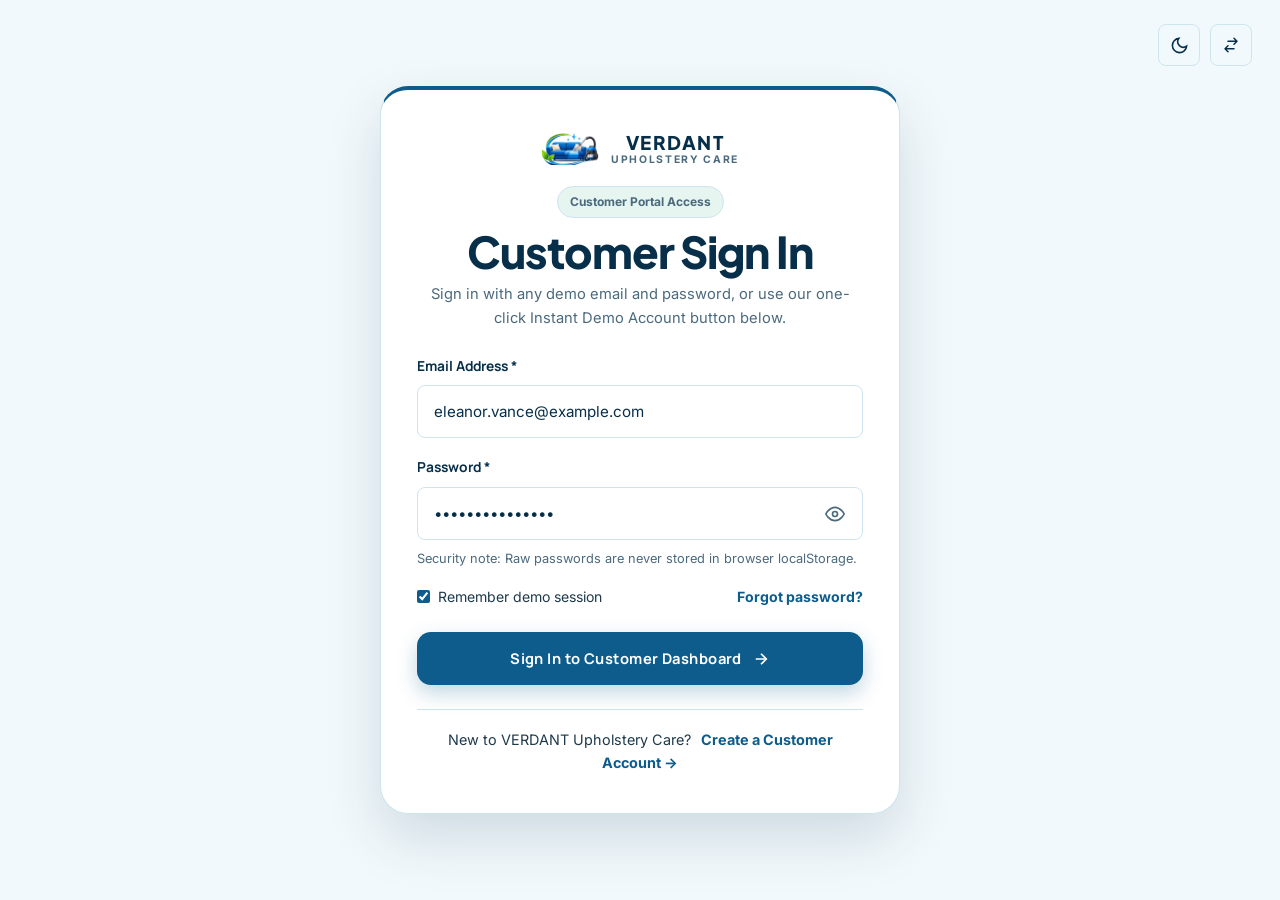
<file: login.html>
<!DOCTYPE html>
<html lang="en" data-theme="light">
<head>
  <meta charset="UTF-8">
  <meta name="viewport" content="width=device-width, initial-scale=1.0">
  <title>Customer Portal Login | VERDANT Upholstery Care</title>
  <meta name="description" content="Sign in to your VERDANT Upholstery Care customer portal to track upcoming sofa and upholstery cleanings, view history, and manage your profile.">
  <meta property="og:title" content="VERDANT Upholstery Care — Customer Login">
  <meta property="og:description" content="Access your customer dashboard and track your cleaning appointments.">
  <meta property="og:type" content="website">
  <link rel="icon" type="image/png" href="images/logo.png">
  <link rel="stylesheet" href="assets/css/style.css">
</head>
<body>

  <main>
    <!-- ==================== CENTERED LOGIN PORTAL (NO IMAGES) ==================== -->
    <section class="auth-centered-page" aria-label="Customer Login Portal">
      <!-- Top Right Floating Controls -->
      <div class="auth-top-actions">
        <button type="button" class="theme-toggle" data-theme-toggle aria-label="Toggle Light and Dark Theme">
          <svg class="icon-moon" viewBox="0 0 24 24" fill="none" stroke="currentColor" stroke-width="2"><path d="M21 12.79A9 9 0 1 1 11.21 3 7 7 0 0 0 21 12.79z"/></svg>
          <svg class="icon-sun" viewBox="0 0 24 24" fill="none" stroke="currentColor" stroke-width="2"><circle cx="12" cy="12" r="5"/><line x1="12" y1="1" x2="12" y2="3"/><line x1="12" y1="21" x2="12" y2="23"/><line x1="4.22" y1="4.22" x2="5.64" y2="5.64"/><line x1="18.36" y1="18.36" x2="19.78" y2="19.78"/><line x1="1" y1="12" x2="3" y2="12"/><line x1="21" y1="12" x2="23" y2="12"/><line x1="4.22" y1="19.78" x2="5.64" y2="18.36"/><line x1="18.36" y1="5.64" x2="19.78" y2="4.22"/></svg>
        </button>
        <button type="button" class="rtl-toggle-btn" data-rtl-toggle aria-label="Toggle Direction" title="Toggle RTL / LTR Direction">
          <svg viewBox="0 0 24 24" width="18" height="18" fill="none" stroke="currentColor" stroke-width="2" stroke-linecap="round" stroke-linejoin="round" aria-hidden="true">
            <path d="M8 7h12m0 0l-4-4m4 4l-4 4"/>
            <path d="M16 17H4m0 0l4 4m-4-4l4-4"/>
          </svg>
        </button>
      </div>

      <!-- CENTERED LOGIN FORM CARD -->
      <div class="auth-box form-card reveal">
        <div style="margin-bottom: 24px; text-align: center;">
          <a href="index.html" class="brand-logo" style="margin-bottom: 16px; display: inline-flex;" title="Verdant Upholstery Care">
            <span class="brand-logo__mark">
              <img src="images/logo.png" alt="Verdant Upholstery Care Logo" width="58" height="42">
            </span>
            <span class="brand-logo__text">
              <span class="brand-logo__name">VERDANT</span>
              <span class="brand-logo__sub">UPHOLSTERY CARE</span>
            </span>
          </a>
          <div>
            <span class="badge-demo" style="margin-bottom: 8px;">Customer Portal Access</span>
            <h1 class="heading-lg" style="margin-bottom: 6px;">Customer Sign In</h1>
            <p style="font-size: 0.92rem; color: var(--text-muted); max-width: 420px; margin-inline: auto;">
              Sign in with any demo email and password, or use our one-click Instant Demo Account button below.
            </p>
          </div>
        </div>

        <div id="login-feedback" class="alert-banner" style="display: none; margin-bottom: 20px;"></div>

        <form id="demo-login-form" novalidate>
          <div class="form-group" style="margin-bottom: 18px;">
            <label class="form-label" for="login-email">Email Address *</label>
            <input type="email" id="login-email" class="form-input" value="eleanor.vance@example.com" placeholder="you@example.com" required>
          </div>

          <div class="form-group" style="margin-bottom: 16px;">
            <label class="form-label" for="login-password">Password *</label>
            <div class="pwd-input-wrap">
              <input type="password" id="login-password" class="form-input" value="VerdantDemo2026" placeholder="Enter your password" required>
              <button type="button" class="pwd-toggle-btn" data-toggle-password="login-password" aria-label="Show password" title="Toggle password visibility">
                <svg viewBox="0 0 24 24" width="20" height="20" fill="none" stroke="currentColor" stroke-width="2" stroke-linecap="round" stroke-linejoin="round" aria-hidden="true">
                  <path d="M1 12s4-8 11-8 11 8 11 8-4 8-11 8-11-8-11-8z"/>
                  <circle cx="12" cy="12" r="3"/>
                </svg>
              </button>
            </div>
            <span class="form-hint">Security note: Raw passwords are never stored in browser localStorage.</span>
          </div>

          <div style="display: flex; align-items: center; justify-content: space-between; gap: 12px; flex-wrap: wrap; margin-bottom: 24px; font-size: 0.88rem;">
            <label style="display: inline-flex; align-items: center; gap: 8px; cursor: pointer;">
              <input type="checkbox" checked style="accent-color: var(--clr-primary);">
              <span>Remember demo session</span>
            </label>
            <a href="#forgot" id="forgot-password-demo" style="color: var(--clr-primary); font-weight: 700;">Forgot password?</a>
          </div>

          <button type="submit" class="btn btn--primary btn--full">
            <span>Sign In to Customer Dashboard</span>
            <svg viewBox="0 0 24 24" fill="none" stroke="currentColor" stroke-width="2.2"><line x1="5" y1="12" x2="19" y2="12"/><polyline points="12 5 19 12 12 19"/></svg>
          </button>
        </form>

        <div style="margin-top: 24px; padding-top: 18px; border-top: 1px solid var(--border-subtle); text-align: center; font-size: 0.9rem;">
          <span>New to VERDANT Upholstery Care?</span>
          <a href="register.html" style="color: var(--clr-primary); font-weight: 700; margin-left: 6px;">Create a Customer Account &rarr;</a>
        </div>
      </div>
    </section>
  </main>

  <script src="assets/js/main.js"></script>
</body>
</html>
</file>
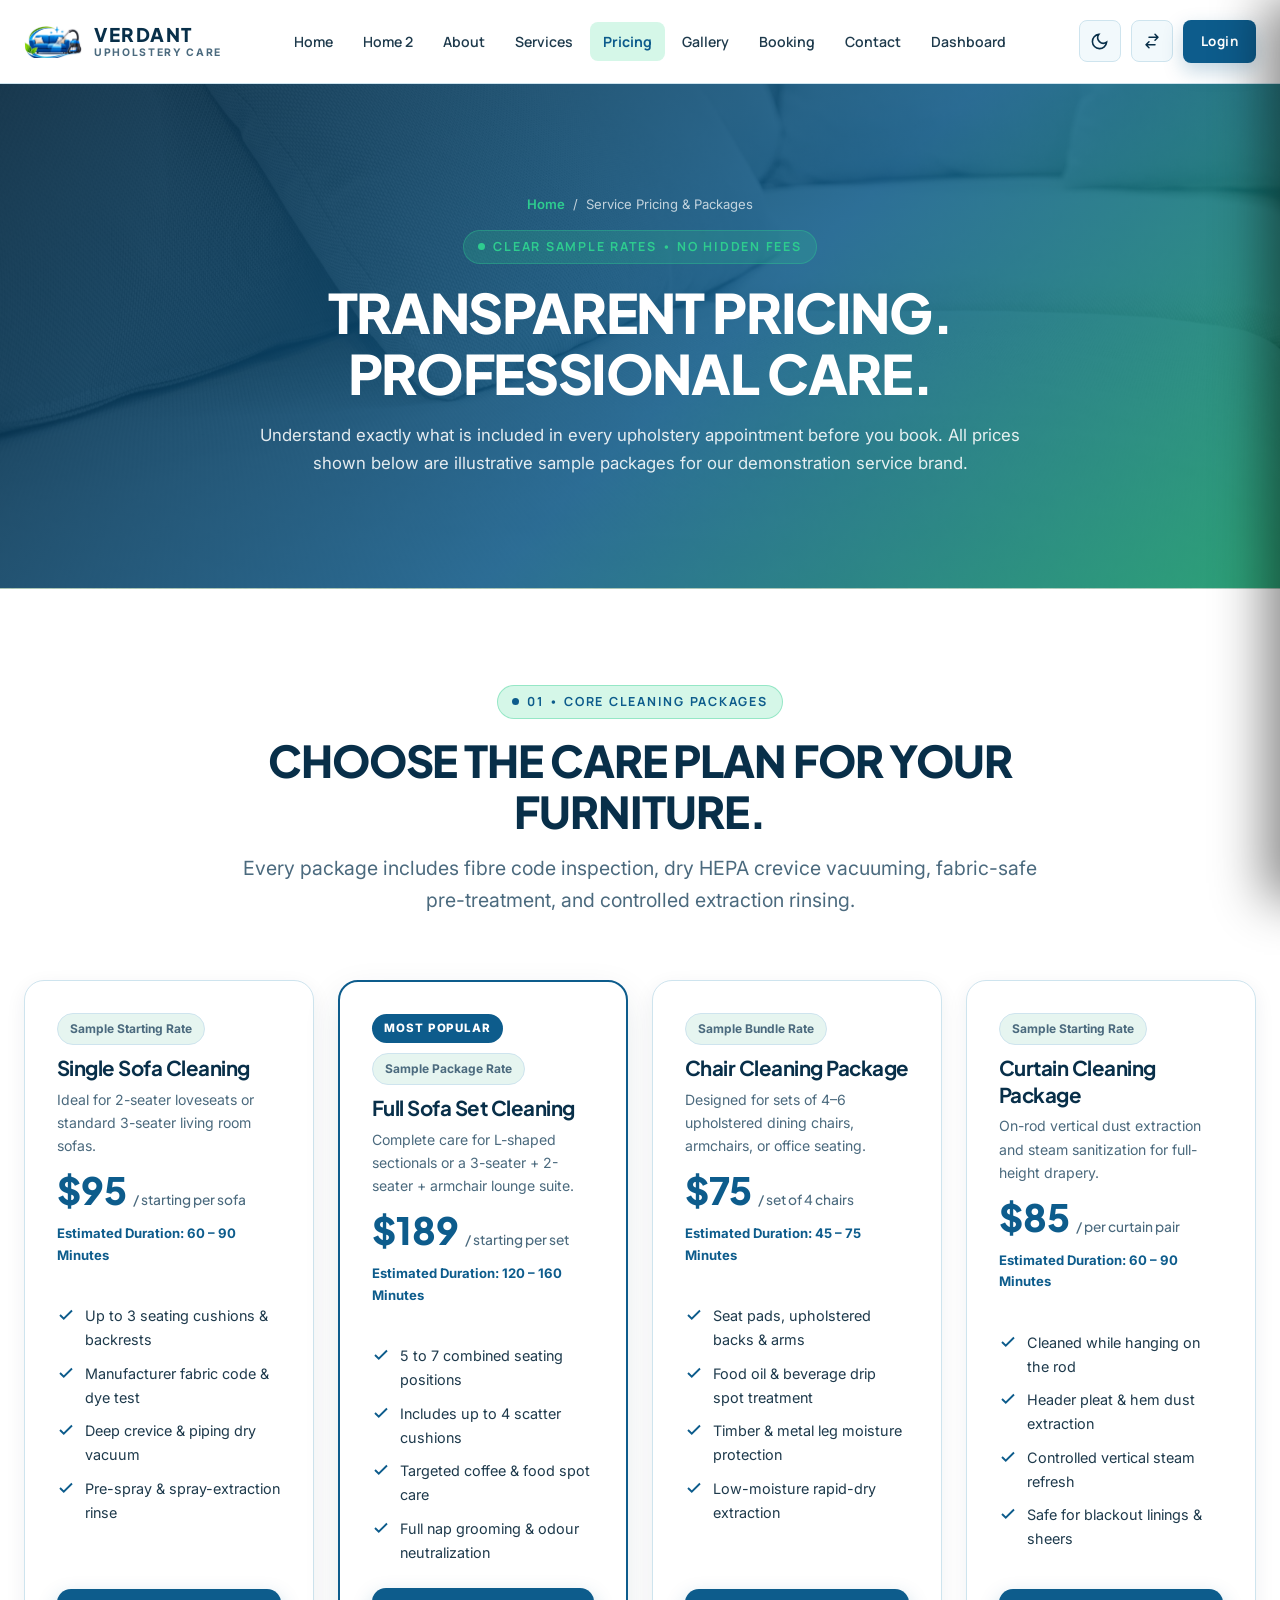
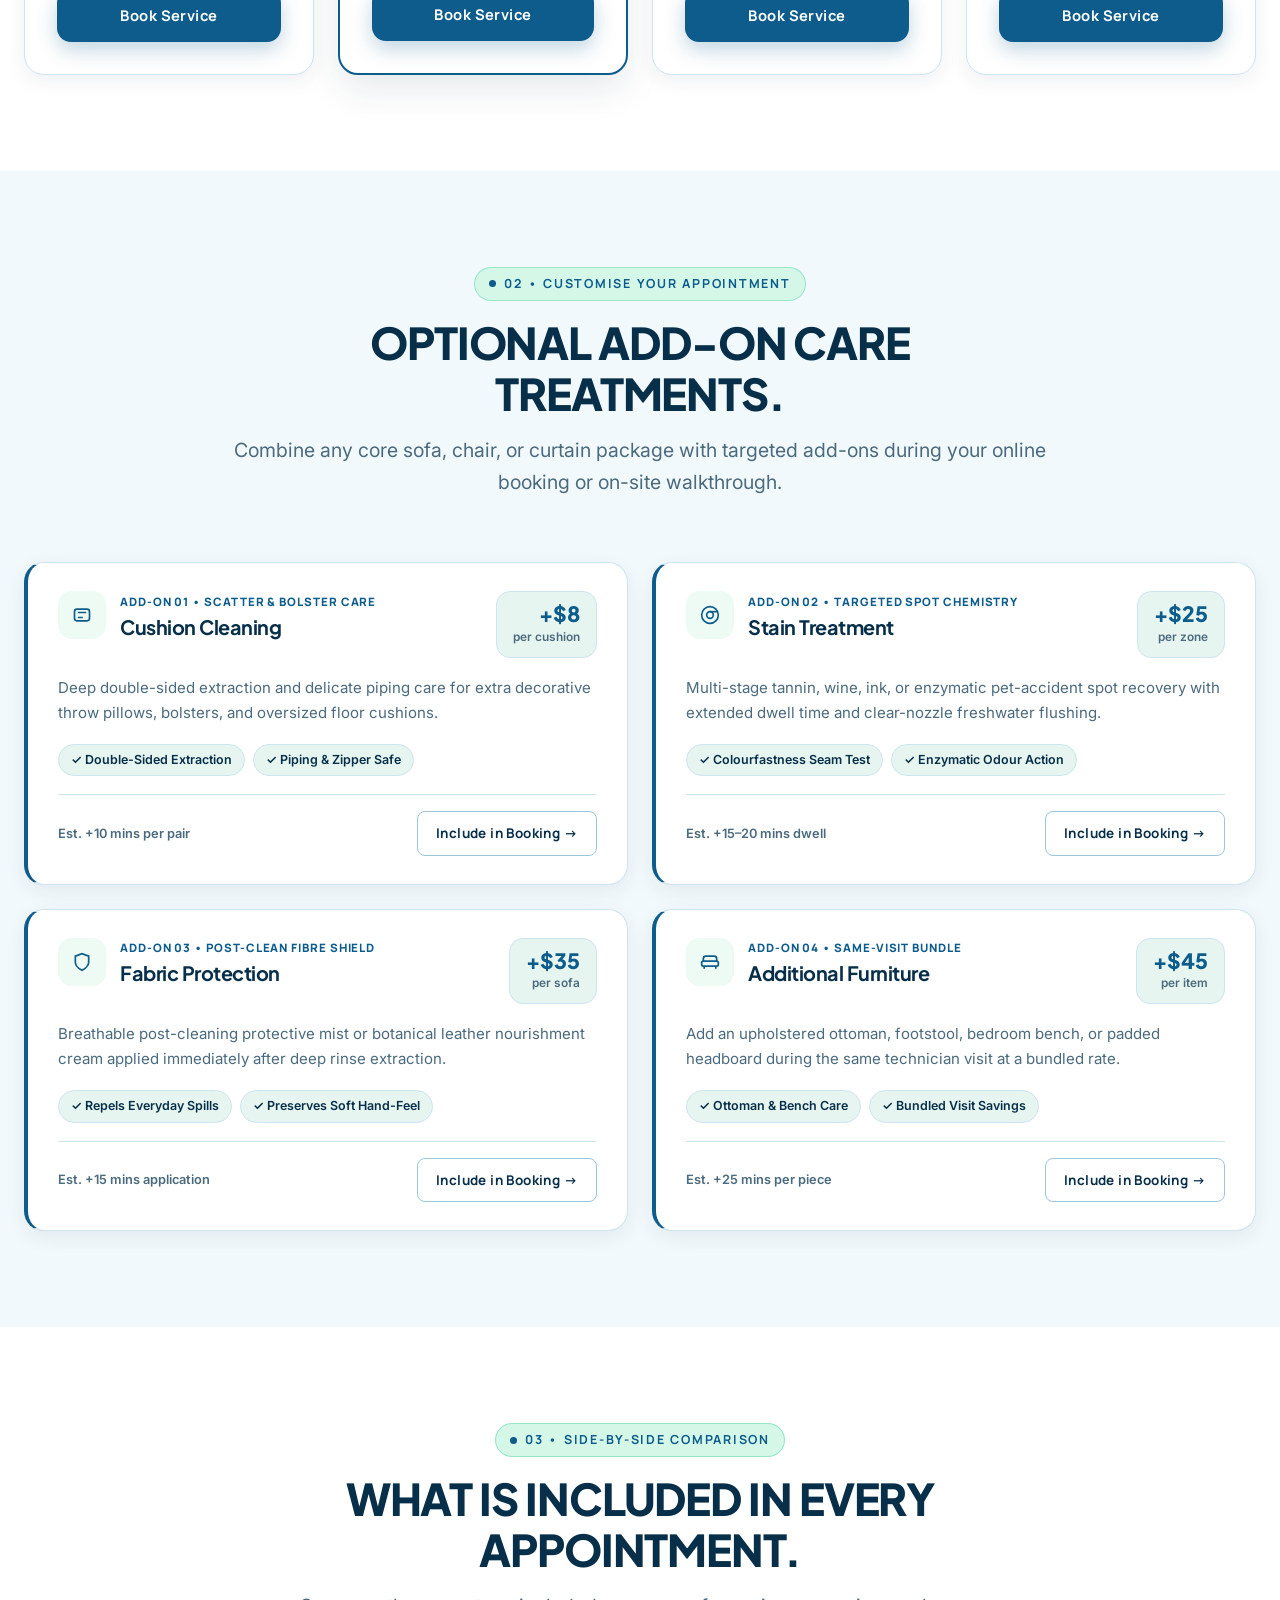
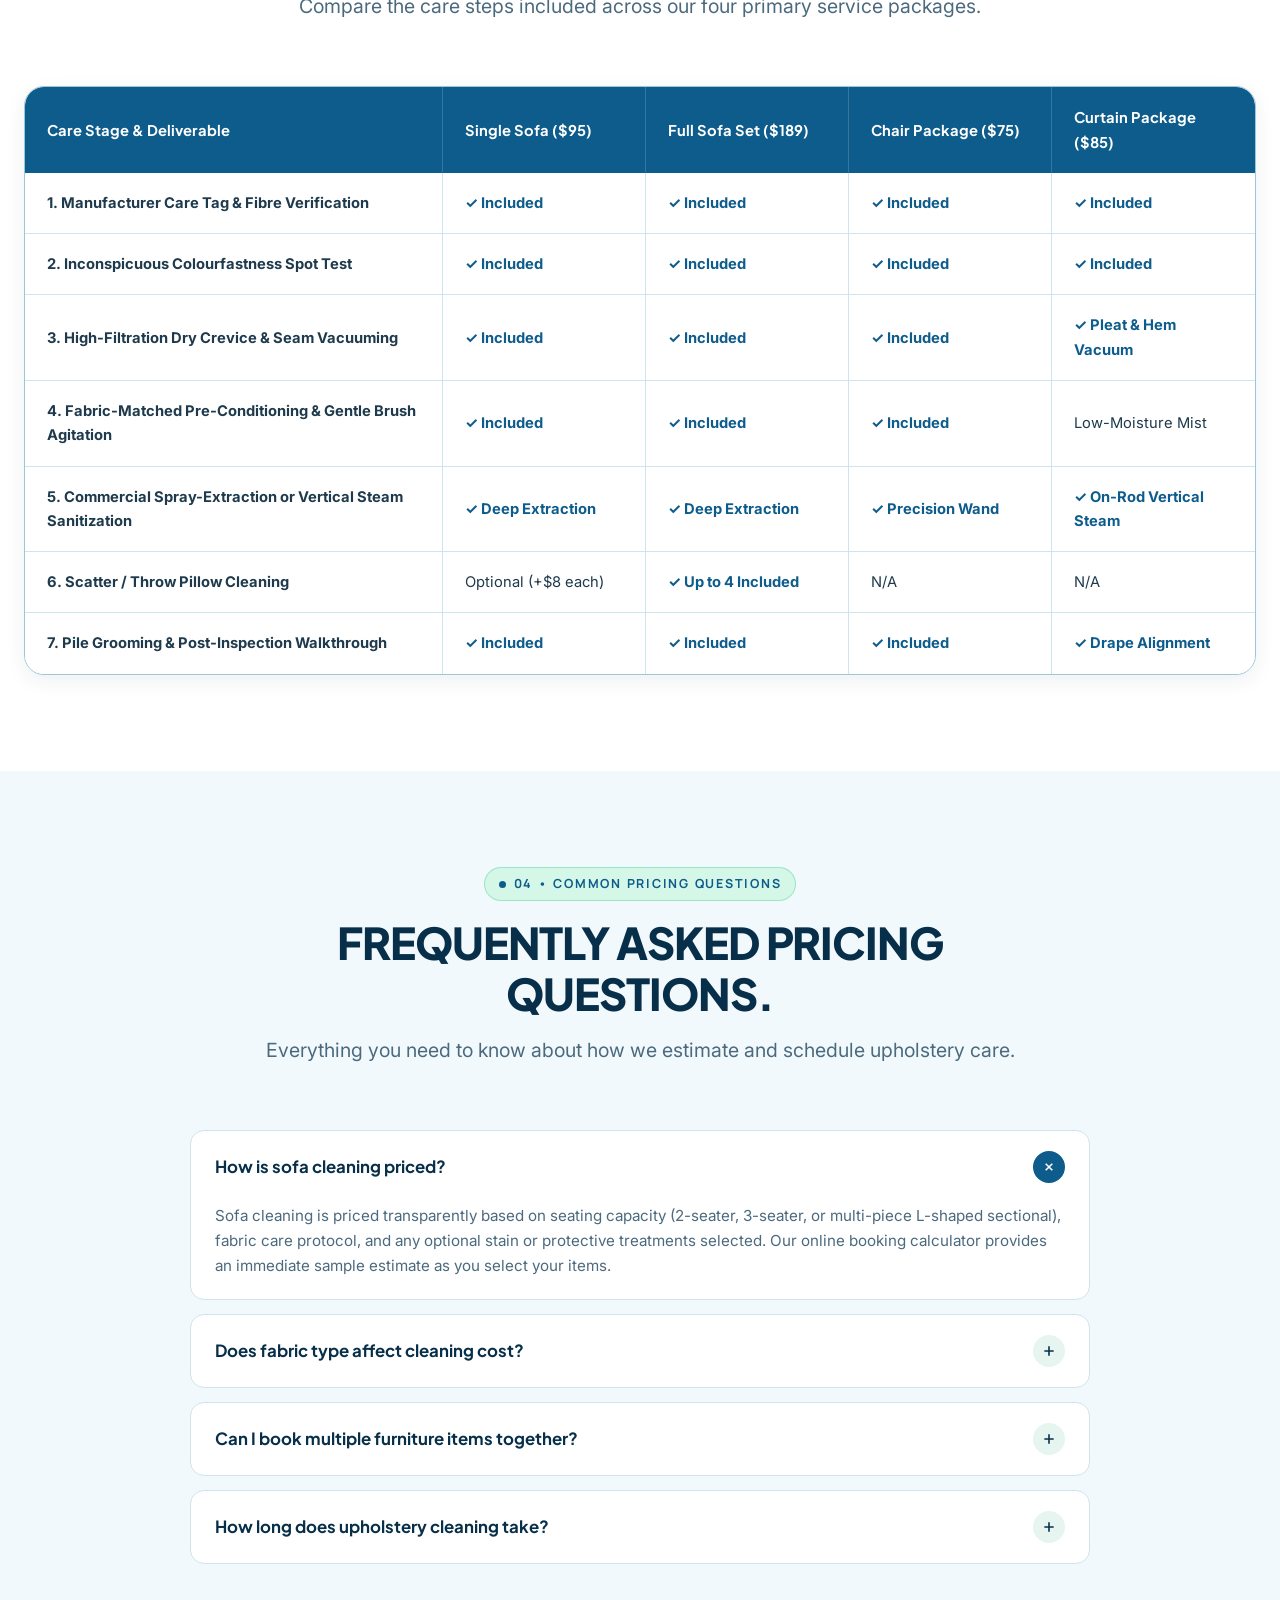
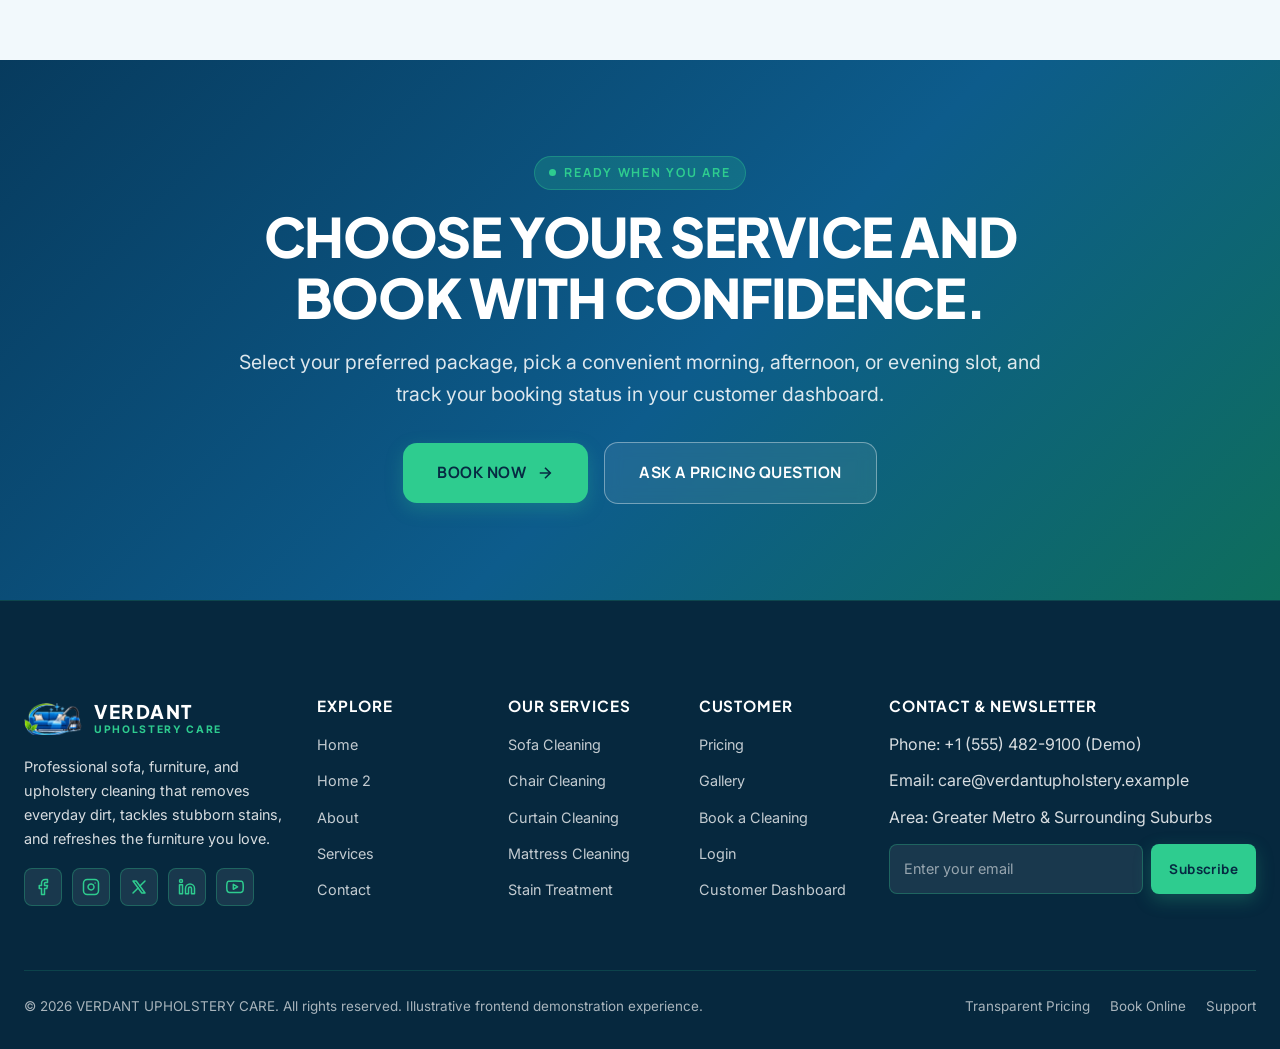
<file: pricing.html>
<!DOCTYPE html>
<html lang="en" data-theme="light">

<head>
  <meta charset="UTF-8">
  <meta name="viewport" content="width=device-width, initial-scale=1.0">
  <title>Transparent Upholstery Cleaning Pricing &amp; Packages | VERDANT Upholstery Care</title>
  <meta name="description"
    content="Transparent sample pricing for single sofa cleaning, full sofa set packages, chair cleaning, curtain steaming, and specialized fabric care add-ons.">
  <meta property="og:title" content="VERDANT Upholstery Care — Transparent Pricing & Packages">
  <meta property="og:description"
    content="Clear sample pricing, included care stages, and add-on upholstery treatments.">
  <meta property="og:type" content="website">
  <link rel="icon" type="image/png" href="images/logo.png">
  <link rel="stylesheet" href="assets/css/style.css">
</head>

<body>

  <!-- ==================== GLOBAL STICKY NAVBAR ==================== -->
  <header class="site-header">
    <div class="container navbar">
      <a href="index.html" class="brand-logo" aria-label="Verdant Upholstery Care Home">
        <span class="brand-logo__mark" aria-hidden="true">
          <img src="images/logo.png" alt="Verdant Upholstery Care Logo" width="58" height="42">
        </span>
        <span class="brand-logo__text">
          <span class="brand-logo__name">VERDANT</span>
          <span class="brand-logo__sub">UPHOLSTERY CARE</span>
        </span>
      </a>

      <nav class="nav-menu" aria-label="Primary Navigation">
        <a href="index.html" class="nav-link">Home</a>
        <a href="home-2.html" class="nav-link">Home 2</a>
        <a href="about.html" class="nav-link">About</a>
        <a href="services.html" class="nav-link">Services</a>
        <a href="pricing.html" class="nav-link is-active">Pricing</a>
        <a href="gallery.html" class="nav-link">Gallery</a>
        <a href="booking.html" class="nav-link">Booking</a>
        <a href="contact.html" class="nav-link">Contact</a>
        <a href="dashboard.html" class="nav-link">Dashboard</a>
      </nav>

      <div class="nav-actions">
        <button type="button" class="theme-toggle" data-theme-toggle aria-label="Toggle Light and Dark Theme">
          <svg class="icon-moon" viewBox="0 0 24 24" fill="none" stroke="currentColor" stroke-width="2">
            <path d="M21 12.79A9 9 0 1 1 11.21 3 7 7 0 0 0 21 12.79z" />
          </svg>
          <svg class="icon-sun" viewBox="0 0 24 24" fill="none" stroke="currentColor" stroke-width="2">
            <circle cx="12" cy="12" r="5" />
            <line x1="12" y1="1" x2="12" y2="3" />
            <line x1="12" y1="21" x2="12" y2="23" />
            <line x1="4.22" y1="4.22" x2="5.64" y2="5.64" />
            <line x1="18.36" y1="18.36" x2="19.78" y2="19.78" />
            <line x1="1" y1="12" x2="3" y2="12" />
            <line x1="21" y1="12" x2="23" y2="12" />
            <line x1="4.22" y1="19.78" x2="5.64" y2="18.36" />
            <line x1="18.36" y1="5.64" x2="19.78" y2="4.22" />
          </svg>
        </button>
        <button type="button" class="rtl-toggle-btn" data-rtl-toggle aria-label="Toggle Direction"
          title="Toggle RTL / LTR Direction">
          <svg viewBox="0 0 24 24" width="18" height="18" fill="none" stroke="currentColor" stroke-width="2"
            stroke-linecap="round" stroke-linejoin="round" aria-hidden="true">
            <path d="M8 7h12m0 0l-4-4m4 4l-4 4" />
            <path d="M16 17H4m0 0l4 4m-4-4l4-4" />
          </svg>
        </button>
        <a href="login.html" class="btn btn--primary btn--sm btn--nav-cta">Login</a>
        <button type="button" class="hamburger-btn" data-drawer-open aria-label="Open Navigation Menu">
          <svg viewBox="0 0 24 24" width="22" height="22" fill="none" stroke="currentColor" stroke-width="2.2">
            <line x1="3" y1="6" x2="21" y2="6" />
            <line x1="3" y1="12" x2="21" y2="12" />
            <line x1="3" y1="18" x2="21" y2="18" />
          </svg>
        </button>
      </div>
    </div>
  </header>

  <!-- ==================== MOBILE NAVIGATION DRAWER ==================== -->
  <div class="mobile-drawer-backdrop" aria-hidden="true"></div>
  <aside class="mobile-drawer" aria-label="Mobile Navigation Drawer" aria-hidden="true">
    <div class="mobile-drawer__header">
      <a href="index.html" class="brand-logo">
        <span class="brand-logo__mark">
          <img src="images/logo.png" alt="Verdant Upholstery Care Logo" width="58" height="42">
        </span>
        <span class="brand-logo__text">
          <span class="brand-logo__name">VERDANT</span>
          <span class="brand-logo__sub">UPHOLSTERY CARE</span>
        </span>
      </a>
      <button type="button" class="drawer-close-btn" data-drawer-close aria-label="Close Navigation Drawer">
        <svg viewBox="0 0 24 24" width="20" height="20" fill="none" stroke="currentColor" stroke-width="2.2">
          <line x1="18" y1="6" x2="6" y2="18" />
          <line x1="6" y1="6" x2="18" y2="18" />
        </svg>
      </button>
    </div>
    <div class="mobile-drawer__body">
      <nav class="drawer-nav-list" aria-label="Drawer Links">
        <a href="index.html" class="drawer-nav-link">Home</a>
        <a href="home-2.html" class="drawer-nav-link">Home 2</a>
        <a href="about.html" class="drawer-nav-link">About</a>
        <a href="services.html" class="drawer-nav-link">Services</a>
        <a href="pricing.html" class="drawer-nav-link is-active">Pricing</a>
        <a href="gallery.html" class="drawer-nav-link">Gallery</a>
        <a href="booking.html" class="drawer-nav-link">Booking</a>
        <a href="contact.html" class="drawer-nav-link">Contact</a>
        <a href="dashboard.html" class="drawer-nav-link">Dashboard</a>
      </nav>
    </div>
    <div class="mobile-drawer__footer">
      <div class="drawer-toggles-row">
        <button type="button" class="theme-toggle" data-theme-toggle aria-label="Toggle Light and Dark Theme">
          <svg class="icon-moon" viewBox="0 0 24 24" fill="none" stroke="currentColor" stroke-width="2">
            <path d="M21 12.79A9 9 0 1 1 11.21 3 7 7 0 0 0 21 12.79z" />
          </svg>
          <svg class="icon-sun" viewBox="0 0 24 24" fill="none" stroke="currentColor" stroke-width="2">
            <circle cx="12" cy="12" r="5" />
            <line x1="12" y1="1" x2="12" y2="3" />
            <line x1="12" y1="21" x2="12" y2="23" />
          </svg>
        </button>
        <button type="button" class="rtl-toggle-btn" data-rtl-toggle aria-label="Toggle Direction" title="Toggle RTL / LTR Direction">
          <svg viewBox="0 0 24 24" width="18" height="18" fill="none" stroke="currentColor" stroke-width="2" stroke-linecap="round" stroke-linejoin="round" aria-hidden="true">
            <path d="M8 7h12m0 0l-4-4m4 4l-4 4" />
            <path d="M16 17H4m0 0l4 4m-4-4l4-4" />
          </svg>
        </button>
      </div>
      <a href="login.html" class="btn btn--primary drawer-login-btn">Login</a>
    </div>
  </aside>

  <main>
    <!-- ==================== SECTION 01 — PRICING HERO ==================== -->
    <section class="page-hero" id="pricing-hero" style="background-image: url('images/image-26.png');">
      <div class="container page-hero__inner reveal">
        <div class="breadcrumb">
          <a href="index.html">Home</a>
          <span>/</span>
          <span>Service Pricing &amp; Packages</span>
        </div>
        <span class="eyebrow">Clear Sample Rates • No Hidden Fees</span>
        <h1 class="display-lg">TRANSPARENT PRICING. PROFESSIONAL CARE.</h1>
        <p class="lead">
          Understand exactly what is included in every upholstery appointment before you book. All prices shown below
          are illustrative sample packages for our demonstration service brand.
        </p>
      </div>
    </section>

    <!-- ==================== SECTION 02 — SERVICE PRICING (4 PLANS) ==================== -->
    <section class="section" id="service-pricing">
      <div class="container">
        <div class="section-header section-header--center reveal">
          <span class="eyebrow">01 • Core Cleaning Packages</span>
          <h2 class="heading-lg">CHOOSE THE CARE PLAN FOR YOUR FURNITURE.</h2>
          <p class="lead">Every package includes fibre code inspection, dry HEPA crevice vacuuming, fabric-safe
            pre-treatment, and controlled extraction rinsing.</p>
        </div>

        <!-- Strict 4-Card Even Grid -->
        <div class="grid-4">
          <!-- Plan 01: Single Sofa Cleaning -->
          <article class="pricing-card reveal" data-tilt>
            <span class="badge-demo" style="align-self: flex-start; margin-bottom: 10px;">Sample Starting Rate</span>
            <h3 class="heading-sm">Single Sofa Cleaning</h3>
            <p style="font-size: 0.88rem; color: var(--text-muted); margin-top: 6px;">Ideal for 2-seater loveseats or
              standard 3-seater living room sofas.</p>
            <div class="pricing-card__price">
              <span class="pricing-card__amount">$95</span>
              <span class="pricing-card__unit">/ starting per sofa</span>
            </div>
            <p style="font-size: 0.82rem; font-weight: 700; color: var(--clr-primary); margin-bottom: 14px;">Estimated
              Duration: 60 – 90 Minutes</p>
            <ul class="pricing-list">
              <li>
                <svg viewBox="0 0 24 24" fill="none" stroke="currentColor" stroke-width="2.5">
                  <polyline points="20 6 9 17 4 12" />
                </svg>
                <span>Up to 3 seating cushions &amp; backrests</span>
              </li>
              <li>
                <svg viewBox="0 0 24 24" fill="none" stroke="currentColor" stroke-width="2.5">
                  <polyline points="20 6 9 17 4 12" />
                </svg>
                <span>Manufacturer fabric code &amp; dye test</span>
              </li>
              <li>
                <svg viewBox="0 0 24 24" fill="none" stroke="currentColor" stroke-width="2.5">
                  <polyline points="20 6 9 17 4 12" />
                </svg>
                <span>Deep crevice &amp; piping dry vacuum</span>
              </li>
              <li>
                <svg viewBox="0 0 24 24" fill="none" stroke="currentColor" stroke-width="2.5">
                  <polyline points="20 6 9 17 4 12" />
                </svg>
                <span>Pre-spray &amp; spray-extraction rinse</span>
              </li>
            </ul>
            <a href="booking.html?service=Sofa%20Cleaning" class="btn btn--primary btn--full">Book Service</a>
          </article>

          <!-- Plan 02: Full Sofa Set Cleaning (Featured) -->
          <article class="pricing-card pricing-card--featured reveal" data-tilt>
            <span class="pricing-card__popular">Most Popular</span>
            <span class="badge-demo" style="align-self: flex-start; margin-bottom: 10px;">Sample Package Rate</span>
            <h3 class="heading-sm">Full Sofa Set Cleaning</h3>
            <p style="font-size: 0.88rem; color: var(--text-muted); margin-top: 6px;">Complete care for L-shaped
              sectionals or a 3-seater + 2-seater + armchair lounge suite.</p>
            <div class="pricing-card__price">
              <span class="pricing-card__amount">$189</span>
              <span class="pricing-card__unit">/ starting per set</span>
            </div>
            <p style="font-size: 0.82rem; font-weight: 700; color: var(--clr-primary); margin-bottom: 14px;">Estimated
              Duration: 120 – 160 Minutes</p>
            <ul class="pricing-list">
              <li>
                <svg viewBox="0 0 24 24" fill="none" stroke="currentColor" stroke-width="2.5">
                  <polyline points="20 6 9 17 4 12" />
                </svg>
                <span>5 to 7 combined seating positions</span>
              </li>
              <li>
                <svg viewBox="0 0 24 24" fill="none" stroke="currentColor" stroke-width="2.5">
                  <polyline points="20 6 9 17 4 12" />
                </svg>
                <span>Includes up to 4 scatter cushions</span>
              </li>
              <li>
                <svg viewBox="0 0 24 24" fill="none" stroke="currentColor" stroke-width="2.5">
                  <polyline points="20 6 9 17 4 12" />
                </svg>
                <span>Targeted coffee &amp; food spot care</span>
              </li>
              <li>
                <svg viewBox="0 0 24 24" fill="none" stroke="currentColor" stroke-width="2.5">
                  <polyline points="20 6 9 17 4 12" />
                </svg>
                <span>Full nap grooming &amp; odour neutralization</span>
              </li>
            </ul>
            <a href="booking.html?service=Upholstery%20Deep%20Cleaning" class="btn btn--primary btn--full">Book
              Service</a>
          </article>

          <!-- Plan 03: Chair Cleaning Package -->
          <article class="pricing-card reveal" data-tilt>
            <span class="badge-demo" style="align-self: flex-start; margin-bottom: 10px;">Sample Bundle Rate</span>
            <h3 class="heading-sm">Chair Cleaning Package</h3>
            <p style="font-size: 0.88rem; color: var(--text-muted); margin-top: 6px;">Designed for sets of 4–6
              upholstered dining chairs, armchairs, or office seating.</p>
            <div class="pricing-card__price">
              <span class="pricing-card__amount">$75</span>
              <span class="pricing-card__unit">/ set of 4 chairs</span>
            </div>
            <p style="font-size: 0.82rem; font-weight: 700; color: var(--clr-primary); margin-bottom: 14px;">Estimated
              Duration: 45 – 75 Minutes</p>
            <ul class="pricing-list">
              <li>
                <svg viewBox="0 0 24 24" fill="none" stroke="currentColor" stroke-width="2.5">
                  <polyline points="20 6 9 17 4 12" />
                </svg>
                <span>Seat pads, upholstered backs &amp; arms</span>
              </li>
              <li>
                <svg viewBox="0 0 24 24" fill="none" stroke="currentColor" stroke-width="2.5">
                  <polyline points="20 6 9 17 4 12" />
                </svg>
                <span>Food oil &amp; beverage drip spot treatment</span>
              </li>
              <li>
                <svg viewBox="0 0 24 24" fill="none" stroke="currentColor" stroke-width="2.5">
                  <polyline points="20 6 9 17 4 12" />
                </svg>
                <span>Timber &amp; metal leg moisture protection</span>
              </li>
              <li>
                <svg viewBox="0 0 24 24" fill="none" stroke="currentColor" stroke-width="2.5">
                  <polyline points="20 6 9 17 4 12" />
                </svg>
                <span>Low-moisture rapid-dry extraction</span>
              </li>
            </ul>
            <a href="booking.html?service=Chair%20Cleaning" class="btn btn--primary btn--full">Book Service</a>
          </article>

          <!-- Plan 04: Curtain Cleaning Package -->
          <article class="pricing-card reveal" data-tilt>
            <span class="badge-demo" style="align-self: flex-start; margin-bottom: 10px;">Sample Starting Rate</span>
            <h3 class="heading-sm">Curtain Cleaning Package</h3>
            <p style="font-size: 0.88rem; color: var(--text-muted); margin-top: 6px;">On-rod vertical dust extraction
              and steam sanitization for full-height drapery.</p>
            <div class="pricing-card__price">
              <span class="pricing-card__amount">$85</span>
              <span class="pricing-card__unit">/ per curtain pair</span>
            </div>
            <p style="font-size: 0.82rem; font-weight: 700; color: var(--clr-primary); margin-bottom: 14px;">Estimated
              Duration: 60 – 90 Minutes</p>
            <ul class="pricing-list">
              <li>
                <svg viewBox="0 0 24 24" fill="none" stroke="currentColor" stroke-width="2.5">
                  <polyline points="20 6 9 17 4 12" />
                </svg>
                <span>Cleaned while hanging on the rod</span>
              </li>
              <li>
                <svg viewBox="0 0 24 24" fill="none" stroke="currentColor" stroke-width="2.5">
                  <polyline points="20 6 9 17 4 12" />
                </svg>
                <span>Header pleat &amp; hem dust extraction</span>
              </li>
              <li>
                <svg viewBox="0 0 24 24" fill="none" stroke="currentColor" stroke-width="2.5">
                  <polyline points="20 6 9 17 4 12" />
                </svg>
                <span>Controlled vertical steam refresh</span>
              </li>
              <li>
                <svg viewBox="0 0 24 24" fill="none" stroke="currentColor" stroke-width="2.5">
                  <polyline points="20 6 9 17 4 12" />
                </svg>
                <span>Safe for blackout linings &amp; sheers</span>
              </li>
            </ul>
            <a href="booking.html?service=Curtain%20Cleaning" class="btn btn--primary btn--full">Book Service</a>
          </article>
        </div>
      </div>
    </section>

    <!-- ==================== SECTION 03 — ADD-ON SERVICES (4 OPTIONS) ==================== -->
    <section class="section section--surface" id="addon-services">
      <div class="container">
        <div class="section-header section-header--center reveal">
          <span class="eyebrow">02 • Customise Your Appointment</span>
          <h2 class="heading-lg">OPTIONAL ADD-ON CARE TREATMENTS.</h2>
          <p class="lead">Combine any core sofa, chair, or curtain package with targeted add-ons during your online
            booking or on-site walkthrough.</p>
        </div>

        <!-- 2x2 Architectural Add-On Rate Matrix -->
        <div class="addon-ledger-grid reveal">
          <!-- Add-On 01: Cushion Cleaning -->
          <article class="addon-ledger-item">
            <div class="addon-ledger-item__top">
              <div class="addon-ledger-item__identity">
                <span class="addon-ledger-item__icon" aria-hidden="true">
                  <svg viewBox="0 0 24 24" width="20" height="20" fill="none" stroke="currentColor" stroke-width="2">
                    <rect x="3" y="5" width="18" height="14" rx="3" />
                    <path d="M7 9h10M7 15h6" />
                  </svg>
                </span>
                <div>
                  <span class="addon-ledger-item__code">Add-On 01 • Scatter &amp; Bolster Care</span>
                  <h3 class="heading-sm">Cushion Cleaning</h3>
                </div>
              </div>
              <div class="addon-ledger-item__price">
                <strong>+$8</strong>
                <span>per cushion</span>
              </div>
            </div>

            <p class="addon-ledger-item__desc">Deep double-sided extraction and delicate piping care for extra
              decorative throw pillows, bolsters, and oversized floor cushions.</p>

            <div class="addon-ledger-item__pills">
              <span>&check; Double-Sided Extraction</span>
              <span>&check; Piping &amp; Zipper Safe</span>
            </div>

            <div class="addon-ledger-item__footer">
              <span class="addon-ledger-item__meta">Est. +10 mins per pair</span>
              <a href="booking.html?service=Sofa%20Cleaning" class="btn btn--outline btn--sm">Include in Booking
                &rarr;</a>
            </div>
          </article>

          <!-- Add-On 02: Stain Treatment -->
          <article class="addon-ledger-item">
            <div class="addon-ledger-item__top">
              <div class="addon-ledger-item__identity">
                <span class="addon-ledger-item__icon" aria-hidden="true">
                  <svg viewBox="0 0 24 24" width="20" height="20" fill="none" stroke="currentColor" stroke-width="2">
                    <circle cx="12" cy="12" r="10" />
                    <circle cx="12" cy="12" r="4" />
                    <line x1="21.17" y1="8" x2="12" y2="8" />
                  </svg>
                </span>
                <div>
                  <span class="addon-ledger-item__code">Add-On 02 • Targeted Spot Chemistry</span>
                  <h3 class="heading-sm">Stain Treatment</h3>
                </div>
              </div>
              <div class="addon-ledger-item__price">
                <strong>+$25</strong>
                <span>per zone</span>
              </div>
            </div>

            <p class="addon-ledger-item__desc">Multi-stage tannin, wine, ink, or enzymatic pet-accident spot recovery
              with extended dwell time and clear-nozzle freshwater flushing.</p>

            <div class="addon-ledger-item__pills">
              <span>&check; Colourfastness Seam Test</span>
              <span>&check; Enzymatic Odour Action</span>
            </div>

            <div class="addon-ledger-item__footer">
              <span class="addon-ledger-item__meta">Est. +15–20 mins dwell</span>
              <a href="booking.html?service=Fabric%20Stain%20Treatment" class="btn btn--outline btn--sm">Include in
                Booking &rarr;</a>
            </div>
          </article>

          <!-- Add-On 03: Fabric Protection -->
          <article class="addon-ledger-item">
            <div class="addon-ledger-item__top">
              <div class="addon-ledger-item__identity">
                <span class="addon-ledger-item__icon" aria-hidden="true">
                  <svg viewBox="0 0 24 24" width="20" height="20" fill="none" stroke="currentColor" stroke-width="2">
                    <path d="M12 22s8-4 8-10V5l-8-3-8 3v7c0 6 8 10 8 10z" />
                  </svg>
                </span>
                <div>
                  <span class="addon-ledger-item__code">Add-On 03 • Post-Clean Fibre Shield</span>
                  <h3 class="heading-sm">Fabric Protection</h3>
                </div>
              </div>
              <div class="addon-ledger-item__price">
                <strong>+$35</strong>
                <span>per sofa</span>
              </div>
            </div>

            <p class="addon-ledger-item__desc">Breathable post-cleaning protective mist or botanical leather nourishment
              cream applied immediately after deep rinse extraction.</p>

            <div class="addon-ledger-item__pills">
              <span>&check; Repels Everyday Spills</span>
              <span>&check; Preserves Soft Hand-Feel</span>
            </div>

            <div class="addon-ledger-item__footer">
              <span class="addon-ledger-item__meta">Est. +15 mins application</span>
              <a href="booking.html?service=Upholstery%20Deep%20Cleaning" class="btn btn--outline btn--sm">Include in
                Booking &rarr;</a>
            </div>
          </article>

          <!-- Add-On 04: Additional Furniture -->
          <article class="addon-ledger-item">
            <div class="addon-ledger-item__top">
              <div class="addon-ledger-item__identity">
                <span class="addon-ledger-item__icon" aria-hidden="true">
                  <svg viewBox="0 0 24 24" width="20" height="20" fill="none" stroke="currentColor" stroke-width="2">
                    <path d="M4 11V8a3 3 0 0 1 3-3h10a3 3 0 0 1 3 3v3" />
                    <rect x="2" y="11" width="20" height="6" rx="2" />
                    <path d="M5 17v3M19 17v3" />
                  </svg>
                </span>
                <div>
                  <span class="addon-ledger-item__code">Add-On 04 • Same-Visit Bundle</span>
                  <h3 class="heading-sm">Additional Furniture</h3>
                </div>
              </div>
              <div class="addon-ledger-item__price">
                <strong>+$45</strong>
                <span>per item</span>
              </div>
            </div>

            <p class="addon-ledger-item__desc">Add an upholstered ottoman, footstool, bedroom bench, or padded headboard
              during the same technician visit at a bundled rate.</p>

            <div class="addon-ledger-item__pills">
              <span>&check; Ottoman &amp; Bench Care</span>
              <span>&check; Bundled Visit Savings</span>
            </div>

            <div class="addon-ledger-item__footer">
              <span class="addon-ledger-item__meta">Est. +25 mins per piece</span>
              <a href="booking.html?service=Upholstery%20Deep%20Cleaning" class="btn btn--outline btn--sm">Include in
                Booking &rarr;</a>
            </div>
          </article>
        </div>
      </div>
    </section>

    <!-- ==================== SECTION 04 — WHAT'S INCLUDED (COMPARISON TABLE) ==================== -->
    <section class="section" id="whats-included">
      <div class="container">
        <div class="section-header section-header--center reveal">
          <span class="eyebrow">03 • Side-by-Side Comparison</span>
          <h2 class="heading-lg">WHAT IS INCLUDED IN EVERY APPOINTMENT.</h2>
          <p class="lead">Compare the care steps included across our four primary service packages.</p>
        </div>

        <div class="table-wrap comparison-table-wrap reveal">
          <table class="comparison-table" aria-label="Service Package Comparison Table">
            <thead>
              <tr>
                <th>Care Stage &amp; Deliverable</th>
                <th>Single Sofa ($95)</th>
                <th>Full Sofa Set ($189)</th>
                <th>Chair Package ($75)</th>
                <th>Curtain Package ($85)</th>
              </tr>
            </thead>
            <tbody>
              <tr>
                <td><strong>1. Manufacturer Care Tag &amp; Fibre Verification</strong></td>
                <td><span class="check-yes">&check; Included</span></td>
                <td><span class="check-yes">&check; Included</span></td>
                <td><span class="check-yes">&check; Included</span></td>
                <td><span class="check-yes">&check; Included</span></td>
              </tr>
              <tr>
                <td><strong>2. Inconspicuous Colourfastness Spot Test</strong></td>
                <td><span class="check-yes">&check; Included</span></td>
                <td><span class="check-yes">&check; Included</span></td>
                <td><span class="check-yes">&check; Included</span></td>
                <td><span class="check-yes">&check; Included</span></td>
              </tr>
              <tr>
                <td><strong>3. High-Filtration Dry Crevice &amp; Seam Vacuuming</strong></td>
                <td><span class="check-yes">&check; Included</span></td>
                <td><span class="check-yes">&check; Included</span></td>
                <td><span class="check-yes">&check; Included</span></td>
                <td><span class="check-yes">&check; Pleat &amp; Hem Vacuum</span></td>
              </tr>
              <tr>
                <td><strong>4. Fabric-Matched Pre-Conditioning &amp; Gentle Brush Agitation</strong></td>
                <td><span class="check-yes">&check; Included</span></td>
                <td><span class="check-yes">&check; Included</span></td>
                <td><span class="check-yes">&check; Included</span></td>
                <td>Low-Moisture Mist</td>
              </tr>
              <tr>
                <td><strong>5. Commercial Spray-Extraction or Vertical Steam Sanitization</strong></td>
                <td><span class="check-yes">&check; Deep Extraction</span></td>
                <td><span class="check-yes">&check; Deep Extraction</span></td>
                <td><span class="check-yes">&check; Precision Wand</span></td>
                <td><span class="check-yes">&check; On-Rod Vertical Steam</span></td>
              </tr>
              <tr>
                <td><strong>6. Scatter / Throw Pillow Cleaning</strong></td>
                <td>Optional (+$8 each)</td>
                <td><span class="check-yes">&check; Up to 4 Included</span></td>
                <td>N/A</td>
                <td>N/A</td>
              </tr>
              <tr>
                <td><strong>7. Pile Grooming &amp; Post-Inspection Walkthrough</strong></td>
                <td><span class="check-yes">&check; Included</span></td>
                <td><span class="check-yes">&check; Included</span></td>
                <td><span class="check-yes">&check; Included</span></td>
                <td><span class="check-yes">&check; Drape Alignment</span></td>
              </tr>
            </tbody>
          </table>
        </div>
      </div>
    </section>

    <!-- ==================== SECTION 05 — PRICING FAQ (INTERACTIVE ACCORDION) ==================== -->
    <section class="section section--surface" id="pricing-faq">
      <div class="container">
        <div class="section-header section-header--center reveal">
          <span class="eyebrow">04 • Common Pricing Questions</span>
          <h2 class="heading-lg">FREQUENTLY ASKED PRICING QUESTIONS.</h2>
          <p class="lead">Everything you need to know about how we estimate and schedule upholstery care.</p>
        </div>

        <div class="faq-list reveal">
          <!-- FAQ 1 -->
          <div class="faq-item is-open">
            <button type="button" class="faq-trigger" aria-expanded="true">
              <span>How is sofa cleaning priced?</span>
              <span class="faq-trigger__icon">
                <svg viewBox="0 0 24 24" width="16" height="16" fill="none" stroke="currentColor" stroke-width="2.4">
                  <line x1="12" y1="5" x2="12" y2="19" />
                  <line x1="5" y1="12" x2="19" y2="12" />
                </svg>
              </span>
            </button>
            <div class="faq-content">
              <div class="faq-content__inner">
                Sofa cleaning is priced transparently based on seating capacity (2-seater, 3-seater, or multi-piece
                L-shaped sectional), fabric care protocol, and any optional stain or protective treatments selected. Our
                online booking calculator provides an immediate sample estimate as you select your items.
              </div>
            </div>
          </div>

          <!-- FAQ 2 -->
          <div class="faq-item">
            <button type="button" class="faq-trigger" aria-expanded="false">
              <span>Does fabric type affect cleaning cost?</span>
              <span class="faq-trigger__icon">
                <svg viewBox="0 0 24 24" width="16" height="16" fill="none" stroke="currentColor" stroke-width="2.4">
                  <line x1="12" y1="5" x2="12" y2="19" />
                  <line x1="5" y1="12" x2="19" y2="12" />
                </svg>
              </span>
            </button>
            <div class="faq-content">
              <div class="faq-content__inner">
                Standard synthetic weaves, cotton blends, and microfiber are covered by our base package rates. Delicate
                cut-pile velvet, natural unbleached linen, or multi-stage hand leather conditioning require specialized
                solutions and additional technician time, which is clearly itemized before any work begins.
              </div>
            </div>
          </div>

          <!-- FAQ 3 -->
          <div class="faq-item">
            <button type="button" class="faq-trigger" aria-expanded="false">
              <span>Can I book multiple furniture items together?</span>
              <span class="faq-trigger__icon">
                <svg viewBox="0 0 24 24" width="16" height="16" fill="none" stroke="currentColor" stroke-width="2.4">
                  <line x1="12" y1="5" x2="12" y2="19" />
                  <line x1="5" y1="12" x2="19" y2="12" />
                </svg>
              </span>
            </button>
            <div class="faq-content">
              <div class="faq-content__inner">
                Yes. Booking your sofa set together with dining chairs, armchairs, curtains, or mattresses in a single
                appointment reduces technician travel overhead and qualifies for our bundled multi-item package rates.
              </div>
            </div>
          </div>

          <!-- FAQ 4 -->
          <div class="faq-item">
            <button type="button" class="faq-trigger" aria-expanded="false">
              <span>How long does upholstery cleaning take?</span>
              <span class="faq-trigger__icon">
                <svg viewBox="0 0 24 24" width="16" height="16" fill="none" stroke="currentColor" stroke-width="2.4">
                  <line x1="12" y1="5" x2="12" y2="19" />
                  <line x1="5" y1="12" x2="19" y2="12" />
                </svg>
              </span>
            </button>
            <div class="faq-content">
              <div class="faq-content__inner">
                A standard 3-seater sofa typically takes 60 to 90 minutes on site, while a full living room sectional
                and dining chair bundle takes approximately 2 to 2.5 hours. Most upholstery dries within 2 to 5 hours
                depending on room airflow and weave thickness.
              </div>
            </div>
          </div>
        </div>
      </div>
    </section>

    <!-- ==================== SECTION 06 — BOOKING CTA ==================== -->
    <section class="section section--dark" id="pricing-booking-cta">
      <div class="container" style="text-align: center; max-width: 840px;">
        <div class="reveal">
          <span class="eyebrow">Ready When You Are</span>
          <h2 class="display-lg" style="margin-bottom: 18px;">CHOOSE YOUR SERVICE AND BOOK WITH CONFIDENCE.</h2>
          <p class="lead" style="color: rgba(255,255,255,0.86); margin-bottom: 32px;">
            Select your preferred package, pick a convenient morning, afternoon, or evening slot, and track your booking
            status in your customer dashboard.
          </p>
          <div class="hero-cta-group" style="justify-content: center; margin-bottom: 0;">
            <a href="booking.html" class="btn btn--sage btn--lg">
              <span>BOOK NOW</span>
              <svg viewBox="0 0 24 24" fill="none" stroke="currentColor" stroke-width="2.2">
                <line x1="5" y1="12" x2="19" y2="12" />
                <polyline points="12 5 19 12 12 19" />
              </svg>
            </a>
            <button type="button" class="btn btn--outline-light btn--lg" data-open-enquiry="Pricing Enquiry">ASK A
              PRICING QUESTION</button>
          </div>
        </div>
      </div>
    </section>
  </main>

  <!-- ==================== GLOBAL FOOTER ==================== -->
  <footer class="site-footer">
    <div class="container">
      <div class="footer-grid">
        <div class="footer-col">
          <a href="index.html" class="brand-logo" style="margin-bottom: 16px;">
            <span class="brand-logo__mark">
              <img src="images/logo.png" alt="Verdant Upholstery Care Logo" width="58" height="42">
            </span>
            <span class="brand-logo__text">
              <span class="brand-logo__name" style="color: var(--clr-white);">VERDANT</span>
              <span class="brand-logo__sub" style="color: var(--clr-sage);">UPHOLSTERY CARE</span>
            </span>
          </a>
          <p style="font-size: 0.9rem; margin-bottom: 16px;">Professional sofa, furniture, and upholstery cleaning that
            removes everyday dirt, tackles stubborn stains, and refreshes the furniture you love.</p>
                    <div class="footer-social-links" aria-label="Follow Verdant Upholstery Care">
            <a href="https://facebook.com" class="footer-social-icon" aria-label="Facebook" target="_blank" rel="noopener noreferrer">
              <svg viewBox="0 0 24 24" width="18" height="18" fill="none" stroke="currentColor" stroke-width="2" stroke-linecap="round" stroke-linejoin="round"><path d="M18 2h-3a5 5 0 0 0-5 5v3H7v4h3v8h4v-8h3l1-4h-4V7a1 1 0 0 1 1-1h3z"/></svg>
            </a>
            <a href="https://instagram.com" class="footer-social-icon" aria-label="Instagram" target="_blank" rel="noopener noreferrer">
              <svg viewBox="0 0 24 24" width="18" height="18" fill="none" stroke="currentColor" stroke-width="2" stroke-linecap="round" stroke-linejoin="round"><rect x="2" y="2" width="20" height="20" rx="5" ry="5"/><path d="M16 11.37A4 4 0 1 1 12.63 8 4 4 0 0 1 16 11.37z"/><line x1="17.5" y1="6.5" x2="17.51" y2="6.5"/></svg>
            </a>
            <a href="https://twitter.com" class="footer-social-icon" aria-label="X (Twitter)" target="_blank" rel="noopener noreferrer">
              <svg viewBox="0 0 24 24" width="18" height="18" fill="none" stroke="currentColor" stroke-width="2" stroke-linecap="round" stroke-linejoin="round"><path d="M4 4l11.733 16h4.267l-11.733 -16z"/><path d="M4 20l6.768 -6.768m2.46 -2.46l6.772 -6.772"/></svg>
            </a>
            <a href="https://linkedin.com" class="footer-social-icon" aria-label="LinkedIn" target="_blank" rel="noopener noreferrer">
              <svg viewBox="0 0 24 24" width="18" height="18" fill="none" stroke="currentColor" stroke-width="2" stroke-linecap="round" stroke-linejoin="round"><path d="M16 8a6 6 0 0 1 6 6v7h-4v-7a2 2 0 0 0-2-2 2 2 0 0 0-2 2v7h-4v-7a6 6 0 0 1 6-6z"/><rect x="2" y="9" width="4" height="12"/><circle cx="4" cy="4" r="2"/></svg>
            </a>
            <a href="https://youtube.com" class="footer-social-icon" aria-label="YouTube" target="_blank" rel="noopener noreferrer">
              <svg viewBox="0 0 24 24" width="18" height="18" fill="none" stroke="currentColor" stroke-width="2" stroke-linecap="round" stroke-linejoin="round"><path d="M22.54 6.42a2.78 2.78 0 0 0-1.94-2C18.88 4 12 4 12 4s-6.88 0-8.6.46a2.78 2.78 0 0 0-1.94 2A29 29 0 0 0 1 11.75a29 29 0 0 0 .46 5.33A2.78 2.78 0 0 0 3.4 19c1.72.46 8.6.46 8.6.46s6.88 0 8.6-.46a2.78 2.78 0 0 0 1.94-2 29 29 0 0 0 .46-5.25 29 29 0 0 0-.46-5.33z"/><polygon points="9.75 15.02 15.5 11.75 9.75 8.48 9.75 15.02"/></svg>
            </a>
          </div>
        </div>

        <div class="footer-col">
          <h4>EXPLORE</h4>
          <ul class="footer-links">
            <li><a href="index.html">Home</a></li>
            <li><a href="home-2.html">Home 2</a></li>
            <li><a href="about.html">About</a></li>
            <li><a href="services.html">Services</a></li>
            <li><a href="contact.html">Contact</a></li>
          </ul>
        </div>

        <div class="footer-col">
          <h4>OUR SERVICES</h4>
          <ul class="footer-links">
            <li><a href="services.html#sofa-cleaning">Sofa Cleaning</a></li>
            <li><a href="services.html#chair-cleaning">Chair Cleaning</a></li>
            <li><a href="services.html#curtain-mattress">Curtain Cleaning</a></li>
            <li><a href="services.html#curtain-mattress">Mattress Cleaning</a></li>
            <li><a href="services.html#specialized-care">Stain Treatment</a></li>
          </ul>
        </div>

        <div class="footer-col">
          <h4>CUSTOMER</h4>
          <ul class="footer-links">
            <li><a href="pricing.html">Pricing</a></li>
            <li><a href="gallery.html">Gallery</a></li>
            <li><a href="booking.html">Book a Cleaning</a></li>
            <li><a href="login.html">Login</a></li>
            <li><a href="dashboard.html">Customer Dashboard</a></li>
          </ul>
        </div>

        <div class="footer-col">
          <h4>CONTACT &amp; NEWSLETTER</h4>
          <ul class="footer-links" style="margin-bottom: 14px;">
            <li>Phone: +1 (555) 482-9100 (Demo)</li>
            <li>Email: care@verdantupholstery.example</li>
            <li>Area: Greater Metro &amp; Surrounding Suburbs</li>
          </ul>
          <form class="newsletter-form" aria-label="Newsletter Subscription">
            <input type="email" class="newsletter-input" placeholder="Enter your email" required
              aria-label="Email address">
            <button type="submit" class="btn btn--sage btn--sm">Subscribe</button>
          </form>
        </div>
      </div>

      <div class="footer-bottom">
        <p>&copy; 2026 VERDANT UPHOLSTERY CARE. All rights reserved. Illustrative frontend demonstration experience.</p>
        <div style="display: flex; gap: 20px;">
          <a href="pricing.html">Transparent Pricing</a>
          <a href="booking.html">Book Online</a>
          <a href="contact.html">Support</a>
        </div>
      </div>
    </div>
  </footer>

  <button type="button" class="back-to-top" aria-label="Back to top">
    <svg viewBox="0 0 24 24" width="20" height="20" fill="none" stroke="currentColor" stroke-width="2.4">
      <polyline points="18 15 12 9 6 15" />
    </svg>
  </button>

  <script src="assets/js/main.js"></script>
</body>

</html>
</file>
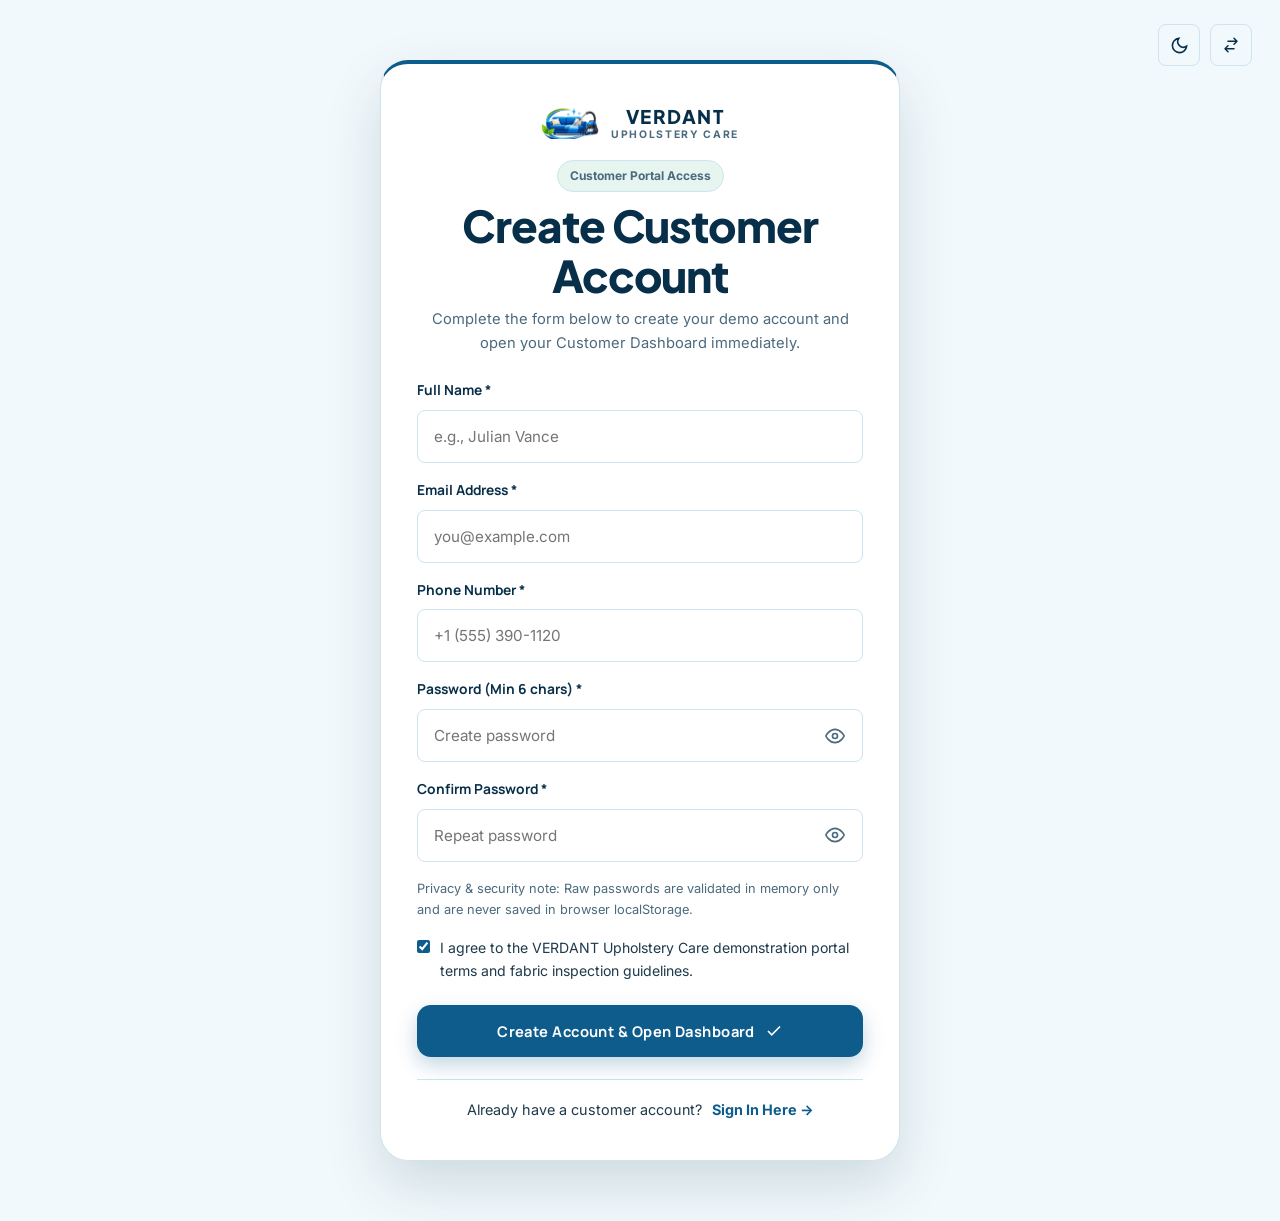
<file: register.html>
<!DOCTYPE html>
<html lang="en" data-theme="light">
<head>
  <meta charset="UTF-8">
  <meta name="viewport" content="width=device-width, initial-scale=1.0">
  <title>Create Customer Account | VERDANT Upholstery Care</title>
  <meta name="description" content="Register for a VERDANT Upholstery Care customer account to book sofa and upholstery cleanings faster and track every appointment.">
  <meta property="og:title" content="VERDANT Upholstery Care — Customer Registration">
  <meta property="og:description" content="Create your customer account to manage upholstery bookings and fabric care history.">
  <meta property="og:type" content="website">
  <link rel="icon" type="image/png" href="images/logo.png">
  <link rel="stylesheet" href="assets/css/style.css">
</head>
<body>

  <main>
    <!-- ==================== CENTERED REGISTRATION PORTAL (NO IMAGES) ==================== -->
    <section class="auth-centered-page" aria-label="Customer Registration Portal">
      <!-- Top Right Floating Controls -->
      <div class="auth-top-actions">
        <button type="button" class="theme-toggle" data-theme-toggle aria-label="Toggle Light and Dark Theme">
          <svg class="icon-moon" viewBox="0 0 24 24" fill="none" stroke="currentColor" stroke-width="2"><path d="M21 12.79A9 9 0 1 1 11.21 3 7 7 0 0 0 21 12.79z"/></svg>
          <svg class="icon-sun" viewBox="0 0 24 24" fill="none" stroke="currentColor" stroke-width="2"><circle cx="12" cy="12" r="5"/><line x1="12" y1="1" x2="12" y2="3"/><line x1="12" y1="21" x2="12" y2="23"/><line x1="4.22" y1="4.22" x2="5.64" y2="5.64"/><line x1="18.36" y1="18.36" x2="19.78" y2="19.78"/><line x1="1" y1="12" x2="3" y2="12"/><line x1="21" y1="12" x2="23" y2="12"/><line x1="4.22" y1="19.78" x2="5.64" y2="18.36"/><line x1="18.36" y1="5.64" x2="19.78" y2="4.22"/></svg>
        </button>
        <button type="button" class="rtl-toggle-btn" data-rtl-toggle aria-label="Toggle Direction" title="Toggle RTL / LTR Direction">
          <svg viewBox="0 0 24 24" width="18" height="18" fill="none" stroke="currentColor" stroke-width="2" stroke-linecap="round" stroke-linejoin="round" aria-hidden="true">
            <path d="M8 7h12m0 0l-4-4m4 4l-4 4"/>
            <path d="M16 17H4m0 0l4 4m-4-4l4-4"/>
          </svg>
        </button>
      </div>

      <!-- CENTERED REGISTRATION FORM CARD -->
      <div class="auth-box form-card reveal">
        <div style="margin-bottom: 24px; text-align: center;">
          <a href="index.html" class="brand-logo" style="margin-bottom: 16px; display: inline-flex;" title="Verdant Upholstery Care">
            <span class="brand-logo__mark">
              <img src="images/logo.png" alt="Verdant Upholstery Care Logo" width="58" height="42">
            </span>
            <span class="brand-logo__text">
              <span class="brand-logo__name">VERDANT</span>
              <span class="brand-logo__sub">UPHOLSTERY CARE</span>
            </span>
          </a>
          <div>
            <span class="badge-demo" style="margin-bottom: 8px;">Customer Portal Access</span>
            <h1 class="heading-lg" style="margin-bottom: 6px;">Create Customer Account</h1>
            <p style="font-size: 0.92rem; color: var(--text-muted); max-width: 440px; margin-inline: auto;">
              Complete the form below to create your demo account and open your Customer Dashboard immediately.
            </p>
          </div>
        </div>

        <div id="register-feedback" class="alert-banner" style="display: none; margin-bottom: 20px;"></div>

        <form id="demo-register-form" novalidate>
          <div class="form-group" style="margin-bottom: 16px;">
            <label class="form-label" for="reg-name">Full Name *</label>
            <input type="text" id="reg-name" class="form-input" placeholder="e.g., Julian Vance" required>
          </div>

          <div class="form-group" style="margin-bottom: 16px;">
            <label class="form-label" for="reg-email">Email Address *</label>
            <input type="email" id="reg-email" class="form-input" placeholder="you@example.com" required>
          </div>

          <div class="form-group" style="margin-bottom: 16px;">
            <label class="form-label" for="reg-phone">Phone Number *</label>
            <input type="tel" id="reg-phone" class="form-input" placeholder="+1 (555) 390-1120" required>
          </div>

          <div class="form-group" style="margin-bottom: 16px;">
            <label class="form-label" for="reg-password">Password (Min 6 chars) *</label>
            <div class="pwd-input-wrap">
              <input type="password" id="reg-password" class="form-input" placeholder="Create password" required>
              <button type="button" class="pwd-toggle-btn" data-toggle-password="reg-password" aria-label="Show password" title="Toggle password visibility">
                <svg viewBox="0 0 24 24" width="20" height="20" fill="none" stroke="currentColor" stroke-width="2" stroke-linecap="round" stroke-linejoin="round" aria-hidden="true">
                  <path d="M1 12s4-8 11-8 11 8 11 8-4 8-11 8-11-8-11-8z"/>
                  <circle cx="12" cy="12" r="3"/>
                </svg>
              </button>
            </div>
          </div>

          <div class="form-group" style="margin-bottom: 16px;">
            <label class="form-label" for="reg-confirm">Confirm Password *</label>
            <div class="pwd-input-wrap">
              <input type="password" id="reg-confirm" class="form-input" placeholder="Repeat password" required>
              <button type="button" class="pwd-toggle-btn" data-toggle-password="reg-confirm" aria-label="Show password" title="Toggle password visibility">
                <svg viewBox="0 0 24 24" width="20" height="20" fill="none" stroke="currentColor" stroke-width="2" stroke-linecap="round" stroke-linejoin="round" aria-hidden="true">
                  <path d="M1 12s4-8 11-8 11 8 11 8-4 8-11 8-11-8-11-8z"/>
                  <circle cx="12" cy="12" r="3"/>
                </svg>
              </button>
            </div>
          </div>

          <p class="form-hint" style="margin-bottom: 16px;">
            Privacy &amp; security note: Raw passwords are validated in memory only and are never saved in browser localStorage.
          </p>

          <label style="display: flex; align-items: flex-start; gap: 10px; font-size: 0.88rem; margin-bottom: 22px; cursor: pointer;">
            <input type="checkbox" id="reg-terms" checked style="margin-top: 4px; accent-color: var(--clr-primary);">
            <span>I agree to the VERDANT Upholstery Care demonstration portal terms and fabric inspection guidelines.</span>
          </label>

          <button type="submit" class="btn btn--primary btn--full">
            <span>Create Account &amp; Open Dashboard</span>
            <svg viewBox="0 0 24 24" fill="none" stroke="currentColor" stroke-width="2.2"><polyline points="20 6 9 17 4 12"/></svg>
          </button>
        </form>

        <div style="margin-top: 22px; padding-top: 18px; border-top: 1px solid var(--border-subtle); text-align: center; font-size: 0.9rem;">
          <span>Already have a customer account?</span>
          <a href="login.html" style="color: var(--clr-primary); font-weight: 700; margin-left: 6px;">Sign In Here &rarr;</a>
        </div>
      </div>
    </section>
  </main>

  <script src="assets/js/main.js"></script>
</body>
</html>
</file>
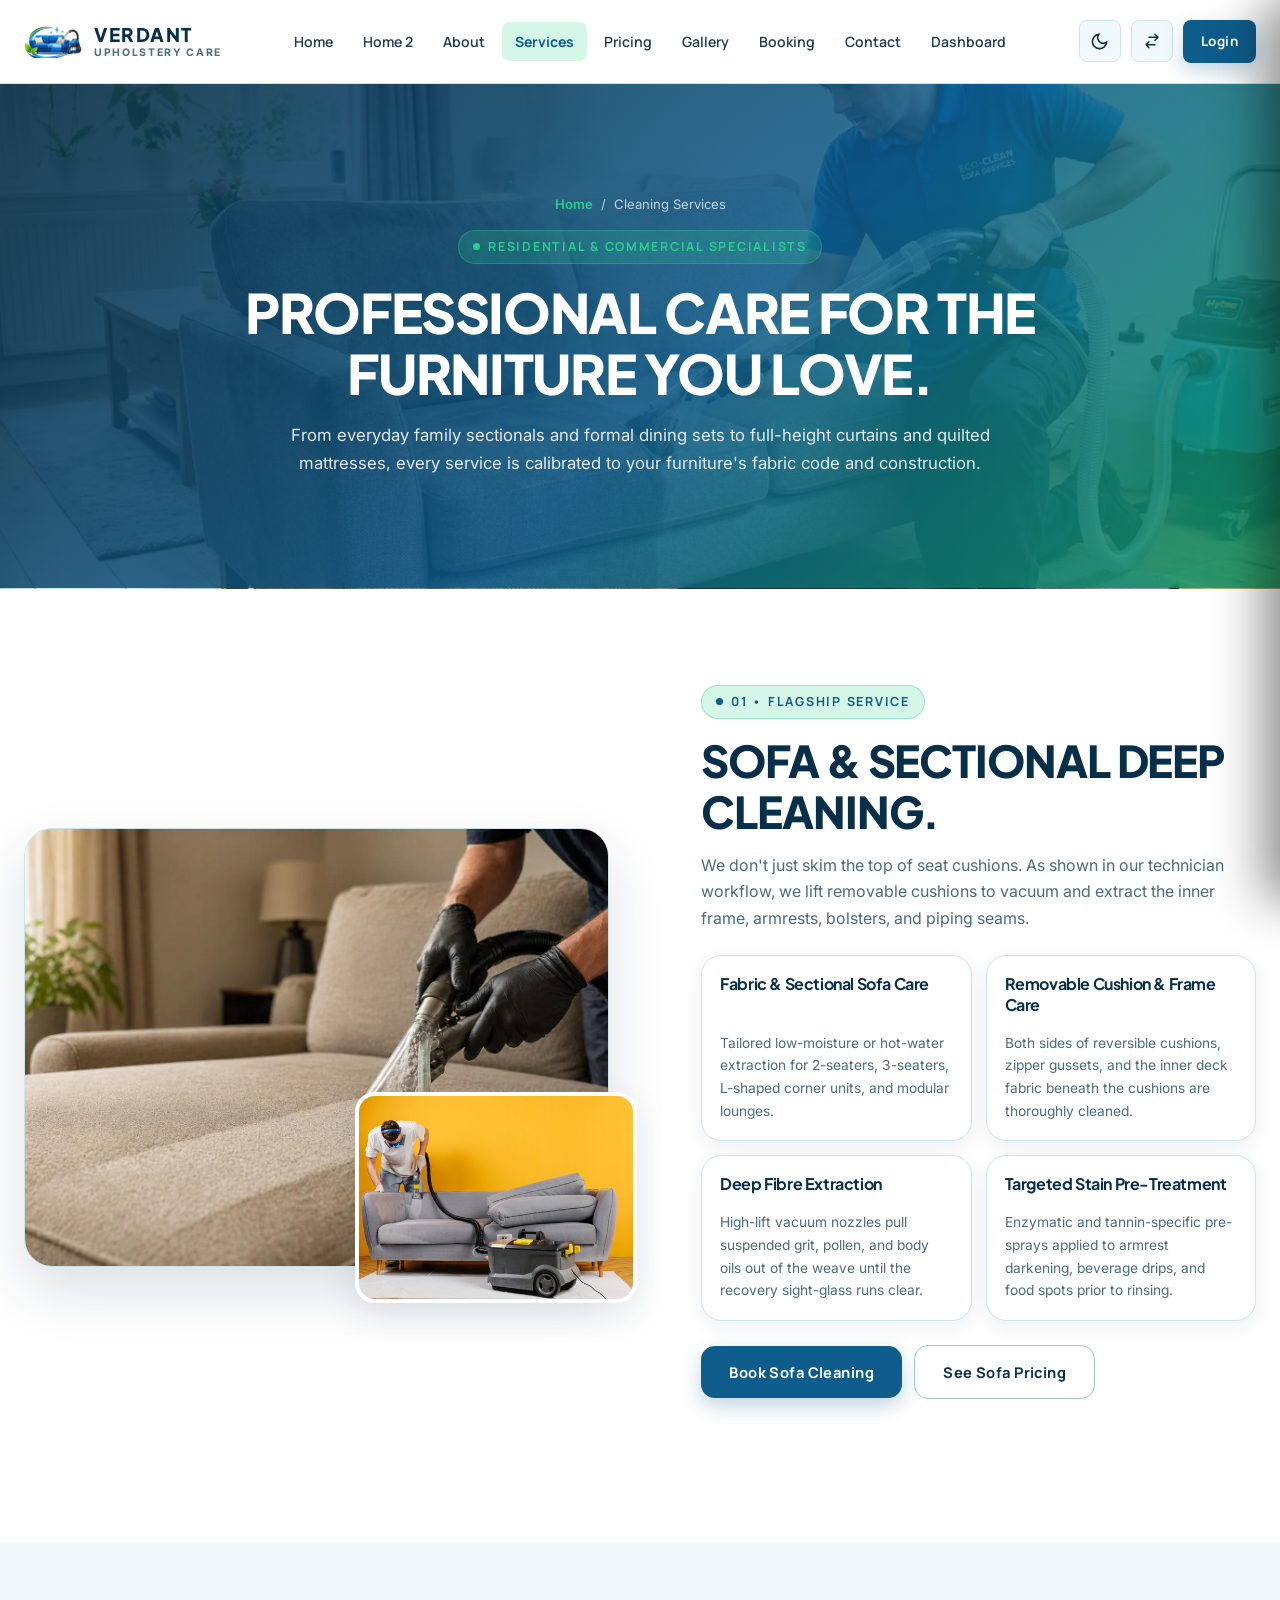
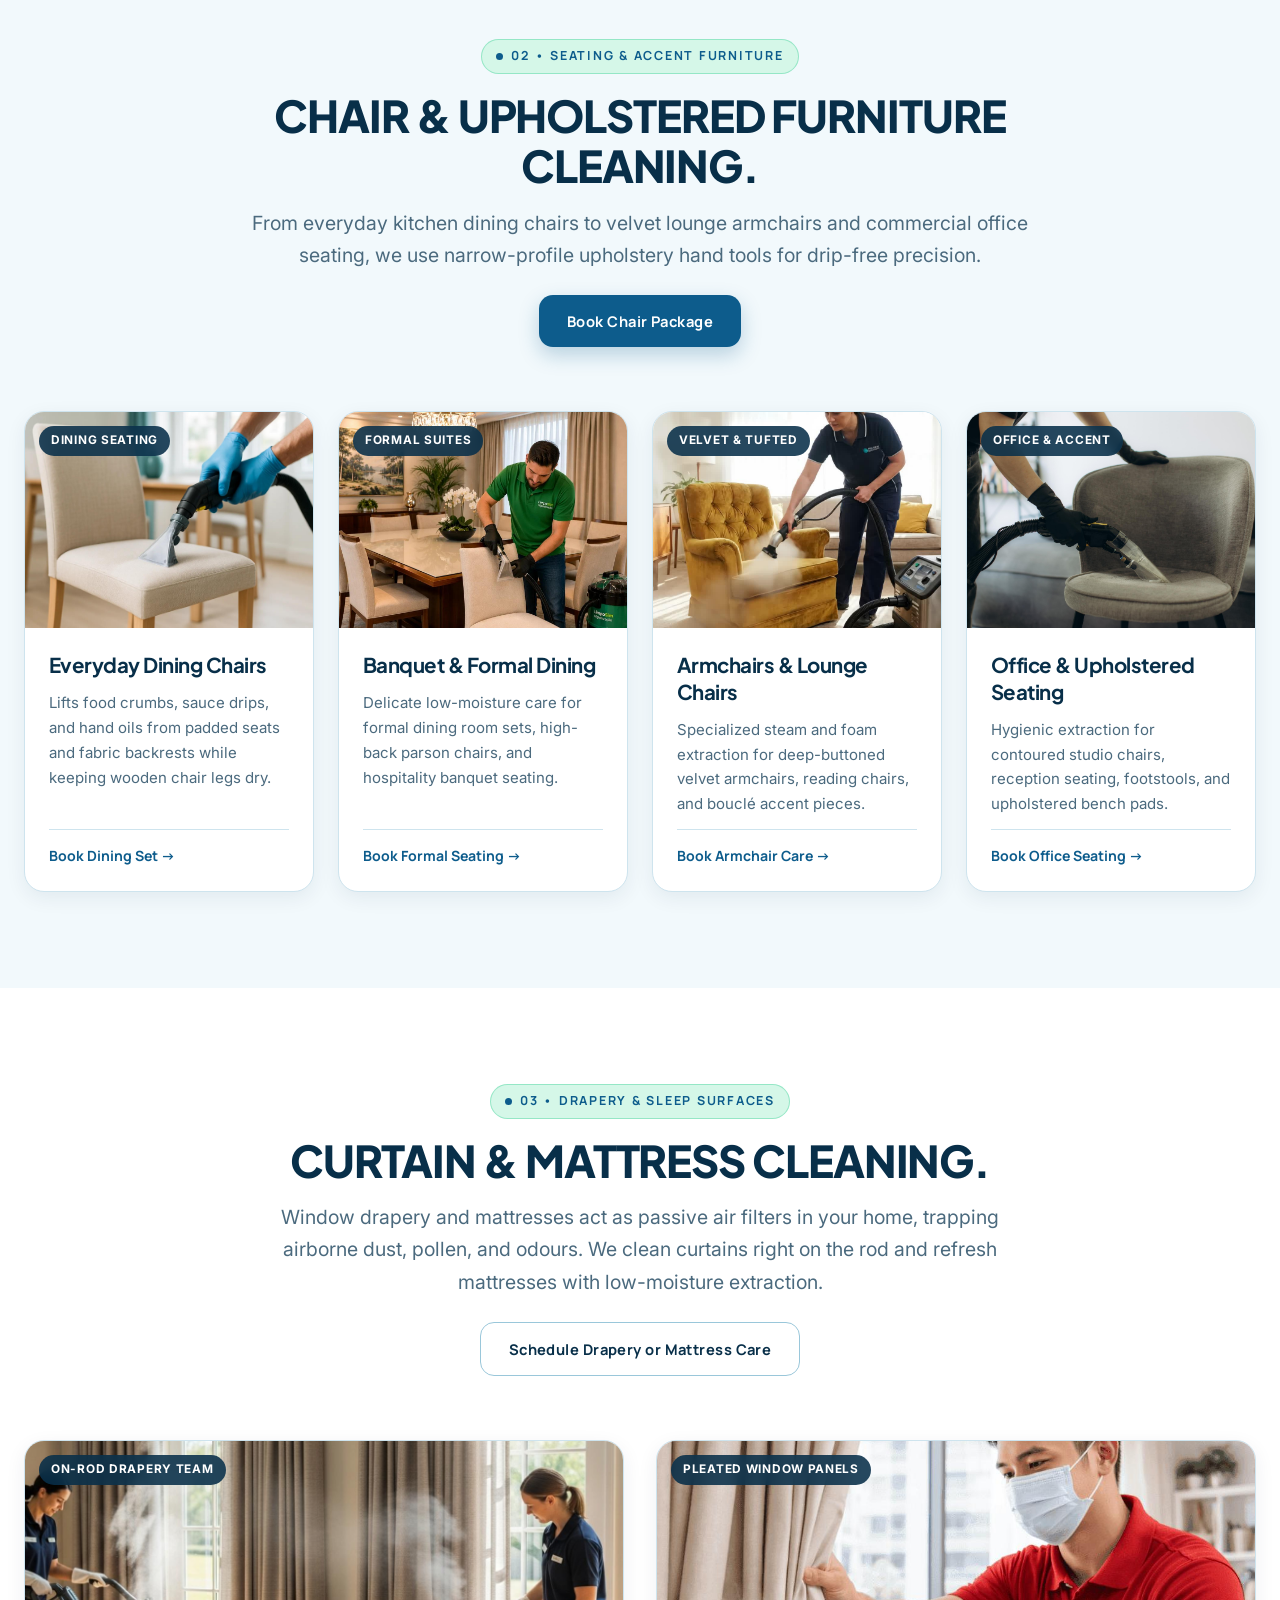
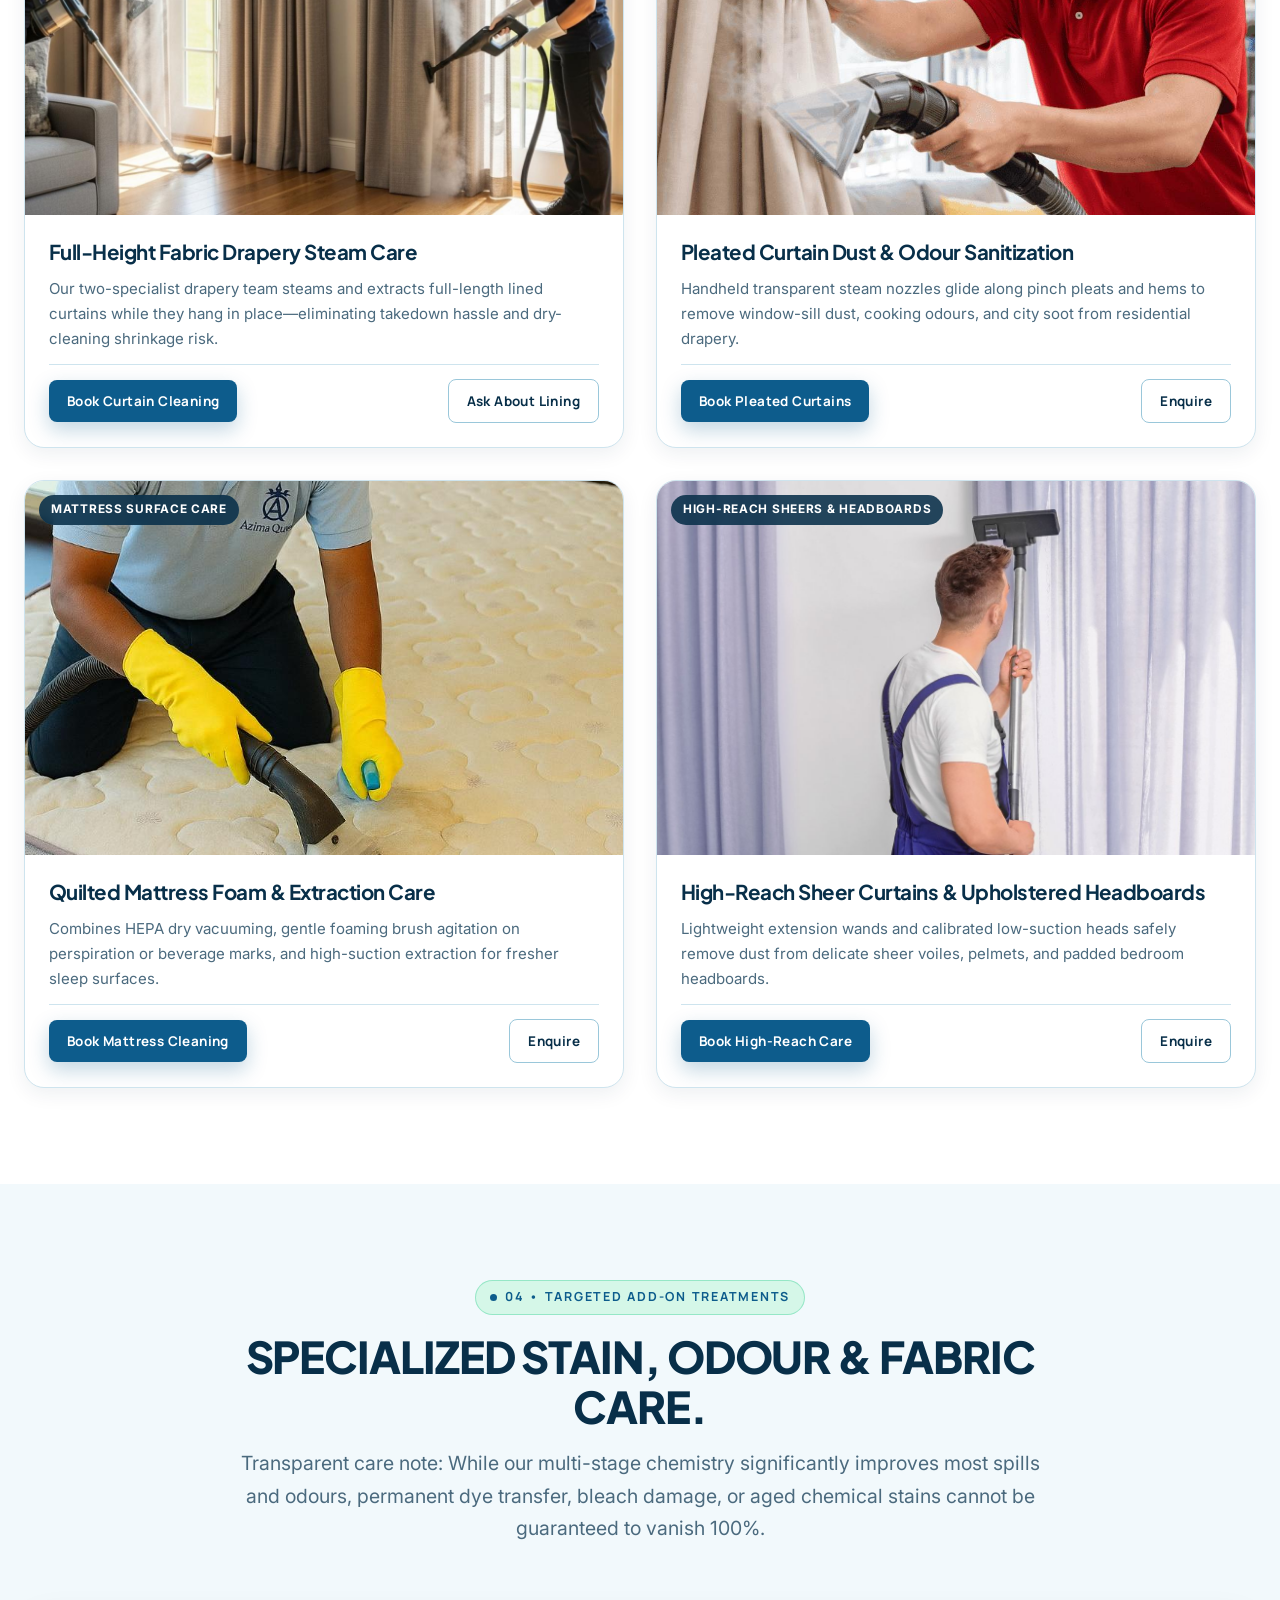
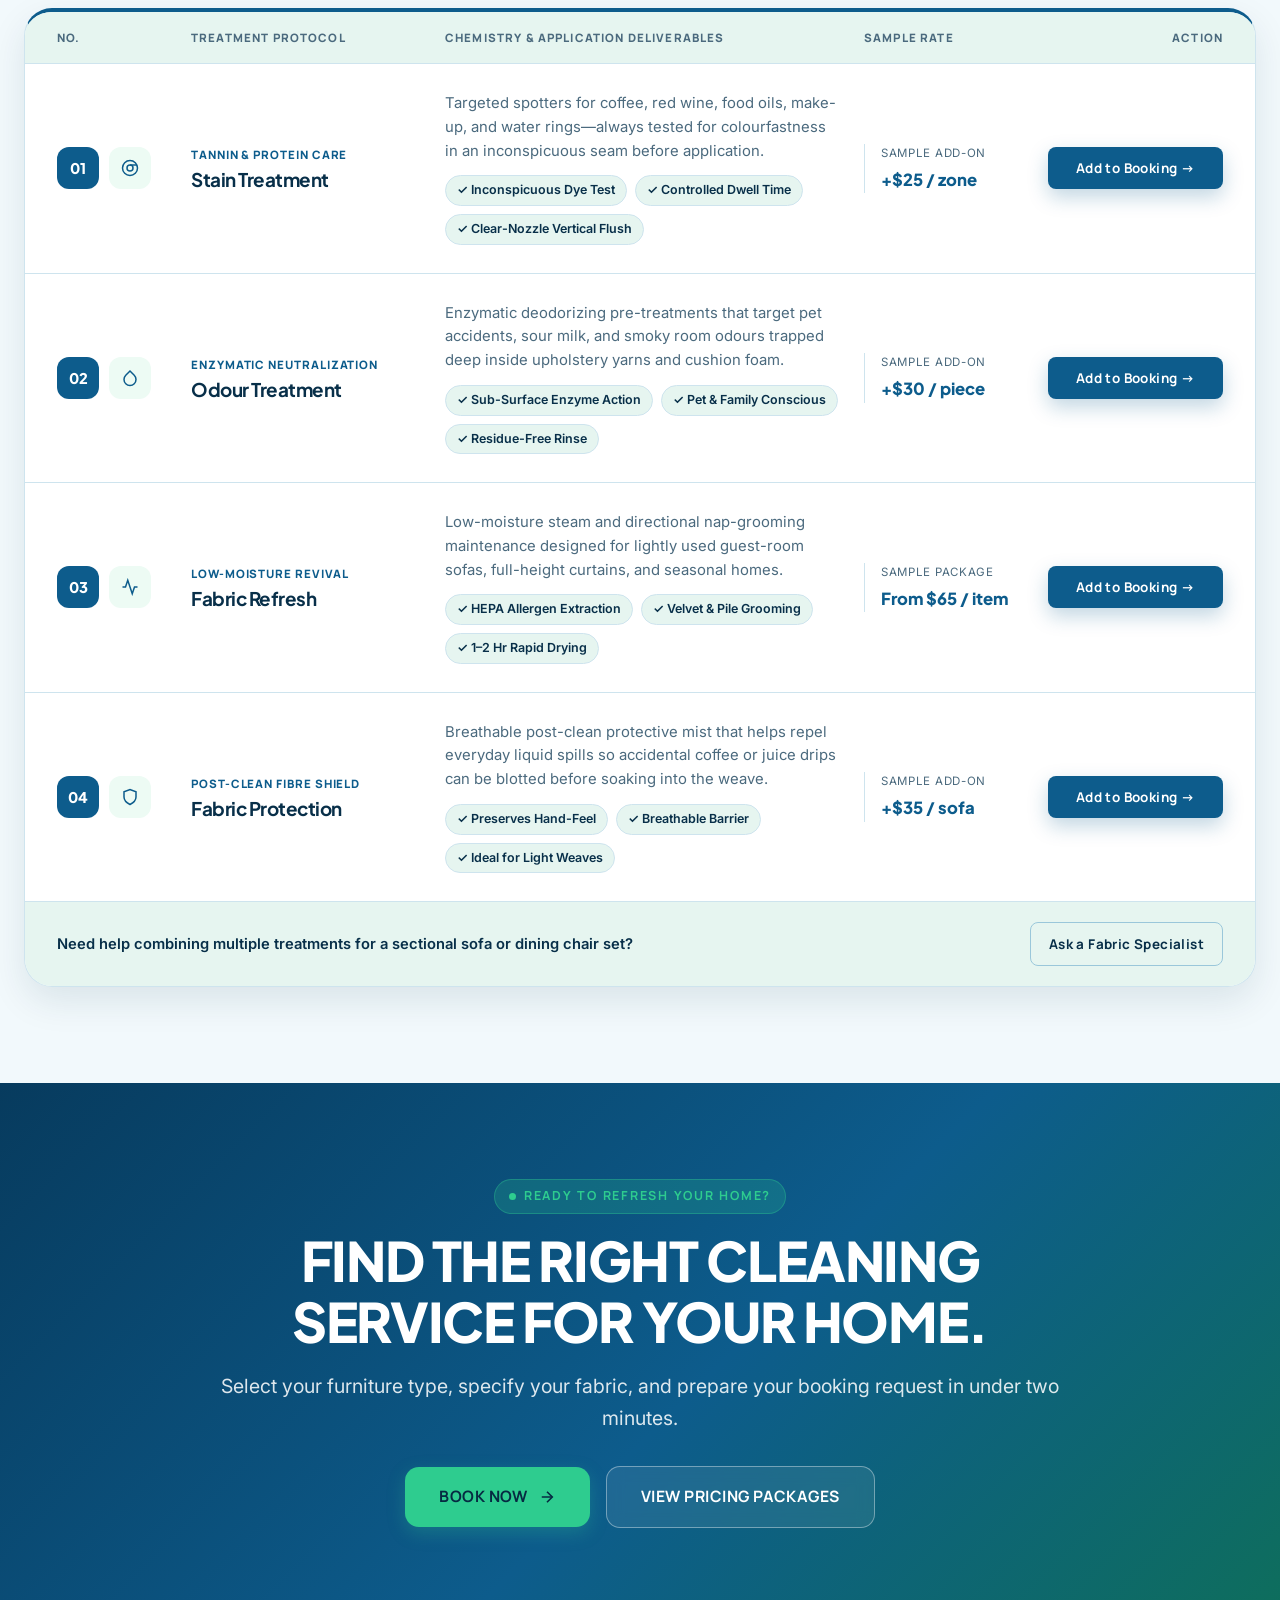
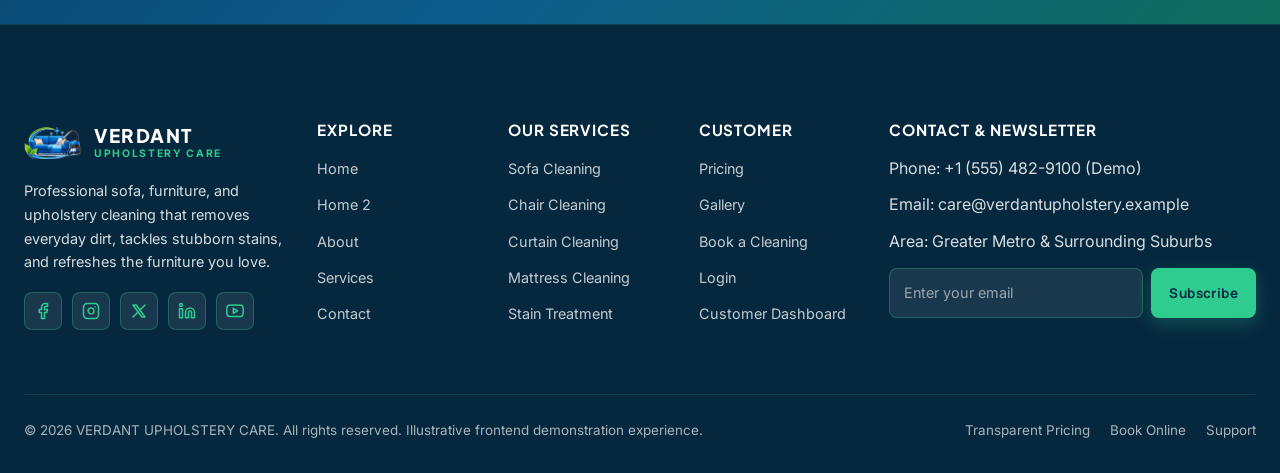
<file: services.html>
<!DOCTYPE html>
<html lang="en" data-theme="light">
<head>
  <meta charset="UTF-8">
  <meta name="viewport" content="width=device-width, initial-scale=1.0">
  <title>Sofa, Chair, Curtain &amp; Mattress Cleaning Services | VERDANT Upholstery Care</title>
  <meta name="description" content="Professional care for the furniture you love. Explore dedicated sofa cleaning, armchair and dining chair cleaning, on-rod curtain steaming, mattress care, and stain treatments.">
  <meta property="og:title" content="VERDANT Upholstery Care — Complete Cleaning Services">
  <meta property="og:description" content="Detailed sofa, chair, curtain, mattress, and specialized stain & odour treatment services.">
  <meta property="og:type" content="website">
  <link rel="icon" type="image/png" href="images/logo.png">
  <link rel="stylesheet" href="assets/css/style.css">
</head>
<body>

  <!-- ==================== GLOBAL STICKY NAVBAR ==================== -->
  <header class="site-header">
    <div class="container navbar">
      <a href="index.html" class="brand-logo" aria-label="Verdant Upholstery Care Home">
        <span class="brand-logo__mark" aria-hidden="true">
          <img src="images/logo.png" alt="Verdant Upholstery Care Logo" width="58" height="42">
        </span>
        <span class="brand-logo__text">
          <span class="brand-logo__name">VERDANT</span>
          <span class="brand-logo__sub">UPHOLSTERY CARE</span>
        </span>
      </a>

      <nav class="nav-menu" aria-label="Primary Navigation">
        <a href="index.html" class="nav-link">Home</a>
        <a href="home-2.html" class="nav-link">Home 2</a>
        <a href="about.html" class="nav-link">About</a>
        <a href="services.html" class="nav-link is-active">Services</a>
        <a href="pricing.html" class="nav-link">Pricing</a>
        <a href="gallery.html" class="nav-link">Gallery</a>
        <a href="booking.html" class="nav-link">Booking</a>
        <a href="contact.html" class="nav-link">Contact</a>
        <a href="dashboard.html" class="nav-link">Dashboard</a>
      </nav>

      <div class="nav-actions">
        <button type="button" class="theme-toggle" data-theme-toggle aria-label="Toggle Light and Dark Theme">
          <svg class="icon-moon" viewBox="0 0 24 24" fill="none" stroke="currentColor" stroke-width="2"><path d="M21 12.79A9 9 0 1 1 11.21 3 7 7 0 0 0 21 12.79z"/></svg>
          <svg class="icon-sun" viewBox="0 0 24 24" fill="none" stroke="currentColor" stroke-width="2"><circle cx="12" cy="12" r="5"/><line x1="12" y1="1" x2="12" y2="3"/><line x1="12" y1="21" x2="12" y2="23"/><line x1="4.22" y1="4.22" x2="5.64" y2="5.64"/><line x1="18.36" y1="18.36" x2="19.78" y2="19.78"/><line x1="1" y1="12" x2="3" y2="12"/><line x1="21" y1="12" x2="23" y2="12"/><line x1="4.22" y1="19.78" x2="5.64" y2="18.36"/><line x1="18.36" y1="5.64" x2="19.78" y2="4.22"/></svg>
        </button>
        <button type="button" class="rtl-toggle-btn" data-rtl-toggle aria-label="Toggle Direction" title="Toggle RTL / LTR Direction">
          <svg viewBox="0 0 24 24" width="18" height="18" fill="none" stroke="currentColor" stroke-width="2" stroke-linecap="round" stroke-linejoin="round" aria-hidden="true">
            <path d="M8 7h12m0 0l-4-4m4 4l-4 4"/>
            <path d="M16 17H4m0 0l4 4m-4-4l4-4"/>
          </svg>
        </button>
        <a href="login.html" class="btn btn--primary btn--sm btn--nav-cta">Login</a>
        <button type="button" class="hamburger-btn" data-drawer-open aria-label="Open Navigation Menu">
          <svg viewBox="0 0 24 24" width="22" height="22" fill="none" stroke="currentColor" stroke-width="2.2"><line x1="3" y1="6" x2="21" y2="6"/><line x1="3" y1="12" x2="21" y2="12"/><line x1="3" y1="18" x2="21" y2="18"/></svg>
        </button>
      </div>
    </div>
  </header>

    <!-- ==================== MOBILE NAVIGATION DRAWER ==================== -->
  <div class="mobile-drawer-backdrop" aria-hidden="true"></div>
  <aside class="mobile-drawer" aria-label="Mobile Navigation Drawer" aria-hidden="true">
    <div class="mobile-drawer__header">
      <a href="index.html" class="brand-logo">
        <span class="brand-logo__mark">
          <img src="images/logo.png" alt="Verdant Upholstery Care Logo" width="58" height="42">
        </span>
        <span class="brand-logo__text">
          <span class="brand-logo__name">VERDANT</span>
          <span class="brand-logo__sub">UPHOLSTERY CARE</span>
        </span>
      </a>
      <button type="button" class="drawer-close-btn" data-drawer-close aria-label="Close Navigation Drawer">
        <svg viewBox="0 0 24 24" width="20" height="20" fill="none" stroke="currentColor" stroke-width="2.2"><line x1="18" y1="6" x2="6" y2="18"/><line x1="6" y1="6" x2="18" y2="18"/></svg>
      </button>
    </div>
    <div class="mobile-drawer__body">
      <nav class="drawer-nav-list" aria-label="Drawer Links">
        <a href="index.html" class="drawer-nav-link">Home</a>
        <a href="home-2.html" class="drawer-nav-link">Home 2</a>
        <a href="about.html" class="drawer-nav-link">About</a>
        <a href="services.html" class="drawer-nav-link is-active">Services</a>
        <a href="pricing.html" class="drawer-nav-link">Pricing</a>
        <a href="gallery.html" class="drawer-nav-link">Gallery</a>
        <a href="booking.html" class="drawer-nav-link">Booking</a>
        <a href="contact.html" class="drawer-nav-link">Contact</a>
        <a href="dashboard.html" class="drawer-nav-link">Dashboard</a>
      </nav>
    </div>
    <div class="mobile-drawer__footer">
      <div class="drawer-toggles-row">
        <button type="button" class="theme-toggle" data-theme-toggle aria-label="Toggle Light and Dark Theme">
          <svg class="icon-moon" viewBox="0 0 24 24" fill="none" stroke="currentColor" stroke-width="2"><path d="M21 12.79A9 9 0 1 1 11.21 3 7 7 0 0 0 21 12.79z"/></svg>
          <svg class="icon-sun" viewBox="0 0 24 24" fill="none" stroke="currentColor" stroke-width="2"><circle cx="12" cy="12" r="5"/><line x1="12" y1="1" x2="12" y2="3"/><line x1="12" y1="21" x2="12" y2="23"/><line x1="4.22" y1="4.22" x2="5.64" y2="5.64"/><line x1="18.36" y1="18.36" x2="19.78" y2="19.78"/><line x1="1" y1="12" x2="3" y2="12"/><line x1="21" y1="12" x2="23" y2="12"/><line x1="4.22" y1="19.78" x2="5.64" y2="18.36"/><line x1="18.36" y1="5.64" x2="19.78" y2="4.22"/></svg>
        </button>
        <button type="button" class="rtl-toggle-btn" data-rtl-toggle aria-label="Toggle Direction" title="Toggle RTL / LTR Direction">
          <svg viewBox="0 0 24 24" width="18" height="18" fill="none" stroke="currentColor" stroke-width="2" stroke-linecap="round" stroke-linejoin="round" aria-hidden="true">
            <path d="M8 7h12m0 0l-4-4m4 4l-4 4"/>
            <path d="M16 17H4m0 0l4 4m-4-4l4-4"/>
          </svg>
        </button>
      </div>
      <a href="login.html" class="btn btn--primary drawer-login-btn">Login</a>
    </div>
  </aside>

  <main>
    <!-- ==================== SECTION 01 — SERVICES HERO ==================== -->
    <section class="page-hero" id="services-hero" style="background-image: url('images/image-54.png');">
      <div class="container page-hero__inner reveal">
        <div class="breadcrumb">
          <a href="index.html">Home</a>
          <span>/</span>
          <span>Cleaning Services</span>
        </div>
        <span class="eyebrow">Residential &amp; Commercial Specialists</span>
        <h1 class="display-lg">PROFESSIONAL CARE FOR THE FURNITURE YOU LOVE.</h1>
        <p class="lead">
          From everyday family sectionals and formal dining sets to full-height curtains and quilted mattresses, every service is calibrated to your furniture's fabric code and construction.
        </p>
      </div>
    </section>

    <!-- ==================== SECTION 02 — SOFA CLEANING ==================== -->
    <section class="section" id="sofa-cleaning">
      <div class="container split-layout">
        <div class="visual-collage reveal">
          <div class="visual-collage__main">
            <img src="images/image-21.png" alt="Close-up of black-gloved hands pulling a clear extraction nozzle across a beige chaise sofa cushion, leaving a distinct clean path" loading="lazy" width="1672" height="941">
          </div>
          <div class="visual-collage__inset">
            <img src="images/image-62.png" alt="Technician in respirator mask cleaning the inner armrest frame of a grey modern sofa with removed seat cushions stacked neatly beside him" loading="lazy" width="540" height="360">
          </div>
        </div>

        <div class="reveal">
          <span class="eyebrow">01 • Flagship Service</span>
          <h2 class="heading-lg" style="margin-bottom: 16px;">SOFA &amp; SECTIONAL DEEP CLEANING.</h2>
          <p style="color: var(--text-muted); margin-bottom: 24px;">We don't just skim the top of seat cushions. As shown in our technician workflow, we lift removable cushions to vacuum and extract the inner frame, armrests, bolsters, and piping seams.</p>

          <!-- 4 Sofa Sub-Service Cards (Even 2x2 Grid) -->
          <div class="grid-2" style="gap: 14px; margin-bottom: 24px;">
            <div class="feature-card" style="padding: 18px;">
              <h3 class="heading-sm" style="font-size: 1rem; margin-bottom: 6px;">Fabric &amp; Sectional Sofa Care</h3>
              <p style="font-size: 0.86rem; color: var(--text-muted);">Tailored low-moisture or hot-water extraction for 2-seaters, 3-seaters, L-shaped corner units, and modular lounges.</p>
            </div>
            <div class="feature-card" style="padding: 18px;">
              <h3 class="heading-sm" style="font-size: 1rem; margin-bottom: 6px;">Removable Cushion &amp; Frame Care</h3>
              <p style="font-size: 0.86rem; color: var(--text-muted);">Both sides of reversible cushions, zipper gussets, and the inner deck fabric beneath the cushions are thoroughly cleaned.</p>
            </div>
            <div class="feature-card" style="padding: 18px;">
              <h3 class="heading-sm" style="font-size: 1rem; margin-bottom: 6px;">Deep Fibre Extraction</h3>
              <p style="font-size: 0.86rem; color: var(--text-muted);">High-lift vacuum nozzles pull suspended grit, pollen, and body oils out of the weave until the recovery sight-glass runs clear.</p>
            </div>
            <div class="feature-card" style="padding: 18px;">
              <h3 class="heading-sm" style="font-size: 1rem; margin-bottom: 6px;">Targeted Stain Pre-Treatment</h3>
              <p style="font-size: 0.86rem; color: var(--text-muted);">Enzymatic and tannin-specific pre-sprays applied to armrest darkening, beverage drips, and food spots prior to rinsing.</p>
            </div>
          </div>

          <div class="hero-cta-group" style="display:flex;gap:12px;flex-wrap:wrap;">
            <a href="booking.html?service=Sofa%20Cleaning" class="btn btn--primary">Book Sofa Cleaning</a>
            <a href="pricing.html" class="btn btn--outline">See Sofa Pricing</a>
          </div>
        </div>
      </div>
    </section>

    <!-- ==================== SECTION 03 — CHAIR & FURNITURE CLEANING (4 ITEMS) ==================== -->
    <section class="section section--surface" id="chair-cleaning">
      <div class="container">
        <div class="section-header section-header--split reveal">
          <div class="section-header__text">
            <span class="eyebrow">02 • Seating &amp; Accent Furniture</span>
            <h2 class="heading-lg">CHAIR &amp; UPHOLSTERED FURNITURE CLEANING.</h2>
            <p class="lead">From everyday kitchen dining chairs to velvet lounge armchairs and commercial office seating, we use narrow-profile upholstery hand tools for drip-free precision.</p>
          </div>
          <a href="booking.html?service=Chair%20Cleaning" class="btn btn--primary">Book Chair Package</a>
        </div>

        <!-- Strict 4-Item Even Grid -->
        <div class="grid-4">
          <!-- Chair 01 (image-12.png) -->
          <article class="service-card reveal" data-tilt>
            <div class="card-media card-media--square">
              <img src="images/image-12.png" alt="Blue-gloved technician using a clear upholstery extraction nozzle on a cream fabric dining chair in a sunlit dining room" loading="lazy" width="1600" height="1067">
              <span class="card-badge">Dining Seating</span>
            </div>
            <div class="card-body">
              <h3 class="heading-sm">Everyday Dining Chairs</h3>
              <p>Lifts food crumbs, sauce drips, and hand oils from padded seats and fabric backrests while keeping wooden chair legs dry.</p>
              <div class="card-footer">
                <a href="booking.html?service=Chair%20Cleaning" class="card-link">Book Dining Set &rarr;</a>
              </div>
            </div>
          </article>

          <!-- Chair 02 (image-48.png) -->
          <article class="service-card reveal" data-tilt>
            <div class="card-media card-media--square">
              <img src="images/image-48.png" alt="Bearded technician in forest-green polo uniform and black gloves extracting a cream upholstered dining chair under a crystal chandelier" loading="lazy" width="1086" height="814">
              <span class="card-badge">Formal Suites</span>
            </div>
            <div class="card-body">
              <h3 class="heading-sm">Banquet &amp; Formal Dining</h3>
              <p>Delicate low-moisture care for formal dining room sets, high-back parson chairs, and hospitality banquet seating.</p>
              <div class="card-footer">
                <a href="booking.html?service=Chair%20Cleaning" class="card-link">Book Formal Seating &rarr;</a>
              </div>
            </div>
          </article>

          <!-- Chair 03 (image-19.png) -->
          <article class="service-card reveal" data-tilt>
            <div class="card-media card-media--square">
              <img src="images/image-19.png" alt="Female technician in navy uniform steam-cleaning a mustard-gold tufted velvet armchair with a commercial stainless extractor unit" loading="lazy" width="1280" height="720">
              <span class="card-badge">Velvet &amp; Tufted</span>
            </div>
            <div class="card-body">
              <h3 class="heading-sm">Armchairs &amp; Lounge Chairs</h3>
              <p>Specialized steam and foam extraction for deep-buttoned velvet armchairs, reading chairs, and bouclé accent pieces.</p>
              <div class="card-footer">
                <a href="booking.html?service=Chair%20Cleaning" class="card-link">Book Armchair Care &rarr;</a>
              </div>
            </div>
          </article>

          <!-- Chair 04 (image-49.png) -->
          <article class="service-card reveal" data-tilt>
            <div class="card-media card-media--square">
              <img src="images/image-49.png" alt="Technician in black gloves using a clear extraction nozzle to deep-clean the round seat cushion of a modern grey fabric chair" loading="lazy" width="2121" height="1414">
              <span class="card-badge">Office &amp; Accent</span>
            </div>
            <div class="card-body">
              <h3 class="heading-sm">Office &amp; Upholstered Seating</h3>
              <p>Hygienic extraction for contoured studio chairs, reception seating, footstools, and upholstered bench pads.</p>
              <div class="card-footer">
                <a href="booking.html?service=Chair%20Cleaning" class="card-link">Book Office Seating &rarr;</a>
              </div>
            </div>
          </article>
        </div>
      </div>
    </section>

    <!-- ==================== SECTION 04 — CURTAIN & MATTRESS CLEANING (4 ITEMS) ==================== -->
    <section class="section" id="curtain-mattress">
      <div class="container">
        <div class="section-header section-header--split reveal">
          <div class="section-header__text">
            <span class="eyebrow">03 • Drapery &amp; Sleep Surfaces</span>
            <h2 class="heading-lg">CURTAIN &amp; MATTRESS CLEANING.</h2>
            <p class="lead">Window drapery and mattresses act as passive air filters in your home, trapping airborne dust, pollen, and odours. We clean curtains right on the rod and refresh mattresses with low-moisture extraction.</p>
          </div>
          <a href="booking.html?service=Curtain%20Cleaning" class="btn btn--outline">Schedule Drapery or Mattress Care</a>
        </div>

        <!-- Strict 4-Item Even 2x2 Grid -->
        <div class="grid-2">
          <!-- Item 01 (image-40.png) -->
          <article class="service-card reveal">
            <div class="card-media">
              <img src="images/image-40.png" alt="Two female technicians in navy uniforms and white gloves steam-cleaning tall taupe floor-to-ceiling curtains beside French windows" loading="lazy" width="1408" height="768">
              <span class="card-badge">On-Rod Drapery Team</span>
            </div>
            <div class="card-body">
              <h3 class="heading-sm">Full-Height Fabric Drapery Steam Care</h3>
              <p>Our two-specialist drapery team steams and extracts full-length lined curtains while they hang in place—eliminating takedown hassle and dry-cleaning shrinkage risk.</p>
              <div class="card-footer">
                <a href="booking.html?service=Curtain%20Cleaning" class="btn btn--primary btn--sm">Book Curtain Cleaning</a>
                <button type="button" class="btn btn--outline btn--sm" data-open-enquiry="Service Information">Ask About Lining</button>
              </div>
            </div>
          </article>

          <!-- Item 02 (image-8.png) -->
          <article class="service-card reveal">
            <div class="card-media">
              <img src="images/image-8.png" alt="Male technician in red polo shirt and mask using a handheld steam extraction nozzle on pleated beige window curtains" loading="lazy" width="960" height="720">
              <span class="card-badge">Pleated Window Panels</span>
            </div>
            <div class="card-body">
              <h3 class="heading-sm">Pleated Curtain Dust &amp; Odour Sanitization</h3>
              <p>Handheld transparent steam nozzles glide along pinch pleats and hems to remove window-sill dust, cooking odours, and city soot from residential drapery.</p>
              <div class="card-footer">
                <a href="booking.html?service=Curtain%20Cleaning" class="btn btn--primary btn--sm">Book Pleated Curtains</a>
                <button type="button" class="btn btn--outline btn--sm" data-open-enquiry="Service Information">Enquire</button>
              </div>
            </div>
          </article>

          <!-- Item 03 (image-15.png) -->
          <article class="service-card reveal">
            <div class="card-media">
              <img src="images/image-15.png" alt="Technician kneeling on a quilted mattress using both a spot-treatment brush and vacuum extraction nozzle with active foam" loading="lazy" width="800" height="800">
              <span class="card-badge">Mattress Surface Care</span>
            </div>
            <div class="card-body">
              <h3 class="heading-sm">Quilted Mattress Foam &amp; Extraction Care</h3>
              <p>Combines HEPA dry vacuuming, gentle foaming brush agitation on perspiration or beverage marks, and high-suction extraction for fresher sleep surfaces.</p>
              <div class="card-footer">
                <a href="booking.html?service=Mattress%20Cleaning" class="btn btn--primary btn--sm">Book Mattress Cleaning</a>
                <button type="button" class="btn btn--outline btn--sm" data-open-enquiry="Service Information">Enquire</button>
              </div>
            </div>
          </article>

          <!-- Item 04 (image-65.png) -->
          <article class="service-card reveal">
            <div class="card-media">
              <img src="images/image-65.png" alt="Technician in white t-shirt and blue overalls using a long vertical extension nozzle to vacuum and steam full-height sheer lavender-grey curtains" loading="lazy" width="1920" height="768">
              <span class="card-badge">High-Reach Sheers &amp; Headboards</span>
            </div>
            <div class="card-body">
              <h3 class="heading-sm">High-Reach Sheer Curtains &amp; Upholstered Headboards</h3>
              <p>Lightweight extension wands and calibrated low-suction heads safely remove dust from delicate sheer voiles, pelmets, and padded bedroom headboards.</p>
              <div class="card-footer">
                <a href="booking.html?service=Curtain%20Cleaning" class="btn btn--primary btn--sm">Book High-Reach Care</a>
                <button type="button" class="btn btn--outline btn--sm" data-open-enquiry="Service Information">Enquire</button>
              </div>
            </div>
          </article>
        </div>
      </div>
    </section>

    <!-- ==================== SECTION 05 — SPECIALIZED CARE (ARCHITECTURAL SPECIFICATION DECK) ==================== -->
    <section class="section section--surface" id="specialized-care">
      <div class="container">
        <div class="section-header section-header--center reveal">
          <span class="eyebrow">04 • Targeted Add-On Treatments</span>
          <h2 class="heading-lg">SPECIALIZED STAIN, ODOUR &amp; FABRIC CARE.</h2>
          <p class="lead">Transparent care note: While our multi-stage chemistry significantly improves most spills and odours, permanent dye transfer, bleach damage, or aged chemical stains cannot be guaranteed to vanish 100%.</p>
        </div>

        <!-- Unified Non-Card Architectural Specification Ledger (4 Connected Rows) -->
        <div class="care-spec-deck reveal" role="region" aria-label="Specialized Care Specifications">
          <!-- Architectural Column Header Bar -->
          <div class="care-spec-deck__topbar" aria-hidden="true">
            <span>NO.</span>
            <span>TREATMENT PROTOCOL</span>
            <span>CHEMISTRY &amp; APPLICATION DELIVERABLES</span>
            <span>SAMPLE RATE</span>
            <span style="text-align: right;">ACTION</span>
          </div>

          <!-- Row 01: Stain Treatment -->
          <div class="care-spec-row">
            <div class="care-spec-row__code">
              <span class="care-spec-row__num">01</span>
              <span class="care-spec-row__icon" aria-hidden="true">
                <svg viewBox="0 0 24 24" width="18" height="18" fill="none" stroke="currentColor" stroke-width="2"><circle cx="12" cy="12" r="10"/><circle cx="12" cy="12" r="4"/><line x1="21.17" y1="8" x2="12" y2="8"/></svg>
              </span>
            </div>

            <div class="care-spec-row__title">
              <span class="care-spec-row__sub">Tannin &amp; Protein Care</span>
              <h3 class="heading-sm">Stain Treatment</h3>
            </div>

            <div class="care-spec-row__desc">
              <p>Targeted spotters for coffee, red wine, food oils, make-up, and water rings—always tested for colourfastness in an inconspicuous seam before application.</p>
              <div class="care-spec-row__pills">
                <span>&check; Inconspicuous Dye Test</span>
                <span>&check; Controlled Dwell Time</span>
                <span>&check; Clear-Nozzle Vertical Flush</span>
              </div>
            </div>

            <div class="care-spec-row__rate">
              <span class="care-spec-row__rate-label">Sample Add-On</span>
              <strong>+$25 / zone</strong>
            </div>

            <div class="care-spec-row__action">
              <a href="booking.html?service=Fabric%20Stain%20Treatment" class="btn btn--primary btn--sm">Add to Booking &rarr;</a>
            </div>
          </div>

          <!-- Row 02: Odour Treatment -->
          <div class="care-spec-row">
            <div class="care-spec-row__code">
              <span class="care-spec-row__num">02</span>
              <span class="care-spec-row__icon" aria-hidden="true">
                <svg viewBox="0 0 24 24" width="18" height="18" fill="none" stroke="currentColor" stroke-width="2"><path d="M12 2.69l5.66 5.66a8 8 0 1 1-11.31 0z"/></svg>
              </span>
            </div>

            <div class="care-spec-row__title">
              <span class="care-spec-row__sub">Enzymatic Neutralization</span>
              <h3 class="heading-sm">Odour Treatment</h3>
            </div>

            <div class="care-spec-row__desc">
              <p>Enzymatic deodorizing pre-treatments that target pet accidents, sour milk, and smoky room odours trapped deep inside upholstery yarns and cushion foam.</p>
              <div class="care-spec-row__pills">
                <span>&check; Sub-Surface Enzyme Action</span>
                <span>&check; Pet &amp; Family Conscious</span>
                <span>&check; Residue-Free Rinse</span>
              </div>
            </div>

            <div class="care-spec-row__rate">
              <span class="care-spec-row__rate-label">Sample Add-On</span>
              <strong>+$30 / piece</strong>
            </div>

            <div class="care-spec-row__action">
              <a href="booking.html?service=Upholstery%20Deep%20Cleaning" class="btn btn--primary btn--sm">Add to Booking &rarr;</a>
            </div>
          </div>

          <!-- Row 03: Fabric Refresh -->
          <div class="care-spec-row">
            <div class="care-spec-row__code">
              <span class="care-spec-row__num">03</span>
              <span class="care-spec-row__icon" aria-hidden="true">
                <svg viewBox="0 0 24 24" width="18" height="18" fill="none" stroke="currentColor" stroke-width="2"><polyline points="22 12 18 12 15 21 9 3 6 12 2 12"/></svg>
              </span>
            </div>

            <div class="care-spec-row__title">
              <span class="care-spec-row__sub">Low-Moisture Revival</span>
              <h3 class="heading-sm">Fabric Refresh</h3>
            </div>

            <div class="care-spec-row__desc">
              <p>Low-moisture steam and directional nap-grooming maintenance designed for lightly used guest-room sofas, full-height curtains, and seasonal homes.</p>
              <div class="care-spec-row__pills">
                <span>&check; HEPA Allergen Extraction</span>
                <span>&check; Velvet &amp; Pile Grooming</span>
                <span>&check; 1–2 Hr Rapid Drying</span>
              </div>
            </div>

            <div class="care-spec-row__rate">
              <span class="care-spec-row__rate-label">Sample Package</span>
              <strong>From $65 / item</strong>
            </div>

            <div class="care-spec-row__action">
              <a href="booking.html?service=Sofa%20Cleaning" class="btn btn--primary btn--sm">Add to Booking &rarr;</a>
            </div>
          </div>

          <!-- Row 04: Fabric Protection -->
          <div class="care-spec-row">
            <div class="care-spec-row__code">
              <span class="care-spec-row__num">04</span>
              <span class="care-spec-row__icon" aria-hidden="true">
                <svg viewBox="0 0 24 24" width="18" height="18" fill="none" stroke="currentColor" stroke-width="2"><path d="M12 22s8-4 8-10V5l-8-3-8 3v7c0 6 8 10 8 10z"/></svg>
              </span>
            </div>

            <div class="care-spec-row__title">
              <span class="care-spec-row__sub">Post-Clean Fibre Shield</span>
              <h3 class="heading-sm">Fabric Protection</h3>
            </div>

            <div class="care-spec-row__desc">
              <p>Breathable post-clean protective mist that helps repel everyday liquid spills so accidental coffee or juice drips can be blotted before soaking into the weave.</p>
              <div class="care-spec-row__pills">
                <span>&check; Preserves Hand-Feel</span>
                <span>&check; Breathable Barrier</span>
                <span>&check; Ideal for Light Weaves</span>
              </div>
            </div>

            <div class="care-spec-row__rate">
              <span class="care-spec-row__rate-label">Sample Add-On</span>
              <strong>+$35 / sofa</strong>
            </div>

            <div class="care-spec-row__action">
              <a href="booking.html?service=Upholstery%20Deep%20Cleaning" class="btn btn--primary btn--sm">Add to Booking &rarr;</a>
            </div>
          </div>

          <!-- Bottom Advisory Bar -->
          <div class="care-spec-deck__footer">
            <span>Need help combining multiple treatments for a sectional sofa or dining chair set?</span>
            <button type="button" class="btn btn--outline btn--sm" data-open-enquiry="Specialized Stain & Odour Consultation">Ask a Fabric Specialist</button>
          </div>
        </div>
      </div>
    </section>

    <!-- ==================== SECTION 06 — SERVICE BOOKING CTA ==================== -->
    <section class="section section--dark" id="services-booking-cta">
      <div class="container" style="text-align: center; max-width: 840px;">
        <div class="reveal">
          <span class="eyebrow">Ready to Refresh Your Home?</span>
          <h2 class="display-lg" style="margin-bottom: 18px;">FIND THE RIGHT CLEANING SERVICE FOR YOUR HOME.</h2>
          <p class="lead" style="color: rgba(255,255,255,0.86); margin-bottom: 32px;">Select your furniture type, specify your fabric, and prepare your booking request in under two minutes.</p>
          <div class="hero-cta-group" style="justify-content: center; margin-bottom: 0;">
            <a href="booking.html" class="btn btn--sage btn--lg">
              <span>BOOK NOW</span>
              <svg viewBox="0 0 24 24" fill="none" stroke="currentColor" stroke-width="2.2"><line x1="5" y1="12" x2="19" y2="12"/><polyline points="12 5 19 12 12 19"/></svg>
            </a>
            <a href="pricing.html" class="btn btn--outline-light btn--lg">VIEW PRICING PACKAGES</a>
          </div>
        </div>
      </div>
    </section>
  </main>

  <!-- ==================== GLOBAL FOOTER ==================== -->
  <footer class="site-footer">
    <div class="container">
      <div class="footer-grid">
        <div class="footer-col">
          <a href="index.html" class="brand-logo" style="margin-bottom: 16px;">
            <span class="brand-logo__mark">
              <img src="images/logo.png" alt="Verdant Upholstery Care Logo" width="58" height="42">
            </span>
            <span class="brand-logo__text">
              <span class="brand-logo__name" style="color: var(--clr-white);">VERDANT</span>
              <span class="brand-logo__sub" style="color: var(--clr-sage);">UPHOLSTERY CARE</span>
            </span>
          </a>
          <p style="font-size: 0.9rem; margin-bottom: 16px;">Professional sofa, furniture, and upholstery cleaning that removes everyday dirt, tackles stubborn stains, and refreshes the furniture you love.</p>
                    <div class="footer-social-links" aria-label="Follow Verdant Upholstery Care">
            <a href="https://facebook.com" class="footer-social-icon" aria-label="Facebook" target="_blank" rel="noopener noreferrer">
              <svg viewBox="0 0 24 24" width="18" height="18" fill="none" stroke="currentColor" stroke-width="2" stroke-linecap="round" stroke-linejoin="round"><path d="M18 2h-3a5 5 0 0 0-5 5v3H7v4h3v8h4v-8h3l1-4h-4V7a1 1 0 0 1 1-1h3z"/></svg>
            </a>
            <a href="https://instagram.com" class="footer-social-icon" aria-label="Instagram" target="_blank" rel="noopener noreferrer">
              <svg viewBox="0 0 24 24" width="18" height="18" fill="none" stroke="currentColor" stroke-width="2" stroke-linecap="round" stroke-linejoin="round"><rect x="2" y="2" width="20" height="20" rx="5" ry="5"/><path d="M16 11.37A4 4 0 1 1 12.63 8 4 4 0 0 1 16 11.37z"/><line x1="17.5" y1="6.5" x2="17.51" y2="6.5"/></svg>
            </a>
            <a href="https://twitter.com" class="footer-social-icon" aria-label="X (Twitter)" target="_blank" rel="noopener noreferrer">
              <svg viewBox="0 0 24 24" width="18" height="18" fill="none" stroke="currentColor" stroke-width="2" stroke-linecap="round" stroke-linejoin="round"><path d="M4 4l11.733 16h4.267l-11.733 -16z"/><path d="M4 20l6.768 -6.768m2.46 -2.46l6.772 -6.772"/></svg>
            </a>
            <a href="https://linkedin.com" class="footer-social-icon" aria-label="LinkedIn" target="_blank" rel="noopener noreferrer">
              <svg viewBox="0 0 24 24" width="18" height="18" fill="none" stroke="currentColor" stroke-width="2" stroke-linecap="round" stroke-linejoin="round"><path d="M16 8a6 6 0 0 1 6 6v7h-4v-7a2 2 0 0 0-2-2 2 2 0 0 0-2 2v7h-4v-7a6 6 0 0 1 6-6z"/><rect x="2" y="9" width="4" height="12"/><circle cx="4" cy="4" r="2"/></svg>
            </a>
            <a href="https://youtube.com" class="footer-social-icon" aria-label="YouTube" target="_blank" rel="noopener noreferrer">
              <svg viewBox="0 0 24 24" width="18" height="18" fill="none" stroke="currentColor" stroke-width="2" stroke-linecap="round" stroke-linejoin="round"><path d="M22.54 6.42a2.78 2.78 0 0 0-1.94-2C18.88 4 12 4 12 4s-6.88 0-8.6.46a2.78 2.78 0 0 0-1.94 2A29 29 0 0 0 1 11.75a29 29 0 0 0 .46 5.33A2.78 2.78 0 0 0 3.4 19c1.72.46 8.6.46 8.6.46s6.88 0 8.6-.46a2.78 2.78 0 0 0 1.94-2 29 29 0 0 0 .46-5.25 29 29 0 0 0-.46-5.33z"/><polygon points="9.75 15.02 15.5 11.75 9.75 8.48 9.75 15.02"/></svg>
            </a>
          </div>
        </div>

        <div class="footer-col">
          <h4>EXPLORE</h4>
          <ul class="footer-links">
            <li><a href="index.html">Home</a></li>
            <li><a href="home-2.html">Home 2</a></li>
            <li><a href="about.html">About</a></li>
            <li><a href="services.html">Services</a></li>
            <li><a href="contact.html">Contact</a></li>
          </ul>
        </div>

        <div class="footer-col">
          <h4>OUR SERVICES</h4>
          <ul class="footer-links">
            <li><a href="services.html#sofa-cleaning">Sofa Cleaning</a></li>
            <li><a href="services.html#chair-cleaning">Chair Cleaning</a></li>
            <li><a href="services.html#curtain-mattress">Curtain Cleaning</a></li>
            <li><a href="services.html#curtain-mattress">Mattress Cleaning</a></li>
            <li><a href="services.html#specialized-care">Stain Treatment</a></li>
          </ul>
        </div>

        <div class="footer-col">
          <h4>CUSTOMER</h4>
          <ul class="footer-links">
            <li><a href="pricing.html">Pricing</a></li>
            <li><a href="gallery.html">Gallery</a></li>
            <li><a href="booking.html">Book a Cleaning</a></li>
            <li><a href="login.html">Login</a></li>
            <li><a href="dashboard.html">Customer Dashboard</a></li>
          </ul>
        </div>

        <div class="footer-col">
          <h4>CONTACT &amp; NEWSLETTER</h4>
          <ul class="footer-links" style="margin-bottom: 14px;">
            <li>Phone: +1 (555) 482-9100 (Demo)</li>
            <li>Email: care@verdantupholstery.example</li>
            <li>Area: Greater Metro &amp; Surrounding Suburbs</li>
          </ul>
          <form class="newsletter-form" aria-label="Newsletter Subscription">
            <input type="email" class="newsletter-input" placeholder="Enter your email" required aria-label="Email address">
            <button type="submit" class="btn btn--sage btn--sm">Subscribe</button>
          </form>
        </div>
      </div>

      <div class="footer-bottom">
        <p>&copy; 2026 VERDANT UPHOLSTERY CARE. All rights reserved. Illustrative frontend demonstration experience.</p>
        <div style="display: flex; gap: 20px;">
          <a href="pricing.html">Transparent Pricing</a>
          <a href="booking.html">Book Online</a>
          <a href="contact.html">Support</a>
        </div>
      </div>
    </div>
  </footer>

  <button type="button" class="back-to-top" aria-label="Back to top">
    <svg viewBox="0 0 24 24" width="20" height="20" fill="none" stroke="currentColor" stroke-width="2.4"><polyline points="18 15 12 9 6 15"/></svg>
  </button>

  <script src="assets/js/main.js"></script>
</body>
</html>
</file>
<file: assets/css/style.css>
/* ==========================================================================
   VERDANT UPHOLSTERY CARE — PREMIUM SOFA & UPHOLSTERY CLEANING SERVICE
   Global Stylesheet (assets/css/style.css)
   Brand Palette (Blue & Green Theme):
   - Primary Clean Ocean Blue:  #0D5C8C
   - Secondary Fresh White:     #FFFFFF
   - Accent Fresh Eco Green:    #2ECC8F
   ========================================================================== */

@import url('https://fonts.googleapis.com/css2?family=DM+Sans:ital,opsz,wght@0,9..40,400..700;1,9..40,400..600&family=Inter:wght@400;500;600;700&family=Manrope:wght@500;600;700;800&family=Plus+Jakarta+Sans:wght@600;700;800&display=swap');

:root {
  /* Brand Colors — Blue & Green Theme */
  --clr-primary: #0D5C8C;
  --clr-primary-dark: #094468;
  --clr-primary-deeper: #062A42;
  --clr-primary-light: #1678B4;
  --clr-white: #FFFFFF;
  --clr-sage: #2ECC8F;
  --clr-sage-light: #D5F7E8;
  --clr-sage-muted: #EDFBF4;
  --clr-sage-dark: #129B68;

  /* Light Mode Surfaces & Text */
  --bg-body: #FFFFFF;
  --bg-surface: #F2F9FC;
  --bg-surface-alt: #E6F5F0;
  --bg-card: #FFFFFF;
  --bg-elevated: #FFFFFF;
  --bg-glass: rgba(255, 255, 255, 0.90);
  --bg-dark-section: #0B4B73;
  --bg-footer: #06283E;

  --text-heading: #082F49;
  --text-body: #1E3A4C;
  --text-muted: #4B6A7E;
  --text-on-primary: #FFFFFF;
  --text-on-sage: #04281B;

  --border-subtle: #CEE4EE;
  --border-strong: #9AC7DA;
  --border-focus: #0D5C8C;

  /* Shadows & Depth */
  --shadow-xs: 0 2px 8px rgba(8, 47, 73, 0.05);
  --shadow-sm: 0 6px 20px rgba(8, 47, 73, 0.07);
  --shadow-md: 0 14px 36px rgba(8, 47, 73, 0.10);
  --shadow-lg: 0 24px 56px rgba(8, 47, 73, 0.15);
  --shadow-3d: 0 22px 48px -12px rgba(8, 47, 73, 0.22);

  /* Spacing Scale (Strict 8px–120px System) */
  --space-1: 8px;
  --space-2: 16px;
  --space-3: 24px;
  --space-4: 32px;
  --space-5: 48px;
  --space-6: 64px;
  --space-7: 80px;
  --space-8: 96px;
  --space-9: 120px;

  /* Typography */
  --font-heading: 'Plus Jakarta Sans', 'Manrope', sans-serif;
  --font-display: 'Manrope', 'Plus Jakarta Sans', sans-serif;
  --font-body: 'Inter', 'DM Sans', sans-serif;

  /* Radius & Transitions */
  --radius-sm: 8px;
  --radius-md: 14px;
  --radius-lg: 20px;
  --radius-xl: 28px;
  --radius-pill: 999px;

  --ease-out: cubic-bezier(0.16, 1, 0.3, 1);
  --transition-fast: 0.2s cubic-bezier(0.16, 1, 0.3, 1);
  --transition-med: 0.38s cubic-bezier(0.16, 1, 0.3, 1);
  --navbar-height: 84px;
}

/* ==========================================================================
   DARK MODE PALETTE — FULL CONTRAST & READABILITY ACROSS ALL SURFACES
   ========================================================================== */
[data-theme="dark"] {
  --bg-body: #051A2B;
  --bg-surface: #08253C;
  --bg-surface-alt: #0C314E;
  --bg-card: #092A43;
  --bg-elevated: #0E3756;
  --bg-glass: rgba(8, 37, 60, 0.90);
  --bg-dark-section: #072034;
  --bg-footer: #03121E;

  --text-heading: #F0F9FF;
  --text-body: #D0E6F5;
  --text-muted: #8AB4CD;
  --text-on-primary: #FFFFFF;
  --text-on-sage: #042619;

  --border-subtle: #164564;
  --border-strong: #22628B;
  --border-focus: #2ECC8F;

  --shadow-xs: 0 2px 8px rgba(0, 0, 0, 0.28);
  --shadow-sm: 0 8px 24px rgba(0, 0, 0, 0.35);
  --shadow-md: 0 16px 40px rgba(0, 0, 0, 0.45);
  --shadow-lg: 0 28px 64px rgba(0, 0, 0, 0.55);
  --shadow-3d: 0 24px 52px -10px rgba(0, 0, 0, 0.65);
}

/* ==========================================================================
   RESET & BASE ELEMENTS
   ========================================================================== */
*,
*::before,
*::after {
  box-sizing: border-box;
  margin: 0;
  padding: 0;
}

html {
  scroll-behavior: smooth;
  font-size: 16px;
  -webkit-text-size-adjust: 100%;
}

body {
  font-family: var(--font-body);
  background-color: var(--bg-body);
  color: var(--text-body);
  line-height: 1.65;
  overflow-x: clip;
  transition: background-color 0.3s ease, color 0.3s ease;
  min-height: 100vh;
  display: flex;
  flex-direction: column;
}

main {
  flex: 1;
}

img,
svg,
video {
  max-width: 100%;
  display: block;
}

img {
  height: auto;
  object-fit: cover;
}

a {
  color: inherit;
  text-decoration: none;
  transition: color var(--transition-fast), opacity var(--transition-fast);
}

ul,
ol {
  list-style: none;
}

button,
input,
select,
textarea {
  font: inherit;
  color: inherit;
  background: none;
  border: none;
}

button {
  cursor: pointer;
}

:focus-visible {
  outline: 2px solid var(--border-focus);
  outline-offset: 3px;
}

[id] {
  scroll-margin-top: calc(var(--navbar-height, 76px) + 20px);
}

/* ==========================================================================
   GLOBAL ALIGNMENT SYSTEM (MAX 1320PX CONTAINER)
   ========================================================================== */
.container {
  width: min(100% - 48px, 1320px);
  margin-inline: auto;
}

@media (max-width: 767px) {
  .container {
    width: calc(100% - 32px);
  }
}

.section {
  padding-block: var(--space-8);
  position: relative;
}

.section--sm {
  padding-block: var(--space-6);
}

.section--lg {
  padding-block: var(--space-9);
}

.section--surface {
  background-color: var(--bg-surface);
}

.section--alt {
  background-color: var(--bg-surface-alt);
}

.section--dark {
  background-color: var(--bg-dark-section);
  background-image: linear-gradient(135deg, #073B5E 0%, #0D5C8C 55%, #0E6E5C 100%);
  color: var(--text-on-primary);
}

.section--dark h1,
.section--dark h2,
.section--dark h3,
.section--dark h4 {
  color: var(--clr-white);
}

.section--dark p {
  color: rgba(255, 255, 255, 0.86);
}

@media (max-width: 1024px) {
  .section {
    padding-block: var(--space-7);
  }
  .section--lg {
    padding-block: var(--space-8);
  }
}

@media (max-width: 767px) {
  .section {
    padding-block: var(--space-6);
  }
  .section--lg {
    padding-block: var(--space-7);
  }
}

/* ==========================================================================
   TYPOGRAPHY & EDITORIAL HEADINGS
   ========================================================================== */
h1, h2, h3, h4, h5, h6 {
  font-family: var(--font-heading);
  color: var(--text-heading);
  line-height: 1.16;
  letter-spacing: -0.025em;
  font-weight: 700;
}

.display-xl {
  font-size: clamp(2.25rem, 4.4vw + 0.75rem, 4.25rem);
  font-weight: 800;
  line-height: 1.08;
  letter-spacing: -0.03em;
}

.display-lg {
  font-size: clamp(2rem, 3.6vw + 0.6rem, 3.4rem);
  font-weight: 800;
  line-height: 1.12;
}

.heading-lg {
  font-size: clamp(1.75rem, 2.8vw + 0.5rem, 2.75rem);
  font-weight: 800;
  line-height: 1.15;
}

.heading-md {
  font-size: clamp(1.35rem, 1.8vw + 0.4rem, 1.85rem);
  font-weight: 700;
  line-height: 1.24;
}

.heading-sm {
  font-size: clamp(1.125rem, 1.1vw + 0.4rem, 1.35rem);
  font-weight: 700;
  line-height: 1.3;
}

.lead {
  font-size: clamp(1.05rem, 0.6vw + 0.85rem, 1.22rem);
  line-height: 1.65;
  color: var(--text-muted);
}

.eyebrow {
  display: inline-flex;
  align-items: center;
  gap: 8px;
  font-family: var(--font-display);
  font-size: 0.78rem;
  font-weight: 700;
  text-transform: uppercase;
  letter-spacing: 0.14em;
  white-space: nowrap;
  color: var(--clr-primary);
  background-color: var(--clr-sage-light);
  border: 1px solid rgba(46, 204, 143, 0.38);
  padding: 6px 14px;
  border-radius: var(--radius-pill);
  margin-bottom: var(--space-2);
}

[data-theme="dark"] .eyebrow {
  color: var(--clr-primary-deeper);
  background-color: var(--clr-sage);
  border-color: transparent;
}

.section--dark .eyebrow {
  background-color: rgba(46, 204, 143, 0.2);
  color: var(--clr-sage);
  border: 1px solid rgba(46, 204, 143, 0.35);
}

.eyebrow::before {
  content: '';
  width: 7px;
  height: 7px;
  border-radius: 50%;
  background-color: currentColor;
}

.section-header {
  max-width: 820px;
  margin-inline: auto;
  margin-bottom: var(--space-6);
  text-align: center;
  display: flex;
  flex-direction: column;
  align-items: center;
}

.section-header--center {
  margin-inline: auto;
  text-align: center;
  align-items: center;
}

.section-header--split {
  max-width: 860px;
  margin-inline: auto;
  display: flex;
  flex-direction: column;
  align-items: center;
  justify-content: center;
  text-align: center;
  gap: var(--space-3);
}

.section-header--split .section-header__text {
  max-width: 780px;
  margin-inline: auto;
  text-align: center;
  display: flex;
  flex-direction: column;
  align-items: center;
}

.section-header p,
.section-header .lead {
  margin-top: var(--space-2);
  margin-inline: auto;
  text-align: center;
}

/* Inner Page Heroes (About, Services, Pricing, Gallery, Booking, Contact) */
.page-hero {
  position: relative;
  background-color: var(--clr-primary-deeper);
  background-size: cover;
  background-position: center center;
  background-repeat: no-repeat;
  color: var(--clr-white);
  padding-block: clamp(70px, 9vw, 110px);
  text-align: center;
  border-bottom: 1px solid rgba(46, 204, 143, 0.22);
  overflow: hidden;
  isolation: isolate;
}

.page-hero::before {
  content: '';
  position: absolute;
  inset: 0;
  background: linear-gradient(
    135deg,
    rgba(6, 42, 66, 0.90) 0%,
    rgba(13, 92, 140, 0.84) 55%,
    rgba(18, 155, 104, 0.86) 100%
  );
  z-index: 1;
}

[data-theme="dark"] .page-hero::before {
  background: linear-gradient(
    135deg,
    rgba(4, 24, 38, 0.93) 0%,
    rgba(8, 52, 82, 0.88) 55%,
    rgba(10, 92, 64, 0.92) 100%
  );
}

.page-hero__inner {
  position: relative;
  z-index: 2;
  max-width: 860px;
  margin-inline: auto;
  display: flex;
  flex-direction: column;
  align-items: center;
  text-align: center;
}

.page-hero .eyebrow {
  background-color: rgba(46, 204, 143, 0.2);
  color: var(--clr-sage);
  border: 1px solid rgba(46, 204, 143, 0.35);
  margin-bottom: 18px;
}

.page-hero__inner h1 {
  color: var(--clr-white);
  text-align: center;
  margin-bottom: 18px;
}

.page-hero__inner .lead {
  color: rgba(255, 255, 255, 0.88);
  text-align: center;
  max-width: 760px;
  margin-inline: auto;
  font-size: 1.05rem;
  line-height: 1.65;
  margin-bottom: 0;
}

/* Page-specific background images */
#about-hero {
  background-image: url('../../images/image-61.png');
}

#services-hero {
  background-image: url('../../images/image-54.png');
}

#pricing-hero {
  background-image: url('../../images/image-26.png');
}

#gallery-hero {
  background-image: url('../../images/image-31.png');
}

#booking-hero {
  background-image: url('../../images/image-24.png');
}

#contact-hero {
  background-image: url('../../images/image-46.png');
}

.breadcrumb {
  display: inline-flex;
  align-items: center;
  justify-content: center;
  gap: 8px;
  font-size: 0.82rem;
  color: rgba(255, 255, 255, 0.72);
  margin-bottom: 14px;
}

.breadcrumb a {
  color: var(--clr-sage);
  font-weight: 600;
}

/* ==========================================================================
   BUTTONS & INTERACTIVE CTAs
   ========================================================================== */
.btn {
  display: inline-flex;
  align-items: center;
  justify-content: center;
  gap: 10px;
  font-family: var(--font-display);
  font-size: 0.92rem;
  font-weight: 700;
  letter-spacing: 0.03em;
  padding: 14px 28px;
  border-radius: var(--radius-md);
  transition: transform var(--transition-fast), box-shadow var(--transition-fast), background-color var(--transition-fast), color var(--transition-fast), border-color var(--transition-fast);
  white-space: nowrap;
  position: relative;
  overflow: hidden;
  text-align: center;
}

.btn svg {
  width: 18px;
  height: 18px;
  transition: transform var(--transition-fast);
  flex-shrink: 0;
}

.btn:hover svg {
  transform: translateX(3px);
}

.btn--primary {
  background-color: var(--clr-primary);
  color: var(--clr-white);
  box-shadow: 0 8px 20px rgba(13, 92, 140, 0.25);
}

.btn--primary:hover {
  background-color: var(--clr-primary-light);
  transform: translateY(-2px);
  box-shadow: 0 12px 28px rgba(13, 92, 140, 0.34);
}

[data-theme="dark"] .btn--primary {
  background-color: var(--clr-sage);
  color: var(--clr-primary-deeper);
  box-shadow: 0 8px 24px rgba(0, 0, 0, 0.35);
}

[data-theme="dark"] .btn--primary:hover {
  background-color: #4CE0A8;
}

.btn--sage {
  background-color: var(--clr-sage);
  color: var(--clr-primary-deeper);
  box-shadow: 0 6px 18px rgba(46, 204, 143, 0.25);
}

.btn--sage:hover {
  background-color: #24B87E;
  transform: translateY(-2px);
}

.btn--white {
  background-color: var(--clr-white);
  color: var(--clr-primary-deeper);
  box-shadow: 0 8px 24px rgba(0, 0, 0, 0.14);
}

.btn--white:hover {
  background-color: var(--clr-sage-light);
  transform: translateY(-2px);
}

.btn--outline {
  background-color: transparent;
  color: var(--text-heading);
  border: 1.5px solid var(--border-strong);
}

.btn--outline:hover {
  border-color: var(--clr-primary);
  background-color: var(--bg-surface-alt);
  transform: translateY(-2px);
}

.btn--outline-light {
  background-color: rgba(255, 255, 255, 0.08);
  color: var(--clr-white);
  border: 1.5px solid rgba(255, 255, 255, 0.38);
  backdrop-filter: blur(8px);
}

.btn--outline-light:hover {
  background-color: var(--clr-white);
  color: var(--clr-primary-deeper);
  border-color: var(--clr-white);
  transform: translateY(-2px);
}

.btn--sm {
  padding: 10px 18px;
  font-size: 0.84rem;
  border-radius: var(--radius-sm);
}

.btn--lg {
  padding: 17px 34px;
  font-size: 0.98rem;
}

.btn--full {
  width: 100%;
}

/* ==========================================================================
   STRICT EVEN-NUMBERED CARD GRID SYSTEM (4 OR 6 ITEMS ONLY)
   ========================================================================== */
.grid-2 {
  display: grid;
  grid-template-columns: repeat(2, minmax(0, 1fr));
  gap: var(--space-4);
}

/* 4-Card Grid: 4 cols desktop -> 2x2 tablet -> 1 col mobile */
.grid-4 {
  display: grid;
  grid-template-columns: repeat(4, minmax(0, 1fr));
  gap: var(--space-3);
}

/* 3-Column / 6-Card Grid: 3 cols desktop (and 1024px) -> 2 cols tablet (<= 900px) -> 1 col mobile */
.grid-3,
.grid-6 {
  display: grid;
  grid-template-columns: repeat(3, minmax(0, 1fr));
  gap: var(--space-4);
}

@media (max-width: 1180px) {
  .grid-4 {
    grid-template-columns: repeat(2, minmax(0, 1fr));
    gap: var(--space-3);
  }
}

@media (max-width: 1024px) {
  .grid-4 {
    grid-template-columns: repeat(2, minmax(0, 1fr));
  }
}

@media (max-width: 900px) {
  .grid-3,
  .grid-6 {
    grid-template-columns: repeat(2, minmax(0, 1fr));
    gap: var(--space-3);
  }
}

@media (max-width: 767px) {
  .grid-2,
  .grid-3,
  .grid-4,
  .grid-6 {
    grid-template-columns: minmax(0, 1fr);
    gap: var(--space-3);
  }
}

/* ==========================================================================
   GLOBAL STICKY NAVBAR & MOBILE DRAWER
   ========================================================================== */
.site-header {
  position: sticky;
  top: 0;
  z-index: 1000;
  height: var(--navbar-height);
  background-color: var(--bg-glass);
  backdrop-filter: blur(16px);
  -webkit-backdrop-filter: blur(16px);
  border-bottom: 1px solid var(--border-subtle);
  transition: background-color 0.3s ease, box-shadow 0.3s ease, border-color 0.3s ease;
}

.site-header.is-scrolled {
  box-shadow: var(--shadow-sm);
}

.navbar {
  height: 100%;
  display: flex;
  align-items: center;
  justify-content: space-between;
  gap: var(--space-2);
}

.brand-logo {
  display: inline-flex;
  align-items: center;
  gap: 12px;
  flex-shrink: 0;
}

.brand-logo__mark {
  width: 58px;
  height: 42px;
  background: transparent !important;
  display: flex;
  align-items: center;
  justify-content: center;
  flex-shrink: 0;
}

.brand-logo__mark img {
  width: 100%;
  height: 100%;
  object-fit: contain;
  display: block;
}

[data-theme="dark"] .brand-logo__mark {
  background: transparent !important;
}

.brand-logo__text {
  display: flex;
  flex-direction: column;
  line-height: 1.1;
}

.brand-logo__name {
  font-family: var(--font-heading);
  font-size: 1.18rem;
  font-weight: 800;
  letter-spacing: 0.08em;
  color: var(--text-heading);
}

.brand-logo__sub {
  font-size: 0.65rem;
  font-weight: 700;
  letter-spacing: 0.16em;
  color: var(--text-muted);
  margin-top: 2px;
}

.nav-menu {
  display: flex;
  align-items: center;
  gap: 4px;
}

.nav-link {
  font-family: var(--font-display);
  font-size: 0.88rem;
  font-weight: 600;
  color: var(--text-body);
  padding: 8px 13px;
  border-radius: var(--radius-sm);
  transition: background-color var(--transition-fast), color var(--transition-fast);
  position: relative;
}

.nav-link:hover {
  color: var(--clr-primary);
  background-color: var(--bg-surface-alt);
}

[data-theme="dark"] .nav-link:hover {
  color: var(--clr-sage);
}

.nav-link.is-active {
  color: var(--clr-primary);
  background-color: var(--clr-sage-light);
  font-weight: 700;
}

[data-theme="dark"] .nav-link.is-active {
  color: var(--clr-primary-deeper);
  background-color: var(--clr-sage);
}

.nav-actions {
  display: flex;
  align-items: center;
  gap: 10px;
  flex-shrink: 0;
}

.theme-toggle {
  width: 42px;
  height: 42px;
  border-radius: var(--radius-sm);
  border: 1px solid var(--border-subtle);
  background-color: var(--bg-surface);
  color: var(--text-heading);
  display: inline-flex;
  align-items: center;
  justify-content: center;
  transition: background-color var(--transition-fast), border-color var(--transition-fast), transform var(--transition-fast);
}

.theme-toggle:hover {
  background-color: var(--bg-surface-alt);
  border-color: var(--border-strong);
  transform: translateY(-1px);
}

.theme-toggle svg {
  width: 19px;
  height: 19px;
}

.theme-toggle .icon-moon,
.theme-toggle .theme-toggle__icon-moon {
  display: block;
}
.theme-toggle .icon-sun,
.theme-toggle .theme-toggle__icon-sun {
  display: none;
}

[data-theme="dark"] .theme-toggle .icon-moon,
[data-theme="dark"] .theme-toggle .theme-toggle__icon-moon {
  display: none;
}
[data-theme="dark"] .theme-toggle .icon-sun,
[data-theme="dark"] .theme-toggle .theme-toggle__icon-sun {
  display: block;
}

.nav-account-link {
  display: inline-flex;
  align-items: center;
  gap: 7px;
  font-family: var(--font-display);
  font-size: 0.86rem;
  font-weight: 700;
  color: var(--text-heading);
  padding: 9px 14px;
  border-radius: var(--radius-sm);
  border: 1px solid var(--border-subtle);
  background-color: var(--bg-surface);
}

.nav-account-link:hover {
  border-color: var(--clr-primary);
  background-color: var(--bg-surface-alt);
}

.hamburger-btn {
  display: none;
  width: 44px;
  height: 44px;
  border-radius: var(--radius-sm);
  border: 1px solid var(--border-subtle);
  background-color: var(--bg-surface);
  color: var(--text-heading);
  align-items: center;
  justify-content: center;
}

/* Use hamburger navigation at 1150px and below (covers 1024px, 834px, 768px, mobile) */
@media (max-width: 1150px) {
  .site-header {
    position: fixed !important;
    top: 0 !important;
    left: 0 !important;
    right: 0 !important;
    width: 100% !important;
    z-index: 1000 !important;
  }

  .site-header ~ main {
    padding-top: var(--navbar-height) !important;
  }

  .nav-menu,
  .nav-actions .nav-account-link,
  .nav-actions .btn--nav-cta,
  .nav-actions .theme-toggle,
  .nav-actions .rtl-toggle-btn {
    display: none !important;
  }
  .hamburger-btn {
    display: inline-flex;
  }
}

/* Mobile & Tablet Slide Drawer */
.mobile-drawer-backdrop {
  position: fixed;
  inset: 0;
  background-color: rgba(4, 20, 34, 0.65);
  backdrop-filter: blur(4px);
  z-index: 1999;
  opacity: 0;
  visibility: hidden;
  transition: opacity 0.32s ease, visibility 0.32s ease;
}

.mobile-drawer-backdrop.is-open {
  opacity: 1;
  visibility: visible;
}

.mobile-drawer {
  position: fixed;
  top: 0;
  right: 0;
  width: min(340px, 86vw);
  height: 100vh;
  height: 100dvh;
  max-height: 100dvh;
  background-color: var(--clr-primary-deeper);
  background-image: linear-gradient(180deg, #062A42 0%, #094468 100%);
  color: var(--clr-white);
  z-index: 2000;
  transform: translateX(100%);
  transition: transform 0.36s var(--ease-out);
  display: flex;
  flex-direction: column;
  box-shadow: -16px 0 48px rgba(0, 0, 0, 0.45);
  overflow-y: auto;
  overscroll-behavior: contain;
}

[data-theme="dark"] .mobile-drawer {
  background-color: #041826;
  background-image: linear-gradient(180deg, #041826 0%, #082A40 100%);
  border-left: 1px solid rgba(46, 204, 143, 0.2);
}

[dir="rtl"] .mobile-drawer {
  right: auto;
  left: 0;
  transform: translateX(-100%);
  box-shadow: 16px 0 48px rgba(0, 0, 0, 0.45);
}

[dir="rtl"] .mobile-drawer.is-open {
  transform: translateX(0);
}

.mobile-drawer.is-open {
  transform: translateX(0);
}

.mobile-drawer__header {
  display: flex;
  align-items: center;
  justify-content: space-between;
  padding: 14px 18px;
  border-bottom: 1px solid rgba(46, 204, 143, 0.2);
  flex-shrink: 0;
}

.mobile-drawer__header .brand-logo__name {
  color: var(--clr-white);
}

.mobile-drawer__header .brand-logo__sub {
  color: var(--clr-sage);
}

.drawer-close-btn {
  width: 38px;
  height: 38px;
  border-radius: var(--radius-sm);
  background-color: rgba(255, 255, 255, 0.1);
  border: 1px solid rgba(46, 204, 143, 0.25);
  color: var(--clr-white);
  display: inline-flex;
  align-items: center;
  justify-content: center;
  transition: background-color var(--transition-fast), border-color var(--transition-fast);
}

.drawer-close-btn:hover {
  background-color: rgba(46, 204, 143, 0.2);
  border-color: var(--clr-sage);
}

.mobile-drawer__body {
  padding: 12px 18px;
  display: flex;
  flex-direction: column;
  align-items: center;
  justify-content: center;
  text-align: center;
  gap: 4px;
  flex: 1;
}

.drawer-nav-list {
  display: flex;
  flex-direction: column;
  align-items: center;
  gap: 3px;
  width: 100%;
}

.drawer-nav-link {
  display: flex;
  align-items: center;
  justify-content: center;
  gap: 10px;
  width: 100%;
  padding: 7px 14px;
  border-radius: var(--radius-sm);
  font-family: var(--font-display);
  font-weight: 600;
  font-size: 0.92rem;
  color: rgba(255, 255, 255, 0.92);
  text-align: center;
  transition: background-color var(--transition-fast), color var(--transition-fast), transform var(--transition-fast);
}

.drawer-nav-link svg {
  display: none !important;
}

.drawer-nav-link:hover,
.drawer-nav-link.is-active {
  background-color: rgba(46, 204, 143, 0.2);
  color: var(--clr-sage);
}

.mobile-drawer__footer {
  padding: 14px 18px 20px;
  border-top: 1px solid rgba(46, 204, 143, 0.2);
  display: flex;
  flex-direction: column;
  align-items: center;
  justify-content: center;
  gap: 12px;
  flex-shrink: 0;
  width: 100%;
}

.drawer-toggles-row {
  display: flex !important;
  flex-direction: row !important;
  align-items: center !important;
  justify-content: center !important;
  gap: 12px !important;
  width: 100% !important;
}

.drawer-toggles-row .theme-toggle,
.drawer-toggles-row .rtl-toggle-btn {
  width: 42px !important;
  height: 42px !important;
  border-radius: var(--radius-sm) !important;
  background-color: rgba(255, 255, 255, 0.12) !important;
  border: 1px solid rgba(46, 204, 143, 0.35) !important;
  color: var(--clr-white) !important;
  display: inline-flex !important;
  align-items: center !important;
  justify-content: center !important;
  flex-shrink: 0 !important;
  transition: background-color var(--transition-fast), border-color var(--transition-fast);
}

.drawer-toggles-row .theme-toggle:hover,
.drawer-toggles-row .rtl-toggle-btn:hover {
  background-color: rgba(46, 204, 143, 0.25) !important;
  border-color: var(--clr-sage) !important;
}

.drawer-login-btn {
  display: inline-flex !important;
  align-items: center !important;
  justify-content: center !important;
  text-align: center !important;
  margin-inline: auto !important;
  align-self: center !important;
  width: 100% !important;
  max-width: 200px !important;
  padding: 10px 24px !important;
  font-size: 0.92rem !important;
  white-space: nowrap !important;
}

/* ==========================================================================
   HOME 1 — SECTION 01: IMMERSIVE CINEMATIC HERO
   ========================================================================== */
.hero-cinematic {
  position: relative;
  min-height: calc(100vh - var(--navbar-height));
  display: flex;
  align-items: center;
  padding-block: var(--space-7);
  overflow: hidden;
  background-color: var(--clr-primary-deeper);
  color: var(--clr-white);
}

.hero-cinematic__bg {
  position: absolute;
  inset: 0;
  z-index: 0;
}

.hero-cinematic__bg img {
  width: 100%;
  height: 100%;
  object-fit: cover;
  transform: scale(1.04);
  animation: heroSlowZoom 18s ease-in-out infinite alternate;
}

@keyframes heroSlowZoom {
  0% { transform: scale(1.02); }
  100% { transform: scale(1.09); }
}

.hero-cinematic__overlay {
  position: absolute;
  inset: 0;
  background: linear-gradient(
    102deg,
    rgba(6, 42, 66, 0.92) 0%,
    rgba(13, 92, 140, 0.82) 52%,
    rgba(18, 155, 104, 0.50) 100%
  );
  z-index: 1;
}

.hero-cinematic__grid {
  position: relative;
  z-index: 2;
  display: grid;
  grid-template-columns: 1.15fr 0.85fr;
  gap: var(--space-6);
  align-items: center;
}

.hero-cinematic__content h1 {
  color: var(--clr-white);
  margin-bottom: var(--space-3);
}

.hero-cinematic__content p {
  font-size: clamp(1.06rem, 0.6vw + 0.9rem, 1.25rem);
  color: rgba(255, 255, 255, 0.88);
  max-width: 600px;
  margin-bottom: var(--space-4);
}

.hero-cta-group {
  display: flex;
  align-items: center;
  gap: var(--space-2);
  flex-wrap: wrap;
  margin-bottom: var(--space-5);
}

.hero-trust-strip {
  display: grid;
  grid-template-columns: repeat(2, minmax(0, 1fr));
  gap: var(--space-2);
  padding-top: var(--space-3);
  border-top: 1px solid rgba(46, 204, 143, 0.25);
  max-width: 560px;
}

.hero-trust-item {
  display: flex;
  align-items: center;
  gap: 10px;
  font-size: 0.88rem;
  color: rgba(255, 255, 255, 0.9);
}

.hero-trust-item__dot {
  width: 28px;
  height: 28px;
  border-radius: 50%;
  background-color: rgba(46, 204, 143, 0.2);
  color: var(--clr-sage);
  display: inline-flex;
  align-items: center;
  justify-content: center;
  flex-shrink: 0;
}

.hero-showcase-card {
  background: rgba(8, 47, 73, 0.72);
  backdrop-filter: blur(16px);
  -webkit-backdrop-filter: blur(16px);
  border: 1px solid rgba(46, 204, 143, 0.32);
  border-radius: var(--radius-xl);
  padding: 20px;
  box-shadow: var(--shadow-lg);
  position: relative;
}

.hero-showcase-card__img-wrap {
  border-radius: var(--radius-lg);
  overflow: hidden;
  aspect-ratio: 16 / 10;
  position: relative;
  margin-bottom: 16px;
}

.hero-showcase-card__img-wrap img {
  width: 100%;
  height: 100%;
  object-fit: cover;
}

.hero-showcase-badge {
  position: absolute;
  top: 14px;
  left: 14px;
  background-color: rgba(6, 42, 66, 0.86);
  color: var(--clr-sage);
  padding: 6px 12px;
  border-radius: var(--radius-pill);
  font-size: 0.75rem;
  font-weight: 700;
  letter-spacing: 0.08em;
  text-transform: uppercase;
  border: 1px solid rgba(46, 204, 143, 0.3);
}

.hero-showcase-card__meta {
  display: flex;
  align-items: center;
  justify-content: space-between;
  gap: 12px;
}

.hero-showcase-card__meta h3 {
  color: var(--clr-white);
  font-size: 1.05rem;
  margin-bottom: 4px;
}

.hero-showcase-card__meta p {
  color: var(--clr-sage);
  font-size: 0.84rem;
  margin: 0;
}

@media (max-width: 1024px) {
  .hero-cinematic__grid {
    grid-template-columns: 1fr;
    gap: var(--space-5);
  }
  .hero-showcase-card {
    max-width: 640px;
  }
}

/* ==========================================================================
   BEFORE & AFTER COMPARISON SLIDERS & TRANSFORMATION CARDS
   ========================================================================== */
.ba-card {
  background-color: var(--bg-card);
  border: 1px solid var(--border-subtle);
  border-radius: var(--radius-lg);
  overflow: hidden;
  box-shadow: var(--shadow-sm);
  display: flex;
  flex-direction: column;
  transition: transform var(--transition-med), box-shadow var(--transition-med);
}

.ba-card:hover {
  transform: translateY(-4px);
  box-shadow: var(--shadow-md);
}

.ba-slider {
  position: relative;
  aspect-ratio: 16 / 11;
  overflow: hidden;
  user-select: none;
  background-color: var(--bg-surface-alt);
}

.ba-slider__img {
  width: 100%;
  height: 100%;
  object-fit: cover;
  display: block;
}

/* Interactive scan/comparison curtain overlay */
.ba-slider__before-layer {
  position: absolute;
  inset: 0;
  overflow: hidden;
  clip-path: inset(0 calc(100% - var(--pos, 50%)) 0 0);
  backdrop-filter: sepia(0.24) contrast(1.06) brightness(0.91);
  -webkit-backdrop-filter: sepia(0.24) contrast(1.06) brightness(0.91);
  background: rgba(18, 14, 10, 0.08);
  pointer-events: none;
}

.ba-slider__before-layer img {
  width: 100%;
  height: 100%;
  object-fit: cover;
  filter: sepia(0.28) contrast(1.06) brightness(0.88);
}

.ba-slider__divider {
  position: absolute;
  top: 0;
  bottom: 0;
  left: var(--pos, 50%);
  width: 3px;
  background-color: var(--clr-white);
  box-shadow: 0 0 12px rgba(0, 0, 0, 0.45);
  transform: translateX(-50%);
  pointer-events: none;
  z-index: 3;
}

.ba-slider__handle {
  position: absolute;
  top: 50%;
  left: var(--pos, 50%);
  transform: translate(-50%, -50%);
  width: 44px;
  height: 44px;
  border-radius: 50%;
  background-color: var(--clr-primary);
  color: var(--clr-white);
  border: 3px solid var(--clr-white);
  box-shadow: 0 4px 16px rgba(0, 0, 0, 0.35);
  display: flex;
  align-items: center;
  justify-content: center;
  pointer-events: none;
  z-index: 4;
}

.ba-slider__range {
  position: absolute;
  inset: 0;
  width: 100%;
  height: 100%;
  opacity: 0;
  cursor: ew-resize;
  z-index: 5;
  margin: 0;
}

.ba-slider__tag {
  position: absolute;
  padding: 5px 12px;
  border-radius: var(--radius-pill);
  font-size: 0.72rem;
  font-weight: 700;
  letter-spacing: 0.08em;
  text-transform: uppercase;
  z-index: 2;
  pointer-events: none;
  white-space: nowrap;
  max-width: calc(100% - 24px);
  box-shadow: 0 2px 8px rgba(0, 0, 0, 0.25);
}

.ba-slider__tag--left {
  top: 12px;
  left: 12px;
  background-color: rgba(6, 42, 66, 0.88);
  color: var(--clr-white);
}

.ba-slider__tag--right {
  bottom: 12px;
  right: 12px;
  background-color: var(--clr-primary);
  color: var(--clr-white);
}

.ba-card__body {
  padding: var(--space-3);
  display: flex;
  flex-direction: column;
  gap: 8px;
  flex: 1;
}

.ba-card__meta {
  display: flex;
  align-items: center;
  justify-content: space-between;
  flex-wrap: wrap;
  gap: 6px;
  font-size: 0.78rem;
  font-weight: 700;
  color: var(--clr-primary);
  text-transform: uppercase;
  letter-spacing: 0.06em;
}

[data-theme="dark"] .ba-card__meta {
  color: var(--clr-sage);
}

/* ==========================================================================
   PREMIUM SERVICE & PRODUCT CARDS (WITH 3D PERSPECTIVE TILT)
   ========================================================================== */
.service-card,
.product-card,
.feature-card,
.pricing-card,
.testimonial-card {
  background-color: var(--bg-card);
  border: 1px solid var(--border-subtle);
  border-radius: var(--radius-lg);
  overflow: hidden;
  box-shadow: var(--shadow-sm);
  display: flex;
  flex-direction: column;
  transition: transform var(--transition-med), box-shadow var(--transition-med), border-color var(--transition-med);
  height: 100%;
}

.feature-card {
  padding: 26px 24px;
  justify-content: space-between;
  gap: 10px;
}

.feature-card__icon {
  width: 46px;
  height: 46px;
  border-radius: 12px;
  background-color: var(--clr-sage-muted);
  color: var(--clr-primary);
  display: inline-flex;
  align-items: center;
  justify-content: center;
  margin-bottom: 6px;
  flex-shrink: 0;
}

.feature-card__icon svg {
  width: 22px;
  height: 22px;
}

[data-theme="dark"] .feature-card__icon {
  background-color: rgba(46, 204, 143, 0.14);
  color: var(--clr-sage);
}

/* Contact Page Centered Channel & Assistance Cards */
.contact-channel-card {
  align-items: center;
  text-align: center;
  padding: 30px 24px;
  border-top: 4px solid var(--clr-primary);
  gap: 16px;
}

[data-theme="dark"] .contact-channel-card {
  border-top-color: var(--clr-sage);
}

.contact-channel-card__top {
  display: flex;
  flex-direction: column;
  align-items: center;
  gap: 10px;
  width: 100%;
}

.contact-channel-card__icon {
  width: 56px;
  height: 56px;
  border-radius: 16px;
  margin-inline: auto;
  margin-bottom: 4px;
}

.contact-channel-card__badge {
  align-self: center;
  width: auto;
}

.contact-channel-card__title {
  margin: 2px 0;
  font-size: 1.2rem;
}

.contact-channel-card__value {
  font-family: var(--font-heading);
  font-weight: 800;
  font-size: 0.86rem;
  color: var(--clr-primary);
  background-color: var(--bg-surface-alt);
  border: 1px solid var(--border-subtle);
  border-radius: var(--radius-sm);
  padding: 9px 10px;
  width: 100%;
  white-space: nowrap;
  overflow: hidden;
  text-overflow: ellipsis;
  margin: 2px 0 0;
}

[data-theme="dark"] .contact-channel-card__value {
  color: var(--clr-sage);
}

.contact-channel-card__desc {
  font-size: 0.89rem;
  line-height: 1.6;
  color: var(--text-muted);
  margin: 0;
}

.service-card:hover,
.product-card:hover,
.feature-card:hover,
.pricing-card:hover,
.testimonial-card:hover {
  transform: translateY(-6px);
  box-shadow: var(--shadow-md);
  border-color: var(--border-strong);
}

.card-media {
  position: relative;
  aspect-ratio: 16 / 10;
  overflow: hidden;
  background-color: var(--bg-surface-alt);
}

.card-media--square {
  aspect-ratio: 4 / 3;
}

.card-media img {
  width: 100%;
  height: 100%;
  object-fit: cover;
  transition: transform 0.6s var(--ease-out);
}

.service-card:hover .card-media img,
.product-card:hover .card-media img {
  transform: scale(1.06);
}

.card-badge {
  position: absolute;
  top: 14px;
  left: 14px;
  background-color: rgba(8, 47, 73, 0.88);
  color: var(--clr-white);
  font-size: 0.74rem;
  font-weight: 700;
  letter-spacing: 0.06em;
  text-transform: uppercase;
  padding: 5px 12px;
  border-radius: var(--radius-pill);
  backdrop-filter: blur(6px);
}

.card-body {
  padding: var(--space-3);
  display: flex;
  flex-direction: column;
  flex: 1;
  gap: 12px;
}

.card-body p {
  color: var(--text-muted);
  font-size: 0.94rem;
  flex: 1;
}

.card-footer {
  margin-top: auto;
  padding-top: 14px;
  border-top: 1px solid var(--border-subtle);
  display: flex;
  align-items: center;
  justify-content: space-between;
  gap: 12px;
}

.card-link {
  display: inline-flex;
  align-items: center;
  gap: 8px;
  font-family: var(--font-display);
  font-size: 0.88rem;
  font-weight: 700;
  color: var(--clr-primary);
}

[data-theme="dark"] .card-link {
  color: var(--clr-sage);
}

.card-link svg {
  width: 16px;
  height: 16px;
  transition: transform var(--transition-fast);
}

.card-link:hover svg {
  transform: translateX(4px);
}

/* ==========================================================================
   ASYMMETRIC SPLIT LAYOUTS (WHY CHOOSE US / STORY / APPROACH)
   ========================================================================== */
.split-layout {
  display: grid;
  grid-template-columns: 1.05fr 0.95fr;
  gap: var(--space-6);
  align-items: center;
}

.split-layout--reverse {
  grid-template-columns: 0.95fr 1.05fr;
}

@media (max-width: 1024px) {
  .split-layout,
  .split-layout--reverse {
    grid-template-columns: 1fr;
    gap: var(--space-5);
    align-items: start;
  }
}

.visual-collage {
  position: relative;
  padding-bottom: 36px;
  padding-right: 28px;
}

.visual-collage__main {
  border-radius: var(--radius-xl);
  overflow: hidden;
  box-shadow: var(--shadow-lg);
  aspect-ratio: 4 / 3;
  border: 1px solid var(--border-subtle);
}

.visual-collage__main img {
  width: 100%;
  height: 100%;
  object-fit: cover;
}

.visual-collage__inset {
  position: absolute;
  bottom: 0;
  right: 0;
  width: 46%;
  aspect-ratio: 4 / 3;
  border-radius: var(--radius-lg);
  overflow: hidden;
  border: 4px solid var(--bg-body);
  box-shadow: var(--shadow-md);
  background-color: var(--bg-card);
}

.visual-collage__inset img {
  width: 100%;
  height: 100%;
  object-fit: cover;
}

.stat-strip {
  display: grid;
  grid-template-columns: repeat(2, minmax(0, 1fr));
  gap: var(--space-2);
  margin-top: var(--space-3);
}

.stat-box {
  background-color: var(--bg-surface);
  border: 1px solid var(--border-subtle);
  border-radius: var(--radius-md);
  padding: 16px 20px;
}

.stat-box__num {
  font-family: var(--font-heading);
  font-size: 1.75rem;
  font-weight: 800;
  color: var(--clr-primary);
  line-height: 1.1;
}

[data-theme="dark"] .stat-box__num {
  color: var(--clr-sage);
}

.stat-box__label {
  font-size: 0.82rem;
  color: var(--text-muted);
  margin-top: 4px;
}

/* ==========================================================================
   TIMELINE — 4 STEPS TO A FRESHER HOME
   ========================================================================== */
.steps-timeline {
  display: grid;
  grid-template-columns: repeat(4, minmax(0, 1fr));
  gap: var(--space-3);
  position: relative;
}

@media (max-width: 1024px) {
  .steps-timeline {
    grid-template-columns: repeat(2, minmax(0, 1fr));
  }
}

@media (max-width: 767px) {
  .steps-timeline {
    grid-template-columns: 1fr;
  }
}

.step-card {
  background-color: var(--bg-card);
  border: 1px solid var(--border-subtle);
  border-radius: var(--radius-lg);
  padding: var(--space-4) var(--space-3);
  position: relative;
  transition: transform var(--transition-med), border-color var(--transition-med), box-shadow var(--transition-med);
}

.step-card:hover {
  transform: translateY(-5px);
  border-color: var(--clr-primary);
  box-shadow: var(--shadow-md);
}

.step-card__num {
  display: inline-flex;
  align-items: center;
  justify-content: center;
  width: 48px;
  height: 48px;
  border-radius: 14px;
  background-color: var(--clr-primary);
  color: var(--clr-white);
  font-family: var(--font-heading);
  font-weight: 800;
  font-size: 1.05rem;
  margin-bottom: var(--space-2);
}

[data-theme="dark"] .step-card__num {
  background-color: var(--clr-sage);
  color: var(--clr-primary-deeper);
}

.step-card h3 {
  margin-bottom: 10px;
}

.step-card p {
  font-size: 0.92rem;
  color: var(--text-muted);
}

/* Unified Architectural Split-Ledger & Connected Spine (Home 1 Section 05) */
.journey-architecture {
  display: grid;
  grid-template-columns: 380px minmax(0, 1fr);
  gap: var(--space-5);
  align-items: stretch;
  background-color: var(--bg-card);
  border: 1px solid var(--border-subtle);
  border-radius: var(--radius-xl);
  overflow: hidden;
  box-shadow: var(--shadow-md);
}

@media (max-width: 1024px) {
  .journey-architecture {
    grid-template-columns: 1fr;
    gap: 0;
  }
}

.journey-console {
  background: linear-gradient(160deg, var(--clr-primary) 0%, var(--clr-primary-deeper) 100%);
  color: var(--clr-white);
  padding: 40px 34px;
  display: flex;
  flex-direction: column;
  justify-content: space-between;
  gap: 32px;
  border-right: 1px solid rgba(46, 204, 143, 0.2);
}

[data-theme="dark"] .journey-console .eyebrow,
[data-theme="dark"] .booking-summary-card .eyebrow,
[data-theme="dark"] .contact-advisory-panel .eyebrow,
[data-theme="dark"] .dashboard-user-card .eyebrow {
  color: #ffffff !important;
  text-shadow: 0 1px 2px rgba(6, 42, 66, 0.4);
}

.journey-console__metrics {
  display: grid;
  grid-template-columns: repeat(2, minmax(0, 1fr));
  gap: 14px;
  padding-top: 20px;
  border-top: 1px solid rgba(46, 204, 143, 0.24);
}

.journey-console__metric {
  background-color: rgba(255, 255, 255, 0.06);
  border: 1px solid rgba(46, 204, 143, 0.22);
  border-radius: var(--radius-md);
  padding: 12px 14px;
  display: flex;
  flex-direction: column;
  gap: 2px;
}

.journey-console__metric strong {
  font-family: var(--font-heading);
  font-size: 1.05rem;
  font-weight: 800;
  color: var(--clr-sage);
}

.journey-console__metric span {
  font-size: 0.76rem;
  color: rgba(255, 255, 255, 0.78);
}

.journey-console__actions {
  display: flex;
  flex-direction: column;
  gap: 12px;
}

.journey-ledger {
  display: flex;
  flex-direction: column;
  justify-content: space-between;
  padding: 12px 36px 12px 12px;
}

@media (max-width: 1024px) {
  .journey-ledger {
    padding: 20px 24px;
  }
}

.journey-ledger__row {
  display: grid;
  grid-template-columns: 64px minmax(0, 1fr) 185px;
  gap: 20px;
  align-items: start;
  padding: 26px 16px;
  border-bottom: 1px solid var(--border-subtle);
  transition: background-color var(--transition-fast);
  border-radius: var(--radius-md);
}

.journey-ledger__row:last-child {
  border-bottom: none;
}

.journey-ledger__row:hover,
.journey-ledger__row.is-active {
  background-color: var(--bg-surface);
}

@media (max-width: 767px) {
  .journey-ledger__row {
    grid-template-columns: 48px minmax(0, 1fr);
    padding: 22px 10px;
  }
  .journey-ledger__meta {
    grid-column: 2;
    align-items: flex-start !important;
    text-align: left !important;
    margin-top: 8px;
  }
}

.journey-ledger__spine {
  display: flex;
  flex-direction: column;
  align-items: center;
  height: 100%;
  position: relative;
}

.journey-ledger__node {
  width: 46px;
  height: 46px;
  border-radius: 50%;
  background-color: var(--bg-surface-alt);
  color: var(--clr-primary);
  border: 2px solid var(--clr-primary);
  font-family: var(--font-heading);
  font-size: 0.95rem;
  font-weight: 800;
  display: inline-flex;
  align-items: center;
  justify-content: center;
  flex-shrink: 0;
  transition: all var(--transition-fast);
}

[data-theme="dark"] .journey-ledger__node {
  color: var(--clr-sage);
  border-color: var(--clr-sage);
}

.journey-ledger__row:hover .journey-ledger__node,
.journey-ledger__row.is-active .journey-ledger__node {
  background-color: var(--clr-primary);
  color: var(--clr-white);
  box-shadow: 0 6px 16px rgba(13, 92, 140, 0.25);
}

[data-theme="dark"] .journey-ledger__row:hover .journey-ledger__node,
[data-theme="dark"] .journey-ledger__row.is-active .journey-ledger__node {
  background-color: var(--clr-sage);
  color: var(--clr-primary-deeper);
}

.journey-ledger__line {
  width: 2px;
  flex: 1;
  min-height: 52px;
  margin-top: 10px;
  background: linear-gradient(180deg, var(--clr-primary) 0%, rgba(46, 204, 143, 0.35) 100%);
}

[data-theme="dark"] .journey-ledger__line {
  background: linear-gradient(180deg, var(--clr-sage) 0%, rgba(46, 204, 143, 0.2) 100%);
}

.journey-ledger__eyebrow {
  display: inline-block;
  font-family: var(--font-display);
  font-size: 0.72rem;
  font-weight: 800;
  letter-spacing: 0.1em;
  text-transform: uppercase;
  color: var(--clr-primary);
  margin-bottom: 6px;
}

[data-theme="dark"] .journey-ledger__eyebrow {
  color: var(--clr-sage);
}

.journey-ledger__content h3 {
  margin-bottom: 6px;
  font-size: 1.16rem;
}

.journey-ledger__content p {
  font-size: 0.92rem;
  color: var(--text-muted);
  line-height: 1.6;
  margin-bottom: 12px;
}

.journey-ledger__tags {
  display: flex;
  flex-wrap: wrap;
  gap: 8px;
}

.journey-ledger__tags span {
  font-size: 0.75rem;
  font-weight: 600;
  padding: 4px 10px;
  border-radius: var(--radius-pill);
  background-color: var(--bg-surface-alt);
  color: var(--text-body);
  border: 1px solid var(--border-subtle);
}

.journey-ledger__meta {
  display: flex;
  flex-direction: column;
  align-items: flex-end;
  justify-content: space-between;
  text-align: right;
  gap: 12px;
  height: 100%;
}

.journey-ledger__duration {
  font-family: var(--font-display);
  font-size: 0.76rem;
  font-weight: 700;
  padding: 5px 12px;
  border-radius: var(--radius-pill);
  background-color: var(--clr-sage-muted);
  color: var(--clr-primary);
  white-space: nowrap;
}

[data-theme="dark"] .journey-ledger__duration {
  background-color: rgba(46, 204, 143, 0.14);
  color: var(--clr-sage);
}

/* ==========================================================================
   ABOUT PAGE — ALTERNATING CENTER-LINE MISSION TIMELINE
   ========================================================================== */
.mission-timeline {
  position: relative;
  max-width: 1080px;
  margin-inline: auto;
  display: flex;
  flex-direction: column;
  gap: 32px;
  padding-block: 12px;
}

/* Continuous vertical center spine */
.mission-timeline::before {
  content: '';
  position: absolute;
  top: 24px;
  bottom: 24px;
  left: 50%;
  transform: translateX(-50%);
  width: 3px;
  border-radius: 3px;
  background: linear-gradient(
    180deg,
    var(--clr-primary) 0%,
    var(--clr-sage) 50%,
    var(--clr-primary) 100%
  );
  z-index: 0;
}

.mission-timeline__row {
  display: grid;
  grid-template-columns: minmax(0, 1fr) 88px minmax(0, 1fr);
  align-items: center;
  position: relative;
  z-index: 1;
}

.mission-timeline__center {
  display: flex;
  align-items: center;
  justify-content: center;
  position: relative;
}

/* Horizontal connector line between center node and active side card */
.mission-timeline__row--left .mission-timeline__center::before,
.mission-timeline__row--right .mission-timeline__center::after {
  content: '';
  position: absolute;
  top: 50%;
  width: 22px;
  height: 2px;
  background-color: var(--clr-primary);
  transform: translateY(-50%);
}

[data-theme="dark"] .mission-timeline__row--left .mission-timeline__center::before,
[data-theme="dark"] .mission-timeline__row--right .mission-timeline__center::after {
  background-color: var(--clr-sage);
}

.mission-timeline__row--left .mission-timeline__center::before {
  left: 0;
}

.mission-timeline__row--right .mission-timeline__center::after {
  right: 0;
}

.mission-timeline__node {
  width: 52px;
  height: 52px;
  border-radius: 50%;
  background-color: var(--clr-primary);
  color: var(--clr-white);
  border: 4px solid var(--bg-surface);
  box-shadow: 0 6px 18px rgba(13, 92, 140, 0.28);
  font-family: var(--font-heading);
  font-size: 0.98rem;
  font-weight: 800;
  display: inline-flex;
  align-items: center;
  justify-content: center;
  position: relative;
  z-index: 2;
}

[data-theme="dark"] .mission-timeline__node {
  background-color: var(--clr-sage);
  color: var(--clr-primary-deeper);
}

.mission-timeline__card {
  background-color: var(--bg-card);
  border: 1px solid var(--border-subtle);
  border-radius: var(--radius-lg);
  padding: 28px 30px;
  box-shadow: var(--shadow-sm);
  transition: transform var(--transition-med), box-shadow var(--transition-med), border-color var(--transition-med);
}

.mission-timeline__row--left .mission-timeline__card {
  border-right: 4px solid var(--clr-primary);
}

.mission-timeline__row--right .mission-timeline__card {
  border-left: 4px solid var(--clr-primary);
}

[data-theme="dark"] .mission-timeline__row--left .mission-timeline__card {
  border-right-color: var(--clr-sage);
}

[data-theme="dark"] .mission-timeline__row--right .mission-timeline__card {
  border-left-color: var(--clr-sage);
}

.mission-timeline__card:hover {
  transform: translateY(-4px);
  box-shadow: var(--shadow-md);
}

.mission-timeline__card-top {
  display: flex;
  align-items: center;
  justify-content: space-between;
  gap: 12px;
  margin-bottom: 12px;
}

.mission-timeline__pill {
  font-family: var(--font-display);
  font-size: 0.72rem;
  font-weight: 800;
  letter-spacing: 0.1em;
  text-transform: uppercase;
  padding: 5px 12px;
  border-radius: var(--radius-pill);
  background-color: var(--clr-sage-muted);
  color: var(--clr-primary);
}

[data-theme="dark"] .mission-timeline__pill {
  background-color: rgba(46, 204, 143, 0.14);
  color: var(--clr-sage);
}

.mission-timeline__icon {
  width: 38px;
  height: 38px;
  border-radius: 10px;
  background-color: var(--bg-surface-alt);
  color: var(--clr-primary);
  display: inline-flex;
  align-items: center;
  justify-content: center;
}

[data-theme="dark"] .mission-timeline__icon {
  color: var(--clr-sage);
}

.mission-timeline__card h3 {
  margin-bottom: 8px;
}

.mission-timeline__card p {
  font-size: 0.94rem;
  color: var(--text-muted);
  line-height: 1.65;
  margin: 0;
}

@media (max-width: 767px) {
  .mission-timeline::before {
    left: 26px;
    transform: none;
  }
  .mission-timeline__row {
    grid-template-columns: 52px minmax(0, 1fr);
    gap: 16px;
  }
  .mission-timeline__spacer {
    display: none;
  }
  .mission-timeline__center {
    grid-column: 1;
    grid-row: 1;
  }
  .mission-timeline__card {
    grid-column: 2;
    grid-row: 1;
  }
  .mission-timeline__row--left .mission-timeline__center::before,
  .mission-timeline__row--right .mission-timeline__center::after {
    display: none;
  }
  .mission-timeline__row--left .mission-timeline__card,
  .mission-timeline__row--right .mission-timeline__card {
    border-right: 1px solid var(--border-subtle);
    border-left: 4px solid var(--clr-primary);
  }
}

/* ==========================================================================
   SERVICES PAGE — ARCHITECTURAL SPECIFICATION DECK (SECTION 05)
   ========================================================================== */
.care-spec-deck {
  background-color: var(--bg-card);
  border: 1px solid var(--border-subtle);
  border-top: 4px solid var(--clr-primary);
  border-radius: var(--radius-xl);
  overflow: hidden;
  box-shadow: var(--shadow-md);
}

[data-theme="dark"] .care-spec-deck {
  border-top-color: var(--clr-sage);
}

.care-spec-deck__topbar {
  display: grid;
  grid-template-columns: 110px 230px minmax(0, 1fr) 160px 175px;
  gap: 24px;
  align-items: center;
  padding: 16px 32px;
  background-color: var(--bg-surface-alt);
  border-bottom: 1px solid var(--border-subtle);
  font-family: var(--font-display);
  font-size: 0.72rem;
  font-weight: 800;
  letter-spacing: 0.1em;
  text-transform: uppercase;
  color: var(--text-muted);
}

.care-spec-row {
  display: grid;
  grid-template-columns: 110px 230px minmax(0, 1fr) 160px 175px;
  gap: 24px;
  align-items: center;
  padding: 28px 32px;
  border-bottom: 1px solid var(--border-subtle);
  background-color: var(--bg-card);
  transition: background-color var(--transition-fast);
  position: relative;
}

.care-spec-row::before {
  content: "";
  position: absolute;
  left: 0;
  top: 0;
  bottom: 0;
  width: 4px;
  background-color: var(--clr-primary);
  opacity: 0;
  transition: opacity var(--transition-fast);
}

[data-theme="dark"] .care-spec-row::before {
  background-color: var(--clr-sage);
}

.care-spec-row:hover {
  background-color: var(--bg-surface);
}

.care-spec-row:hover::before {
  opacity: 1;
}

.care-spec-row__code {
  display: flex;
  align-items: center;
  gap: 10px;
}

.care-spec-row__num {
  width: 42px;
  height: 42px;
  border-radius: 12px;
  background-color: var(--clr-primary);
  color: var(--clr-white);
  font-family: var(--font-heading);
  font-size: 0.92rem;
  font-weight: 800;
  display: inline-flex;
  align-items: center;
  justify-content: center;
  flex-shrink: 0;
}

[data-theme="dark"] .care-spec-row__num {
  background-color: var(--clr-sage);
  color: var(--clr-forest-dark);
}

.care-spec-row__icon {
  width: 42px;
  height: 42px;
  border-radius: 12px;
  background-color: var(--clr-sage-muted);
  color: var(--clr-primary);
  display: inline-flex;
  align-items: center;
  justify-content: center;
  flex-shrink: 0;
}

[data-theme="dark"] .care-spec-row__icon {
  background-color: rgba(46, 204, 143, 0.14);
  color: var(--clr-sage);
}

.care-spec-row__title {
  display: flex;
  flex-direction: column;
  gap: 4px;
}

.care-spec-row__sub {
  font-family: var(--font-display);
  font-size: 0.72rem;
  font-weight: 800;
  letter-spacing: 0.08em;
  text-transform: uppercase;
  color: var(--clr-primary);
}

[data-theme="dark"] .care-spec-row__sub {
  color: var(--clr-sage);
}

.care-spec-row__title h3 {
  margin: 0;
  font-size: 1.18rem;
  line-height: 1.25;
}

.care-spec-row__desc {
  display: flex;
  flex-direction: column;
  gap: 12px;
}

.care-spec-row__desc p {
  margin: 0;
  font-size: 0.93rem;
  line-height: 1.6;
  color: var(--text-muted);
}

.care-spec-row__pills {
  display: flex;
  flex-wrap: wrap;
  gap: 8px;
}

.care-spec-row__pills span {
  display: inline-flex;
  align-items: center;
  padding: 4px 11px;
  border-radius: var(--radius-pill);
  background-color: var(--bg-surface-alt);
  border: 1px solid var(--border-subtle);
  font-size: 0.78rem;
  font-weight: 600;
  color: var(--text-heading);
  white-space: nowrap;
}

.care-spec-row__rate {
  display: flex;
  flex-direction: column;
  gap: 3px;
  padding-left: 16px;
  border-left: 1px solid var(--border-subtle);
}

.care-spec-row__rate-label {
  font-size: 0.72rem;
  text-transform: uppercase;
  letter-spacing: 0.06em;
  color: var(--text-muted);
}

.care-spec-row__rate strong {
  font-family: var(--font-heading);
  font-size: 1.04rem;
  font-weight: 800;
  color: var(--clr-primary);
}

[data-theme="dark"] .care-spec-row__rate strong {
  color: var(--clr-sage);
}

.care-spec-row__action {
  display: flex;
  justify-content: flex-end;
}

.care-spec-row__action .btn {
  width: 100%;
  justify-content: center;
  white-space: nowrap;
}

.care-spec-deck__footer {
  display: flex;
  align-items: center;
  justify-content: space-between;
  gap: 16px;
  flex-wrap: wrap;
  padding: 20px 32px;
  background-color: var(--bg-surface-alt);
  font-size: 0.92rem;
  font-weight: 600;
  color: var(--text-heading);
}

@media (max-width: 1080px) {
  .care-spec-deck__topbar {
    display: none;
  }

  .care-spec-row {
    grid-template-columns: auto 1fr auto;
    gap: 18px 24px;
    padding: 24px;
  }

  .care-spec-row__desc {
    grid-column: 1 / -1;
    order: 3;
  }

  .care-spec-row__rate {
    order: 2;
    text-align: right;
    border-left: none;
    padding-left: 0;
  }

  .care-spec-row__action {
    grid-column: 1 / -1;
    order: 4;
    justify-content: flex-start;
  }

  .care-spec-row__action .btn {
    width: auto;
  }
}

@media (max-width: 640px) {
  .care-spec-row {
    grid-template-columns: 1fr;
    gap: 14px;
    padding: 22px 20px;
  }

  .care-spec-row__rate {
    text-align: left;
    flex-direction: row;
    align-items: center;
    justify-content: space-between;
    padding-top: 10px;
    border-top: 1px dashed var(--border-subtle);
  }

  .care-spec-row__action .btn {
    width: 100%;
  }

  .care-spec-deck__footer {
    padding: 18px 20px;
    flex-direction: column;
    align-items: stretch;
    text-align: center;
  }
}

/* ==========================================================================
   TESTIMONIAL CARDS & PRICING CARDS
   ========================================================================== */
.testimonial-editorial-grid {
  display: grid;
  grid-template-columns: repeat(2, minmax(0, 1fr));
  gap: var(--space-4);
}

@media (max-width: 820px) {
  .testimonial-editorial-grid {
    grid-template-columns: 1fr;
  }
}

.testimonial-editorial-card {
  background-color: var(--bg-card);
  border: 1px solid var(--border-subtle);
  border-radius: var(--radius-lg);
  padding: 28px 30px;
  display: flex;
  flex-direction: column;
  justify-content: space-between;
  gap: 22px;
  box-shadow: var(--shadow-sm);
  transition: transform var(--transition-med), box-shadow var(--transition-med), border-color var(--transition-med);
}

.testimonial-editorial-card:hover {
  transform: translateY(-4px);
  box-shadow: var(--shadow-md);
  border-color: var(--border-strong);
}

.testimonial-editorial-card__top {
  display: flex;
  align-items: center;
  justify-content: space-between;
  gap: 12px;
  flex-wrap: wrap;
}

.testimonial-editorial-card__stars {
  display: inline-flex;
  align-items: center;
  gap: 4px;
  color: var(--clr-primary);
}

[data-theme="dark"] .testimonial-editorial-card__stars {
  color: var(--clr-sage);
}

.testimonial-editorial-card__service {
  margin-left: 8px;
  font-size: 0.8rem;
  font-weight: 700;
  color: var(--text-muted);
}

.testimonial-editorial-card__quote {
  margin: 0;
  font-size: 1.02rem;
  line-height: 1.7;
  color: var(--text-body);
  font-style: italic;
}

.testimonial-editorial-card__footer {
  display: flex;
  align-items: center;
  justify-content: space-between;
  gap: 14px;
  flex-wrap: wrap;
  padding-top: 18px;
  border-top: 1px solid var(--border-subtle);
}

.testimonial-editorial-card__person {
  display: flex;
  align-items: center;
  gap: 12px;
}

.testimonial-editorial-card__avatar {
  width: 42px;
  height: 42px;
  border-radius: 50%;
  background-color: var(--clr-primary);
  color: var(--clr-white);
  font-family: var(--font-heading);
  font-size: 0.86rem;
  font-weight: 800;
  display: inline-flex;
  align-items: center;
  justify-content: center;
  flex-shrink: 0;
}

[data-theme="dark"] .testimonial-editorial-card__avatar {
  background-color: var(--clr-sage);
  color: var(--clr-primary-deeper);
}

.testimonial-editorial-card__tag {
  font-size: 0.76rem;
  font-weight: 700;
  padding: 5px 12px;
  border-radius: var(--radius-pill);
  background-color: var(--clr-sage-muted);
  color: var(--clr-primary);
  white-space: nowrap;
}

[data-theme="dark"] .testimonial-editorial-card__tag {
  background-color: rgba(46, 204, 143, 0.14);
  color: var(--clr-sage);
}

.testimonial-card {
  padding: var(--space-4);
  justify-content: space-between;
  gap: var(--space-3);
}

.testimonial-card__quote {
  font-size: 0.98rem;
  color: var(--text-body);
  font-style: italic;
  line-height: 1.65;
}

.testimonial-card__author {
  display: flex;
  align-items: center;
  justify-content: space-between;
  gap: 12px;
  padding-top: 16px;
  border-top: 1px solid var(--border-subtle);
}

.testimonial-card__name {
  font-weight: 700;
  color: var(--text-heading);
  font-size: 0.95rem;
}

.testimonial-card__role {
  font-size: 0.8rem;
  color: var(--text-muted);
}

.sample-pill {
  font-size: 0.7rem;
  font-weight: 700;
  text-transform: uppercase;
  letter-spacing: 0.08em;
  padding: 5px 12px;
  border-radius: var(--radius-pill);
  background-color: var(--bg-surface-alt);
  color: var(--text-muted);
  white-space: nowrap;
  flex-shrink: 0;
}

.pricing-card {
  padding: var(--space-4);
  position: relative;
}

.pricing-card--featured {
  border: 2px solid var(--clr-primary);
  box-shadow: var(--shadow-md);
}

[data-theme="dark"] .pricing-card--featured {
  border-color: var(--clr-sage);
}

.pricing-card__tag,
.pricing-card__popular {
  display: inline-block;
  align-self: flex-start;
  background-color: var(--clr-primary);
  color: var(--clr-white);
  font-size: 0.72rem;
  font-weight: 800;
  text-transform: uppercase;
  letter-spacing: 0.08em;
  padding: 5px 12px;
  border-radius: var(--radius-pill);
  margin-bottom: 10px;
}

[data-theme="dark"] .pricing-card__tag,
[data-theme="dark"] .pricing-card__popular {
  background-color: var(--clr-sage);
  color: var(--clr-forest-dark);
}

.pricing-card__price {
  font-family: var(--font-heading);
  font-size: 2.35rem;
  font-weight: 800;
  color: var(--text-heading);
  margin-block: 14px;
  line-height: 1;
  display: flex;
  align-items: baseline;
  gap: 6px;
  flex-wrap: wrap;
}

.pricing-card__price span,
.pricing-card__price .pricing-card__unit {
  font-size: 0.86rem;
  font-weight: 500;
  color: var(--text-muted);
}

.pricing-card__price .pricing-card__amount {
  font-family: var(--font-heading);
  font-size: 2.35rem;
  font-weight: 800;
  color: var(--clr-primary);
  line-height: 1;
}

[data-theme="dark"] .pricing-card__price .pricing-card__amount {
  color: var(--clr-sage);
}

.pricing-list {
  margin-block: var(--space-3);
  display: flex;
  flex-direction: column;
  gap: 10px;
  flex: 1;
}

.pricing-list li {
  display: flex;
  align-items: flex-start;
  gap: 10px;
  font-size: 0.9rem;
  color: var(--text-body);
}

.pricing-list li svg {
  width: 18px;
  height: 18px;
  color: var(--clr-primary);
  flex-shrink: 0;
  margin-top: 2px;
}

[data-theme="dark"] .pricing-list li svg {
  color: var(--clr-sage);
}

/* ==========================================================================
   PRICING PAGE — 2x2 ARCHITECTURAL ADD-ON RATE MATRIX (SECTION 03)
   ========================================================================== */
.addon-ledger-grid {
  display: grid;
  grid-template-columns: repeat(2, minmax(0, 1fr));
  gap: 24px;
  align-items: stretch;
}

@media (max-width: 860px) {
  .addon-ledger-grid {
    grid-template-columns: 1fr;
  }
}

.addon-ledger-item {
  background-color: var(--bg-card);
  border: 1px solid var(--border-subtle);
  border-left: 4px solid var(--clr-primary);
  border-radius: var(--radius-lg);
  padding: 28px 30px;
  display: flex;
  flex-direction: column;
  justify-content: space-between;
  gap: 18px;
  box-shadow: var(--shadow-sm);
  transition: transform var(--transition-med), box-shadow var(--transition-med), border-color var(--transition-med);
}

[data-theme="dark"] .addon-ledger-item {
  border-left-color: var(--clr-sage);
}

.addon-ledger-item:hover {
  transform: translateY(-4px);
  box-shadow: var(--shadow-md);
}

.addon-ledger-item__top {
  display: flex;
  align-items: flex-start;
  justify-content: space-between;
  gap: 16px;
}

.addon-ledger-item__identity {
  display: flex;
  align-items: center;
  gap: 14px;
}

.addon-ledger-item__icon {
  width: 48px;
  height: 48px;
  border-radius: 14px;
  background-color: var(--clr-sage-muted);
  color: var(--clr-primary);
  display: inline-flex;
  align-items: center;
  justify-content: center;
  flex-shrink: 0;
}

[data-theme="dark"] .addon-ledger-item__icon {
  background-color: rgba(46, 204, 143, 0.14);
  color: var(--clr-sage);
}

.addon-ledger-item__code {
  display: block;
  font-family: var(--font-display);
  font-size: 0.72rem;
  font-weight: 800;
  letter-spacing: 0.08em;
  text-transform: uppercase;
  color: var(--clr-primary);
  margin-bottom: 4px;
}

[data-theme="dark"] .addon-ledger-item__code {
  color: var(--clr-sage);
}

.addon-ledger-item__identity h3 {
  margin: 0;
  font-size: 1.24rem;
  line-height: 1.25;
}

.addon-ledger-item__price {
  background-color: var(--bg-surface-alt);
  border: 1px solid var(--border-subtle);
  border-radius: var(--radius-md);
  padding: 10px 16px;
  display: flex;
  flex-direction: column;
  align-items: flex-end;
  justify-content: center;
  text-align: right;
  flex-shrink: 0;
}

.addon-ledger-item__price strong {
  font-family: var(--font-heading);
  font-size: 1.32rem;
  font-weight: 800;
  color: var(--clr-primary);
  line-height: 1.1;
}

[data-theme="dark"] .addon-ledger-item__price strong {
  color: var(--clr-sage);
}

.addon-ledger-item__price span {
  font-size: 0.74rem;
  font-weight: 600;
  color: var(--text-muted);
  margin-top: 2px;
}

.addon-ledger-item__desc {
  margin: 0;
  font-size: 0.94rem;
  line-height: 1.65;
  color: var(--text-muted);
}

.addon-ledger-item__pills {
  display: flex;
  flex-wrap: wrap;
  gap: 8px;
}

.addon-ledger-item__pills span {
  display: inline-flex;
  align-items: center;
  padding: 5px 12px;
  border-radius: var(--radius-pill);
  background-color: var(--bg-surface-alt);
  border: 1px solid var(--border-subtle);
  font-size: 0.78rem;
  font-weight: 600;
  color: var(--text-heading);
}

.addon-ledger-item__footer {
  display: flex;
  align-items: center;
  justify-content: space-between;
  gap: 14px;
  flex-wrap: wrap;
  padding-top: 16px;
  border-top: 1px solid var(--border-subtle);
  margin-top: auto;
}

.addon-ledger-item__meta {
  font-size: 0.8rem;
  font-weight: 600;
  color: var(--text-muted);
}

/* ==========================================================================
   HOME 2 — DISTINCT INTERACTIVE EXPERIENCE LAYOUTS
   ========================================================================== */
.hero-split {
  position: relative;
  min-height: calc(100vh - var(--navbar-height));
  display: flex;
  align-items: center;
  justify-content: center;
  padding-block: clamp(36px, 5vh, 64px);
  background-color: var(--clr-primary-deeper);
  background-image: url('../../images/image-24.png');
  background-size: cover;
  background-position: center center;
  background-repeat: no-repeat;
  color: var(--clr-white);
  text-align: center;
  border-bottom: 1px solid rgba(46, 204, 143, 0.25);
  overflow: hidden;
  isolation: isolate;
}

.hero-split::before {
  content: '';
  position: absolute;
  inset: 0;
  background: linear-gradient(
    135deg,
    rgba(6, 42, 66, 0.84) 0%,
    rgba(13, 92, 140, 0.76) 55%,
    rgba(18, 155, 104, 0.78) 100%
  );
  z-index: 1;
}

[data-theme="dark"] .hero-split::before {
  background: linear-gradient(
    135deg,
    rgba(4, 24, 38, 0.88) 0%,
    rgba(8, 52, 82, 0.82) 55%,
    rgba(10, 92, 64, 0.86) 100%
  );
}

.hero-split__grid {
  position: relative;
  z-index: 2;
  display: flex;
  flex-direction: column;
  align-items: center;
  justify-content: center;
  text-align: center;
  width: 100%;
}

.hero-split__content {
  max-width: 860px;
  margin-inline: auto;
  display: flex;
  flex-direction: column;
  align-items: center;
  text-align: center;
}

.hero-split .eyebrow {
  background-color: rgba(46, 204, 143, 0.22);
  color: var(--clr-sage);
  border: 1px solid rgba(46, 204, 143, 0.4);
  margin-bottom: 16px;
}

.hero-split h1.display-xl {
  color: var(--clr-white);
  font-size: clamp(2.2rem, 3.6vw + 0.6rem, 3.75rem);
  line-height: 1.08;
  margin-bottom: 16px;
  text-align: center;
}

.hero-split .lead {
  color: rgba(255, 255, 255, 0.9);
  font-size: clamp(1rem, 0.4vw + 0.92rem, 1.15rem);
  line-height: 1.6;
  max-width: 720px;
  margin-inline: auto;
  margin-bottom: 26px;
  text-align: center;
}

.hero-split .hero-cta-group {
  justify-content: center;
  margin-bottom: 28px;
}

.hero-split__stats {
  width: 100%;
  max-width: 600px;
  margin-inline: auto;
  gap: 16px;
}

.hero-split .stat-box {
  padding: 14px 18px;
  background-color: rgba(6, 42, 66, 0.68);
  backdrop-filter: blur(12px);
  -webkit-backdrop-filter: blur(12px);
  border: 1px solid rgba(46, 204, 143, 0.35);
  text-align: center;
}

.hero-split .stat-box__num {
  font-size: 1.45rem;
  color: var(--clr-sage);
}

.hero-split .stat-box__label {
  color: rgba(255, 255, 255, 0.86);
}

@media (max-width: 1024px) {
  .hero-split {
    min-height: calc(100vh - var(--navbar-height));
    padding-block: var(--space-6);
  }
}

/* Interactive Explorer Tabs & Panels (Home 2 Fabric, Stain, Process, Discovery) */
.interactive-tabs {
  display: flex;
  flex-wrap: wrap;
  justify-content: center;
  gap: 10px;
  margin-bottom: var(--space-4);
}

.tab-pill {
  padding: 11px 22px;
  border-radius: var(--radius-pill);
  font-family: var(--font-display);
  font-size: 0.9rem;
  font-weight: 700;
  background-color: var(--bg-surface);
  color: var(--text-body);
  border: 1px solid var(--border-subtle);
  transition: all var(--transition-fast);
}

.tab-pill:hover {
  border-color: var(--clr-primary);
}

.tab-pill.is-active {
  background-color: var(--clr-primary);
  color: var(--clr-white);
  border-color: var(--clr-primary);
  box-shadow: 0 6px 18px rgba(13, 92, 140, 0.25);
}

[data-theme="dark"] .tab-pill.is-active {
  background-color: var(--clr-sage);
  color: var(--clr-primary-deeper);
  border-color: var(--clr-sage);
}

.explorer-panel {
  background-color: var(--bg-card);
  border: 1px solid var(--border-subtle);
  border-radius: var(--radius-xl);
  padding: var(--space-4);
  box-shadow: var(--shadow-md);
  margin-top: var(--space-4);
}

.fabric-card.is-selected,
.stain-card.is-selected,
.feature-card.is-selected {
  border: 2px solid var(--clr-primary);
  box-shadow: var(--shadow-md);
}

[data-theme="dark"] .fabric-card.is-selected,
[data-theme="dark"] .stain-card.is-selected,
[data-theme="dark"] .feature-card.is-selected {
  border-color: var(--clr-sage);
}

/* Explorer Filter Tabs */
.explorer-tabs {
  display: flex;
  flex-wrap: wrap;
  gap: 10px;
}

.explorer-tab {
  padding: 10px 20px;
  border-radius: var(--radius-pill);
  font-family: var(--font-display);
  font-size: 0.88rem;
  font-weight: 700;
  background-color: var(--bg-card);
  color: var(--text-body);
  border: 1.5px solid var(--border-subtle);
  transition: all var(--transition-fast);
}

.explorer-tab:hover {
  border-color: var(--clr-primary);
}

.explorer-tab.is-active {
  background-color: var(--clr-primary);
  color: var(--clr-white);
  border-color: var(--clr-primary);
}

[data-theme="dark"] .explorer-tab.is-active {
  background-color: var(--clr-sage);
  color: var(--clr-primary-deeper);
  border-color: var(--clr-sage);
}

/* Comparison Table (Pricing Page) */
.comparison-table-wrap {
  width: 100%;
  overflow-x: auto;
  background-color: var(--bg-card);
  border: 1.5px solid var(--border-strong);
  border-radius: var(--radius-lg);
  box-shadow: var(--shadow-sm);
}

.comparison-table {
  width: 100%;
  border-collapse: separate;
  border-spacing: 0;
  min-width: 720px;
  background-color: var(--bg-card);
  border: none;
  border-radius: 0;
}

.comparison-table th,
.comparison-table td {
  padding: 18px 22px;
  text-align: left;
  border-bottom: 1px solid var(--border-subtle);
  border-right: 1px solid var(--border-subtle);
  font-size: 0.92rem;
  vertical-align: middle;
}

.comparison-table th:first-child,
.comparison-table td:first-child {
  width: 34%;
}

.comparison-table th:not(:first-child),
.comparison-table td:not(:first-child) {
  width: 16.5%;
}

.comparison-table th:last-child,
.comparison-table td:last-child {
  border-right: none;
}

.comparison-table tbody tr:last-child td {
  border-bottom: none;
}

.comparison-table tbody tr:hover td {
  background-color: var(--bg-surface);
}

.comparison-table th {
  background-color: var(--clr-primary);
  color: var(--clr-white);
  font-family: var(--font-heading);
  font-weight: 700;
  border-bottom: 1.5px solid var(--clr-primary);
  border-right: 1px solid rgba(255, 255, 255, 0.16);
}

.comparison-table th:last-child {
  border-right: none;
  border-top-right-radius: calc(var(--radius-lg) - 2px);
}

.comparison-table th:first-child {
  border-top-left-radius: calc(var(--radius-lg) - 2px);
}

.comparison-table tbody tr:last-child td:first-child {
  border-bottom-left-radius: calc(var(--radius-lg) - 2px);
}

.comparison-table tbody tr:last-child td:last-child {
  border-bottom-right-radius: calc(var(--radius-lg) - 2px);
}

.check-yes {
  display: inline-flex;
  align-items: center;
  gap: 6px;
  font-weight: 700;
  color: var(--clr-primary);
}

[data-theme="dark"] .check-yes {
  color: var(--clr-sage);
}

/* ==========================================================================
   FORMS, BOOKING CONFIGURATOR & AUTH PANELS
   ========================================================================== */
.form-card,
.booking-step-box {
  background-color: var(--bg-card);
  border: 1px solid var(--border-subtle);
  border-radius: var(--radius-xl);
  padding: var(--space-5);
  box-shadow: var(--shadow-md);
}

@media (max-width: 767px) {
  .form-card,
  .booking-step-box {
    padding: var(--space-3);
  }
}

.form-grid,
.form-grid-2 {
  display: grid;
  grid-template-columns: repeat(2, minmax(0, 1fr));
  gap: var(--space-3);
}

.form-grid-3 {
  display: grid;
  grid-template-columns: repeat(3, minmax(0, 1fr));
  gap: var(--space-3);
}

@media (max-width: 960px) {
  .form-grid-3 {
    grid-template-columns: repeat(2, minmax(0, 1fr));
  }
}

@media (max-width: 767px) {
  .form-grid,
  .form-grid-2,
  .form-grid-3 {
    grid-template-columns: 1fr;
  }
}

.form-group {
  display: flex;
  flex-direction: column;
  gap: 8px;
}

.form-group--full {
  grid-column: 1 / -1;
}

.form-label {
  font-family: var(--font-display);
  font-size: 0.86rem;
  font-weight: 700;
  color: var(--text-heading);
}

.form-hint {
  font-size: 0.8rem;
  color: var(--text-muted);
}

.form-error-msg {
  display: none;
  color: var(--clr-error);
  font-size: 0.9rem;
  font-weight: 600;
}

.form-control,
.form-input,
.form-select,
.form-textarea {
  width: 100%;
  padding: 13px 16px;
  border-radius: var(--radius-sm);
  border: 1.5px solid var(--border-subtle);
  background-color: var(--bg-body);
  color: var(--text-heading);
  font-size: 0.95rem;
  transition: border-color var(--transition-fast), box-shadow var(--transition-fast);
}

.form-control:focus,
.form-input:focus,
.form-select:focus,
.form-textarea:focus {
  outline: none;
  border-color: var(--border-focus);
  box-shadow: 0 0 0 3px rgba(46, 204, 143, 0.28);
}

select.form-control,
.form-select {
  appearance: auto;
}

textarea.form-control,
.form-textarea {
  min-height: 110px;
  resize: vertical;
}

/* Booking Layout & Live Summary Card */
.booking-layout {
  display: grid;
  grid-template-columns: 1.25fr 0.75fr;
  gap: var(--space-5);
  align-items: start;
}

@media (max-width: 960px) {
  .booking-layout {
    grid-template-columns: 1fr;
  }
}

.booking-summary-card {
  background: linear-gradient(155deg, var(--clr-primary) 0%, var(--clr-primary-deeper) 100%);
  color: var(--clr-white);
  border: 1px solid rgba(46, 204, 143, 0.35);
  border-radius: var(--radius-xl);
  padding: var(--space-4);
  box-shadow: var(--shadow-lg);
}

.summary-row {
  display: flex;
  justify-content: space-between;
  align-items: flex-start;
  gap: 14px;
  padding: 12px 0;
  border-bottom: 1px solid rgba(46, 204, 143, 0.2);
  font-size: 0.9rem;
}

.summary-row span {
  color: rgba(255, 255, 255, 0.75);
}

.summary-row strong {
  color: var(--clr-white);
  text-align: right;
}

.summary-total {
  margin-top: 18px;
  padding-top: 14px;
}

/* Password Input Wrapper with Toggle Button */
.pwd-input-wrap {
  position: relative;
  display: flex;
  align-items: center;
}

.pwd-input-wrap .form-input,
.pwd-input-wrap .form-control {
  padding-right: 48px;
}

.pwd-toggle-btn {
  position: absolute;
  right: 12px;
  top: 50%;
  transform: translateY(-50%);
  display: inline-flex;
  align-items: center;
  justify-content: center;
  width: 32px;
  height: 32px;
  padding: 0;
  border-radius: var(--radius-sm);
  border: none;
  background: transparent;
  color: var(--text-muted);
  cursor: pointer;
  transition: color var(--transition-fast), background-color var(--transition-fast);
}

.pwd-toggle-btn:hover {
  color: var(--clr-primary);
  background-color: rgba(13, 92, 140, 0.08);
}

[data-theme="dark"] .pwd-toggle-btn:hover {
  color: var(--clr-sage);
  background-color: rgba(46, 204, 143, 0.12);
}

.pwd-toggle-btn svg {
  width: 20px;
  height: 20px;
  display: block;
}

.slot-grid {
  display: grid;
  grid-template-columns: repeat(3, minmax(0, 1fr));
  gap: 10px;
}

@media (max-width: 600px) {
  .slot-grid {
    grid-template-columns: repeat(2, minmax(0, 1fr));
  }
}

.slot-btn {
  padding: 12px 14px;
  border-radius: var(--radius-sm);
  border: 1.5px solid var(--border-subtle);
  background-color: var(--bg-surface);
  color: var(--text-body);
  font-size: 0.86rem;
  font-weight: 600;
  text-align: center;
  transition: all var(--transition-fast);
}

.slot-btn:hover {
  border-color: var(--clr-primary);
}

.slot-btn.is-selected {
  background-color: var(--clr-primary);
  color: var(--clr-white);
  border-color: var(--clr-primary);
}

[data-theme="dark"] .slot-btn.is-selected {
  background-color: var(--clr-sage);
  color: var(--clr-primary-deeper);
  border-color: var(--clr-sage);
}

/* Auth Centered Screen (Login / Register) */
.auth-centered-page {
  min-height: 100vh;
  display: flex;
  align-items: center;
  justify-content: center;
  padding: 60px 24px;
  background-color: var(--bg-surface);
  position: relative;
  width: 100%;
}

.auth-top-actions {
  position: absolute;
  top: 24px;
  right: 28px;
  display: flex;
  align-items: center;
  gap: 10px;
  z-index: 10;
}

[dir="rtl"] .auth-top-actions {
  right: auto;
  left: 28px;
}

.auth-box {
  width: min(100%, 520px);
  margin-inline: auto;
  border-top: 4px solid var(--clr-primary);
  border-radius: var(--radius-xl);
  padding: 38px 36px;
  background-color: var(--bg-card);
  box-shadow: var(--shadow-lg);
  position: relative;
}

[data-theme="dark"] .auth-box {
  border-top-color: var(--clr-sage);
}

.rtl-toggle-btn {
  display: inline-flex;
  align-items: center;
  justify-content: center;
  width: 42px;
  height: 42px;
  padding: 0;
  border-radius: var(--radius-sm);
  border: 1px solid var(--border-subtle);
  background-color: var(--bg-surface);
  color: var(--text-heading);
  cursor: pointer;
  transition: all var(--transition-fast);
}

.rtl-toggle-btn svg {
  width: 18px;
  height: 18px;
  flex-shrink: 0;
}

.rtl-toggle-btn:hover {
  border-color: var(--clr-primary);
  background-color: var(--bg-surface-alt);
  color: var(--clr-primary);
  transform: translateY(-1px);
}

[data-theme="dark"] .rtl-toggle-btn {
  background-color: var(--bg-surface-alt);
  border-color: var(--border-subtle);
}

[data-theme="dark"] .rtl-toggle-btn:hover {
  border-color: var(--clr-sage);
  color: var(--clr-sage);
}

.rtl-toggle-btn.is-rtl {
  background-color: var(--clr-primary);
  color: var(--clr-white);
  border-color: var(--clr-primary);
}

[data-theme="dark"] .rtl-toggle-btn.is-rtl {
  background-color: var(--clr-sage);
  color: var(--clr-forest-dark);
  border-color: var(--clr-sage);
}

/* RTL Global Support */
[dir="rtl"] {
  direction: rtl;
  text-align: right;
}

[dir="rtl"] .auth-box {
  text-align: right;
}

[dir="rtl"] .pwd-input-wrap .pwd-toggle-btn {
  right: auto;
  left: 12px;
}

[dir="rtl"] .pwd-input-wrap .form-input,
[dir="rtl"] .pwd-input-wrap .form-control {
  padding-right: 16px;
  padding-left: 48px;
}

[dir="rtl"] .site-header .navbar {
  direction: rtl;
}

[dir="rtl"] .nav-actions {
  flex-direction: row-reverse;
}

[dir="rtl"] .btn svg {
  transform: scaleX(-1);
}

/* ==========================================================================
   CUSTOMER DASHBOARD — DEDICATED SIDEBAR APPLICATION EXPERIENCE
   ========================================================================== */
.dashboard-shell {
  display: grid;
  grid-template-columns: 280px minmax(0, 1fr);
  min-height: 100vh;
  background-color: var(--bg-surface);
}

.dashboard-sidebar {
  background-color: var(--clr-primary);
  color: var(--clr-white);
  padding: var(--space-4) var(--space-3);
  display: flex;
  flex-direction: column;
  justify-content: flex-start;
  gap: 16px;
  border-right: 1px solid rgba(46, 204, 143, 0.2);
  position: sticky;
  top: 0;
  height: 100vh;
  overflow-y: auto;
}

.dashboard-sidebar__actions {
  margin-top: 10px;
  padding-top: 16px;
  border-top: 1px solid rgba(46, 204, 143, 0.22);
}

[data-theme="dark"] .dashboard-sidebar {
  background-color: #051E30;
}

.dashboard-user-card {
  background-color: rgba(255, 255, 255, 0.08);
  border: 1px solid rgba(46, 204, 143, 0.25);
  border-radius: var(--radius-md);
  padding: 16px;
  margin-bottom: var(--space-3);
}

.dashboard-user-card .eyebrow {
  display: inline-flex !important;
  align-items: center !important;
  white-space: nowrap !important;
  font-size: 0.68rem;
  letter-spacing: 0.08em;
  padding: 4px 10px;
  margin-bottom: 8px;
}

[data-theme="dark"] .dashboard-user-card .eyebrow {
  color: #ffffff !important;
  background-color: var(--clr-sage) !important;
  text-shadow: 0 1px 2px rgba(6, 42, 66, 0.4);
}

.dashboard-user-card__name {
  font-family: var(--font-heading);
  font-weight: 700;
  font-size: 1rem;
  color: var(--clr-white);
}

.dashboard-user-card__email {
  font-size: 0.8rem;
  color: var(--clr-sage);
  word-break: break-all;
}

[data-theme="dark"] .dashboard-user-card__email {
  color: var(--clr-sage-light);
}

.dashboard-nav {
  display: flex;
  flex-direction: column;
  gap: 6px;
}

.dashboard-nav__btn {
  display: flex;
  align-items: center;
  gap: 12px;
  width: 100%;
  text-align: left;
  padding: 12px 16px;
  border-radius: var(--radius-sm);
  font-family: var(--font-display);
  font-size: 0.92rem;
  font-weight: 600;
  color: rgba(255, 255, 255, 0.85);
  transition: all var(--transition-fast);
}

.dashboard-nav__btn:hover,
.dashboard-nav__btn.is-active {
  background-color: var(--clr-sage);
  color: var(--clr-primary-deeper);
  font-weight: 700;
}

.dash-quick-link {
  display: inline-flex;
  align-items: center;
  justify-content: center;
  padding: 7px 10px;
  border-radius: var(--radius-sm);
  background-color: rgba(255, 255, 255, 0.08);
  color: rgba(255, 255, 255, 0.9);
  font-size: 0.8rem;
  font-weight: 600;
  text-align: center;
  transition: all var(--transition-fast);
  border: 1px solid rgba(46, 204, 143, 0.22);
}

.dash-quick-link:hover {
  background-color: var(--clr-sage);
  color: var(--clr-primary-deeper);
  border-color: var(--clr-sage);
}

.dashboard-main {
  padding: 28px 32px;
  display: flex;
  flex-direction: column;
  gap: 24px;
  min-width: 0;
  width: 100%;
  overflow-x: hidden;
}

.dash-view {
  display: none;
}

.dash-view.is-active {
  display: flex;
  flex-direction: column;
  gap: 24px;
  min-width: 0;
  width: 100%;
  animation: dashViewFadeIn 0.24s ease;
}

@keyframes dashViewFadeIn {
  from {
    opacity: 0;
    transform: translateY(6px);
  }
  to {
    opacity: 1;
    transform: translateY(0);
  }
}

/* Dashboard Mobile Topbar & Slide Drawer */
.dashboard-topbar {
  display: none;
}

.dashboard-drawer-backdrop {
  display: none;
}

.dashboard-sidebar__header {
  display: flex;
  align-items: center;
  justify-content: space-between;
  margin-bottom: 22px;
}

.dashboard-sidebar__close {
  display: none;
}

@media (max-width: 1024px) {
  .dashboard-shell {
    grid-template-columns: 1fr;
    display: block;
    position: relative;
  }

  .dashboard-topbar {
    display: flex;
    align-items: center;
    justify-content: space-between;
    padding: 14px 20px;
    background-color: var(--clr-primary);
    color: var(--clr-white);
    position: fixed !important;
    top: 0 !important;
    left: 0 !important;
    right: 0 !important;
    width: 100% !important;
    z-index: 1000 !important;
    box-shadow: var(--shadow-sm);
    border-bottom: 1px solid rgba(46, 204, 143, 0.25);
  }

  .dashboard-topbar ~ .dashboard-shell {
    padding-top: 72px !important;
  }

  [data-theme="dark"] .dashboard-topbar {
    background-color: #051E30;
  }

  .dashboard-topbar .hamburger-btn {
    display: inline-flex !important;
    width: 44px;
    height: 44px;
    border-radius: var(--radius-sm);
    background-color: rgba(255, 255, 255, 0.12);
    border: 1px solid rgba(255, 255, 255, 0.25);
    color: var(--clr-white);
    cursor: pointer;
    align-items: center;
    justify-content: center;
    transition: background-color var(--transition-fast);
  }

  .dashboard-topbar .hamburger-btn:hover {
    background-color: rgba(255, 255, 255, 0.22);
  }

  /* Backdrop for Dashboard Drawer */
  .dashboard-drawer-backdrop {
    display: block;
    position: fixed;
    inset: 0;
    background-color: rgba(4, 20, 34, 0.65);
    backdrop-filter: blur(4px);
    z-index: 1998;
    opacity: 0;
    visibility: hidden;
    transition: opacity 0.3s ease, visibility 0.3s ease;
  }

  .dashboard-drawer-backdrop.is-open {
    opacity: 1;
    visibility: visible;
  }

  /* Dashboard Sidebar as Slide-in Drawer */
  .dashboard-sidebar {
    position: fixed !important;
    top: 0 !important;
    bottom: 0 !important;
    left: 0 !important;
    width: 320px !important;
    max-width: 86vw !important;
    height: 100vh !important;
    z-index: 1999 !important;
    background-color: var(--clr-primary) !important;
    color: var(--clr-white) !important;
    padding: 24px 20px !important;
    display: flex !important;
    flex-direction: column !important;
    justify-content: flex-start !important;
    overflow-y: auto !important;
    box-shadow: var(--shadow-xl) !important;
    transform: translateX(-100%);
    transition: transform 0.32s cubic-bezier(0.16, 1, 0.3, 1) !important;
  }

  [data-theme="dark"] .dashboard-sidebar {
    background-color: #051E30 !important;
  }

  [dir="rtl"] .dashboard-sidebar {
    left: auto !important;
    right: 0 !important;
    transform: translateX(100%);
  }

  .dashboard-sidebar.is-open {
    transform: translateX(0) !important;
  }

  .dashboard-sidebar__header {
    display: flex !important;
    align-items: center !important;
    justify-content: space-between !important;
    margin-bottom: 20px !important;
    padding-bottom: 12px !important;
    border-bottom: 1px solid rgba(46, 204, 143, 0.25) !important;
  }

  .dashboard-sidebar__close {
    display: inline-flex !important;
    align-items: center;
    justify-content: center;
    width: 38px;
    height: 38px;
    border-radius: var(--radius-sm);
    background-color: rgba(255, 255, 255, 0.12);
    color: var(--clr-white);
    border: 1px solid rgba(255, 255, 255, 0.25);
    cursor: pointer;
    transition: background-color var(--transition-fast);
  }

  .dashboard-sidebar__close:hover {
    background-color: rgba(255, 255, 255, 0.22);
  }

  /* One-by-one vertical alignment for navlinks */
  .dashboard-nav {
    display: flex !important;
    flex-direction: column !important;
    gap: 8px !important;
    width: 100% !important;
  }

  .dashboard-nav__btn {
    width: 100% !important;
    display: flex !important;
    align-items: center !important;
    gap: 12px !important;
    padding: 12px 16px !important;
    text-align: left !important;
    border-radius: var(--radius-md) !important;
    font-size: 0.94rem !important;
    box-sizing: border-box !important;
  }

  [dir="rtl"] .dashboard-nav__btn {
    text-align: right !important;
  }

  .dashboard-sidebar__actions {
    display: flex !important;
    flex-direction: column !important;
    gap: 10px !important;
    width: 100% !important;
    margin-top: 16px !important;
    padding-top: 16px !important;
    border-top: 1px solid rgba(46, 204, 143, 0.25) !important;
  }

  .dashboard-sidebar__actions .btn,
  .dashboard-sidebar__actions .dashboard-nav__btn {
    width: 100% !important;
    display: flex !important;
    align-items: center !important;
    justify-content: flex-start !important;
    gap: 12px !important;
    margin-bottom: 0 !important;
    box-sizing: border-box !important;
  }

  .dashboard-sidebar__actions .btn {
    justify-content: center !important;
    text-align: center !important;
  }

  .dashboard-main {
    padding: 24px 20px !important;
    width: 100% !important;
  }
}

@media (max-width: 767px) {
  .dashboard-topbar {
    padding: 12px 16px !important;
  }
  .dashboard-topbar ~ .dashboard-shell {
    padding-top: 68px !important;
  }
  .dashboard-main {
    padding: 16px 12px !important;
  }
  .dash-panel {
    padding: 18px 14px !important;
  }
  .dash-panel__header {
    flex-direction: column !important;
    align-items: stretch !important;
    gap: 16px !important;
  }
  .dash-panel__header > div:first-child {
    width: 100% !important;
  }
  .dash-actions-group {
    display: flex !important;
    flex-direction: column !important;
    align-items: center !important;
    justify-content: center !important;
    width: 100% !important;
    max-width: 340px !important;
    margin-inline: auto !important;
    gap: 12px !important;
    text-align: center !important;
  }
  .dash-actions-group > label {
    width: 100% !important;
    text-align: center !important;
    margin-bottom: 2px !important;
    font-size: 0.86rem !important;
  }
  .dash-actions-group .btn,
  .dash-actions-group .form-select,
  .dash-actions-group > select,
  .dash-actions-group > a,
  .dash-actions-group > button {
    width: 100% !important;
    max-width: 340px !important;
    min-width: 0 !important;
    min-height: 48px !important;
    box-sizing: border-box !important;
    display: inline-flex !important;
    align-items: center !important;
    justify-content: center !important;
    text-align: center !important;
    margin-inline: auto !important;
    white-space: normal !important;
    padding: 12px 18px !important;
    font-size: 0.88rem !important;
  }
  .dash-actions-group .form-select,
  .dash-actions-group > select {
    text-overflow: ellipsis !important;
    overflow: hidden !important;
    white-space: nowrap !important;
    text-align: center !important;
    text-align-last: center !important;
  }
}

.dash-panel {
  background-color: var(--bg-card);
  border: 1px solid var(--border-subtle);
  border-radius: var(--radius-lg);
  padding: 28px;
  box-shadow: var(--shadow-xs);
  min-width: 0;
  width: 100%;
}

.dash-panel__header {
  display: flex;
  flex-wrap: wrap;
  justify-content: space-between;
  align-items: flex-start;
  gap: 16px;
  margin-bottom: 22px;
}

.dash-actions-group {
  display: flex;
  flex-wrap: wrap;
  gap: 10px;
  align-items: center;
}

.dash-stats-grid {
  display: grid;
  grid-template-columns: repeat(4, minmax(0, 1fr));
  gap: 16px;
  width: 100%;
}

@media (max-width: 1180px) {
  .dash-stats-grid {
    grid-template-columns: repeat(2, minmax(0, 1fr));
  }
}

@media (max-width: 600px) {
  .dash-stats-grid {
    grid-template-columns: 1fr;
  }
}

.dash-stat-card {
  background-color: var(--bg-surface);
  border: 1px solid var(--border-subtle);
  border-top: 3px solid var(--clr-primary);
  border-radius: var(--radius-md);
  padding: 20px 18px;
  display: flex;
  flex-direction: column;
  gap: 6px;
  min-width: 0;
}

[data-theme="dark"] .dash-stat-card {
  border-top-color: var(--clr-sage);
}

.dash-stat-card__label {
  font-size: 0.75rem;
  font-weight: 800;
  text-transform: uppercase;
  letter-spacing: 0.06em;
  color: var(--text-muted);
}

.dash-stat-card__value {
  font-family: var(--font-heading);
  font-size: 2rem;
  font-weight: 800;
  color: var(--clr-primary);
  line-height: 1.1;
}

[data-theme="dark"] .dash-stat-card__value {
  color: var(--clr-sage);
}

.dash-stat-card__sub {
  font-size: 0.8rem;
  color: var(--text-muted);
}

.dash-overview-modules {
  display: grid;
  grid-template-columns: repeat(2, minmax(0, 1fr));
  gap: 18px;
}

@media (max-width: 780px) {
  .dash-overview-modules {
    grid-template-columns: 1fr;
  }
}

.dash-module-card {
  background-color: var(--bg-surface);
  border: 1px solid var(--border-subtle);
  border-radius: var(--radius-md);
  padding: 22px 24px;
  display: flex;
  flex-direction: column;
  justify-content: space-between;
  align-items: flex-start;
  gap: 16px;
}

.dash-module-card h3 {
  margin-bottom: 6px;
}

.dash-module-card p {
  font-size: 0.88rem;
  color: var(--text-muted);
  line-height: 1.55;
  margin: 0;
}

.dash-shortcuts-grid {
  display: grid;
  grid-template-columns: repeat(4, minmax(0, 1fr));
  gap: 16px;
}

@media (max-width: 1180px) {
  .dash-shortcuts-grid {
    grid-template-columns: repeat(2, minmax(0, 1fr));
  }
}

@media (max-width: 600px) {
  .dash-shortcuts-grid {
    grid-template-columns: 1fr;
  }
}

.dash-prep-grid {
  display: grid;
  grid-template-columns: repeat(3, minmax(0, 1fr));
  gap: 16px;
}

@media (max-width: 860px) {
  .dash-prep-grid {
    grid-template-columns: 1fr;
  }
}

.dash-prep-item {
  background-color: var(--bg-surface);
  border: 1px solid var(--border-subtle);
  border-radius: var(--radius-md);
  padding: 18px 20px;
  display: flex;
  flex-direction: column;
  gap: 6px;
}

.dash-prep-item strong {
  font-family: var(--font-heading);
  font-size: 0.94rem;
  color: var(--text-heading);
}

.dash-prep-item p {
  font-size: 0.86rem;
  color: var(--text-muted);
  line-height: 1.55;
  margin: 0;
}

.dash-settings-list {
  display: flex;
  flex-direction: column;
  gap: 14px;
}

.dash-setting-row {
  display: flex;
  align-items: center;
  justify-content: space-between;
  gap: 20px;
  padding: 18px 22px;
  background-color: var(--bg-surface);
  border: 1px solid var(--border-subtle);
  border-radius: var(--radius-md);
  cursor: pointer;
}

.dash-setting-row strong {
  display: block;
  font-family: var(--font-heading);
  font-size: 0.98rem;
  color: var(--text-heading);
  margin-bottom: 4px;
}

.dash-setting-row p {
  font-size: 0.86rem;
  color: var(--text-muted);
  margin: 0;
}

.dash-setting-row input[type="checkbox"] {
  width: 20px;
  height: 20px;
  accent-color: var(--clr-primary);
  flex-shrink: 0;
}

/* Dashboard Tracking Timeline */
.tracking-steps {
  display: grid;
  grid-template-columns: repeat(5, minmax(0, 1fr));
  gap: 12px;
  margin-top: var(--space-3);
}

@media (max-width: 900px) {
  .tracking-steps {
    grid-template-columns: 1fr;
  }
}

.tracking-step {
  padding: 16px;
  border-radius: var(--radius-md);
  border: 1.5px solid var(--border-subtle);
  background-color: var(--bg-surface);
  position: relative;
}

.tracking-step.is-completed {
  border-color: var(--clr-primary);
  background-color: var(--clr-sage-muted);
}

[data-theme="dark"] .tracking-step.is-completed {
  border-color: var(--clr-sage);
  background-color: rgba(46, 204, 143, 0.12);
}

.tracking-step.is-current {
  border-color: var(--clr-primary);
  background-color: var(--clr-primary);
  color: var(--clr-white);
}

.tracking-step.is-current h4,
.tracking-step.is-current p {
  color: var(--clr-white);
}

/* Responsive Data Table */
.table-wrap {
  width: 100%;
  overflow-x: auto;
}

.data-table {
  width: 100%;
  border-collapse: collapse;
  min-width: 640px;
}

.data-table th,
.data-table td {
  padding: 14px 16px;
  text-align: left;
  border-bottom: 1px solid var(--border-subtle);
  font-size: 0.9rem;
}

.data-table th {
  font-family: var(--font-display);
  font-weight: 700;
  color: var(--text-heading);
  background-color: var(--bg-surface);
}

.data-table .btn {
  white-space: nowrap !important;
  word-break: normal !important;
}

.status-badge {
  display: inline-flex;
  align-items: center;
  justify-content: center;
  gap: 6px;
  padding: 4px 12px;
  border-radius: var(--radius-pill);
  font-size: 0.76rem;
  font-weight: 700;
  white-space: nowrap !important;
  word-break: normal !important;
  flex-shrink: 0;
  background-color: var(--clr-sage-light);
  color: var(--clr-primary-deeper);
}

/* ==========================================================================
   ACCORDION (PRICING & SERVICE FAQ)
   ========================================================================== */
.faq-list {
  display: flex;
  flex-direction: column;
  gap: 14px;
  max-width: 900px;
  margin-inline: auto;
}

.faq-item {
  background-color: var(--bg-card);
  border: 1px solid var(--border-subtle);
  border-radius: var(--radius-md);
  overflow: hidden;
}

.faq-trigger {
  width: 100%;
  padding: 20px 24px;
  display: flex;
  align-items: center;
  justify-content: space-between;
  gap: 16px;
  text-align: left;
  font-family: var(--font-heading);
  font-size: 1.05rem;
  font-weight: 700;
  color: var(--text-heading);
}

.faq-trigger__icon {
  width: 32px;
  height: 32px;
  border-radius: 50%;
  background-color: var(--bg-surface-alt);
  display: inline-flex;
  align-items: center;
  justify-content: center;
  flex-shrink: 0;
  transition: transform var(--transition-fast), background-color var(--transition-fast);
}

.faq-item.is-open .faq-trigger__icon {
  transform: rotate(45deg);
  background-color: var(--clr-primary);
  color: var(--clr-white);
}

.faq-item.is-open .faq-trigger__icon--chevron {
  transform: rotate(180deg);
}

[data-theme="dark"] .faq-item.is-open .faq-trigger__icon {
  background-color: var(--clr-sage);
  color: var(--clr-forest-dark);
}

.faq-content {
  display: none;
  padding: 0 24px 20px;
  color: var(--text-muted);
  font-size: 0.95rem;
}

.faq-item.is-open .faq-content {
  display: block;
}

/* ==========================================================================
   CONTACT PAGE — INLINE FORM, ADVISORY PANEL & MAP SECTION
   ========================================================================== */
.contact-form-layout {
  display: grid;
  grid-template-columns: 1.25fr 0.75fr;
  gap: 28px;
  align-items: stretch;
}

@media (max-width: 980px) {
  .contact-form-layout {
    grid-template-columns: 1fr;
  }
}

.contact-form-card {
  display: flex;
  flex-direction: column;
  justify-content: space-between;
  border-top: 4px solid var(--clr-primary);
}

[data-theme="dark"] .contact-form-card {
  border-top-color: var(--clr-sage);
}

.contact-form-actions {
  display: flex;
  flex-wrap: wrap;
  align-items: center;
  gap: 14px;
  margin-top: 22px;
}

.contact-form-feedback {
  display: none;
  margin-top: 16px;
  padding: 14px 18px;
  border-radius: var(--radius-sm);
  font-size: 0.9rem;
  font-weight: 700;
  background-color: var(--clr-sage-muted);
  color: var(--clr-primary);
  border: 1px solid var(--border-strong);
}

.contact-form-feedback.is-visible {
  display: block;
}

[data-theme="dark"] .contact-form-feedback {
  background-color: rgba(46, 204, 143, 0.16);
  color: var(--clr-sage);
}

.contact-advisory-panel {
  background: linear-gradient(160deg, var(--clr-primary) 0%, var(--clr-primary-deeper) 100%);
  color: var(--clr-white);
  border-radius: var(--radius-xl);
  padding: 36px 32px;
  display: flex;
  flex-direction: column;
  justify-content: space-between;
  gap: 24px;
  box-shadow: var(--shadow-md);
}

.contact-advisory-list {
  display: flex;
  flex-direction: column;
  gap: 18px;
  padding-block: 20px;
  border-top: 1px solid rgba(46, 204, 143, 0.22);
  border-bottom: 1px solid rgba(46, 204, 143, 0.22);
}

.contact-advisory-item {
  display: flex;
  align-items: flex-start;
  gap: 14px;
}

.contact-advisory-item__badge {
  width: 34px;
  height: 34px;
  border-radius: 10px;
  background-color: rgba(46, 204, 143, 0.18);
  color: var(--clr-sage);
  font-family: var(--font-heading);
  font-size: 0.82rem;
  font-weight: 800;
  display: inline-flex;
  align-items: center;
  justify-content: center;
  flex-shrink: 0;
}

.contact-advisory-item h4 {
  color: var(--clr-white);
  font-size: 1rem;
  margin-bottom: 4px;
}

.contact-advisory-item p {
  color: rgba(255, 255, 255, 0.78);
  font-size: 0.86rem;
  line-height: 1.55;
  margin: 0;
}

.contact-advisory-panel__cta {
  display: flex;
  flex-direction: column;
  gap: 12px;
}

.contact-advisory-panel__cta span {
  font-size: 0.86rem;
  font-weight: 600;
  color: var(--clr-sage);
}

.contact-map-card {
  display: grid;
  grid-template-columns: 1.15fr 0.85fr;
  background-color: var(--bg-card);
  border: 1px solid var(--border-subtle);
  border-radius: var(--radius-xl);
  overflow: hidden;
  box-shadow: var(--shadow-md);
}

@media (max-width: 960px) {
  .contact-map-card {
    grid-template-columns: 1fr;
  }
}

.contact-map-card__frame {
  min-height: 380px;
  background-color: var(--bg-surface-alt);
  position: relative;
}

.contact-map-card__frame iframe {
  width: 100%;
  height: 100%;
  min-height: 380px;
  border: 0;
  display: block;
}

.contact-map-card__info {
  padding: 34px 32px;
  display: flex;
  flex-direction: column;
  gap: 14px;
}

.contact-map-zones {
  display: grid;
  grid-template-columns: repeat(2, minmax(0, 1fr));
  gap: 12px;
  margin-block: 8px;
}

@media (max-width: 560px) {
  .contact-map-zones {
    grid-template-columns: 1fr;
  }
}

.contact-map-zone {
  background-color: var(--bg-surface-alt);
  border: 1px solid var(--border-subtle);
  border-radius: var(--radius-sm);
  padding: 12px 14px;
  display: flex;
  flex-direction: column;
  gap: 3px;
}

.contact-map-zone strong {
  font-family: var(--font-heading);
  font-size: 0.9rem;
  color: var(--text-heading);
}

.contact-map-zone span {
  font-size: 0.78rem;
  color: var(--text-muted);
}

/* ==========================================================================
   REUSABLE MODALS (PRODUCT DETAILS, ENQUIRY, BOOKING PREVIEW)
   ========================================================================== */
.modal-backdrop {
  position: fixed;
  inset: 0;
  background-color: rgba(4, 20, 34, 0.72);
  backdrop-filter: blur(6px);
  z-index: 3000;
  display: flex;
  align-items: center;
  justify-content: center;
  padding: 20px;
  opacity: 0;
  visibility: hidden;
  transition: opacity 0.28s ease, visibility 0.28s ease;
}

.modal-backdrop.is-open {
  opacity: 1;
  visibility: visible;
}

.modal-dialog {
  background-color: var(--bg-card);
  border: 1px solid var(--border-strong);
  border-radius: var(--radius-xl);
  width: min(100%, 680px);
  max-height: 90vh;
  overflow-y: auto;
  box-shadow: var(--shadow-lg);
  transform: scale(0.95) translateY(10px);
  transition: transform 0.28s var(--ease-out);
  padding: var(--space-4);
}

.modal-backdrop.is-open .modal-dialog {
  transform: scale(1) translateY(0);
}

.modal-header {
  display: flex;
  align-items: flex-start;
  justify-content: space-between;
  gap: 16px;
  padding-bottom: 16px;
  border-bottom: 1px solid var(--border-subtle);
  margin-bottom: 20px;
}

.modal-close {
  width: 38px;
  height: 38px;
  border-radius: 50%;
  background-color: var(--bg-surface-alt);
  color: var(--text-heading);
  display: inline-flex;
  align-items: center;
  justify-content: center;
  flex-shrink: 0;
}

.modal-close:hover {
  background-color: var(--clr-primary);
  color: var(--clr-white);
}

/* ==========================================================================
   GLOBAL FOOTER (DEEP FOREST GREEN)
   ========================================================================== */
.site-footer {
  background-color: var(--bg-footer);
  color: rgba(255, 255, 255, 0.84);
  padding-top: var(--space-8);
  padding-bottom: var(--space-4);
  border-top: 1px solid rgba(46, 204, 143, 0.18);
}

.footer-grid {
  display: grid;
  grid-template-columns: 1.4fr repeat(3, 0.85fr) 1.3fr;
  gap: var(--space-4);
  padding-bottom: var(--space-6);
  border-bottom: 1px solid rgba(46, 204, 143, 0.16);
}

@media (max-width: 1120px) {
  .footer-grid {
    grid-template-columns: repeat(2, minmax(0, 1fr));
  }
}

@media (max-width: 640px) {
  .footer-grid {
    grid-template-columns: 1fr;
  }
}

.footer-col h4 {
  color: var(--clr-white);
  font-size: 0.95rem;
  letter-spacing: 0.06em;
  text-transform: uppercase;
  margin-bottom: var(--space-2);
}

.footer-links {
  display: flex;
  flex-direction: column;
  gap: 10px;
}

.footer-links a {
  font-size: 0.9rem;
  color: rgba(255, 255, 255, 0.76);
}

.footer-links a:hover {
  color: var(--clr-sage);
}

.newsletter-form {
  display: flex;
  gap: 8px;
  margin-top: 14px;
}

@media (max-width: 480px) {
  .newsletter-form {
    flex-direction: column;
  }
}

.newsletter-input {
  flex: 1;
  padding: 12px 14px;
  border-radius: var(--radius-sm);
  background-color: rgba(255, 255, 255, 0.08);
  border: 1px solid rgba(46, 204, 143, 0.3);
  color: var(--clr-white);
  font-size: 0.9rem;
}

.newsletter-input::placeholder {
  color: rgba(255, 255, 255, 0.55);
}

/* Footer Social Media Icons */
.footer-social-links {
  display: flex;
  align-items: center;
  gap: 10px;
  margin-top: 18px;
  flex-wrap: wrap;
}

.footer-social-icon {
  width: 38px;
  height: 38px;
  border-radius: var(--radius-sm);
  background-color: rgba(255, 255, 255, 0.08);
  border: 1px solid rgba(46, 204, 143, 0.3);
  color: var(--clr-sage);
  display: inline-flex;
  align-items: center;
  justify-content: center;
  transition: all var(--transition-fast);
  text-decoration: none;
}

.footer-social-icon:hover {
  background-color: var(--clr-sage);
  color: var(--clr-primary-deeper);
  border-color: var(--clr-sage);
  transform: translateY(-3px);
  box-shadow: 0 6px 14px rgba(46, 204, 143, 0.35);
}

.footer-social-icon svg {
  width: 18px;
  height: 18px;
  transition: transform var(--transition-fast);
}

.footer-social-icon:hover svg {
  transform: scale(1.1);
}

.footer-bottom {
  padding-top: var(--space-3);
  display: flex;
  align-items: center;
  justify-content: space-between;
  gap: 16px;
  flex-wrap: wrap;
  font-size: 0.84rem;
  color: rgba(255, 255, 255, 0.65);
}

/* Back to Top Button */
.back-to-top {
  position: fixed;
  bottom: 24px;
  right: 24px;
  width: 46px;
  height: 46px;
  border-radius: 50%;
  background-color: var(--clr-primary);
  color: var(--clr-white);
  border: 2px solid var(--clr-sage);
  box-shadow: var(--shadow-md);
  display: inline-flex;
  align-items: center;
  justify-content: center;
  z-index: 900;
  opacity: 0;
  visibility: hidden;
  transform: translateY(12px);
  transition: all var(--transition-fast);
}

.back-to-top.is-visible {
  opacity: 1;
  visibility: visible;
  transform: translateY(0);
}

/* Scroll Reveal Animations */
.reveal {
  opacity: 0;
  transform: translateY(24px);
  transition: opacity 0.65s var(--ease-out), transform 0.65s var(--ease-out);
}

.reveal.is-visible {
  opacity: 1;
  transform: translateY(0);
}

/* Utility Helpers */
.badge-demo {
  display: inline-flex;
  align-items: center;
  gap: 6px;
  padding: 5px 12px;
  border-radius: var(--radius-pill);
  font-size: 0.75rem;
  font-weight: 700;
  background-color: var(--bg-surface-alt);
  color: var(--text-muted);
  border: 1px solid var(--border-subtle);
}

.alert-banner {
  padding: 14px 18px;
  border-radius: var(--radius-md);
  background-color: var(--clr-sage-muted);
  border: 1px solid var(--border-strong);
  color: var(--text-heading);
  font-size: 0.9rem;
}

[data-theme="dark"] .alert-banner {
  background-color: rgba(46, 204, 143, 0.12);
}

@media (prefers-reduced-motion: reduce) {
  *,
  *::before,
  *::after {
    animation-duration: 0.01ms !important;
    animation-iteration-count: 1 !important;
    transition-duration: 0.01ms !important;
    scroll-behavior: auto !important;
  }
  .reveal {
    opacity: 1 !important;
    transform: none !important;
  }
}

/* ==========================================================================
   MOBILE VIEW RULES (<= 767px): 2-BUTTON UNIFORM SIZING & SECTION OVERLAP FIXES
   ========================================================================== */
@media (max-width: 767px) {
  /* Prevent horizontal screen expansion or layout shift on mobile */
  html,
  body {
    overflow-x: hidden !important;
    max-width: 100% !important;
  }

  /* 1. ALL 2-BUTTON GROUPS IN ALL PAGES: EXACT SAME SIZE & CENTER ALIGNED */
  .hero-cta-group,
  .contact-form-actions,
  .cta-banner__actions,
  .journey-console__actions,
  .btn-group {
    display: flex !important;
    flex-direction: column !important;
    align-items: center !important;
    justify-content: center !important;
    width: 100% !important;
    max-width: 360px !important;
    margin-inline: auto !important;
    gap: 12px !important;
    text-align: center !important;
  }

  .hero-cta-group .btn,
  .contact-form-actions .btn,
  .cta-banner__actions .btn,
  .journey-console__actions .btn,
  .btn-group .btn {
    width: 100% !important;
    max-width: 320px !important;
    min-width: 0 !important;
    min-height: 52px !important;
    box-sizing: border-box !important;
    display: inline-flex !important;
    align-items: center !important;
    justify-content: center !important;
    text-align: center !important;
    margin-inline: auto !important;
    white-space: normal !important;
    padding: 14px 20px !important;
    font-size: 0.92rem !important;
  }

  .hero-cta-group .btn svg,
  .contact-form-actions .btn svg,
  .cta-banner__actions .btn svg,
  .journey-console__actions .btn svg,
  .btn-group .btn svg {
    flex-shrink: 0;
  }

  /* Hero cinematic content center alignment on mobile */
  .hero-cinematic__content {
    text-align: center !important;
    display: flex !important;
    flex-direction: column !important;
    align-items: center !important;
  }

  .hero-cinematic__content h1,
  .hero-cinematic__content p {
    text-align: center !important;
    margin-inline: auto !important;
  }

  .hero-trust-strip {
    grid-template-columns: 1fr !important;
    justify-content: center !important;
    margin-inline: auto !important;
    width: 100% !important;
    max-width: 320px !important;
  }

  /* Hero cinematic showcase card meta: one-by-one alignment on mobile with centered button and single horizontal line text */
  .hero-showcase-card__meta {
    flex-direction: column !important;
    gap: 14px !important;
  }

  .hero-showcase-card__meta .btn {
    white-space: nowrap !important;
    word-break: normal !important;
    width: auto !important;
    align-self: center !important;
    margin-inline: auto !important;
  }

  /* 2. STAT STRIP HORIZONTAL OVERFLOW FIX (Image 4: "6 Categories" overflow) */
  .stat-strip {
    grid-template-columns: 1fr !important;
    gap: 14px !important;
    width: 100% !important;
  }

  /* Before/After slider tags on mobile: compact and non-overlapping */
  .ba-slider__tag {
    font-size: 0.68rem !important;
    padding: 4px 10px !important;
    letter-spacing: 0.05em !important;
  }

  .stat-box {
    width: 100% !important;
    box-sizing: border-box !important;
    padding: 16px 20px !important;
  }

  .stat-box__num {
    font-size: clamp(1.35rem, 5vw, 1.75rem) !important;
    word-break: break-word !important;
  }

  /* 3. SPLIT LAYOUT & EXPLORER PANEL OVERLAPPING FIX (Image 3) */
  .split-layout,
  .split-layout--reverse {
    grid-template-columns: 1fr !important;
    gap: 28px !important;
    align-items: start !important;
  }

  .explorer-panel {
    padding: 20px 16px !important;
    overflow: visible !important;
    margin-top: 24px !important;
  }

  .explorer-panel .btn {
    width: 100% !important;
    max-width: 320px !important;
    margin-top: 14px !important;
    margin-bottom: 28px !important;
    margin-inline: auto !important;
    display: flex !important;
    justify-content: center !important;
    text-align: center !important;
    white-space: normal !important;
    box-sizing: border-box !important;
  }

  .explorer-panel .pricing-list {
    margin-block: 0 16px !important;
  }

  /* 4. CONTACT FORM & ADVISORY PANEL OVERLAPPING FIX */
  .contact-form-layout {
    grid-template-columns: 1fr !important;
    gap: 28px !important;
    align-items: start !important;
  }

  .contact-form-card {
    padding: 24px 18px !important;
    margin-bottom: 0 !important;
  }

  .contact-advisory-panel {
    margin-top: 0 !important;
  }

  /* 5. GENERAL BUTTONS WRAP SAFELY WITHOUT BLEEDING */
  .btn {
    white-space: normal;
    word-break: break-word;
    max-width: 100%;
    box-sizing: border-box;
  }

  /* 6. LOGIN & REGISTER: MOVE THEME & RTL BUTTONS UP ON MOBILE SO THEY SIT ABOVE CARD CONTAINER */
  .auth-top-actions {
    top: 10px !important;
    right: 16px !important;
  }

  [dir="rtl"] .auth-top-actions {
    right: auto !important;
    left: 16px !important;
  }

  .auth-centered-page {
    padding-top: 64px !important;
    padding-inline: 16px !important;
  }

  /* 7. DASHBOARD DATA TABLES: MOBILE CARD TRANSFORMATION WITH CLEAN ALIGNMENT */
  .table-wrap {
    overflow: visible !important;
    width: 100% !important;
  }

  .data-table {
    min-width: 0 !important;
    width: 100% !important;
    border-collapse: separate !important;
    border: none !important;
  }

  .data-table thead {
    display: none !important;
  }

  .data-table tbody,
  .data-table tr,
  .data-table td {
    display: block !important;
    width: 100% !important;
    box-sizing: border-box !important;
  }

  .data-table tr {
    background: var(--bg-surface) !important;
    border: 1px solid var(--border-subtle) !important;
    border-radius: var(--radius-md) !important;
    padding: 14px !important;
    margin-bottom: 14px !important;
    box-shadow: var(--shadow-xs) !important;
  }

  [data-theme="dark"] .data-table tr {
    background: rgba(6, 42, 66, 0.45) !important;
    border-color: rgba(46, 204, 143, 0.22) !important;
  }

  .data-table td {
    display: flex !important;
    align-items: center !important;
    justify-content: space-between !important;
    padding: 9px 0 !important;
    border-bottom: 1px dashed var(--border-subtle) !important;
    font-size: 0.88rem !important;
    text-align: right !important;
    white-space: normal !important;
    word-break: normal !important;
  }

  [data-theme="dark"] .data-table td {
    border-bottom-color: rgba(255, 255, 255, 0.08) !important;
  }

  .data-table td::before {
    content: attr(data-label);
    font-family: var(--font-display);
    font-weight: 700;
    font-size: 0.78rem;
    text-transform: uppercase;
    letter-spacing: 0.05em;
    color: var(--text-muted);
    text-align: left;
    margin-right: 12px;
    flex-shrink: 0;
  }

  [data-theme="dark"] .data-table td::before {
    color: rgba(255, 255, 255, 0.65);
  }

  .data-table td:last-child {
    border-bottom: none !important;
    padding-top: 12px !important;
    padding-bottom: 2px !important;
    justify-content: center !important;
  }

  .data-table td:last-child::before {
    display: none !important;
  }

  .data-table td .status-badge,
  .status-badge {
    white-space: nowrap !important;
    word-break: normal !important;
    flex-shrink: 0 !important;
    display: inline-flex !important;
    text-align: center !important;
  }

  .data-table td .btn {
    width: 100% !important;
    max-width: 100% !important;
    display: flex !important;
    align-items: center !important;
    justify-content: center !important;
    text-align: center !important;
    padding: 10px 16px !important;
    font-size: 0.88rem !important;
    white-space: nowrap !important;
    word-break: normal !important;
  }

  [dir="rtl"] .data-table td {
    text-align: left !important;
  }

  [dir="rtl"] .data-table td::before {
    text-align: right !important;
    margin-right: 0 !important;
    margin-left: 12px !important;
  }
}
</file>
